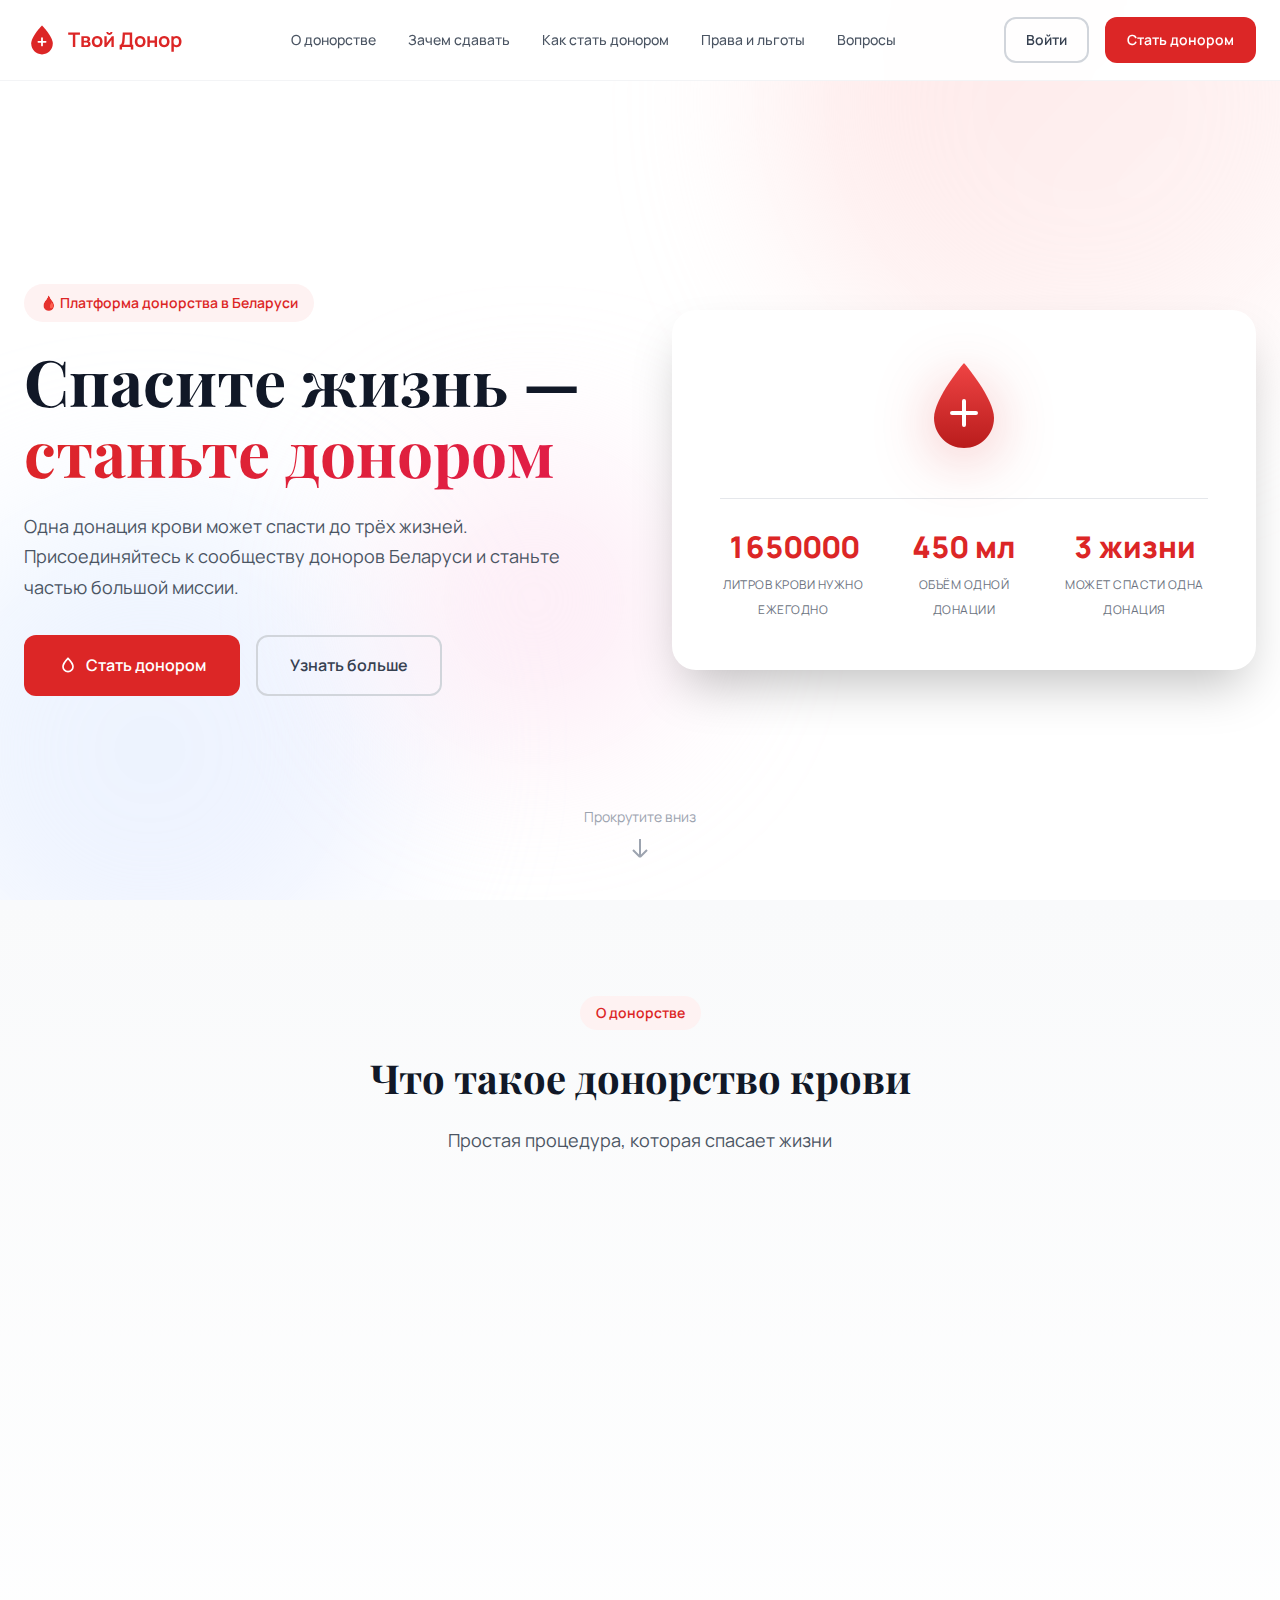
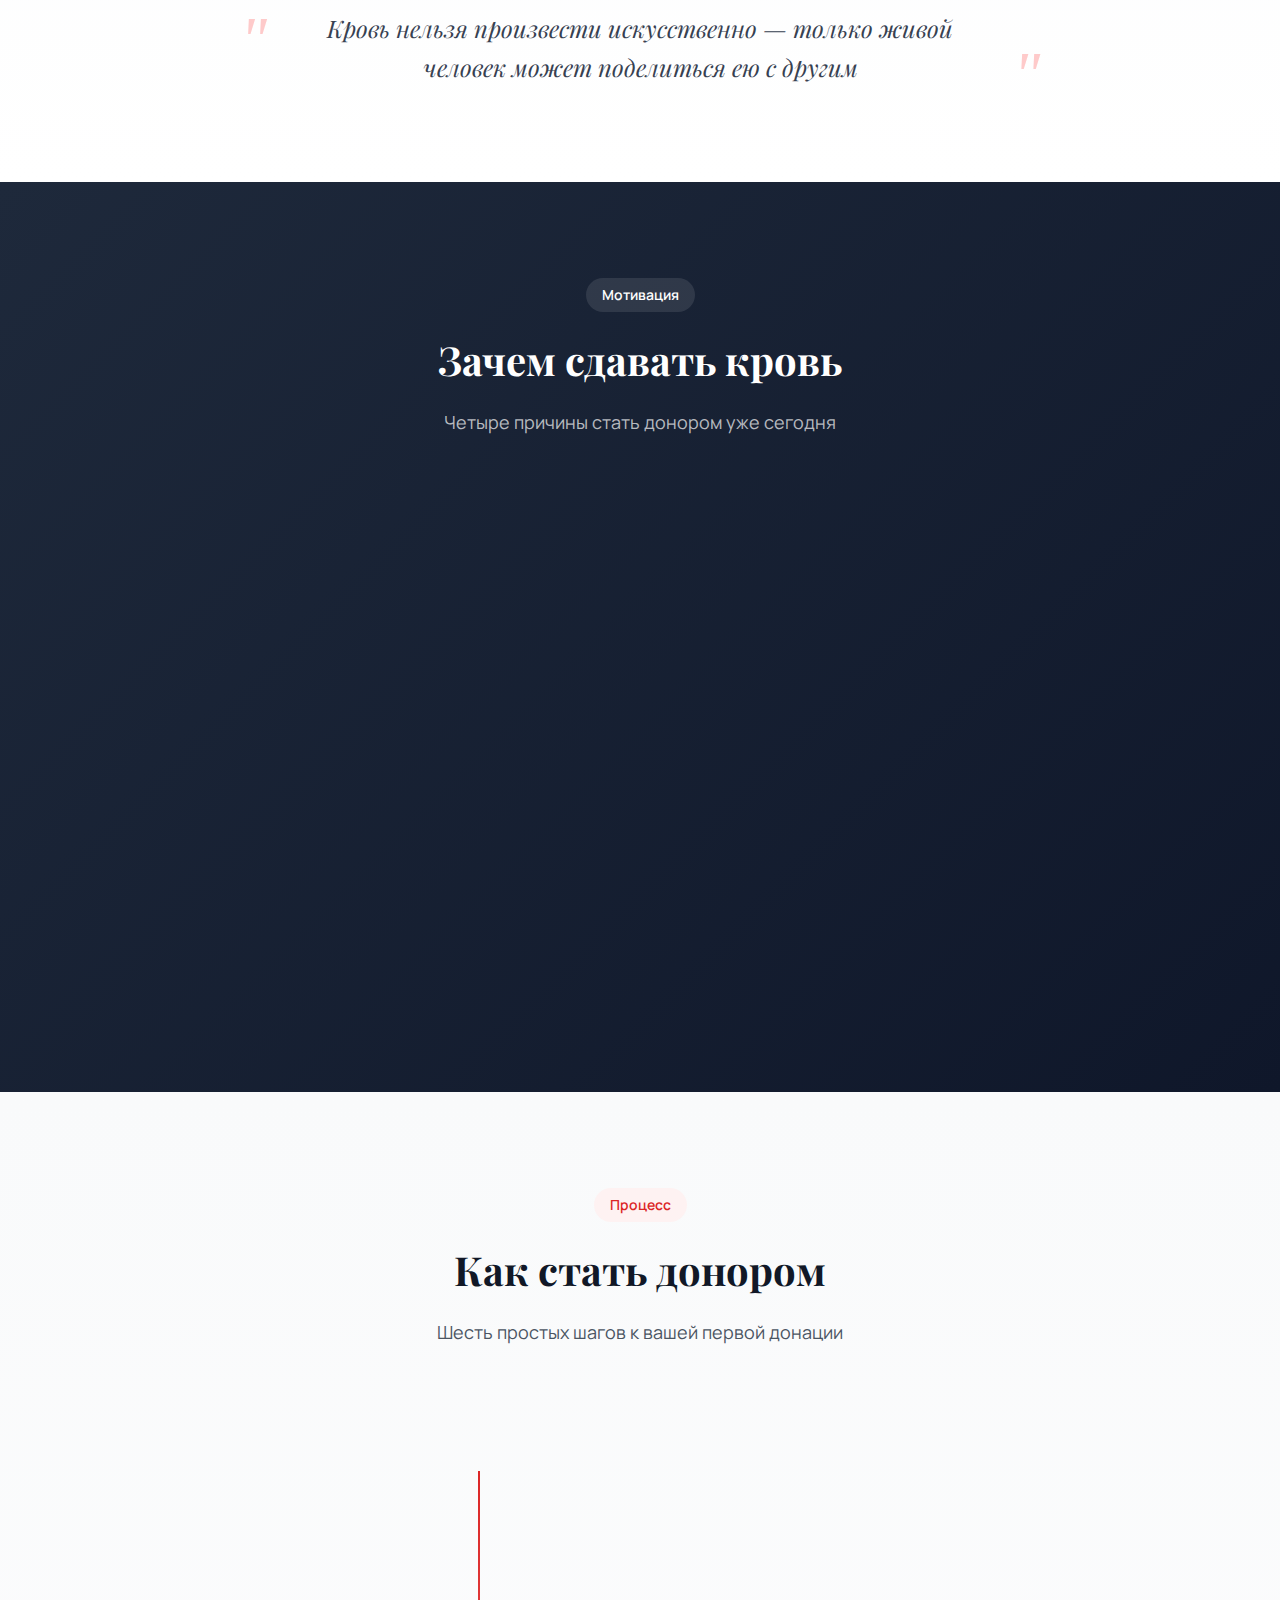
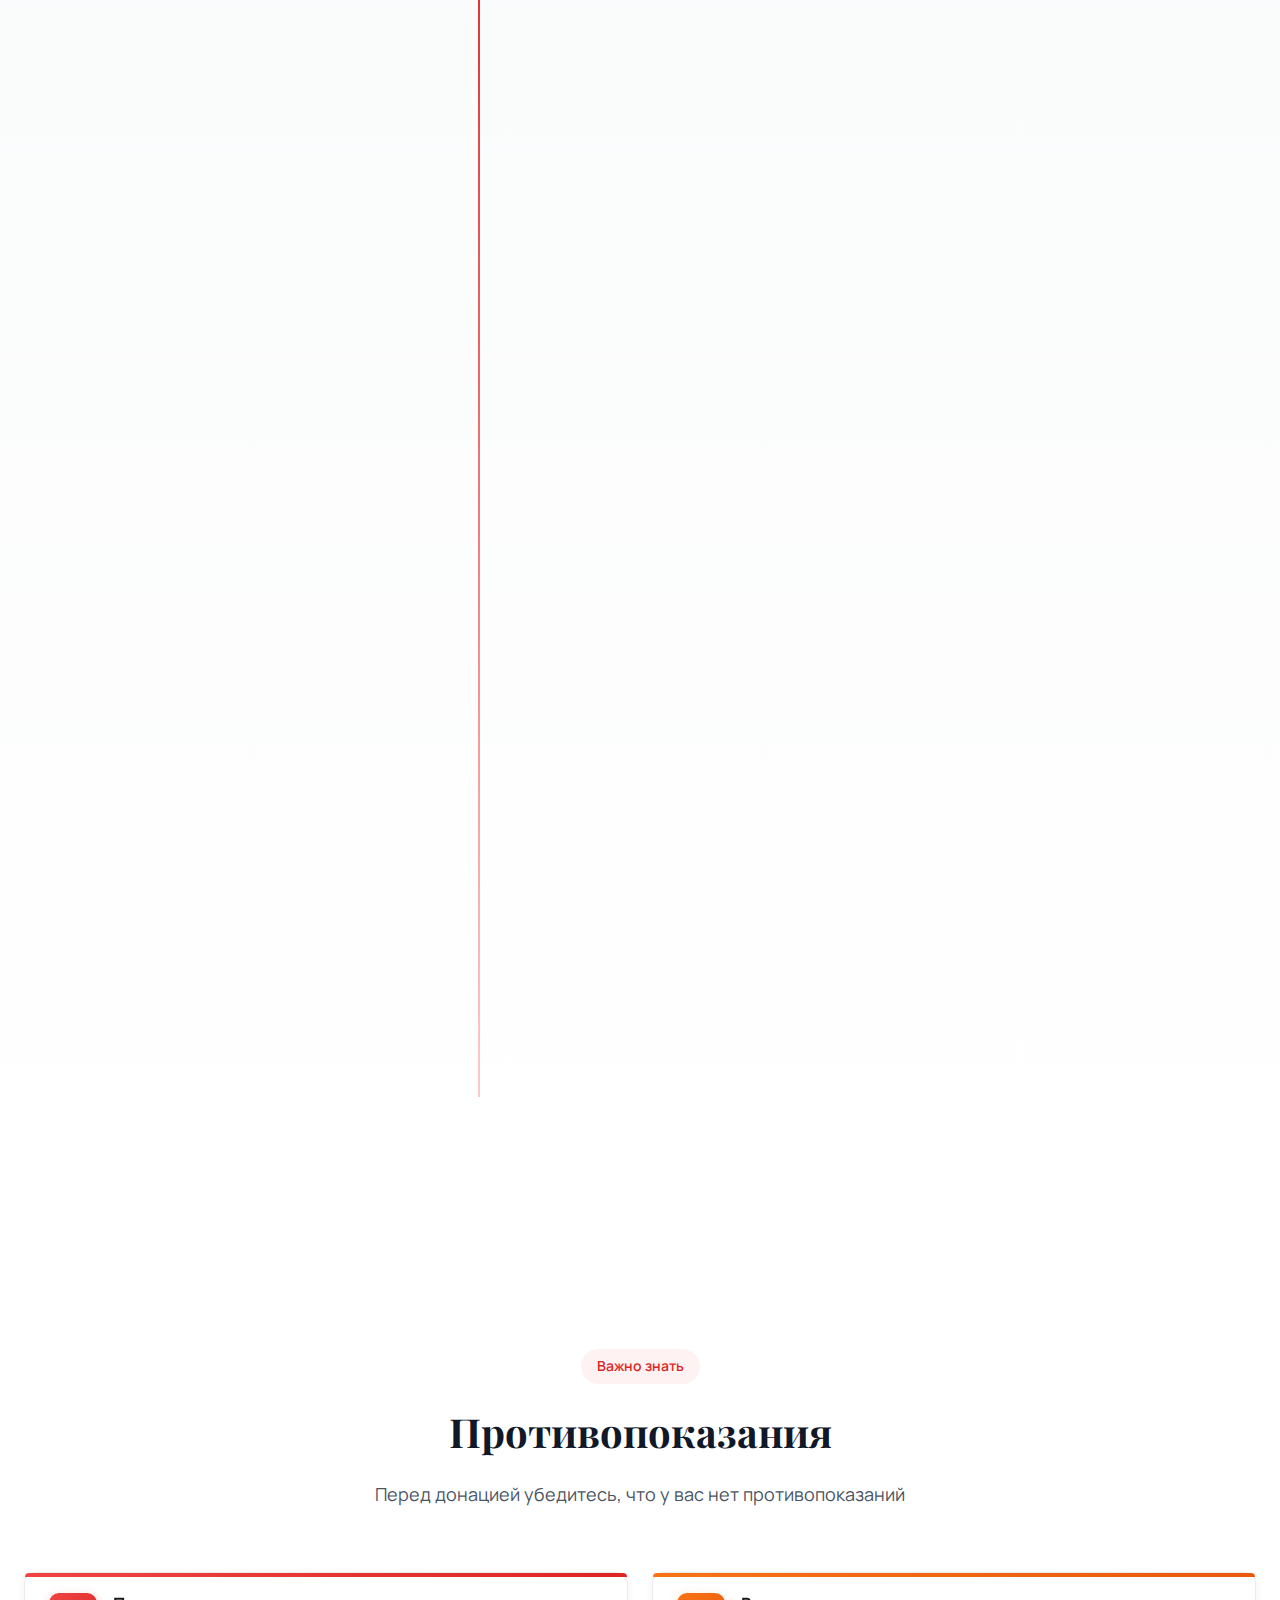
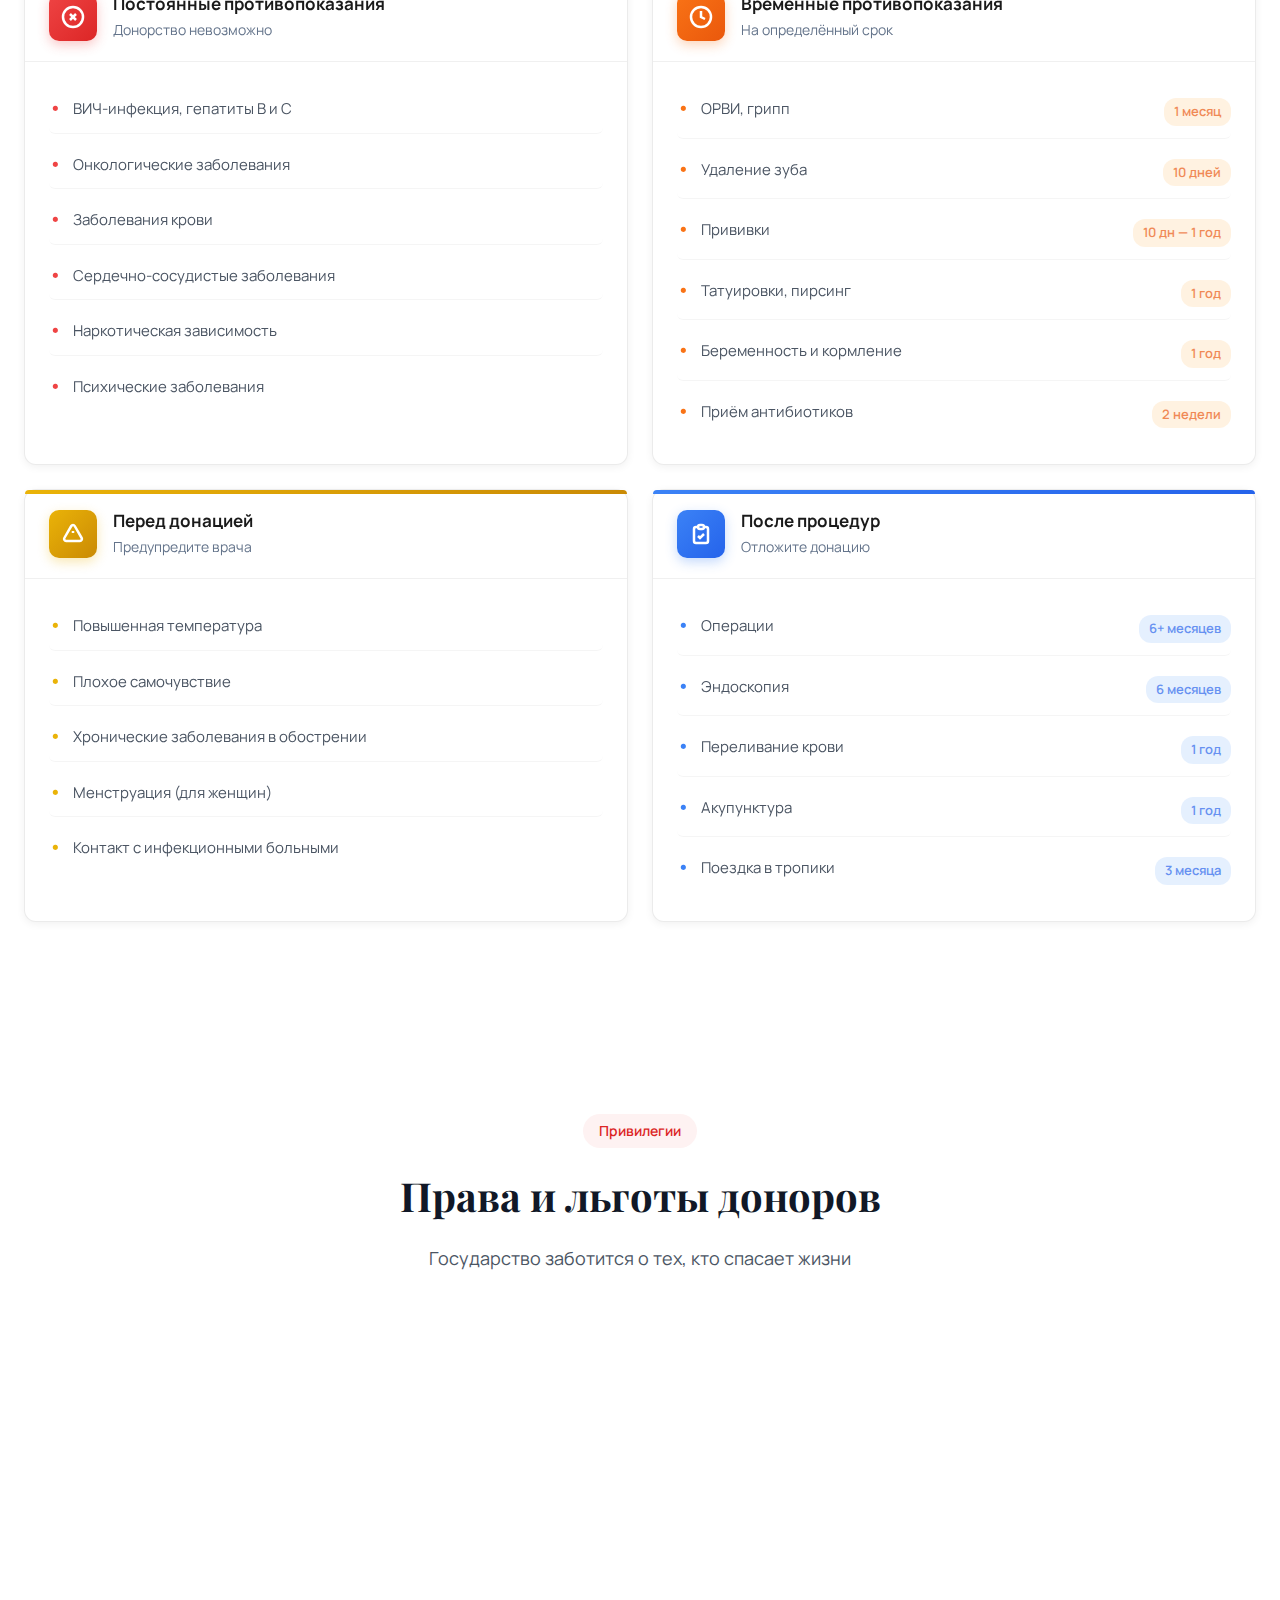
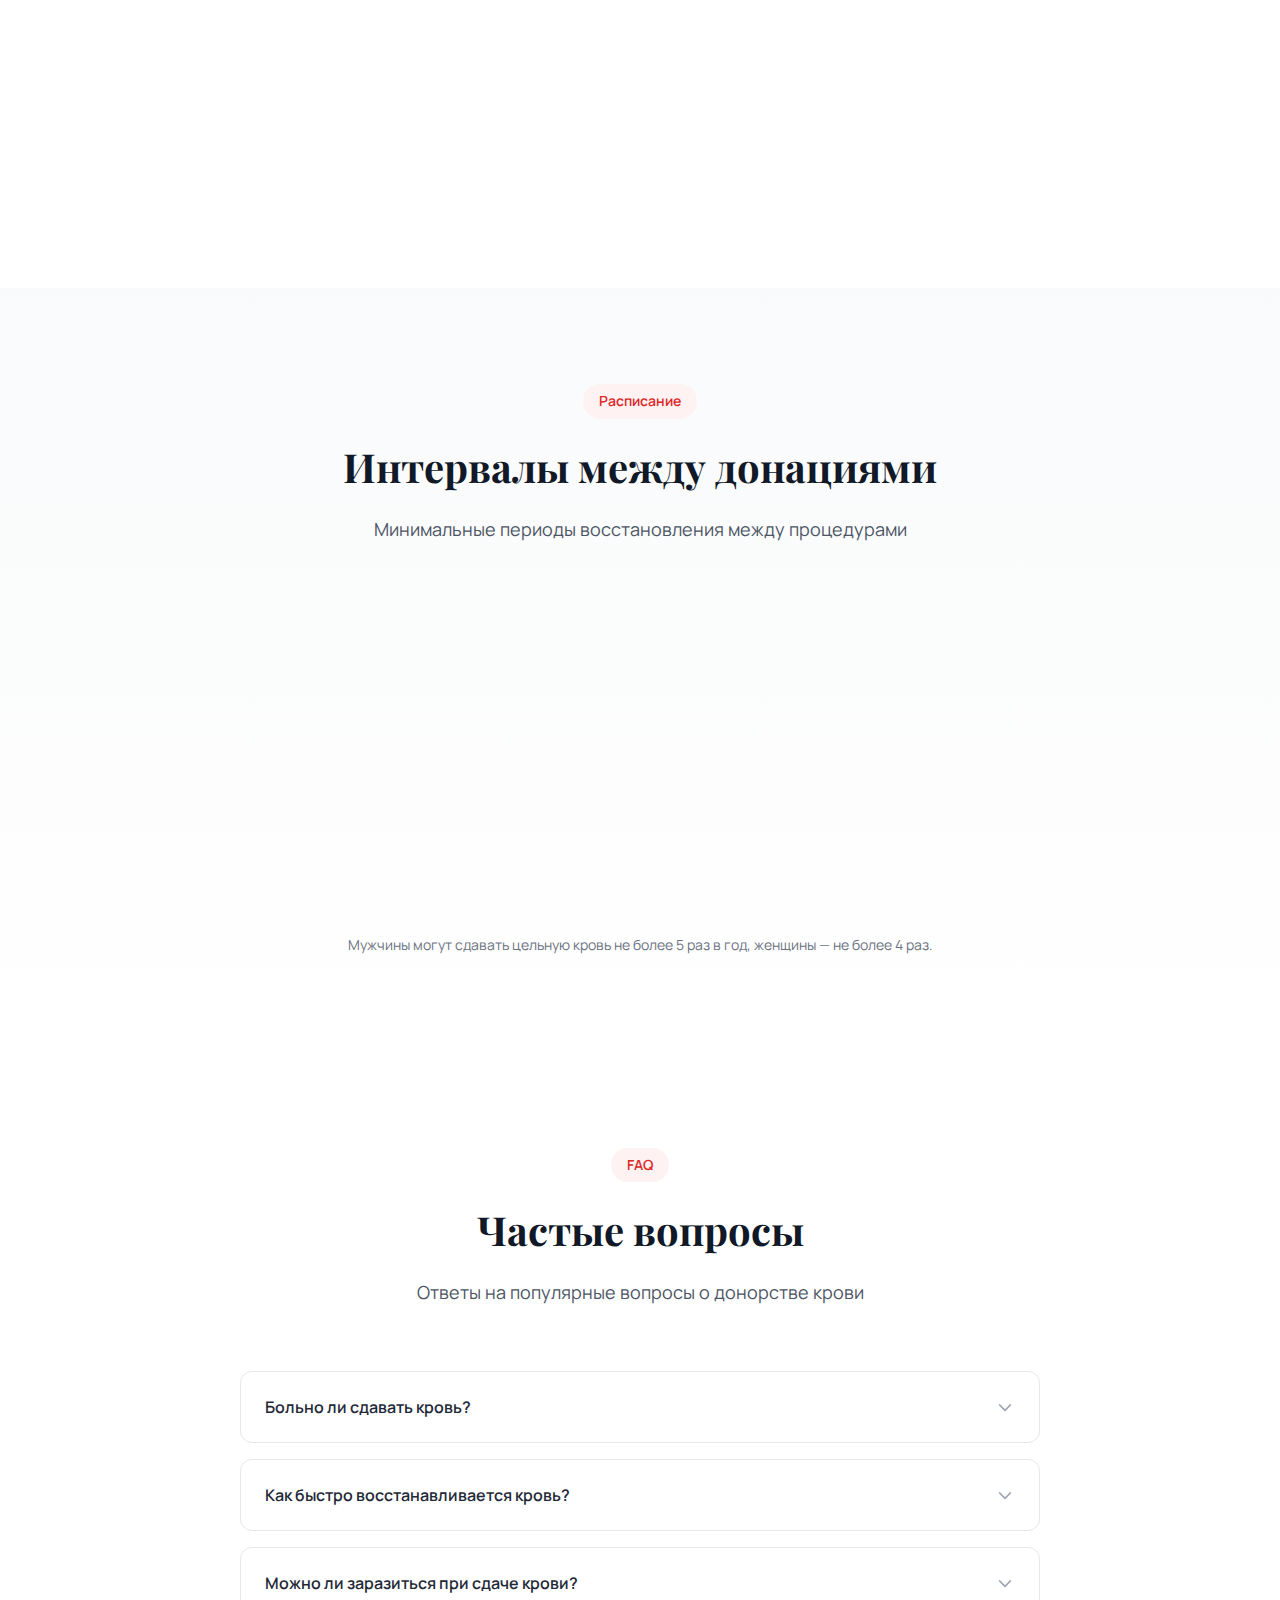
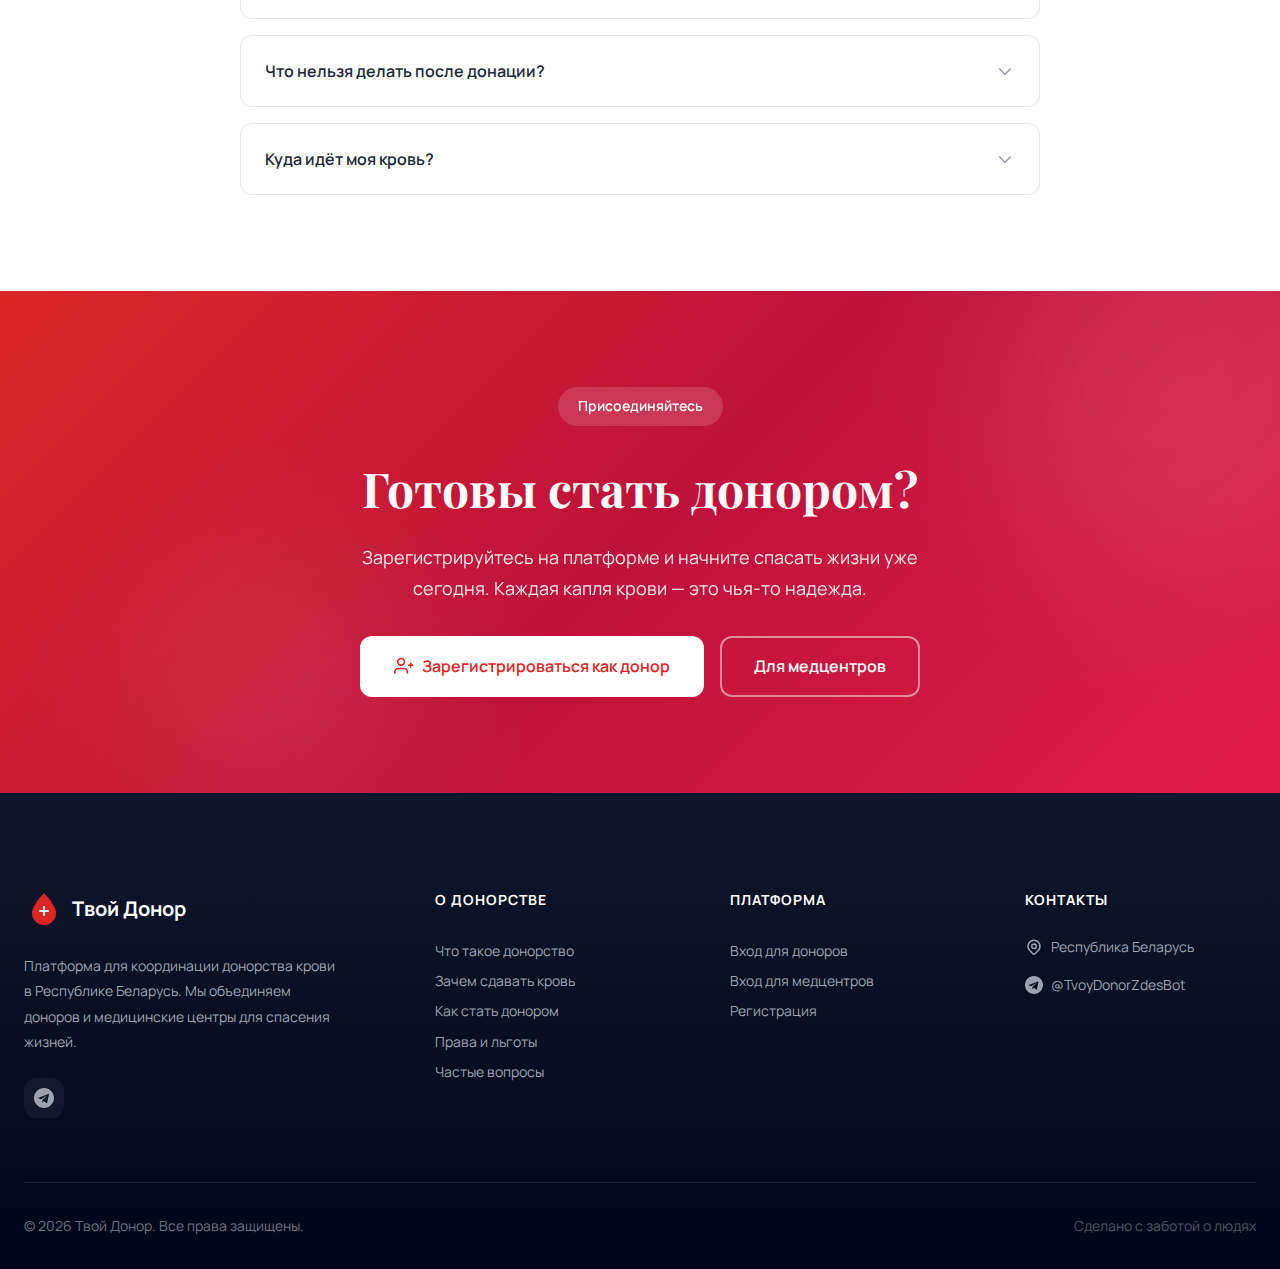
<file: website/index.html>
<!DOCTYPE html>
<html lang="ru">
<head>
    <meta charset="UTF-8">
    <meta name="viewport" content="width=device-width, initial-scale=1.0">
    <title>Твой Донор — Донорство крови в Беларуси</title>
    <link rel="preconnect" href="https://fonts.googleapis.com">
    <link rel="preconnect" href="https://fonts.gstatic.com" crossorigin>
    <link href="https://fonts.googleapis.com/css2?family=Manrope:wght@300;400;500;600;700&family=Playfair+Display:wght@400;500;600;700&display=swap" rel="stylesheet">
    <link rel="stylesheet" href="css/styles.css?v=2">
</head>
<body>
    <!-- Навигация -->
    <header class="header">
        <div class="container">
            <nav class="nav">
                <a href="index.html" class="logo">
                    <svg class="logo-icon-svg" viewBox="0 0 40 40" fill="none" width="36" height="36">
                        <path d="M20 4C20 4 8 16 8 24C8 30.627 13.373 36 20 36C26.627 36 32 30.627 32 24C32 16 20 4 20 4Z" fill="currentColor"/>
                        <path d="M16 22H24M20 18V26" stroke="white" stroke-width="2" stroke-linecap="round"/>
                    </svg>
                    <span class="logo-text">Твой Донор</span>
                </a>
                
                <div class="nav-menu">
                    <a href="#about" class="nav-link">О донорстве</a>
                    <a href="#why" class="nav-link">Зачем сдавать</a>
                    <a href="#how" class="nav-link">Как стать донором</a>
                    <a href="#rights" class="nav-link">Права и льготы</a>
                    <a href="#faq" class="nav-link">Вопросы</a>
                </div>
                
                <div class="nav-buttons" id="nav-buttons">
                    <a href="pages/auth.html" class="btn btn-outline" id="nav-login-btn">Войти</a>
                    <a href="pages/auth.html?mode=register&type=donor" class="btn btn-primary" id="nav-register-btn">Стать донором</a>
                </div>
                
                <button class="mobile-menu-btn" aria-label="Меню">
                    <span></span>
                    <span></span>
                    <span></span>
                </button>
            </nav>
        </div>
    </header>

    <!-- Герой-секция -->
    <section class="hero">
        <div class="hero-background">
            <div class="hero-blob blob-1"></div>
            <div class="hero-blob blob-2"></div>
            <div class="hero-blob blob-3"></div>
        </div>
        <div class="container">
            <div class="hero-content">
                <span class="hero-badge">🩸 Платформа донорства в Беларуси</span>
                <h1 class="hero-title">Спасите жизнь —<br><span class="text-gradient">станьте донором</span></h1>
                <p class="hero-subtitle">Одна донация крови может спасти до трёх жизней. Присоединяйтесь к сообществу доноров Беларуси и станьте частью большой миссии.</p>
                <div class="hero-buttons">
                    <a href="pages/auth.html?mode=register&type=donor" class="btn btn-primary btn-lg">
                        <svg viewBox="0 0 24 24" fill="none" stroke="currentColor" stroke-width="2">
                            <path d="M12 4C12 4 6 10 6 14a6 6 0 1012 0c0-4-6-10-6-10z"/>
                        </svg>
                        Стать донором
                    </a>
                    <a href="#about" class="btn btn-outline btn-lg">Узнать больше</a>
                </div>
            </div>
            <div class="hero-card">
                <div class="hero-card-header">
                    <svg viewBox="0 0 80 100" fill="none" class="blood-drop-svg">
                        <path d="M40 5C40 5 10 40 10 60C10 76.569 23.431 90 40 90C56.569 90 70 76.569 70 60C70 40 40 5 40 5Z" fill="url(#blood-gradient)"/>
                        <path d="M28 55H52M40 43V67" stroke="white" stroke-width="4" stroke-linecap="round"/>
                        <defs>
                            <linearGradient id="blood-gradient" x1="40" y1="5" x2="40" y2="90" gradientUnits="userSpaceOnUse">
                                <stop stop-color="#ef4444"/>
                                <stop offset="1" stop-color="#b91c1c"/>
                            </linearGradient>
                        </defs>
                    </svg>
                </div>
                <div class="hero-stats">
                    <div class="stat">
                        <span class="stat-number" data-count="4500000">4 500 000</span>
                        <span class="stat-label">литров крови нужно ежегодно</span>
                    </div>
                    <div class="stat">
                        <span class="stat-number">450 мл</span>
                        <span class="stat-label">объём одной донации</span>
                    </div>
                    <div class="stat">
                        <span class="stat-number">3 жизни</span>
                        <span class="stat-label">может спасти одна донация</span>
                    </div>
                </div>
            </div>
        </div>
        <div class="scroll-indicator">
            <span>Прокрутите вниз</span>
            <svg viewBox="0 0 24 24" fill="none" stroke="currentColor" stroke-width="2">
                <path d="M19 14l-7 7m0 0l-7-7m7 7V3"/>
            </svg>
        </div>
    </section>

    <!-- О донорстве -->
    <section id="about" class="section section-about">
        <div class="container">
            <div class="section-header">
                <span class="section-badge">О донорстве</span>
                <h2 class="section-title">Что такое донорство крови</h2>
                <p class="section-subtitle">Простая процедура, которая спасает жизни</p>
            </div>
            <div class="about-grid">
                <div class="about-card card-animate">
                    <div class="about-card-icon">
                        <svg viewBox="0 0 24 24" fill="none" stroke="currentColor" stroke-width="2">
                            <path d="M19 21V5a2 2 0 00-2-2H7a2 2 0 00-2 2v16m14 0h2m-2 0h-5m-9 0H3m2 0h5M9 7h1m-1 4h1m4-4h1m-1 4h1m-5 10v-5a1 1 0 011-1h2a1 1 0 011 1v5m-4 0h4"/>
                        </svg>
                    </div>
                    <h3>Медицинская процедура</h3>
                    <p>Донорство крови — это добровольная сдача крови и её компонентов для переливания нуждающимся пациентам. Процедура абсолютно безопасна и занимает около 15-20 минут.</p>
                </div>
                <div class="about-card card-animate">
                    <div class="about-card-icon">
                        <svg viewBox="0 0 24 24" fill="none" stroke="currentColor" stroke-width="2">
                            <path d="M3 6l3 1m0 0l-3 9a5.002 5.002 0 006.001 0M6 7l3 9M6 7l6-2m6 2l3-1m-3 1l-3 9a5.002 5.002 0 006.001 0M18 7l3 9m-3-9l-6-2m0-2v2m0 16V5m0 16H9m3 0h3"/>
                        </svg>
                    </div>
                    <h3>Законодательная база</h3>
                    <p>Донорство в Беларуси регулируется Законом «О донорстве крови и её компонентов» от 30 ноября 2010 г. Государство гарантирует защиту прав и интересов доноров.</p>
                </div>
                <div class="about-card card-animate">
                    <div class="about-card-icon">
                        <svg viewBox="0 0 24 24" fill="none" stroke="currentColor" stroke-width="2">
                            <path d="M9 12l2 2 4-4m5.618-4.016A11.955 11.955 0 0112 2.944a11.955 11.955 0 01-8.618 3.04A12.02 12.02 0 003 9c0 5.591 3.824 10.29 9 11.622 5.176-1.332 9-6.03 9-11.622 0-1.042-.133-2.052-.382-3.016z"/>
                        </svg>
                    </div>
                    <h3>Полная безопасность</h3>
                    <p>Используется только одноразовое стерильное оборудование. Каждая донация проходит обязательное тестирование на инфекции. Риск для здоровья донора минимален.</p>
                </div>
            </div>
            <div class="about-quote">
                <blockquote>Кровь нельзя произвести искусственно — только живой человек может поделиться ею с другим</blockquote>
            </div>
        </div>
    </section>

    <!-- Зачем сдавать -->
    <section id="why" class="section section-why">
        <div class="container">
            <div class="section-header">
                <span class="section-badge">Мотивация</span>
                <h2 class="section-title">Зачем сдавать кровь</h2>
                <p class="section-subtitle">Четыре причины стать донором уже сегодня</p>
            </div>
            <div class="reasons-grid">
                <div class="reason-card card-animate">
                    <div class="reason-number">01</div>
                    <div class="reason-icon">
                        <svg viewBox="0 0 24 24" fill="none" stroke="currentColor" stroke-width="2">
                            <path d="M4.318 6.318a4.5 4.5 0 000 6.364L12 20.364l7.682-7.682a4.5 4.5 0 00-6.364-6.364L12 7.636l-1.318-1.318a4.5 4.5 0 00-6.364 0z"/>
                        </svg>
                    </div>
                    <h3>Спасение жизней</h3>
                    <p>Переливание крови необходимо при операциях, травмах, онкологических заболеваниях, родах с осложнениями. Искусственных заменителей крови не существует.</p>
                </div>
                <div class="reason-card card-animate">
                    <div class="reason-number">02</div>
                    <div class="reason-icon">
                        <svg viewBox="0 0 24 24" fill="none" stroke="currentColor" stroke-width="2">
                            <path d="M9 12l2 2 4-4m6 2a9 9 0 11-18 0 9 9 0 0118 0z"/>
                        </svg>
                    </div>
                    <h3>Польза для здоровья</h3>
                    <p>Регулярное донорство стимулирует обновление крови, снижает риск сердечно-сосудистых заболеваний, помогает контролировать уровень железа в организме.</p>
                </div>
                <div class="reason-card card-animate">
                    <div class="reason-number">03</div>
                    <div class="reason-icon">
                        <svg viewBox="0 0 24 24" fill="none" stroke="currentColor" stroke-width="2">
                            <path d="M9 5H7a2 2 0 00-2 2v12a2 2 0 002 2h10a2 2 0 002-2V7a2 2 0 00-2-2h-2M9 5a2 2 0 002 2h2a2 2 0 002-2M9 5a2 2 0 012-2h2a2 2 0 012 2m-6 9l2 2 4-4"/>
                        </svg>
                    </div>
                    <h3>Бесплатное обследование</h3>
                    <p>Перед каждой донацией проводится медицинское обследование: измерение давления, пульса, температуры, анализ крови на инфекции и группу.</p>
                </div>
                <div class="reason-card card-animate">
                    <div class="reason-number">04</div>
                    <div class="reason-icon">
                        <svg viewBox="0 0 24 24" fill="none" stroke="currentColor" stroke-width="2">
                            <path d="M17 20h5v-2a3 3 0 00-5.356-1.857M17 20H7m10 0v-2c0-.656-.126-1.283-.356-1.857M7 20H2v-2a3 3 0 015.356-1.857M7 20v-2c0-.656.126-1.283.356-1.857m0 0a5.002 5.002 0 019.288 0M15 7a3 3 0 11-6 0 3 3 0 016 0zm6 3a2 2 0 11-4 0 2 2 0 014 0zM7 10a2 2 0 11-4 0 2 2 0 014 0z"/>
                        </svg>
                    </div>
                    <h3>Социальная ответственность</h3>
                    <p>Донорство — это акт гражданской сознательности. Вы становитесь частью сообщества людей, которые делают мир лучше.</p>
                </div>
            </div>
        </div>
    </section>

    <!-- Как стать донором -->
    <section id="how" class="section section-howto">
        <div class="container">
            <div class="section-header">
                <span class="section-badge">Процесс</span>
                <h2 class="section-title">Как стать донором</h2>
                <p class="section-subtitle">Шесть простых шагов к вашей первой донации</p>
            </div>

            <div class="howto-content">
                <div class="requirements-card card-animate">
                    <div class="requirements-header">
                        <svg viewBox="0 0 24 24" fill="none" stroke="currentColor" stroke-width="2">
                            <path d="M9 12l2 2 4-4m5.618-4.016A11.955 11.955 0 0112 2.944a11.955 11.955 0 01-8.618 3.04A12.02 12.02 0 003 9c0 5.591 3.824 10.29 9 11.622 5.176-1.332 9-6.03 9-11.622 0-1.042-.133-2.052-.382-3.016z"/>
                        </svg>
                        <h3>Требования к донору</h3>
                    </div>
                    <ul class="requirements-list">
                        <li>
                            <svg viewBox="0 0 24 24" fill="currentColor"><path d="M9 12l2 2 4-4"/></svg>
                            Возраст от 18 до 60 лет
                        </li>
                        <li>
                            <svg viewBox="0 0 24 24" fill="currentColor"><path d="M9 12l2 2 4-4"/></svg>
                            Вес не менее 55 кг
                        </li>
                        <li>
                            <svg viewBox="0 0 24 24" fill="currentColor"><path d="M9 12l2 2 4-4"/></svg>
                            Гражданство или вид на жительство в Беларуси
                        </li>
                        <li>
                            <svg viewBox="0 0 24 24" fill="currentColor"><path d="M9 12l2 2 4-4"/></svg>
                            Отсутствие противопоказаний
                        </li>
                    </ul>
                </div>

                <div class="steps-timeline">
                    <div class="step-item card-animate">
                        <div class="step-number">01</div>
                        <div class="step-content">
                            <h3>Подготовка</h3>
                            <p>За 48 часов откажитесь от алкоголя, за 72 часа — от лекарств. Накануне исключите жирную пищу. Выспитесь и позавтракайте лёгкой едой.</p>
                        </div>
                        <div class="step-icon">
                            <svg viewBox="0 0 24 24" fill="none" stroke="currentColor" stroke-width="2">
                                <path d="M12 8v4l3 3m6-3a9 9 0 11-18 0 9 9 0 0118 0z"/>
                            </svg>
                        </div>
                    </div>
                    <div class="step-item card-animate">
                        <div class="step-number">02</div>
                        <div class="step-content">
                            <h3>Документы</h3>
                            <p>Возьмите паспорт или другой документ, удостоверяющий личность. Военнообязанные — военный билет.</p>
                        </div>
                        <div class="step-icon">
                            <svg viewBox="0 0 24 24" fill="none" stroke="currentColor" stroke-width="2">
                                <path d="M10 6H5a2 2 0 00-2 2v9a2 2 0 002 2h14a2 2 0 002-2V8a2 2 0 00-2-2h-5m-4 0V5a2 2 0 114 0v1m-4 0a2 2 0 104 0m-5 8a2 2 0 100-4 2 2 0 000 4zm0 0c1.306 0 2.417.835 2.83 2M9 14a3.001 3.001 0 00-2.83 2M15 11h3m-3 4h2"/>
                            </svg>
                        </div>
                    </div>
                    <div class="step-item card-animate">
                        <div class="step-number">03</div>
                        <div class="step-content">
                            <h3>Регистрация</h3>
                            <p>Заполните анкету донора в регистратуре. Укажите информацию о здоровье, перенесённых заболеваниях, принимаемых препаратах.</p>
                        </div>
                        <div class="step-icon">
                            <svg viewBox="0 0 24 24" fill="none" stroke="currentColor" stroke-width="2">
                                <path d="M9 5H7a2 2 0 00-2 2v12a2 2 0 002 2h10a2 2 0 002-2V7a2 2 0 00-2-2h-2M9 5a2 2 0 002 2h2a2 2 0 002-2M9 5a2 2 0 012-2h2a2 2 0 012 2m-3 7h3m-3 4h3m-6-4h.01M9 16h.01"/>
                            </svg>
                        </div>
                    </div>
                    <div class="step-item card-animate">
                        <div class="step-number">04</div>
                        <div class="step-content">
                            <h3>Обследование</h3>
                            <p>Пройдите осмотр у врача-трансфузиолога. Вам измерят давление, пульс, температуру, возьмут кровь из пальца на анализ.</p>
                        </div>
                        <div class="step-icon">
                            <svg viewBox="0 0 24 24" fill="none" stroke="currentColor" stroke-width="2">
                                <path d="M4.318 6.318a4.5 4.5 0 000 6.364L12 20.364l7.682-7.682a4.5 4.5 0 00-6.364-6.364L12 7.636l-1.318-1.318a4.5 4.5 0 00-6.364 0z"/>
                            </svg>
                        </div>
                    </div>
                    <div class="step-item card-animate">
                        <div class="step-number">05</div>
                        <div class="step-content">
                            <h3>Донация</h3>
                            <p>Процедура занимает 10-15 минут. Забор производится из вены в стерильную систему. Объём — около 450 мл.</p>
                        </div>
                        <div class="step-icon">
                            <svg viewBox="0 0 24 24" fill="none" stroke="currentColor" stroke-width="2">
                                <path d="M12 4C12 4 6 10 6 14a6 6 0 1012 0c0-4-6-10-6-10z"/>
                            </svg>
                        </div>
                    </div>
                    <div class="step-item card-animate">
                        <div class="step-number">06</div>
                        <div class="step-content">
                            <h3>Восстановление</h3>
                            <p>Отдохните 10-15 минут, выпейте сладкий чай. Избегайте физических нагрузок в день донации. Полное восстановление — за 2-3 дня.</p>
                        </div>
                        <div class="step-icon">
                            <svg viewBox="0 0 24 24" fill="none" stroke="currentColor" stroke-width="2">
                                <path d="M9 12l2 2 4-4m6 2a9 9 0 11-18 0 9 9 0 0118 0z"/>
                            </svg>
                        </div>
                    </div>
                </div>
            </div>
        </div>
    </section>

    <!-- Противопоказания -->
    <section class="section section-alt">
        <div class="container">
            <div class="section-header">
                <span class="section-badge">Важно знать</span>
                <h2 class="section-title">Противопоказания</h2>
                <p class="section-subtitle">Перед донацией убедитесь, что у вас нет противопоказаний</p>
            </div>
            
            <div class="contra-grid">
                <!-- Постоянные противопоказания -->
                <div class="contra-card type-permanent">
                    <div class="contra-card-header">
                        <div class="contra-icon-wrapper">
                            <svg class="contra-icon" viewBox="0 0 24 24" fill="none" stroke="currentColor" stroke-width="2">
                                <circle cx="12" cy="12" r="10"/>
                                <line x1="15" y1="9" x2="9" y2="15"/>
                                <line x1="9" y1="9" x2="15" y2="15"/>
                            </svg>
                        </div>
                        <div class="contra-header-text">
                            <h3 class="contra-title">Постоянные противопоказания</h3>
                            <p class="contra-subtitle">Донорство невозможно</p>
                        </div>
                    </div>
                    <ul class="contra-list">
                        <li>ВИЧ-инфекция, гепатиты B и C</li>
                        <li>Онкологические заболевания</li>
                        <li>Заболевания крови</li>
                        <li>Сердечно-сосудистые заболевания</li>
                        <li>Наркотическая зависимость</li>
                        <li>Психические заболевания</li>
                    </ul>
                </div>

                <!-- Временные противопоказания -->
                <div class="contra-card type-temporary">
                    <div class="contra-card-header">
                        <div class="contra-icon-wrapper">
                            <svg class="contra-icon" viewBox="0 0 24 24" fill="none" stroke="currentColor" stroke-width="2">
                                <circle cx="12" cy="12" r="10"/>
                                <polyline points="12 6 12 12 16 14"/>
                            </svg>
                        </div>
                        <div class="contra-header-text">
                            <h3 class="contra-title">Временные противопоказания</h3>
                            <p class="contra-subtitle">На определённый срок</p>
                        </div>
                    </div>
                    <ul class="contra-list">
                        <li data-period="1 месяц">ОРВИ, грипп <span class="period-badge">1 месяц</span></li>
                        <li data-period="10 дней">Удаление зуба <span class="period-badge">10 дней</span></li>
                        <li data-period="10 дн — 1 год">Прививки <span class="period-badge">10 дн — 1 год</span></li>
                        <li data-period="1 год">Татуировки, пирсинг <span class="period-badge">1 год</span></li>
                        <li data-period="1 год">Беременность и кормление <span class="period-badge">1 год</span></li>
                        <li data-period="2 недели">Приём антибиотиков <span class="period-badge">2 недели</span></li>
                    </ul>
                </div>

                <!-- Перед донацией -->
                <div class="contra-card type-before-donation">
                    <div class="contra-card-header">
                        <div class="contra-icon-wrapper">
                            <svg class="contra-icon" viewBox="0 0 24 24" fill="none" stroke="currentColor" stroke-width="2">
                                <path d="M12 9v2m0 4h.01m-6.938 4h13.856c1.54 0 2.502-1.667 1.732-3L13.732 4c-.77-1.333-2.694-1.333-3.464 0L3.34 16c-.77 1.333.192 3 1.732 3z"/>
                            </svg>
                        </div>
                        <div class="contra-header-text">
                            <h3 class="contra-title">Перед донацией</h3>
                            <p class="contra-subtitle">Предупредите врача</p>
                        </div>
                    </div>
                    <ul class="contra-list">
                        <li>Повышенная температура</li>
                        <li>Плохое самочувствие</li>
                        <li>Хронические заболевания в обострении</li>
                        <li>Менструация (для женщин)</li>
                        <li>Контакт с инфекционными больными</li>
                    </ul>
                </div>

                <!-- После процедур -->
                <div class="contra-card type-after-procedures">
                    <div class="contra-card-header">
                        <div class="contra-icon-wrapper">
                            <svg class="contra-icon" viewBox="0 0 24 24" fill="none" stroke="currentColor" stroke-width="2">
                                <path d="M9 5H7a2 2 0 00-2 2v12a2 2 0 002 2h10a2 2 0 002-2V7a2 2 0 00-2-2h-2M9 5a2 2 0 002 2h2a2 2 0 002-2M9 5a2 2 0 012-2h2a2 2 0 012 2m-6 9l2 2 4-4"/>
                            </svg>
                        </div>
                        <div class="contra-header-text">
                            <h3 class="contra-title">После процедур</h3>
                            <p class="contra-subtitle">Отложите донацию</p>
                        </div>
                    </div>
                    <ul class="contra-list">
                        <li data-period="6+ месяцев">Операции <span class="period-badge">6+ месяцев</span></li>
                        <li data-period="6 месяцев">Эндоскопия <span class="period-badge">6 месяцев</span></li>
                        <li data-period="1 год">Переливание крови <span class="period-badge">1 год</span></li>
                        <li data-period="1 год">Акупунктура <span class="period-badge">1 год</span></li>
                        <li data-period="3 месяца">Поездка в тропики <span class="period-badge">3 месяца</span></li>
                    </ul>
                </div>
            </div>
        </div>
    </section>

    <!-- Права и льготы -->
    <section id="rights" class="section section-rights">
        <div class="container">
            <div class="section-header">
                <span class="section-badge">Привилегии</span>
                <h2 class="section-title">Права и льготы доноров</h2>
                <p class="section-subtitle">Государство заботится о тех, кто спасает жизни</p>
            </div>
            <div class="rights-grid">
                <div class="right-card card-animate">
                    <div class="right-icon">
                        <svg viewBox="0 0 24 24" fill="none" stroke="currentColor" stroke-width="2">
                            <path d="M3 3h2l.4 2M7 13h10l4-8H5.4M7 13L5.4 5M7 13l-2.293 2.293c-.63.63-.184 1.707.707 1.707H17m0 0a2 2 0 100 4 2 2 0 000-4zm-8 2a2 2 0 11-4 0 2 2 0 014 0z"/>
                        </svg>
                    </div>
                    <h4>Питание</h4>
                    <p>Бесплатное питание или денежная компенсация в день донации</p>
                </div>
                <div class="right-card card-animate">
                    <div class="right-icon">
                        <svg viewBox="0 0 24 24" fill="none" stroke="currentColor" stroke-width="2">
                            <path d="M8 7V3m8 4V3m-9 8h10M5 21h14a2 2 0 002-2V7a2 2 0 00-2-2H5a2 2 0 00-2 2v12a2 2 0 002 2z"/>
                        </svg>
                    </div>
                    <h4>Выходные дни</h4>
                    <p>День донации + дополнительный день отдыха с сохранением зарплаты</p>
                </div>
                <div class="right-card card-animate">
                    <div class="right-icon">
                        <svg viewBox="0 0 24 24" fill="none" stroke="currentColor" stroke-width="2">
                            <path d="M5 3v4M3 5h4M6 17v4m-2-2h4m5-16l2.286 6.857L21 12l-5.714 2.143L13 21l-2.286-6.857L5 12l5.714-2.143L13 3z"/>
                        </svg>
                    </div>
                    <h4>Почётный донор</h4>
                    <p>Звание присваивается после 40 донаций цельной крови или 80 донаций плазмы</p>
                </div>
                <div class="right-card card-animate">
                    <div class="right-icon">
                        <svg viewBox="0 0 24 24" fill="none" stroke="currentColor" stroke-width="2">
                            <path d="M12 8c-1.657 0-3 .895-3 2s1.343 2 3 2 3 .895 3 2-1.343 2-3 2m0-8c1.11 0 2.08.402 2.599 1M12 8V7m0 1v8m0 0v1m0-1c-1.11 0-2.08-.402-2.599-1M21 12a9 9 0 11-18 0 9 9 0 0118 0z"/>
                        </svg>
                    </div>
                    <h4>Выплаты</h4>
                    <p>Почётные доноры получают ежегодную денежную выплату</p>
                </div>
                <div class="right-card card-animate">
                    <div class="right-icon">
                        <svg viewBox="0 0 24 24" fill="none" stroke="currentColor" stroke-width="2">
                            <path d="M19 21V5a2 2 0 00-2-2H7a2 2 0 00-2 2v16m14 0h2m-2 0h-5m-9 0H3m2 0h5M9 7h1m-1 4h1m4-4h1m-1 4h1m-5 10v-5a1 1 0 011-1h2a1 1 0 011 1v5m-4 0h4"/>
                        </svg>
                    </div>
                    <h4>Медпомощь</h4>
                    <p>Внеочередное оказание медицинской помощи в государственных учреждениях</p>
                </div>
                <div class="right-card card-animate">
                    <div class="right-icon">
                        <svg viewBox="0 0 24 24" fill="none" stroke="currentColor" stroke-width="2">
                            <path d="M15 5v2m0 4v2m0 4v2M5 5a2 2 0 00-2 2v3a2 2 0 110 4v3a2 2 0 002 2h14a2 2 0 002-2v-3a2 2 0 110-4V7a2 2 0 00-2-2H5z"/>
                        </svg>
                    </div>
                    <h4>Путёвки</h4>
                    <p>Первоочередное приобретение путёвок на санаторно-курортное лечение</p>
                </div>
            </div>
        </div>
    </section>

    <!-- Интервалы между донациями -->
    <section class="section section-intervals">
        <div class="container">
            <div class="section-header">
                <span class="section-badge">Расписание</span>
                <h2 class="section-title">Интервалы между донациями</h2>
                <p class="section-subtitle">Минимальные периоды восстановления между процедурами</p>
            </div>
            <div class="intervals-table card-animate">
                <table>
                    <thead>
                        <tr>
                            <th>Предыдущая донация</th>
                            <th>Цельная кровь</th>
                            <th>Плазма</th>
                            <th>Тромбоциты</th>
                        </tr>
                    </thead>
                    <tbody>
                        <tr>
                            <td>Цельная кровь</td>
                            <td>60 дней</td>
                            <td>30 дней</td>
                            <td>30 дней</td>
                        </tr>
                        <tr>
                            <td>Плазма</td>
                            <td>14 дней</td>
                            <td>14 дней</td>
                            <td>14 дней</td>
                        </tr>
                        <tr>
                            <td>Тромбоциты</td>
                            <td>14 дней</td>
                            <td>14 дней</td>
                            <td>14 дней</td>
                        </tr>
                    </tbody>
                </table>
            </div>
            <p class="intervals-note">Мужчины могут сдавать цельную кровь не более 5 раз в год, женщины — не более 4 раз.</p>
        </div>
    </section>

    <!-- FAQ -->
    <section id="faq" class="section section-faq">
        <div class="container">
            <div class="section-header">
                <span class="section-badge">FAQ</span>
                <h2 class="section-title">Частые вопросы</h2>
                <p class="section-subtitle">Ответы на популярные вопросы о донорстве крови</p>
            </div>
            <div class="faq-list">
                <div class="faq-item">
                    <button class="faq-question">
                        Больно ли сдавать кровь?
                        <svg class="faq-icon" viewBox="0 0 24 24" fill="none" stroke="currentColor" stroke-width="2"><path d="M19 9l-7 7-7-7"/></svg>
                    </button>
                    <div class="faq-answer">
                        <p>Укол иглой ощущается как лёгкий укус комара. Сама процедура безболезненна. Современные иглы очень тонкие и острые, что минимизирует дискомфорт.</p>
                    </div>
                </div>
                <div class="faq-item">
                    <button class="faq-question">
                        Как быстро восстанавливается кровь?
                        <svg class="faq-icon" viewBox="0 0 24 24" fill="none" stroke="currentColor" stroke-width="2"><path d="M19 9l-7 7-7-7"/></svg>
                    </button>
                    <div class="faq-answer">
                        <p>Объём плазмы восстанавливается за 24-48 часов. Эритроциты полностью восстанавливаются за 4-6 недель. Именно поэтому интервал между донациями цельной крови составляет 60 дней.</p>
                    </div>
                </div>
                <div class="faq-item">
                    <button class="faq-question">
                        Можно ли заразиться при сдаче крови?
                        <svg class="faq-icon" viewBox="0 0 24 24" fill="none" stroke="currentColor" stroke-width="2"><path d="M19 9l-7 7-7-7"/></svg>
                    </button>
                    <div class="faq-answer">
                        <p>Нет. Используется только одноразовое стерильное оборудование. Системы для забора крови вскрываются при вас и утилизируются после использования.</p>
                    </div>
                </div>
                <div class="faq-item">
                    <button class="faq-question">
                        Что нельзя делать после донации?
                        <svg class="faq-icon" viewBox="0 0 24 24" fill="none" stroke="currentColor" stroke-width="2"><path d="M19 9l-7 7-7-7"/></svg>
                    </button>
                    <div class="faq-answer">
                        <p>В день донации избегайте: интенсивных физических нагрузок, алкоголя, бани и сауны, вождения автомобиля (первые 2 часа). Пейте больше жидкости, ешьте полноценно.</p>
                    </div>
                </div>
                <div class="faq-item">
                    <button class="faq-question">
                        Куда идёт моя кровь?
                        <svg class="faq-icon" viewBox="0 0 24 24" fill="none" stroke="currentColor" stroke-width="2"><path d="M19 9l-7 7-7-7"/></svg>
                    </button>
                    <div class="faq-answer">
                        <p>Донорская кровь разделяется на компоненты: эритроциты, плазму, тромбоциты. Они переливаются пациентам при операциях, травмах, онкологии, заболеваниях крови, осложнённых родах.</p>
                    </div>
                </div>
            </div>
        </div>
    </section>

    <!-- Призыв к действию -->
    <section class="section cta-section">
        <div class="cta-background">
            <div class="cta-blob cta-blob-1"></div>
            <div class="cta-blob cta-blob-2"></div>
        </div>
        <div class="container">
            <div class="cta-content">
                <span class="cta-badge">Присоединяйтесь</span>
                <h2>Готовы стать донором?</h2>
                <p>Зарегистрируйтесь на платформе и начните спасать жизни уже сегодня. Каждая капля крови — это чья-то надежда.</p>
                <div class="cta-buttons">
                    <a href="pages/auth.html?mode=register&type=donor" class="btn btn-white btn-lg">
                        <svg viewBox="0 0 24 24" fill="none" stroke="currentColor" stroke-width="2">
                            <path d="M16 21v-2a4 4 0 00-4-4H5a4 4 0 00-4 4v2"/>
                            <circle cx="8.5" cy="7" r="4"/>
                            <line x1="20" y1="8" x2="20" y2="14"/>
                            <line x1="23" y1="11" x2="17" y2="11"/>
                        </svg>
                        Зарегистрироваться как донор
                    </a>
                    <a href="pages/auth.html?type=medcenter" class="btn btn-outline-white btn-lg">Для медцентров</a>
                </div>
            </div>
        </div>
    </section>

    <!-- Футер -->
    <footer class="footer">
        <div class="container">
            <div class="footer-main">
                <div class="footer-brand">
                    <a href="index.html" class="logo">
                        <svg class="logo-icon-svg" viewBox="0 0 40 40" fill="none">
                            <path d="M20 4C20 4 8 16 8 24C8 30.627 13.373 36 20 36C26.627 36 32 30.627 32 24C32 16 20 4 20 4Z" fill="currentColor"/>
                            <path d="M16 22H24M20 18V26" stroke="white" stroke-width="2" stroke-linecap="round"/>
                        </svg>
                        <span class="logo-text">Твой Донор</span>
                    </a>
                    <p>Платформа для координации донорства крови в Республике Беларусь. Мы объединяем доноров и медицинские центры для спасения жизней.</p>
                    <div class="footer-social">
                        <a href="#" class="social-link" aria-label="Telegram">
                            <svg viewBox="0 0 24 24" fill="currentColor">
                                <path d="M12 0C5.373 0 0 5.373 0 12s5.373 12 12 12 12-5.373 12-12S18.627 0 12 0zm5.894 8.221l-1.97 9.28c-.145.658-.537.818-1.084.508l-3-2.21-1.446 1.394c-.14.18-.357.295-.6.295l.213-3.053 5.56-5.023c.242-.213-.054-.333-.373-.121l-6.871 4.326-2.962-.924c-.643-.204-.657-.643.136-.953l11.57-4.461c.538-.194 1.006.128.827.943z"/>
                            </svg>
                        </a>
                    </div>
                </div>
                <div class="footer-links">
                    <h4>О донорстве</h4>
                    <a href="#about">Что такое донорство</a>
                    <a href="#why">Зачем сдавать кровь</a>
                    <a href="#how">Как стать донором</a>
                    <a href="#rights">Права и льготы</a>
                    <a href="#faq">Частые вопросы</a>
                </div>
                <div class="footer-links">
                    <h4>Платформа</h4>
                    <a href="pages/auth.html">Вход для доноров</a>
                    <a href="pages/auth.html?type=medcenter">Вход для медцентров</a>
                    <a href="pages/auth.html?mode=register&type=donor">Регистрация</a>
                </div>
                <div class="footer-contact">
                    <h4>Контакты</h4>
                    <div class="contact-item">
                        <svg viewBox="0 0 24 24" fill="none" stroke="currentColor" stroke-width="2">
                            <path d="M17.657 16.657L13.414 20.9a1.998 1.998 0 01-2.827 0l-4.244-4.243a8 8 0 1111.314 0z"/>
                            <path d="M15 11a3 3 0 11-6 0 3 3 0 016 0z"/>
                        </svg>
                        <span>Республика Беларусь</span>
                    </div>
                    <div class="contact-item">
                        <svg viewBox="0 0 24 24" fill="currentColor">
                            <path d="M12 0C5.373 0 0 5.373 0 12s5.373 12 12 12 12-5.373 12-12S18.627 0 12 0zm5.894 8.221l-1.97 9.28c-.145.658-.537.818-1.084.508l-3-2.21-1.446 1.394c-.14.18-.357.295-.6.295l.213-3.053 5.56-5.023c.242-.213-.054-.333-.373-.121l-6.871 4.326-2.962-.924c-.643-.204-.657-.643.136-.953l11.57-4.461c.538-.194 1.006.128.827.943z"/>
                        </svg>
                        <span>@TvoyDonorZdesBot</span>
                    </div>
                </div>
            </div>
            <div class="footer-bottom">
                <p>&copy; 2026 Твой Донор. Все права защищены.</p>
                <p class="footer-note">Сделано с заботой о людях</p>
            </div>
        </div>
    </footer>

    <script src="js/config.js"></script>
    <script src="js/auth-storage.js"></script>
    <script src="js/app.js?v=3"></script>
</body>
</html>
</file>
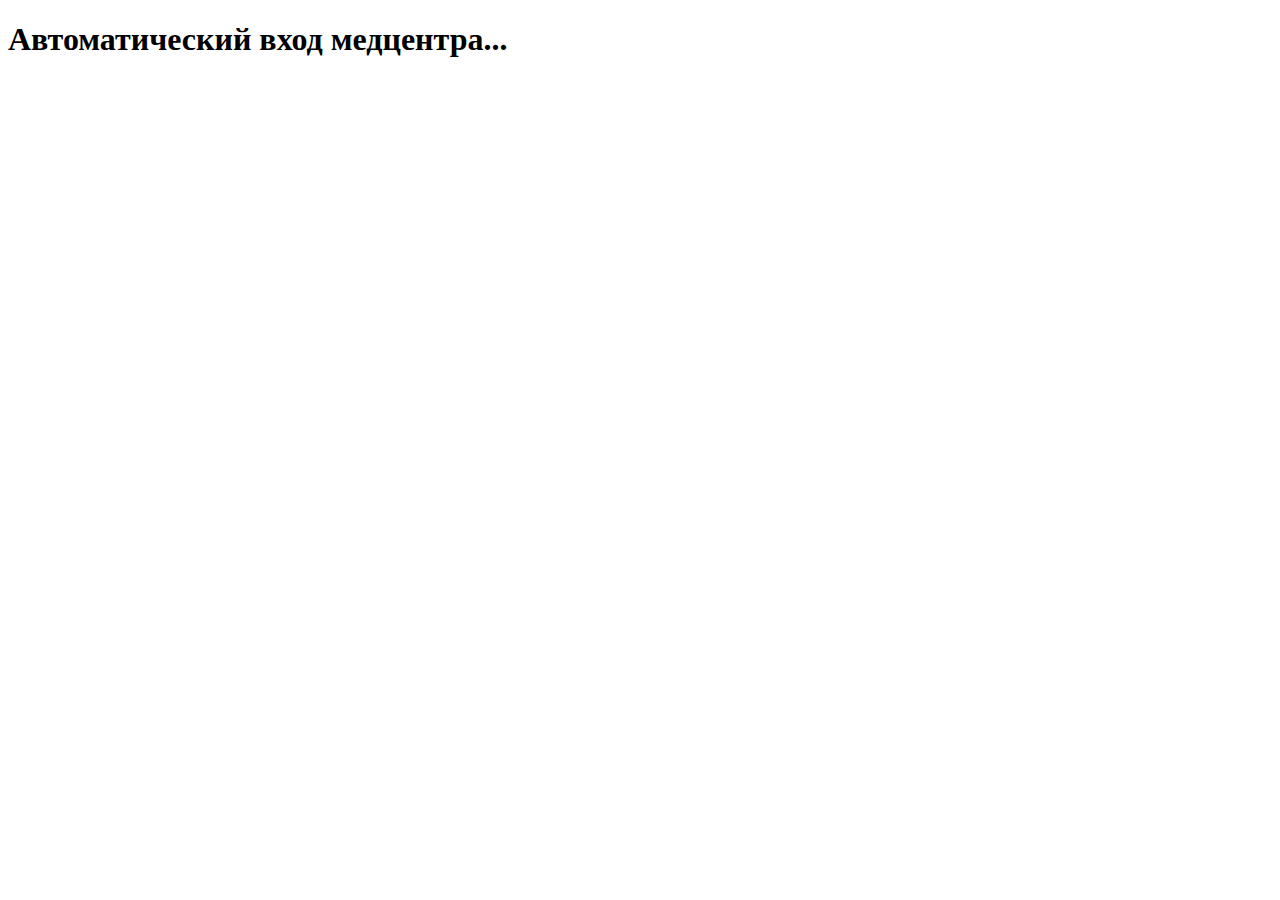
<file: website/medcenter_login.html>
<!DOCTYPE html>
<html>
<head><title>Автологин медцентра</title></head>
<body>
<h1>Автоматический вход медцентра...</h1>
<script>
const token = 'guj9WNL5hZpvciAEdKYWXxXpdEz1PAyWyQjYlrhUy-EwLvsYZRoUSz4xKa-8iuPrZyRGCopNMro-TMafVi9EjA';
const medcenterData = MC_DATA_PLACEHOLDER;

localStorage.setItem('auth_token', token);
localStorage.setItem('user_type', 'medcenter');
localStorage.setItem('medcenter_user', JSON.stringify(medcenterData));

console.log('✅ Данные сохранены в localStorage');
console.log('Token:', token.substring(0, 30) + '...');
console.log('Medcenter:', medcenterData);

// Перенаправление
setTimeout(() => {
  window.location.href = 'pages/medcenter-dashboard.html';
}, 500);
</script>
</body>
</html>
</file>
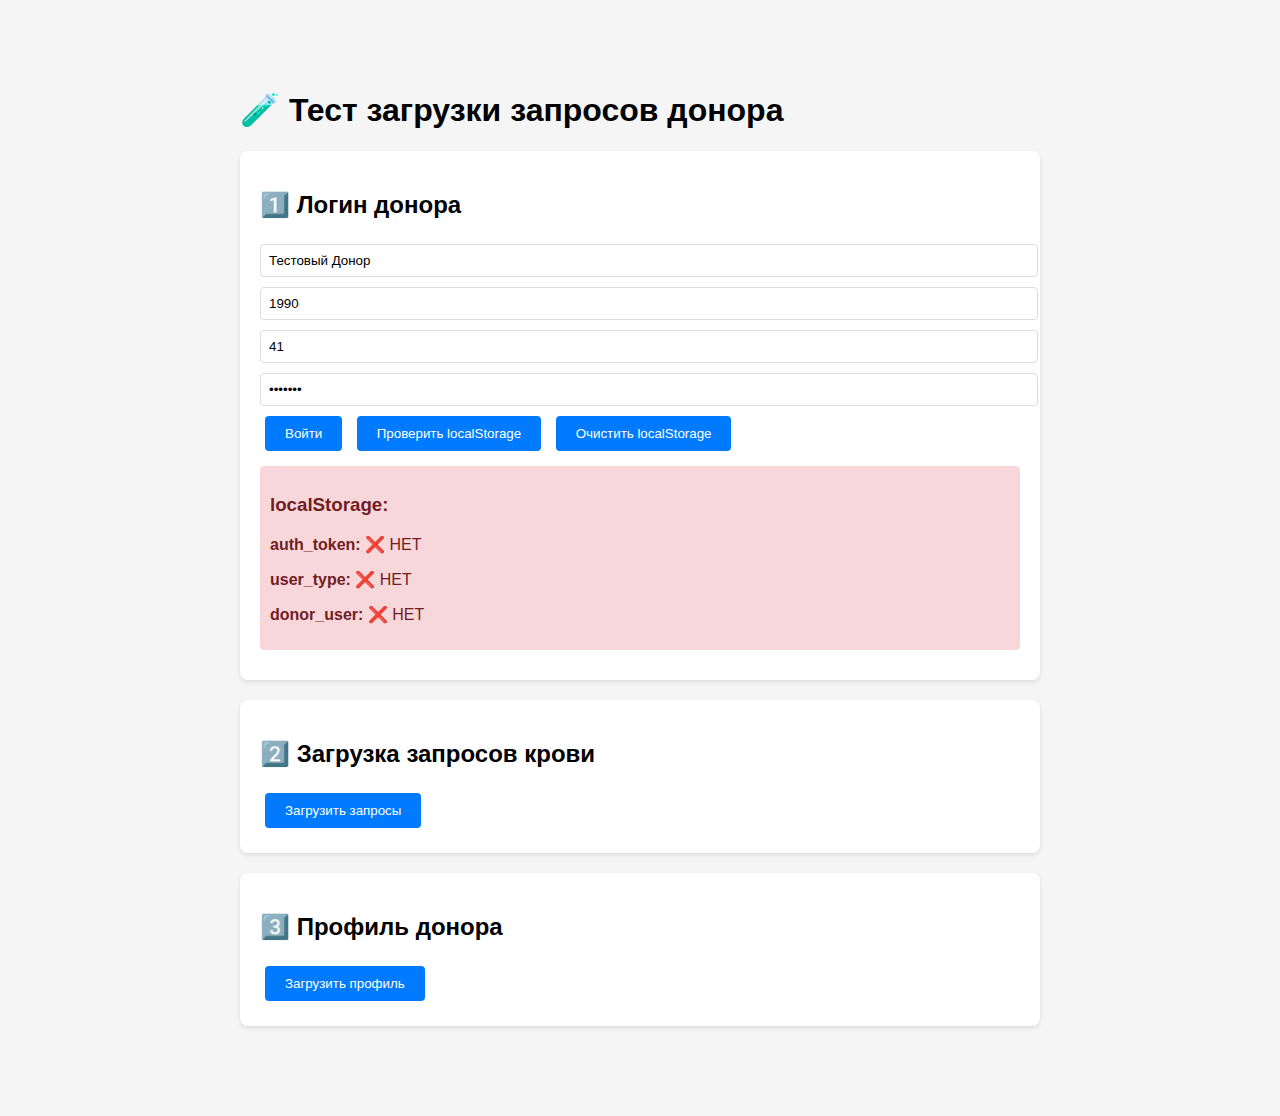
<file: website/test_donor_requests.html>
<!DOCTYPE html>
<html lang="ru">
<head>
    <meta charset="UTF-8">
    <meta name="viewport" content="width=device-width, initial-scale=1.0">
    <title>Тест загрузки запросов донора</title>
    <style>
        body {
            font-family: Arial, sans-serif;
            max-width: 800px;
            margin: 50px auto;
            padding: 20px;
            background: #f5f5f5;
        }
        .test-section {
            background: white;
            padding: 20px;
            margin-bottom: 20px;
            border-radius: 8px;
            box-shadow: 0 2px 4px rgba(0,0,0,0.1);
        }
        .status {
            padding: 10px;
            margin: 10px 0;
            border-radius: 4px;
        }
        .success { background: #d4edda; color: #155724; }
        .error { background: #f8d7da; color: #721c24; }
        .info { background: #d1ecf1; color: #0c5460; }
        button {
            padding: 10px 20px;
            background: #007bff;
            color: white;
            border: none;
            border-radius: 4px;
            cursor: pointer;
            margin: 5px;
        }
        button:hover { background: #0056b3; }
        pre {
            background: #f8f9fa;
            padding: 10px;
            border-radius: 4px;
            overflow-x: auto;
            font-size: 12px;
        }
        input {
            width: 100%;
            padding: 8px;
            margin: 5px 0;
            border: 1px solid #ddd;
            border-radius: 4px;
        }
    </style>
</head>
<body>
    <h1>🧪 Тест загрузки запросов донора</h1>
    
    <div class="test-section">
        <h2>1️⃣ Логин донора</h2>
        <input type="text" id="full_name" placeholder="ФИО" value="Тестовый Донор">
        <input type="number" id="birth_year" placeholder="Год рождения" value="1990">
        <input type="number" id="medical_center_id" placeholder="ID медцентра" value="41">
        <input type="password" id="password" placeholder="Пароль" value="test123">
        <button onclick="loginDonor()">Войти</button>
        <button onclick="checkLocalStorage()">Проверить localStorage</button>
        <button onclick="clearLocalStorage()">Очистить localStorage</button>
        <div id="login-result"></div>
    </div>
    
    <div class="test-section">
        <h2>2️⃣ Загрузка запросов крови</h2>
        <button onclick="loadBloodRequests()">Загрузить запросы</button>
        <div id="requests-result"></div>
    </div>
    
    <div class="test-section">
        <h2>3️⃣ Профиль донора</h2>
        <button onclick="loadProfile()">Загрузить профиль</button>
        <div id="profile-result"></div>
    </div>

    <script>
        const API_URL = 'http://localhost:5001/api';
        
        function showResult(elementId, message, type = 'info') {
            const el = document.getElementById(elementId);
            el.innerHTML = `<div class="status ${type}">${message}</div>`;
        }
        
        function checkLocalStorage() {
            const token = localStorage.getItem('auth_token');
            const userType = localStorage.getItem('user_type');
            const donorUser = localStorage.getItem('donor_user');
            
            let html = '<h3>localStorage:</h3>';
            html += `<p><strong>auth_token:</strong> ${token ? token.substring(0, 30) + '...' : '❌ НЕТ'}</p>`;
            html += `<p><strong>user_type:</strong> ${userType || '❌ НЕТ'}</p>`;
            html += `<p><strong>donor_user:</strong> ${donorUser || '❌ НЕТ'}</p>`;
            
            if (donorUser) {
                try {
                    const user = JSON.parse(donorUser);
                    html += '<pre>' + JSON.stringify(user, null, 2) + '</pre>';
                } catch (e) {
                    html += '<p class="error">Ошибка парсинга donor_user</p>';
                }
            }
            
            showResult('login-result', html, token ? 'success' : 'error');
        }
        
        function clearLocalStorage() {
            localStorage.clear();
            showResult('login-result', '🗑️ localStorage очищен', 'info');
        }
        
        async function loginDonor() {
            const data = {
                full_name: document.getElementById('full_name').value,
                birth_year: parseInt(document.getElementById('birth_year').value),
                medical_center_id: parseInt(document.getElementById('medical_center_id').value),
                password: document.getElementById('password').value
            };
            
            showResult('login-result', '⏳ Вход...', 'info');
            
            try {
                const response = await fetch(`${API_URL}/donor/login`, {
                    method: 'POST',
                    headers: { 'Content-Type': 'application/json' },
                    body: JSON.stringify(data)
                });
                
                const result = await response.json();
                
                if (response.ok && result.token) {
                    // Сохраняем в localStorage
                    localStorage.setItem('auth_token', result.token);
                    localStorage.setItem('user_type', 'donor');
                    localStorage.setItem('donor_user', JSON.stringify(result.user));
                    
                    let html = `<h3>✅ Вход успешен!</h3>`;
                    html += `<p>Токен: ${result.token.substring(0, 30)}...</p>`;
                    html += '<pre>' + JSON.stringify(result, null, 2) + '</pre>';
                    showResult('login-result', html, 'success');
                } else {
                    showResult('login-result', `<h3>❌ Ошибка входа</h3><pre>${JSON.stringify(result, null, 2)}</pre>`, 'error');
                }
            } catch (error) {
                showResult('login-result', `<h3>❌ Ошибка соединения</h3><p>${error.message}</p>`, 'error');
            }
        }
        
        async function loadBloodRequests() {
            const token = localStorage.getItem('auth_token');
            
            if (!token) {
                showResult('requests-result', '❌ Нет токена! Сначала войдите.', 'error');
                return;
            }
            
            showResult('requests-result', '⏳ Загрузка запросов...', 'info');
            
            try {
                const response = await fetch(`${API_URL}/donor/blood-requests`, {
                    headers: {
                        'Authorization': `Bearer ${token}`,
                        'Content-Type': 'application/json'
                    }
                });
                
                const result = await response.json();
                
                if (response.ok) {
                    let html = `<h3>✅ Запросы загружены!</h3>`;
                    html += `<p><strong>Количество:</strong> ${result.length}</p>`;
                    html += '<pre>' + JSON.stringify(result, null, 2) + '</pre>';
                    showResult('requests-result', html, 'success');
                } else {
                    showResult('requests-result', `<h3>❌ Ошибка API</h3><pre>${JSON.stringify(result, null, 2)}</pre>`, 'error');
                }
            } catch (error) {
                showResult('requests-result', `<h3>❌ Ошибка соединения</h3><p>${error.message}</p>`, 'error');
            }
        }
        
        async function loadProfile() {
            const token = localStorage.getItem('auth_token');
            
            if (!token) {
                showResult('profile-result', '❌ Нет токена! Сначала войдите.', 'error');
                return;
            }
            
            showResult('profile-result', '⏳ Загрузка профиля...', 'info');
            
            try {
                const response = await fetch(`${API_URL}/donor/profile`, {
                    headers: {
                        'Authorization': `Bearer ${token}`,
                        'Content-Type': 'application/json'
                    }
                });
                
                const result = await response.json();
                
                if (response.ok) {
                    let html = `<h3>✅ Профиль загружен!</h3>`;
                    html += `<p><strong>ФИО:</strong> ${result.full_name}</p>`;
                    html += `<p><strong>Группа крови:</strong> ${result.blood_type}</p>`;
                    html += '<pre>' + JSON.stringify(result, null, 2) + '</pre>';
                    showResult('profile-result', html, 'success');
                } else {
                    showResult('profile-result', `<h3>❌ Ошибка API</h3><pre>${JSON.stringify(result, null, 2)}</pre>`, 'error');
                }
            } catch (error) {
                showResult('profile-result', `<h3>❌ Ошибка соединения</h3><p>${error.message}</p>`, 'error');
            }
        }
        
        // Автоматическая проверка при загрузке
        window.addEventListener('DOMContentLoaded', () => {
            checkLocalStorage();
        });
    </script>
</body>
</html>
</file>
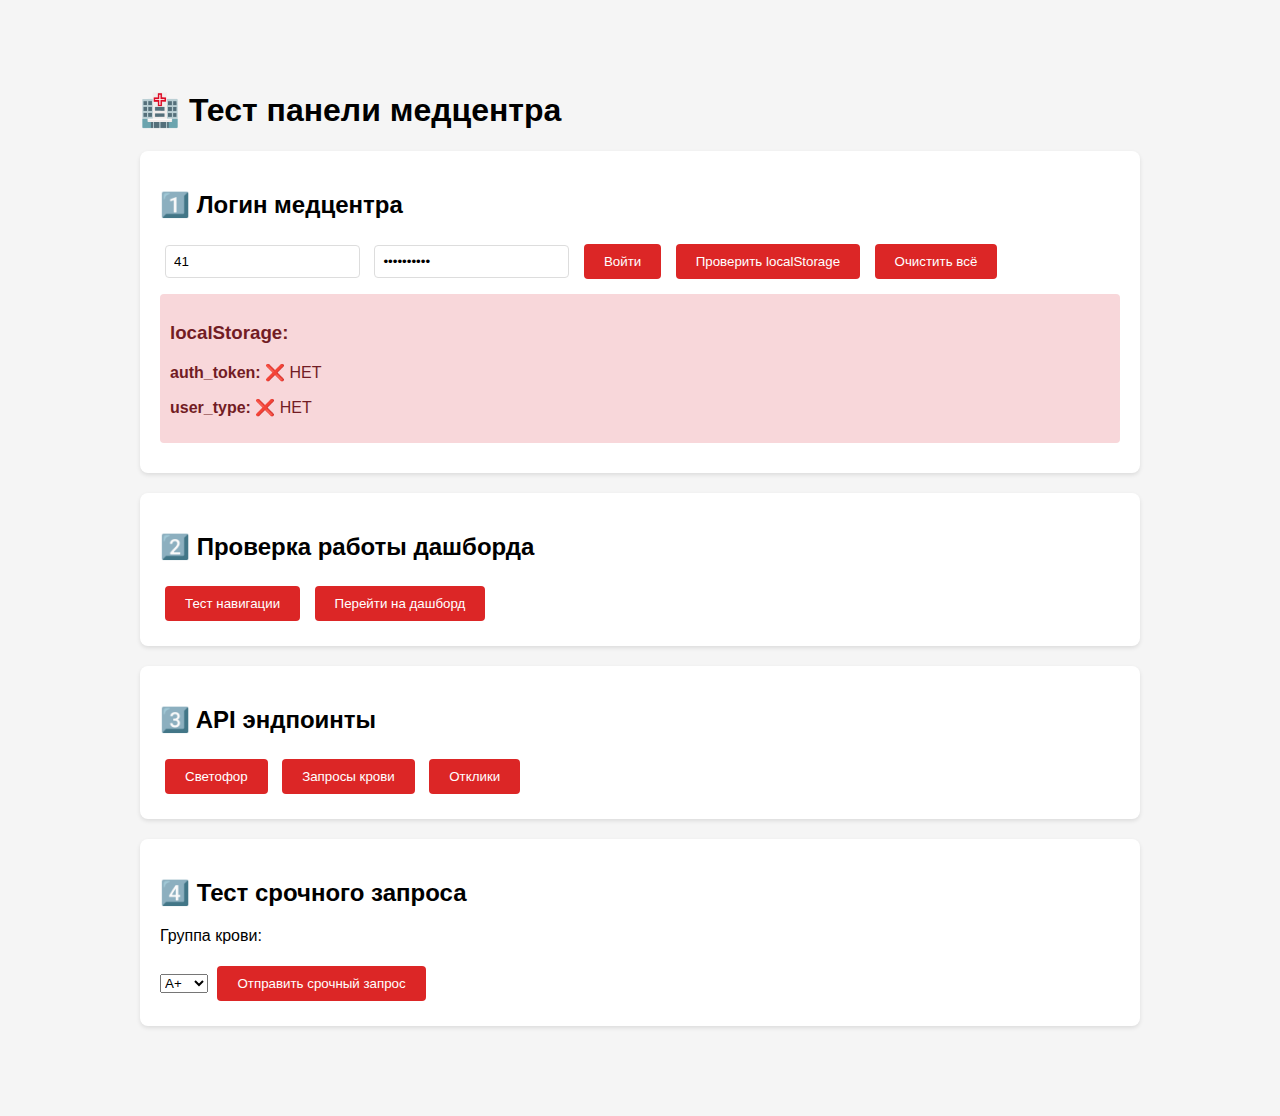
<file: website/test_medcenter.html>
<!DOCTYPE html>
<html lang="ru">
<head>
    <meta charset="UTF-8">
    <meta name="viewport" content="width=device-width, initial-scale=1.0">
    <title>Тест медцентра</title>
    <style>
        body {
            font-family: Arial, sans-serif;
            max-width: 1000px;
            margin: 50px auto;
            padding: 20px;
            background: #f5f5f5;
        }
        .section {
            background: white;
            padding: 20px;
            margin-bottom: 20px;
            border-radius: 8px;
            box-shadow: 0 2px 4px rgba(0,0,0,0.1);
        }
        .success { background: #d4edda; color: #155724; padding: 10px; border-radius: 4px; margin: 10px 0; }
        .error { background: #f8d7da; color: #721c24; padding: 10px; border-radius: 4px; margin: 10px 0; }
        .info { background: #d1ecf1; color: #0c5460; padding: 10px; border-radius: 4px; margin: 10px 0; }
        button {
            padding: 10px 20px;
            background: #dc2626;
            color: white;
            border: none;
            border-radius: 4px;
            cursor: pointer;
            margin: 5px;
        }
        button:hover { background: #b91c1c; }
        pre {
            background: #f8f9fa;
            padding: 10px;
            border-radius: 4px;
            overflow-x: auto;
            font-size: 12px;
        }
        input {
            padding: 8px;
            margin: 5px;
            border: 1px solid #ddd;
            border-radius: 4px;
        }
    </style>
</head>
<body>
    <h1>🏥 Тест панели медцентра</h1>
    
    <div class="section">
        <h2>1️⃣ Логин медцентра</h2>
        <input type="number" id="mc_id" placeholder="ID медцентра" value="41">
        <input type="password" id="mc_password" placeholder="Пароль" value="doctor2024">
        <button onclick="loginMedcenter()">Войти</button>
        <button onclick="checkLocalStorage()">Проверить localStorage</button>
        <button onclick="clearAll()">Очистить всё</button>
        <div id="login-result"></div>
    </div>
    
    <div class="section">
        <h2>2️⃣ Проверка работы дашборда</h2>
        <button onclick="testDashboard()">Тест навигации</button>
        <button onclick="window.location.href='pages/medcenter-dashboard.html'">Перейти на дашборд</button>
        <div id="dashboard-test"></div>
    </div>
    
    <div class="section">
        <h2>3️⃣ API эндпоинты</h2>
        <button onclick="testTrafficLight()">Светофор</button>
        <button onclick="testBloodRequests()">Запросы крови</button>
        <button onclick="testResponses()">Отклики</button>
        <div id="api-test"></div>
    </div>
    
    <div class="section">
        <h2>4️⃣ Тест срочного запроса</h2>
        <p>Группа крови:</p>
        <select id="urgent_blood">
            <option>A+</option>
            <option>A-</option>
            <option>B+</option>
            <option>B-</option>
            <option>O+</option>
            <option>O-</option>
            <option>AB+</option>
            <option>AB-</option>
        </select>
        <button onclick="sendUrgentRequest()">Отправить срочный запрос</button>
        <div id="urgent-result"></div>
    </div>

    <script>
        const API_URL = 'http://localhost:5001/api';
        
        function show(id, html, type = 'info') {
            document.getElementById(id).innerHTML = `<div class="${type}">${html}</div>`;
        }
        
        function checkLocalStorage() {
            const token = localStorage.getItem('auth_token');
            const userType = localStorage.getItem('user_type');
            const mcUser = localStorage.getItem('medcenter_user');
            
            let html = '<h3>localStorage:</h3>';
            html += `<p><strong>auth_token:</strong> ${token ? '✅ ' + token.substring(0, 30) + '...' : '❌ НЕТ'}</p>`;
            html += `<p><strong>user_type:</strong> ${userType || '❌ НЕТ'}</p>`;
            
            if (mcUser) {
                try {
                    const mc = JSON.parse(mcUser);
                    html += '<pre>' + JSON.stringify(mc, null, 2) + '</pre>';
                } catch (e) {
                    html += '<p class="error">Ошибка парсинга</p>';
                }
            }
            
            show('login-result', html, token ? 'success' : 'error');
        }
        
        function clearAll() {
            localStorage.clear();
            show('login-result', '🗑️ Всё очищено', 'info');
        }
        
        async function loginMedcenter() {
            const mcId = parseInt(document.getElementById('mc_id').value);
            const password = document.getElementById('mc_password').value;
            
            show('login-result', '⏳ Вход...', 'info');
            
            try {
                const response = await fetch(`${API_URL}/medcenter/login`, {
                    method: 'POST',
                    headers: { 'Content-Type': 'application/json' },
                    body: JSON.stringify({ medical_center_id: mcId, password })
                });
                
                const result = await response.json();
                
                if (response.ok && result.token) {
                    localStorage.setItem('auth_token', result.token);
                    localStorage.setItem('user_type', 'medcenter');
                    localStorage.setItem('medcenter_user', JSON.stringify(result.medical_center));
                    
                    let html = `<h3>✅ Вход успешен!</h3>`;
                    html += `<p>Медцентр: ${result.medical_center.name}</p>`;
                    html += `<p>ID: ${result.medical_center.id}</p>`;
                    html += '<pre>' + JSON.stringify(result, null, 2) + '</pre>';
                    show('login-result', html, 'success');
                } else {
                    show('login-result', `<h3>❌ Ошибка</h3><pre>${JSON.stringify(result, null, 2)}</pre>`, 'error');
                }
            } catch (error) {
                show('login-result', `<h3>❌ Ошибка соединения</h3><p>${error.message}</p>`, 'error');
            }
        }
        
        function testDashboard() {
            const token = localStorage.getItem('auth_token');
            const userType = localStorage.getItem('user_type');
            
            if (!token || userType !== 'medcenter') {
                show('dashboard-test', '❌ Сначала войдите как медцентр', 'error');
                return;
            }
            
            let html = '<h3>✅ Авторизация OK</h3>';
            html += '<p>Проверка работы навигации:</p>';
            html += '<ol>';
            html += '<li>checkAuth() должна вернуть true</li>';
            html += '<li>initNavigation() должна добавить обработчики на .nav-item</li>';
            html += '<li>При клике на nav-item должен меняться класс .active</li>';
            html += '<li>Секции .dashboard-section должны переключаться</li>';
            html += '</ol>';
            html += '<p><strong>Перейди на дашборд и открой консоль (F12):</strong></p>';
            html += '<pre>1. Ищи "=== Инициализация dashboard медцентра ==="<br>2. Проверь все "✓" метки<br>3. Проверь ошибки "✗"</pre>';
            
            show('dashboard-test', html, 'info');
        }
        
        async function testTrafficLight() {
            const token = localStorage.getItem('auth_token');
            const mc = JSON.parse(localStorage.getItem('medcenter_user') || '{}');
            
            if (!token) {
                show('api-test', '❌ Нет токена', 'error');
                return;
            }
            
            show('api-test', '⏳ Загрузка светофора...', 'info');
            
            try {
                const response = await fetch(`${API_URL}/blood-needs/${mc.id}`, {
                    headers: {
                        'Authorization': `Bearer ${token}`,
                        'Content-Type': 'application/json'
                    }
                });
                
                const result = await response.json();
                
                if (response.ok) {
                    let html = `<h3>✅ Светофор загружен</h3>`;
                    html += `<p>Групп крови: ${result.length}</p>`;
                    html += '<pre>' + JSON.stringify(result, null, 2) + '</pre>';
                    show('api-test', html, 'success');
                } else {
                    show('api-test', `<h3>❌ Ошибка</h3><pre>${JSON.stringify(result, null, 2)}</pre>`, 'error');
                }
            } catch (error) {
                show('api-test', `<h3>❌ Ошибка</h3><p>${error.message}</p>`, 'error');
            }
        }
        
        async function testBloodRequests() {
            const token = localStorage.getItem('auth_token');
            
            show('api-test', '⏳ Загрузка запросов...', 'info');
            
            try {
                const response = await fetch(`${API_URL}/blood-requests`, {
                    headers: {
                        'Authorization': `Bearer ${token}`,
                        'Content-Type': 'application/json'
                    }
                });
                
                const result = await response.json();
                
                if (response.ok) {
                    let html = `<h3>✅ Запросы загружены</h3>`;
                    html += `<p>Количество: ${result.length}</p>`;
                    html += '<pre>' + JSON.stringify(result, null, 2) + '</pre>';
                    show('api-test', html, 'success');
                } else {
                    show('api-test', `<h3>❌ Ошибка</h3><pre>${JSON.stringify(result, null, 2)}</pre>`, 'error');
                }
            } catch (error) {
                show('api-test', `<h3>❌ Ошибка</h3><p>${error.message}</p>`, 'error');
            }
        }
        
        async function testResponses() {
            const token = localStorage.getItem('auth_token');
            const mc = JSON.parse(localStorage.getItem('medcenter_user') || '{}');
            
            show('api-test', '⏳ Загрузка откликов...', 'info');
            
            try {
                const response = await fetch(`${API_URL}/responses?medical_center_id=${mc.id}`, {
                    headers: {
                        'Authorization': `Bearer ${token}`,
                        'Content-Type': 'application/json'
                    }
                });
                
                const result = await response.json();
                
                if (response.ok) {
                    let html = `<h3>✅ Отклики загружены</h3>`;
                    html += `<p>Количество: ${result.length}</p>`;
                    html += '<pre>' + JSON.stringify(result, null, 2) + '</pre>';
                    show('api-test', html, 'success');
                } else {
                    show('api-test', `<h3>❌ Ошибка</h3><pre>${JSON.stringify(result, null, 2)}</pre>`, 'error');
                }
            } catch (error) {
                show('api-test', `<h3>❌ Ошибка</h3><p>${error.message}</p>`, 'error');
            }
        }
        
        async function sendUrgentRequest() {
            const token = localStorage.getItem('auth_token');
            const mc = JSON.parse(localStorage.getItem('medcenter_user') || '{}');
            const bloodType = document.getElementById('urgent_blood').value;
            
            if (!token) {
                show('urgent-result', '❌ Нет токена', 'error');
                return;
            }
            
            show('urgent-result', '⏳ Отправка запроса...', 'info');
            
            try {
                const response = await fetch(`${API_URL}/blood-requests`, {
                    method: 'POST',
                    headers: {
                        'Authorization': `Bearer ${token}`,
                        'Content-Type': 'application/json'
                    },
                    body: JSON.stringify({
                        blood_type: bloodType,
                        urgency: 'urgent',
                        description: 'Тестовый срочный запрос',
                        expires_days: 2
                    })
                });
                
                const result = await response.json();
                
                if (response.ok) {
                    let html = `<h3>✅ Запрос создан!</h3>`;
                    html += '<pre>' + JSON.stringify(result, null, 2) + '</pre>';
                    show('urgent-result', html, 'success');
                } else {
                    show('urgent-result', `<h3>❌ Ошибка</h3><pre>${JSON.stringify(result, null, 2)}</pre>`, 'error');
                }
            } catch (error) {
                show('urgent-result', `<h3>❌ Ошибка</h3><p>${error.message}</p>`, 'error');
            }
        }
        
        // Автоматическая проверка при загрузке
        window.addEventListener('DOMContentLoaded', checkLocalStorage);
    </script>
</body>
</html>
</file>
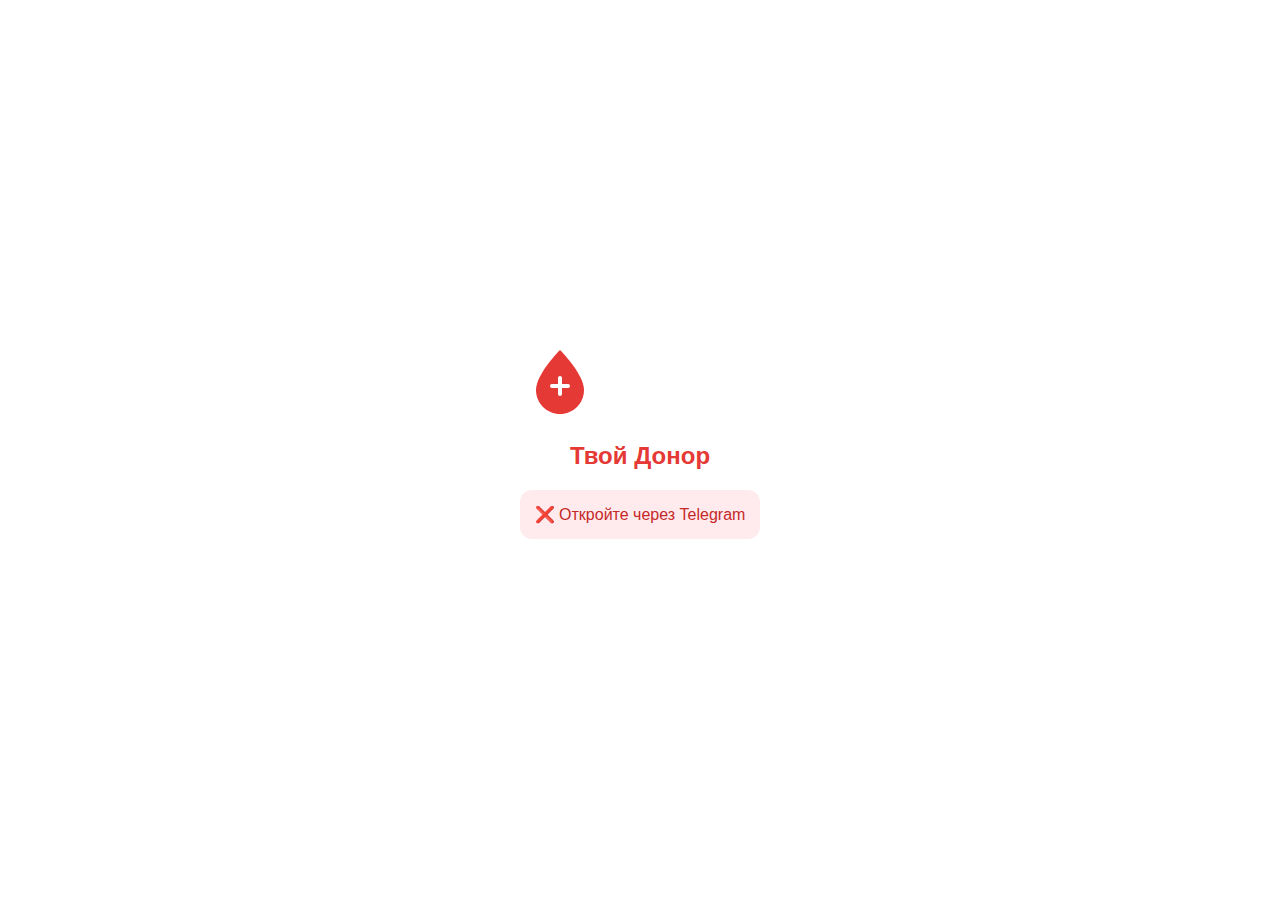
<file: website/tg-app.html>
<!DOCTYPE html>
<html lang="ru">
<head>
    <meta charset="UTF-8">
    <meta name="viewport" content="width=device-width, initial-scale=1.0, maximum-scale=1.0, user-scalable=no">
    <title>Твой Донор - Telegram</title>
    <script src="https://telegram.org/js/telegram-web-app.js"></script>
    <style>
        * {
            margin: 0;
            padding: 0;
            box-sizing: border-box;
        }
        
        body {
            font-family: -apple-system, BlinkMacSystemFont, 'Segoe UI', Roboto, sans-serif;
            background: var(--tg-theme-bg-color, #ffffff);
            color: var(--tg-theme-text-color, #000000);
            min-height: 100vh;
            display: flex;
            flex-direction: column;
            align-items: center;
            justify-content: center;
            padding: 20px;
        }
        
        .container {
            text-align: center;
            max-width: 400px;
        }
        
        .logo {
            width: 80px;
            height: 80px;
            margin-bottom: 20px;
        }
        
        .logo svg {
            width: 100%;
            height: 100%;
        }
        
        h1 {
            font-size: 24px;
            margin-bottom: 10px;
            color: var(--tg-theme-text-color, #E53935);
        }
        
        .status {
            font-size: 16px;
            margin: 20px 0;
            padding: 15px;
            border-radius: 12px;
            background: var(--tg-theme-secondary-bg-color, #f5f5f5);
        }
        
        .status.loading {
            color: var(--tg-theme-hint-color, #999);
        }
        
        .status.success {
            background: #E8F5E9;
            color: #2E7D32;
        }
        
        .status.error {
            background: #FFEBEE;
            color: #C62828;
        }
        
        .spinner {
            width: 40px;
            height: 40px;
            border: 3px solid var(--tg-theme-secondary-bg-color, #f0f0f0);
            border-top-color: #E53935;
            border-radius: 50%;
            animation: spin 1s linear infinite;
            margin: 20px auto;
        }
        
        @keyframes spin {
            to { transform: rotate(360deg); }
        }
        
        .debug {
            margin-top: 20px;
            padding: 10px;
            background: #f0f0f0;
            border-radius: 8px;
            font-size: 12px;
            text-align: left;
            word-break: break-all;
            max-height: 200px;
            overflow-y: auto;
        }
        
        .btn {
            display: inline-block;
            padding: 12px 24px;
            background: #E53935;
            color: white;
            border: none;
            border-radius: 8px;
            font-size: 16px;
            cursor: pointer;
            margin-top: 15px;
        }
        
        .btn:hover {
            background: #C62828;
        }
    </style>
</head>
<body>
    <div class="container">
        <div class="logo">
            <svg viewBox="0 0 40 40" fill="none" xmlns="http://www.w3.org/2000/svg">
                <defs>
                    <linearGradient id="bloodGradient" x1="20" y1="4" x2="20" y2="36">
                        <stop stop-color="#E53935"/>
                        <stop offset="1" stop-color="#B71C1C"/>
                    </linearGradient>
                </defs>
                <path d="M20 4C20 4 8 16 8 24C8 30.627 13.373 36 20 36C26.627 36 32 30.627 32 24C32 16 20 4 20 4Z" fill="url(#bloodGradient)"/>
                <path d="M16 22H24M20 18V26" stroke="white" stroke-width="2" stroke-linecap="round"/>
            </svg>
        </div>
        
        <h1>Твой Донор</h1>
        
        <div id="status" class="status loading">
            <div class="spinner"></div>
            Авторизация...
        </div>
        
        <div id="debug" class="debug" style="display: none;"></div>
    </div>

    <script>
        const DEBUG = false; // Отладка выключена
        const API_URL = 'https://tvoydonor.by/api';
        
        function log(msg) {
            console.log(msg);
            if (DEBUG) {
                const debugEl = document.getElementById('debug');
                debugEl.style.display = 'block';
                debugEl.innerHTML += msg + '<br>';
            }
        }
        
        function setStatus(text, type) {
            const statusEl = document.getElementById('status');
            statusEl.className = 'status ' + type;
            statusEl.innerHTML = text;
        }
        
        async function init() {
            log('🚀 Инициализация...');
            
            // Проверяем Telegram WebApp
            if (!window.Telegram || !window.Telegram.WebApp) {
                log('❌ Telegram.WebApp не найден');
                setStatus('❌ Откройте через Telegram', 'error');
                return;
            }
            
            const tg = window.Telegram.WebApp;
            tg.ready();
            tg.expand();
            
            log('✅ Telegram WebApp готов');
            log('📱 Версия: ' + tg.version);
            log('📱 Платформа: ' + tg.platform);
            log('📱 initData длина: ' + (tg.initData?.length || 0));
            
            // Получаем данные пользователя
            const user = tg.initDataUnsafe?.user;
            
            if (!user || !user.id) {
                log('❌ Нет данных пользователя');
                log('initDataUnsafe: ' + JSON.stringify(tg.initDataUnsafe));
                setStatus('❌ Не удалось получить данные из Telegram', 'error');
                return;
            }
            
            log('👤 Telegram ID: ' + user.id);
            log('👤 Username: ' + (user.username || 'нет'));
            log('👤 Имя: ' + (user.first_name || ''));
            
            // Отправляем запрос на авторизацию
            setStatus('<div class="spinner"></div>Вход в аккаунт...', 'loading');
            
            try {
                log('📤 Отправка запроса на ' + API_URL + '/auth/telegram');
                
                const response = await fetch(API_URL + '/auth/telegram', {
                    method: 'POST',
                    headers: {
                        'Content-Type': 'application/json'
                    },
                    body: JSON.stringify({
                        init_data: tg.initData,
                        telegram_id: user.id,
                        username: user.username
                    })
                });
                
                log('📥 Ответ: ' + response.status);
                
                const data = await response.json();
                log('📦 Данные: ' + JSON.stringify(data).substring(0, 200));
                
                if (response.ok && data.access_token) {
                    log('✅ Авторизация успешна!');
                    
                    // Сохраняем токен
                    localStorage.setItem('auth_token', data.access_token);
                    localStorage.setItem('user_type', data.user_type);
                    localStorage.setItem(data.user_type + '_user', JSON.stringify(data.user));
                    
                    setStatus('✅ Добро пожаловать, ' + (data.user.full_name || data.user.name || 'пользователь') + '!', 'success');
                    
                    // Редирект на dashboard
                    setTimeout(() => {
                        const dashboardUrl = data.user_type === 'donor' 
                            ? 'pages/donor-dashboard.html' 
                            : 'pages/medcenter-dashboard.html';
                        log('🔄 Редирект на ' + dashboardUrl);
                        window.location.href = dashboardUrl;
                    }, 1500);
                    
                } else {
                    log('❌ Ошибка: ' + (data.error || data.message || 'Неизвестная ошибка'));
                    
                    if (response.status === 404) {
                        setStatus(
                            '❌ Аккаунт не найден<br><br>' +
                            'Telegram ID: ' + user.id + '<br><br>' +
                            'Сначала зарегистрируйтесь на сайте и привяжите Telegram в настройках профиля.<br><br>' +
                            '<button class="btn" onclick="window.location.href=\'pages/auth.html\'">Войти / Регистрация</button>',
                            'error'
                        );
                    } else {
                        setStatus('❌ ' + (data.error || 'Ошибка авторизации'), 'error');
                    }
                }
                
            } catch (error) {
                log('❌ Сетевая ошибка: ' + error.message);
                setStatus('❌ Ошибка соединения с сервером<br>' + error.message, 'error');
            }
        }
        
        // Запускаем при загрузке
        document.addEventListener('DOMContentLoaded', init);
    </script>
</body>
</html>
</file>
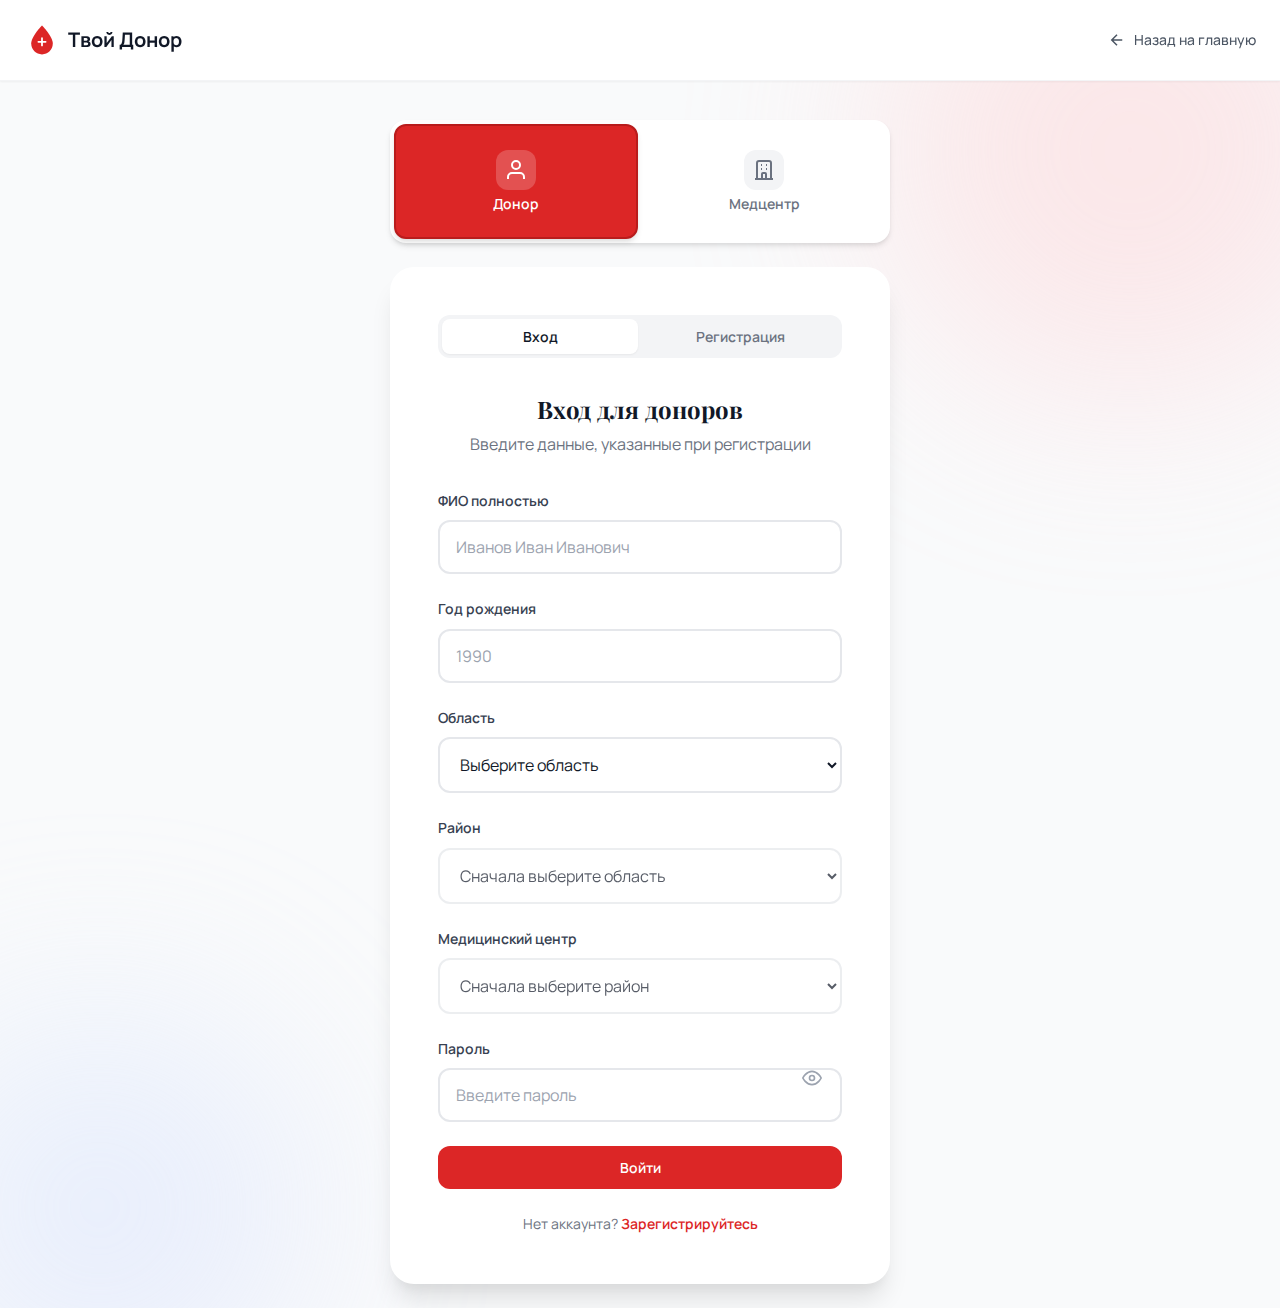
<file: website/pages/auth.html>
<!DOCTYPE html>
<html lang="ru">
<head>
    <meta charset="UTF-8">
    <meta name="viewport" content="width=device-width, initial-scale=1.0">
    <title>Вход — Твой Донор</title>
    <link rel="preconnect" href="https://fonts.googleapis.com">
    <link rel="preconnect" href="https://fonts.gstatic.com" crossorigin>
    <link href="https://fonts.googleapis.com/css2?family=Manrope:wght@300;400;500;600;700&family=Playfair+Display:wght@400;500;600;700&display=swap" rel="stylesheet">
    <link rel="stylesheet" href="../css/styles.css">
    <link rel="stylesheet" href="../css/auth.css">
</head>
<body class="auth-page">
    <header class="header header-auth">
        <div class="container">
            <nav class="nav">
                <a href="../index.html" class="logo">
                    <svg class="logo-icon-svg" viewBox="0 0 40 40" fill="none" width="36" height="36">
                        <path d="M20 4C20 4 8 16 8 24C8 30.627 13.373 36 20 36C26.627 36 32 30.627 32 24C32 16 20 4 20 4Z" fill="currentColor"/>
                        <path d="M16 22H24M20 18V26" stroke="white" stroke-width="2" stroke-linecap="round"/>
                    </svg>
                    <span class="logo-text">Твой Донор</span>
                </a>
                <a href="../index.html" class="back-link">
                    <svg viewBox="0 0 24 24" fill="none" stroke="currentColor" stroke-width="2">
                        <path d="M19 12H5M12 19l-7-7 7-7"/>
                    </svg>
                    Назад на главную
                </a>
            </nav>
        </div>
    </header>

    <main class="auth-main">
        <!-- Фоновые элементы -->
        <div class="auth-background">
            <div class="auth-blob blob-1"></div>
            <div class="auth-blob blob-2"></div>
        </div>
        
        <div class="auth-container">
            <!-- Выбор типа пользователя -->
            <div class="user-type-selector">
                <button class="type-btn active" data-type="donor">
                    <span class="type-icon">
                        <svg viewBox="0 0 24 24" fill="none" stroke="currentColor" stroke-width="2">
                            <path d="M20 21v-2a4 4 0 00-4-4H8a4 4 0 00-4 4v2"/>
                            <circle cx="12" cy="7" r="4"/>
                        </svg>
                    </span>
                    <span class="type-label">Донор</span>
                </button>
                <button class="type-btn" data-type="medcenter">
                    <span class="type-icon">
                        <svg viewBox="0 0 24 24" fill="none" stroke="currentColor" stroke-width="2">
                            <path d="M19 21V5a2 2 0 00-2-2H7a2 2 0 00-2 2v16m14 0h2m-2 0h-5m-9 0H3m2 0h5M9 7h1m-1 4h1m4-4h1m-1 4h1m-5 10v-5a1 1 0 011-1h2a1 1 0 011 1v5m-4 0h4"/>
                        </svg>
                    </span>
                    <span class="type-label">Медцентр</span>
                </button>
            </div>

            <!-- Форма донора -->
            <div id="donor-form" class="auth-form-container">
                <!-- Переключатель вход/регистрация -->
                <div class="mode-tabs">
                    <button class="mode-tab active" data-mode="login">Вход</button>
                    <button class="mode-tab" data-mode="register">Регистрация</button>
                </div>

                <form id="donor-login-form" class="auth-form">
                    <h2>Вход для доноров</h2>
                    <p class="form-subtitle">Введите данные, указанные при регистрации</p>

                    <div class="form-group">
                        <label for="donor-name">ФИО полностью</label>
                        <input type="text" id="donor-name" name="full_name" placeholder="Иванов Иван Иванович" required>
                    </div>

                    <div class="form-group">
                        <label for="donor-year">Год рождения</label>
                        <input type="number" id="donor-year" name="birth_year" min="1940" max="2008" placeholder="1990" required>
                    </div>

                    <div class="form-group">
                        <label for="donor-region">Область</label>
                        <select id="donor-region" name="region_id" required>
                            <option value="">Выберите область</option>
                        </select>
                    </div>

                    <div class="form-group">
                        <label for="donor-district">Район</label>
                        <select id="donor-district" name="district_id" required disabled>
                            <option value="">Сначала выберите область</option>
                        </select>
                    </div>

                    <div class="form-group">
                        <label for="donor-medcenter">Медицинский центр</label>
                        <select id="donor-medcenter" name="medical_center_id" required disabled>
                            <option value="">Сначала выберите район</option>
                        </select>
                    </div>

                    <div class="form-group">
                        <label for="donor-password">Пароль</label>
                        <div class="password-field">
                            <input type="password" id="donor-password" name="password" placeholder="Введите пароль" required>
                            <button type="button" class="toggle-password" data-target="donor-password">
                                <svg viewBox="0 0 24 24" fill="none" stroke="currentColor" stroke-width="2">
                                    <path d="M1 12s4-8 11-8 11 8 11 8-4 8-11 8-11-8-11-8z"/>
                                    <circle cx="12" cy="12" r="3"/>
                                </svg>
                            </button>
                        </div>
                    </div>

                    <button type="submit" class="btn btn-primary btn-block">Войти</button>
                    
                    <p class="form-note">Нет аккаунта? <a href="#" class="switch-to-register">Зарегистрируйтесь</a></p>
                </form>

                <form id="donor-register-form" class="auth-form" style="display: none;">
                    <h2>Регистрация донора</h2>
                    <p class="form-subtitle">Заполните все поля для регистрации</p>

                    <div class="form-group">
                        <label for="reg-donor-name">ФИО полностью</label>
                        <input type="text" id="reg-donor-name" name="full_name" placeholder="Иванов Иван Иванович" required>
                    </div>

                    <div class="form-group">
                        <label for="reg-donor-year">Год рождения</label>
                        <input type="number" id="reg-donor-year" name="birth_year" min="1940" max="2008" placeholder="1990" required>
                    </div>

                    <div class="form-group">
                        <label for="reg-donor-blood">Группа крови</label>
                        <select id="reg-donor-blood" name="blood_type" required>
                            <option value="">Выберите группу крови</option>
                            <option value="O+">O(I) Rh+</option>
                            <option value="O-">O(I) Rh-</option>
                            <option value="A+">A(II) Rh+</option>
                            <option value="A-">A(II) Rh-</option>
                            <option value="B+">B(III) Rh+</option>
                            <option value="B-">B(III) Rh-</option>
                            <option value="AB+">AB(IV) Rh+</option>
                            <option value="AB-">AB(IV) Rh-</option>
                        </select>
                    </div>

                    <div class="form-group">
                        <label for="reg-donor-region">Область</label>
                        <select id="reg-donor-region" name="region_id" required>
                            <option value="">Выберите область</option>
                        </select>
                    </div>

                    <div class="form-group">
                        <label for="reg-donor-district">Район</label>
                        <select id="reg-donor-district" name="district_id" required disabled>
                            <option value="">Сначала выберите область</option>
                        </select>
                    </div>

                    <div class="form-group">
                        <label for="reg-donor-medcenter">Медицинский центр</label>
                        <select id="reg-donor-medcenter" name="medical_center_id" required disabled>
                            <option value="">Сначала выберите район</option>
                        </select>
                    </div>

                    <div class="form-group">
                        <label for="reg-donor-phone">Телефон (необязательно)</label>
                        <input type="tel" id="reg-donor-phone" name="phone" placeholder="+375 29 123 45 67">
                    </div>

                    <div class="form-group">
                        <label for="reg-donor-email">Email (необязательно)</label>
                        <input type="email" id="reg-donor-email" name="email" placeholder="example@mail.com">
                    </div>

                    <div class="form-group">
                        <label for="reg-donor-telegram">Telegram username <span style="color: var(--color-danger);">*</span></label>
                        <input type="text" id="reg-donor-telegram" name="telegram_username" placeholder="@username" required>
                        <small style="color: var(--color-text-secondary); display: block; margin-top: 4px;">
                            Обязательно для получения срочных уведомлений
                        </small>
                    </div>

                    <div class="form-group">
                        <label for="reg-donor-password">Пароль</label>
                        <div class="password-field">
                            <input type="password" id="reg-donor-password" name="password" placeholder="Придумайте пароль" required minlength="6">
                            <button type="button" class="toggle-password" data-target="reg-donor-password">
                                <svg viewBox="0 0 24 24" fill="none" stroke="currentColor" stroke-width="2">
                                    <path d="M1 12s4-8 11-8 11 8 11 8-4 8-11 8-11-8-11-8z"/>
                                    <circle cx="12" cy="12" r="3"/>
                                </svg>
                            </button>
                        </div>
                    </div>

                    <div class="form-group">
                        <label for="reg-donor-password-confirm">Подтверждение пароля</label>
                        <div class="password-field">
                            <input type="password" id="reg-donor-password-confirm" name="password_confirm" placeholder="Повторите пароль" required minlength="6">
                            <button type="button" class="toggle-password" data-target="reg-donor-password-confirm">
                                <svg viewBox="0 0 24 24" fill="none" stroke="currentColor" stroke-width="2">
                                    <path d="M1 12s4-8 11-8 11 8 11 8-4 8-11 8-11-8-11-8z"/>
                                    <circle cx="12" cy="12" r="3"/>
                                </svg>
                            </button>
                        </div>
                    </div>

                    <button type="submit" class="btn btn-primary btn-block">Зарегистрироваться</button>
                    
                    <p class="form-note">Уже есть аккаунт? <a href="#" class="switch-to-login">Войти</a></p>
                </form>
            </div>

            <!-- Форма медцентра -->
            <div id="medcenter-form" class="auth-form-container" style="display: none;">
                <!-- Переключатель вход/регистрация -->
                <div class="mode-tabs">
                    <button class="mode-tab active" data-mode="login">Вход</button>
                    <button class="mode-tab" data-mode="register">Регистрация</button>
                </div>

                <form id="medcenter-login-form" class="auth-form">
                    <h2>Вход для медцентра</h2>
                    <p class="form-subtitle">Выберите ваш медицинский центр</p>

                    <div class="form-group">
                        <label for="mc-region">Область</label>
                        <select id="mc-region" name="region_id" required>
                            <option value="">Выберите область</option>
                        </select>
                    </div>

                    <div class="form-group">
                        <label for="mc-district">Район</label>
                        <select id="mc-district" name="district_id" required disabled>
                            <option value="">Сначала выберите область</option>
                        </select>
                    </div>

                    <div class="form-group">
                        <label for="mc-medcenter">Медицинский центр</label>
                        <select id="mc-medcenter" name="medical_center_id" required disabled>
                            <option value="">Сначала выберите район</option>
                        </select>
                    </div>

                    <div class="form-group">
                        <label for="mc-password">Пароль</label>
                        <input type="password" id="mc-password" name="password" placeholder="Введите пароль" required>
                    </div>

                    <button type="submit" class="btn btn-primary btn-block">Войти</button>
                    
                    <p class="form-note">Нет медцентра в списке? <a href="#" class="switch-to-register-mc">Зарегистрируйте</a></p>
                </form>

                <form id="medcenter-register-form" class="auth-form" style="display: none;">
                    <h2>Регистрация медцентра</h2>
                    <p class="form-subtitle">Добавьте ваш медицинский центр в систему</p>

                    <div class="form-group">
                        <label for="reg-mc-name">Название медцентра</label>
                        <input type="text" id="reg-mc-name" name="name" placeholder="Городская больница №1" required>
                    </div>

                    <div class="form-group">
                        <label for="reg-mc-region">Область</label>
                        <select id="reg-mc-region" name="region_id">
                            <option value="">Выберите область (необязательно)</option>
                        </select>
                    </div>

                    <div class="form-group">
                        <label for="reg-mc-district">Район</label>
                        <select id="reg-mc-district" name="district_id" disabled>
                            <option value="">Сначала выберите область</option>
                        </select>
                    </div>

                    <div class="form-group">
                        <label for="reg-mc-address">Адрес</label>
                        <input type="text" id="reg-mc-address" name="address" placeholder="ул. Примерная, д. 1">
                    </div>

                    <div class="form-group">
                        <label for="reg-mc-email">Рабочий email</label>
                        <input type="email" id="reg-mc-email" name="email" placeholder="hospital@mail.by" required>
                    </div>

                    <div class="form-group">
                        <label for="reg-mc-phone">Телефон</label>
                        <input type="tel" id="reg-mc-phone" name="phone" placeholder="+375 17 123 45 67">
                    </div>

                    <div class="form-group">
                        <label for="reg-mc-password">Пароль для входа</label>
                        <input type="password" id="reg-mc-password" name="password" placeholder="Придумайте пароль" required minlength="6">
                        <small>Минимум 6 символов. Этот пароль будет использоваться для входа в систему.</small>
                    </div>

                    <div class="form-group">
                        <label for="reg-mc-password2">Подтвердите пароль</label>
                        <input type="password" id="reg-mc-password2" name="password_confirm" placeholder="Повторите пароль" required>
                    </div>

                    <div class="form-group">
                        <label class="checkbox-label">
                            <input type="checkbox" id="reg-mc-blood" name="is_blood_center">
                            Станция переливания крови
                        </label>
                    </div>

                    <button type="submit" class="btn btn-primary btn-block">Зарегистрировать медцентр</button>
                    
                    <p class="form-note">Медцентр уже есть? <a href="#" class="switch-to-login-mc">Войти</a></p>
                </form>
            </div>

            <div id="auth-message" class="auth-message" style="display: none;"></div>
        </div>
    </main>

    <script src="../js/auth.js"></script>
</body>
</html>
</file>
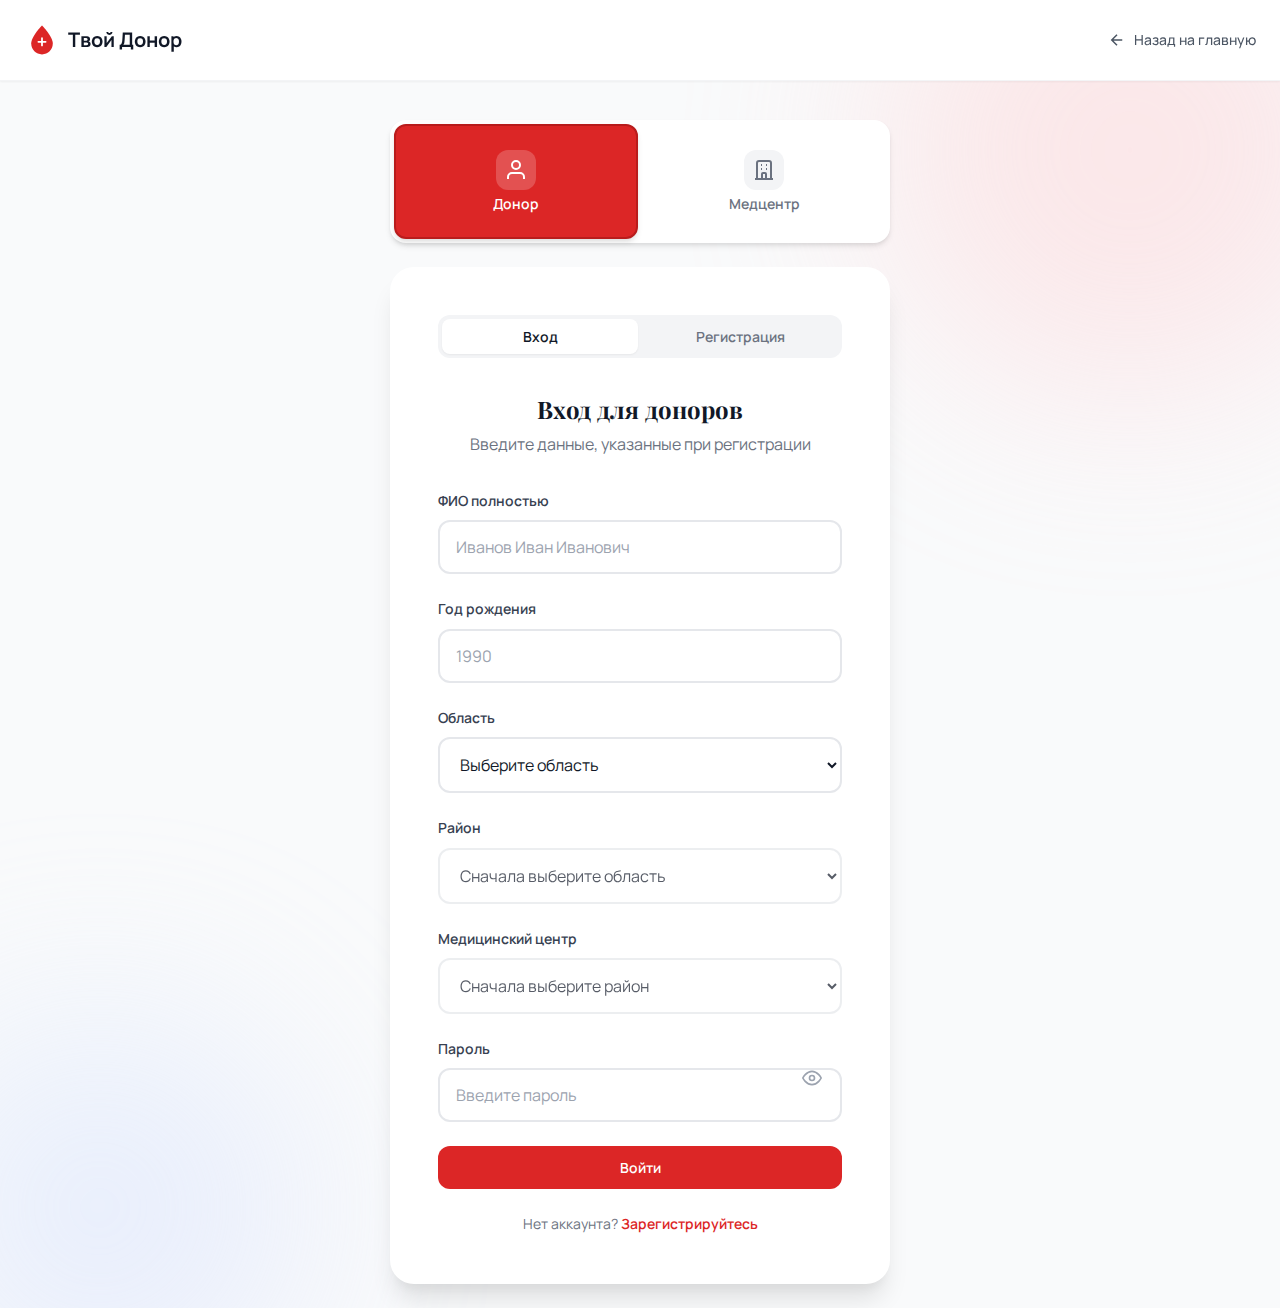
<file: website/pages/donor-dashboard.html>
<!DOCTYPE html>
<html lang="ru">
<head>
    <meta charset="UTF-8">
    <meta name="viewport" content="width=device-width, initial-scale=1.0">
    <title>Личный кабинет донора | Твой Донор</title>
    <meta name="description" content="Личный кабинет донора крови. Просматривайте запросы, записывайтесь на донацию, общайтесь с медцентрами.">
    <link rel="icon" type="image/svg+xml" href="../favicon.svg">
    <meta name="theme-color" content="#E53935">
    <link rel="stylesheet" href="../css/styles.css">
    <link rel="stylesheet" href="../css/dashboard.css?v=20260127h">
    <link rel="stylesheet" href="../css/blood-request-cards.css">
    <link rel="stylesheet" href="../css/donations-stats.css">
    <link rel="stylesheet" href="../css/messenger.css?v=20260127i">
    <link rel="stylesheet" href="../css/mobile-fix.css?v=1">
    <link rel="preconnect" href="https://fonts.googleapis.com">
    <link rel="preconnect" href="https://fonts.gstatic.com" crossorigin>
    <link href="https://fonts.googleapis.com/css2?family=Manrope:wght@300;400;500;600;700;800&family=Playfair+Display:wght@400;500;600;700&display=swap" rel="stylesheet">
</head>
<body class="dashboard-page">
    <!-- Боковая навигация -->
    <aside class="sidebar">
        <div class="sidebar-header">
            <a href="../index.html" class="logo">
                <svg class="logo-icon" viewBox="0 0 40 40" fill="none">
                    <path d="M20 4C20 4 8 16 8 24C8 30.627 13.373 36 20 36C26.627 36 32 30.627 32 24C32 16 20 4 20 4Z" fill="currentColor"/>
                    <path d="M16 22H24M20 18V26" stroke="white" stroke-width="2" stroke-linecap="round"/>
                </svg>
                <span>Твой Донор</span>
            </a>
        </div>
        
        <nav class="sidebar-nav">
            <ul>
                <li>
                    <a href="#dashboard" class="nav-item active" data-section="dashboard">
                        <svg viewBox="0 0 24 24" fill="none" stroke="currentColor" stroke-width="2">
                            <rect x="3" y="3" width="7" height="7"/>
                            <rect x="14" y="3" width="7" height="7"/>
                            <rect x="14" y="14" width="7" height="7"/>
                            <rect x="3" y="14" width="7" height="7"/>
                        </svg>
                        <span>Главная</span>
                    </a>
                </li>
                <li>
                    <a href="#requests" class="nav-item" data-section="requests">
                        <svg viewBox="0 0 24 24" fill="none" stroke="currentColor" stroke-width="2">
                            <path d="M18 8A6 6 0 006 8c0 7-3 9-3 9h18s-3-2-3-9"/>
                            <path d="M13.73 21a2 2 0 01-3.46 0"/>
                        </svg>
                        <span>Запросы крови</span>
                        <span class="badge" id="requests-badge">0</span>
                    </a>
                </li>
                <li>
                    <a href="#donations" class="nav-item" data-section="donations">
                        <svg viewBox="0 0 24 24" fill="none" stroke="currentColor" stroke-width="2">
                            <path d="M12 4C12 4 6 10 6 14a6 6 0 1012 0c0-4-6-10-6-10z"/>
                        </svg>
                        <span>Мои донации</span>
                    </a>
                </li>
                <li>
                    <a href="#messages" class="nav-item" data-section="messages">
                        <svg viewBox="0 0 24 24" fill="none" stroke="currentColor" stroke-width="2">
                            <path d="M21 15a2 2 0 01-2 2H7l-4 4V5a2 2 0 012-2h14a2 2 0 012 2z"/>
                        </svg>
                        <span>Сообщения</span>
                        <span class="badge" id="messages-badge">0</span>
                    </a>
                </li>
                <li>
                    <a href="#info" class="nav-item" data-section="info">
                        <svg viewBox="0 0 24 24" fill="none" stroke="currentColor" stroke-width="2">
                            <circle cx="12" cy="12" r="10"/>
                            <path d="M12 16v-4M12 8h.01"/>
                        </svg>
                        <span>О донорстве</span>
                    </a>
                </li>
                <li>
                    <a href="#profile" class="nav-item" data-section="profile">
                        <svg viewBox="0 0 24 24" fill="none" stroke="currentColor" stroke-width="2">
                            <path d="M20 21v-2a4 4 0 00-4-4H8a4 4 0 00-4 4v2"/>
                            <circle cx="12" cy="7" r="4"/>
                        </svg>
                        <span>Мой профиль</span>
                    </a>
                </li>
            </ul>
        </nav>
        
        <div class="sidebar-footer">
            <a href="#" class="nav-item logout" id="logout-btn">
                <svg viewBox="0 0 24 24" fill="none" stroke="currentColor" stroke-width="2">
                    <path d="M9 21H5a2 2 0 01-2-2V5a2 2 0 012-2h4"/>
                    <polyline points="16,17 21,12 16,7"/>
                    <line x1="21" y1="12" x2="9" y2="12"/>
                </svg>
                <span>Выход</span>
            </a>
        </div>
    </aside>

    <!-- Основной контент -->
    <main class="main-content">
        <!-- Шапка -->
        <header class="dashboard-header">
            <div class="header-left">
                <button class="mobile-sidebar-toggle">
                    <svg viewBox="0 0 24 24" fill="none" stroke="currentColor" stroke-width="2">
                        <path d="M3 12h18M3 6h18M3 18h18"/>
                    </svg>
                </button>
                <h1 class="page-title">Личный кабинет</h1>
            </div>
            <div class="header-right">
                <div class="user-info">
                    <div class="user-avatar">
                        <span id="user-initials">??</span>
                    </div>
                    <div class="user-details">
                        <span class="user-name" id="user-name">Загрузка...</span>
                        <span class="user-role">Донор</span>
                    </div>
                </div>
            </div>
        </header>

        <!-- Секция: Главная -->
        <section id="dashboard" class="dashboard-section active">
            <div class="welcome-banner">
                <div class="welcome-content">
                    <h2>Добро пожаловать!</h2>
                    <p>Ваш вклад спасает жизни. Спасибо, что вы с нами.</p>
                </div>
                <div class="welcome-illustration">
                    <svg viewBox="0 0 120 120" fill="none">
                        <circle cx="60" cy="60" r="50" fill="#fef2f2"/>
                        <path d="M60 30C60 30 40 50 40 65C40 80 48 90 60 90C72 90 80 80 80 65C80 50 60 30 60 30Z" fill="#dc2626"/>
                        <path d="M50 60h20M60 50v20" stroke="white" stroke-width="3" stroke-linecap="round"/>
                    </svg>
                </div>
            </div>
            
            <div class="stats-grid">
                <div class="stat-card">
                    <div class="stat-icon blue">
                        <svg viewBox="0 0 24 24" fill="none" stroke="currentColor" stroke-width="2">
                            <path d="M12 4C12 4 6 10 6 14a6 6 0 1012 0c0-4-6-10-6-10z"/>
                        </svg>
                    </div>
                    <div class="stat-info">
                        <span class="stat-value" id="stat-donations">0</span>
                        <span class="stat-label">Всего донаций</span>
                    </div>
                </div>
                
                <div class="stat-card">
                    <div class="stat-icon green">
                        <svg viewBox="0 0 24 24" fill="none" stroke="currentColor" stroke-width="2">
                            <path d="M22 11.08V12a10 10 0 11-5.93-9.14"/>
                            <path d="M22 4L12 14.01l-3-3"/>
                        </svg>
                    </div>
                    <div class="stat-info">
                        <span class="stat-value" id="stat-status">Готов</span>
                        <span class="stat-label">Статус донора</span>
                    </div>
                </div>
                
                <div class="stat-card">
                    <div class="stat-icon red">
                        <svg viewBox="0 0 24 24" fill="none" stroke="currentColor" stroke-width="2">
                            <circle cx="12" cy="12" r="10"/>
                            <path d="M12 6v6l4 2"/>
                        </svg>
                    </div>
                    <div class="stat-info">
                        <span class="stat-value" id="stat-next">—</span>
                        <span class="stat-label">До следующей донации</span>
                    </div>
                </div>
                
                <div class="stat-card">
                    <div class="stat-icon purple">
                        <svg viewBox="0 0 24 24" fill="none" stroke="currentColor" stroke-width="2">
                            <path d="M18 8A6 6 0 006 8c0 7-3 9-3 9h18s-3-2-3-9"/>
                            <path d="M13.73 21a2 2 0 01-3.46 0"/>
                        </svg>
                    </div>
                    <div class="stat-info">
                        <span class="stat-value" id="stat-requests">3</span>
                        <span class="stat-label">Активных запросов</span>
                    </div>
                </div>
            </div>
            
            <!-- Виджет обратного отсчёта -->
            <div class="countdown-widget" id="countdown-widget">
                <div class="countdown-content">
                    <div class="countdown-icon">⏱️</div>
                    <div class="countdown-info">
                        <h3 class="countdown-title" id="countdown-title">До следующей донации</h3>
                        <div class="countdown-timer" id="countdown-timer">
                            <div class="countdown-days">
                                <span class="countdown-number" id="countdown-days">--</span>
                                <span class="countdown-label">дней</span>
                            </div>
                            <div class="countdown-separator">:</div>
                            <div class="countdown-hours">
                                <span class="countdown-number" id="countdown-hours">--</span>
                                <span class="countdown-label">часов</span>
                            </div>
                        </div>
                        <div class="countdown-message" id="countdown-message">
                            Организму нужно восстановиться
                        </div>
                        <div class="countdown-progress-container">
                            <div class="countdown-progress-bar" id="countdown-progress-bar-main"></div>
                        </div>
                    </div>
                </div>
            </div>
            
            <div class="dashboard-grid">
                <div class="card recent-requests">
                    <div class="card-header">
                        <h3>Срочные запросы</h3>
                        <a href="#requests" class="link">Все запросы</a>
                    </div>
                    <div class="card-content">
                        <div id="recent-requests-list">
                            <!-- Заполняется динамически -->
                        </div>
                    </div>
                </div>
                
                <div class="card my-info">
                    <div class="card-header">
                        <h3>Моя информация</h3>
                        <a href="#profile" class="link">Редактировать</a>
                    </div>
                    <div class="card-content">
                        <div class="info-row">
                            <span class="info-label">Группа крови:</span>
                            <span class="info-value blood-type" id="info-blood-type">—</span>
                        </div>
                        <div class="info-row">
                            <span class="info-label">Медцентр:</span>
                            <span class="info-value" id="info-medcenter">—</span>
                        </div>
                        <div class="info-row">
                            <span class="info-label">Последняя донация:</span>
                            <span class="info-value" id="info-last-donation">—</span>
                        </div>
                        <div class="info-row">
                            <span class="info-label">Telegram:</span>
                            <span class="info-value" id="info-telegram">Не привязан</span>
                        </div>
                    </div>
                </div>
            </div>
        </section>

        <!-- Секция: Запросы крови -->
        <section id="requests" class="dashboard-section">
            <div class="section-header">
                <h2>Запросы крови</h2>
                <p>Медицинские центры, которым нужна ваша группа крови</p>
            </div>
            
            <div class="filters">
                <div class="filter-group">
                    <label>Срочность:</label>
                    <select id="filter-urgency">
                        <option value="all">Все</option>
                        <option value="urgent">Срочные</option>
                        <option value="need">Нужно пополнить</option>
                    </select>
                </div>
                <div class="filter-group">
                    <label>Расстояние:</label>
                    <select id="filter-distance">
                        <option value="all">Любое</option>
                        <option value="10">До 10 км</option>
                        <option value="25">До 25 км</option>
                        <option value="50">До 50 км</option>
                    </select>
                </div>
            </div>
            
            <div id="blood-requests-list" class="requests-list">
                <!-- Заполняется динамически -->
            </div>
        </section>

        <!-- Секция: Мои донации -->
        <section id="donations" class="dashboard-section">
            <!-- Герой-блок с капелькой -->
            <div class="stats-hero">
                <div class="blood-drop-container">
                    <svg class="blood-drop" viewBox="0 0 200 240" xmlns="http://www.w3.org/2000/svg">
                        <defs>
                            <linearGradient id="bloodGradient" x1="0%" y1="100%" x2="0%" y2="0%">
                                <stop offset="0%" style="stop-color:#b71c1c;stop-opacity:1" />
                                <stop offset="100%" style="stop-color:#e53935;stop-opacity:1" />
                            </linearGradient>
                            <clipPath id="dropClip">
                                <path d="M100,20 C100,20 40,80 40,130 C40,175 65,210 100,210 C135,210 160,175 160,130 C160,80 100,20 100,20 Z"/>
                            </clipPath>
                        </defs>
                        <!-- Контур капли -->
                        <path d="M100,20 C100,20 40,80 40,130 C40,175 65,210 100,210 C135,210 160,175 160,130 C160,80 100,20 100,20 Z" 
                              fill="none" stroke="#fce4ec" stroke-width="4"/>
                        <!-- Заполнение капли -->
                        <g clip-path="url(#dropClip)">
                            <rect id="bloodFill" x="0" y="210" width="200" height="0" fill="url(#bloodGradient)"/>
                        </g>
                    </svg>
                    <div class="drop-overlay">
                        <div class="drop-stats">
                            <div class="drop-number" id="drop-donations">0</div>
                            <div class="drop-label" id="blood-drop-year-count">0 / 6</div>
                            <div class="drop-sublabel" id="blood-drop-year-text">Донаций в 2026 году</div>
                        </div>
                    </div>
                </div>
                <div class="hero-content">
                    <h2 class="hero-title" id="hero-title">Вы спасли до <span id="lives-saved-hero">0</span> жизней! 🎉</h2>
                    <div class="hero-stats">
                        <div class="hero-stat">
                            <span class="hero-stat-value" id="hero-donations">0</span>
                            <span class="hero-stat-label">донаций</span>
                        </div>
                        <div class="hero-stat">
                            <span class="hero-stat-value" id="hero-volume">0</span>
                            <span class="hero-stat-label">литров</span>
                        </div>
                    </div>
                    <div class="countdown-container" id="countdown-container">
                        <div class="countdown-label">До следующей донации:</div>
                        <div class="countdown-value" id="countdown-value">Загрузка...</div>
                        <div class="countdown-progress">
                            <div class="countdown-progress-bar" id="countdown-progress-bar"></div>
                        </div>
                    </div>
                    <button class="btn btn-primary btn-lg btn-cta" id="donate-cta">🩸 Записаться на донацию</button>
                </div>
            </div>

            <!-- Карточки статистики -->
            <div class="stats-cards-grid">
                <div class="stats-card">
                    <div class="stats-card-icon">🩸</div>
                    <div class="stats-card-value" id="stat-total-donations">0</div>
                    <div class="stats-card-label">Всего донаций</div>
                </div>
                <div class="stats-card">
                    <div class="stats-card-icon">📊</div>
                    <div class="stats-card-value" id="stat-total-volume">0 л</div>
                    <div class="stats-card-label">Общий объём</div>
                </div>
                <div class="stats-card">
                    <div class="stats-card-icon">📅</div>
                    <div class="stats-card-value" id="stat-last-date">—</div>
                    <div class="stats-card-label">Последняя донация</div>
                </div>
                <div class="stats-card" id="days-card">
                    <div class="stats-card-icon">⏱️</div>
                    <div class="stats-card-value" id="stat-days-until">—</div>
                    <div class="stats-card-label">До следующей</div>
                </div>
            </div>

            <!-- Уровень и достижения -->
            <div class="level-section">
                <h3 class="section-subtitle">Ваш уровень</h3>
                <div class="level-card" id="level-card">
                    <div class="level-info">
                        <div class="level-icon" id="level-icon">🩸</div>
                        <div class="level-details">
                            <div class="level-name" id="level-name">Новичок</div>
                            <div class="level-number">Уровень <span id="level-number">1</span></div>
                        </div>
                    </div>
                    <div class="level-progress">
                        <div class="level-progress-bar">
                            <div class="level-progress-fill" id="level-progress-fill"></div>
                        </div>
                        <div class="level-progress-text" id="level-progress-text">0 / 1</div>
                    </div>
                    <div class="level-next" id="level-next">Следующий: Донор</div>
                </div>
            </div>

            <div class="achievements-section">
                <h3 class="section-subtitle">Достижения</h3>
                <div class="achievements-grid" id="achievements-grid">
                    <!-- Заполняется динамически -->
                </div>
            </div>

            <!-- История донаций -->
            <div class="history-section">
                <h3 class="section-subtitle">История донаций</h3>
                <div id="donations-history" class="donations-history">
                    <!-- Заполняется динамически -->
                </div>
            </div>
        </section>

        <!-- Секция: Сообщения (Мессенджер) -->
        <section id="messages" class="dashboard-section">
            <div class="section-header">
                <h2>Сообщения</h2>
                <p>Общайтесь с медицинскими центрами</p>
            </div>
            
            <div class="messenger-container">
                <!-- Левая панель: Список диалогов -->
                <div class="conversations-panel">
                    <div class="conversations-header">
                        <button class="messenger-back-btn" id="messenger-back-btn" title="Вернуться в меню">
                            <svg viewBox="0 0 24 24" fill="none" stroke="white" stroke-width="2.5">
                                <path d="M19 12H5M12 19l-7-7 7-7"/>
                            </svg>
                        </button>
                        <h2>Диалоги</h2>
                        <div class="conversations-search">
                            <svg viewBox="0 0 24 24" fill="none" stroke="currentColor" stroke-width="2">
                                <circle cx="11" cy="11" r="8"/>
                                <path d="M21 21l-4.35-4.35"/>
                            </svg>
                            <input type="text" id="conversation-search" placeholder="Поиск диалогов...">
                        </div>
                    </div>
                    
                    <div class="conversations-list" id="conversations-list">
                        <div class="no-conversations">
                            <svg viewBox="0 0 24 24" fill="none" stroke="currentColor" stroke-width="2">
                                <path d="M21 15a2 2 0 01-2 2H7l-4 4V5a2 2 0 012-2h14a2 2 0 012 2z"/>
                            </svg>
                            <p>Нет диалогов</p>
                        </div>
                    </div>
                </div>
                
                <!-- Правая панель: Область чата -->
                <div class="chat-panel" id="chat-panel">
                    <div class="chat-empty" id="chat-empty">
                        <svg viewBox="0 0 24 24" fill="none" stroke="currentColor" stroke-width="2">
                            <path d="M21 15a2 2 0 01-2 2H7l-4 4V5a2 2 0 012-2h14a2 2 0 012 2z"/>
                            <polyline points="9,10 12,13 15,10"/>
                        </svg>
                        <h3>Выберите диалог</h3>
                        <p>Нажмите на диалог слева, чтобы начать общение</p>
                    </div>
                    
                    <div class="chat-header" id="chat-header" style="display: none;">
                        <button class="chat-back-btn" id="chat-back-btn">
                            <svg viewBox="0 0 24 24" fill="none" stroke="currentColor" stroke-width="2">
                                <path d="M19 12H5M12 19l-7-7 7-7"/>
                            </svg>
                        </button>
                        <div class="chat-header-avatar" id="chat-avatar">МЦ</div>
                        <div class="chat-header-info">
                            <div class="chat-header-name" id="chat-name">Медицинский центр</div>
                            <div class="chat-header-status" id="chat-status">онлайн</div>
                        </div>
                        <div class="chat-header-actions">
                            <button class="chat-header-btn" id="chat-info-btn" title="Информация о медцентре">
                                <svg viewBox="0 0 24 24" fill="none" stroke="currentColor" stroke-width="2">
                                    <circle cx="12" cy="12" r="10"/>
                                    <path d="M12 16v-4M12 8h.01"/>
                                </svg>
                            </button>
                        </div>
                    </div>
                    
                    <div class="chat-messages" id="chat-messages" style="display: none;">
                        <!-- Сообщения будут здесь -->
                    </div>
                    
                    <div class="chat-input" id="chat-input" style="display: none;">
                        <div class="chat-input-wrapper">
                            <textarea 
                                id="message-input" 
                                class="chat-input-field" 
                                placeholder="Написать сообщение..."
                                rows="1"></textarea>
                            <button class="chat-input-btn" id="send-message-btn">
                                <svg viewBox="0 0 24 24" fill="none" stroke="currentColor" stroke-width="2">
                                    <path d="M22 2L11 13M22 2l-7 20-4-9-9-4 20-7z"/>
                                </svg>
                            </button>
                        </div>
                    </div>
                </div>
            </div>
        </section>

        <!-- Секция: Информация о донорстве -->
        <section id="info" class="dashboard-section">
            <div class="section-header">
                <h2>О донорстве</h2>
                <p>Полезная информация для доноров</p>
            </div>
            
            <div class="info-grid">
                <div class="info-block">
                    <h3>Кто может стать донором?</h3>
                    <ul>
                        <li>Граждане Республики Беларусь в возрасте от 18 до 60 лет</li>
                        <li>Вес не менее 55 кг</li>
                        <li>Отсутствие противопоказаний по здоровью</li>
                        <li>Постоянная регистрация в РБ</li>
                    </ul>
                </div>
                
                <div class="info-block">
                    <h3>Подготовка к донации</h3>
                    <ul>
                        <li>Накануне не употреблять жирную, острую, копчёную пищу</li>
                        <li>Не употреблять алкоголь за 48 часов до сдачи</li>
                        <li>Хорошо выспаться (не менее 7-8 часов)</li>
                        <li>Утром лёгкий завтрак (чай с сахаром, хлеб, каша)</li>
                        <li>Не курить за 1 час до процедуры</li>
                    </ul>
                </div>
                
                <div class="info-block">
                    <h3>Интервалы между донациями</h3>
                    <ul>
                        <li><strong>Цельная кровь:</strong> 60 дней для мужчин, 90 дней для женщин</li>
                        <li><strong>Плазма:</strong> 14 дней</li>
                        <li><strong>Тромбоциты:</strong> 14 дней</li>
                        <li>Мужчинам не более 5 раз в год, женщинам — 4 раза</li>
                    </ul>
                </div>
                
                <div class="info-block">
                    <h3>Льготы для доноров</h3>
                    <ul>
                        <li>Бесплатное питание или компенсация</li>
                        <li>Освобождение от работы в день сдачи</li>
                        <li>Дополнительный выходной после донации</li>
                        <li>Звание «Почётный донор» после 40+ донаций</li>
                        <li>Ежемесячные выплаты почётным донорам</li>
                    </ul>
                </div>
                
                <div class="info-block full-width">
                    <h3>Противопоказания к донорству</h3>
                    <div class="contra-columns">
                        <div>
                            <h4>Абсолютные</h4>
                            <ul>
                                <li>ВИЧ, гепатиты B и C</li>
                                <li>Онкологические заболевания</li>
                                <li>Туберкулёз</li>
                                <li>Болезни крови</li>
                                <li>Наркозависимость</li>
                            </ul>
                        </div>
                        <div>
                            <h4>Временные</h4>
                            <ul>
                                <li>ОРВИ — 1 месяц после выздоровления</li>
                                <li>Удаление зуба — 10 дней</li>
                                <li>Татуировка, пирсинг — 1 год</li>
                                <li>Беременность — 1 год после родов</li>
                                <li>Операции — от 6 месяцев до 1 года</li>
                            </ul>
                        </div>
                    </div>
                </div>
            </div>
            
            <div class="info-footer">
                <a href="../index.html#info" class="btn btn-outline">Подробнее о донорстве</a>
            </div>
        </section>

        <!-- Секция: Профиль -->
        <section id="profile" class="dashboard-section">
            <div class="section-header">
                <h2>Мой профиль</h2>
                <p>Управляйте вашими данными</p>
            </div>
            
            <div class="profile-grid">
                <div class="profile-card">
                    <h3>Личные данные</h3>
                    <form id="profile-form">
                        <div class="form-group">
                            <label>ФИО</label>
                            <input type="text" id="profile-fio" readonly>
                        </div>
                        <div class="form-group">
                            <label>Год рождения</label>
                            <input type="number" id="profile-birth" readonly>
                        </div>
                        <div class="form-group">
                            <label>Телефон</label>
                            <input type="tel" id="profile-phone" placeholder="+375 29 123 45 67">
                        </div>
                        <button type="submit" class="btn btn-primary">Сохранить</button>
                    </form>
                </div>
                
                <div class="profile-card">
                    <h3>Медицинская информация</h3>
                    <form id="medical-form">
                        <div class="form-group">
                            <label>Группа крови</label>
                            <div class="blood-type-selector">
                                <label class="blood-option">
                                    <input type="radio" name="blood_type" value="A+">
                                    <span>A+</span>
                                </label>
                                <label class="blood-option">
                                    <input type="radio" name="blood_type" value="A-">
                                    <span>A-</span>
                                </label>
                                <label class="blood-option">
                                    <input type="radio" name="blood_type" value="B+">
                                    <span>B+</span>
                                </label>
                                <label class="blood-option">
                                    <input type="radio" name="blood_type" value="B-">
                                    <span>B-</span>
                                </label>
                                <label class="blood-option">
                                    <input type="radio" name="blood_type" value="AB+">
                                    <span>AB+</span>
                                </label>
                                <label class="blood-option">
                                    <input type="radio" name="blood_type" value="AB-">
                                    <span>AB-</span>
                                </label>
                                <label class="blood-option">
                                    <input type="radio" name="blood_type" value="O+">
                                    <span>O+</span>
                                </label>
                                <label class="blood-option">
                                    <input type="radio" name="blood_type" value="O-">
                                    <span>O-</span>
                                </label>
                            </div>
                        </div>
                        <div class="form-group">
                            <label>Дата последней донации</label>
                            <input type="date" id="profile-last-donation">
                        </div>
                        <button type="submit" class="btn btn-primary">Обновить</button>
                    </form>
                </div>
                
                <div class="profile-card">
                    <h3>Привязка Telegram</h3>
                    <div class="telegram-link-card">
                        <div id="telegram-status" class="telegram-status not-linked">
                            <svg viewBox="0 0 24 24" fill="currentColor">
                                <path d="M12 2C6.48 2 2 6.48 2 12s4.48 10 10 10 10-4.48 10-10S17.52 2 12 2zm4.64 6.8c-.15 1.58-.8 5.42-1.13 7.19-.14.75-.42 1-.68 1.03-.58.05-1.02-.38-1.58-.75-.88-.58-1.38-.94-2.23-1.5-.99-.65-.35-1.01.22-1.59.15-.15 2.71-2.48 2.76-2.69.01-.03.01-.14-.07-.2s-.18-.04-.26-.02c-.12.02-1.96 1.25-5.54 3.67-.52.36-1 .53-1.42.52-.47-.01-1.37-.26-2.03-.48-.82-.27-1.47-.42-1.42-.88.03-.24.37-.49 1.02-.75 3.98-1.73 6.64-2.87 7.97-3.43 3.8-1.57 4.59-1.85 5.1-1.86.11 0 .37.03.54.17.14.12.18.28.2.45-.01.06.01.24 0 .38z"/>
                            </svg>
                            <div class="telegram-info">
                                <h4>Telegram не привязан</h4>
                                <p>Привяжите аккаунт для получения уведомлений о срочных запросах крови</p>
                            </div>
                        </div>
                        
                        <!-- Шаг 1: Генерация кода -->
                        <div id="telegram-step-1" class="telegram-step">
                            <button type="button" class="btn btn-primary btn-block" id="generate-code-btn">
                                <svg viewBox="0 0 24 24" fill="none" stroke="currentColor" stroke-width="2">
                                    <path d="M12 2C6.48 2 2 6.48 2 12s4.48 10 10 10 10-4.48 10-10S17.52 2 12 2zm4.64 6.8c-.15 1.58-.8 5.42-1.13 7.19-.14.75-.42 1-.68 1.03-.58.05-1.02-.38-1.58-.75-.88-.58-1.38-.94-2.23-1.5-.99-.65-.35-1.01.22-1.59.15-.15 2.71-2.48 2.76-2.69.01-.03.01-.14-.07-.2s-.18-.04-.26-.02c-.12.02-1.96 1.25-5.54 3.67-.52.36-1 .53-1.42.52-.47-.01-1.37-.26-2.03-.48-.82-.27-1.47-.42-1.42-.88.03-.24.37-.49 1.02-.75 3.98-1.73 6.64-2.87 7.97-3.43 3.8-1.57 4.59-1.85 5.1-1.86.11 0 .37.03.54.17.14.12.18.28.2.45-.01.06.01.24 0 .38z"/>
                                </svg>
                                Получить код для привязки
                            </button>
                            <p class="telegram-hint" style="margin-top: 12px; color: #666; font-size: 14px;">
                                После получения кода откройте Telegram бота 
                                <a href="https://t.me/TvoyDonorZdesBot" target="_blank" style="color: var(--color-primary); font-weight: 600;">@TvoyDonorZdesBot</a> 
                                и отправьте боту полученный код
                            </p>
                        </div>
                        
                        <!-- Шаг 2: Отображение кода -->
                        <div id="telegram-step-2" class="telegram-step" style="display: none;">
                            <div class="telegram-code-display">
                                <p style="font-weight: 600; margin-bottom: 8px;">Ваш код для привязки:</p>
                                <div class="code-box">
                                    <span id="telegram-code" class="telegram-code">------</span>
                                    <button type="button" class="btn-copy" id="copy-code-btn" title="Скопировать код">
                                        <svg viewBox="0 0 24 24" fill="none" stroke="currentColor" stroke-width="2">
                                            <rect x="9" y="9" width="13" height="13" rx="2" ry="2"/>
                                            <path d="M5 15H4a2 2 0 01-2-2V4a2 2 0 012-2h9a2 2 0 012 2v1"/>
                                        </svg>
                                    </button>
                                </div>
                                <p class="code-timer" id="code-timer">Код действителен: 10:00</p>
                            </div>
                            <div class="telegram-instructions">
                                <p style="font-weight: 600; margin-bottom: 12px; font-size: 16px;">📱 Инструкция по подключению:</p>
                                <ol style="margin-left: 20px; line-height: 2; font-size: 14px;">
                                    <li>Откройте приложение Telegram на вашем устройстве</li>
                                    <li>Найдите бота <a href="https://t.me/TvoyDonorZdesBot" target="_blank" style="color: var(--color-primary); font-weight: 600;">@TvoyDonorZdesBot</a> через поиск</li>
                                    <li>Нажмите кнопку <strong>"Старт"</strong> или <strong>"Start"</strong></li>
                                    <li>Отправьте боту ваш код: <code style="background: #f0f0f0; padding: 2px 8px; border-radius: 4px; font-family: monospace;"><span id="code-in-instructions">------</span></code></li>
                                    <li>Дождитесь подтверждения связи от бота</li>
                                </ol>
                                <a href="https://t.me/TvoyDonorZdesBot" target="_blank" class="btn btn-primary" style="margin-top: 16px; display: inline-flex; align-items: center; gap: 8px;">
                                    <svg viewBox="0 0 24 24" fill="currentColor" width="20" height="20">
                                        <path d="M12 2C6.48 2 2 6.48 2 12s4.48 10 10 10 10-4.48 10-10S17.52 2 12 2zm4.64 6.8c-.15 1.58-.8 5.42-1.13 7.19-.14.75-.42 1-.68 1.03-.58.05-1.02-.38-1.58-.75-.88-.58-1.38-.94-2.23-1.5-.99-.65-.35-1.01.22-1.59.15-.15 2.71-2.48 2.76-2.69.01-.03.01-.14-.07-.2s-.18-.04-.26-.02c-.12.02-1.96 1.25-5.54 3.67-.52.36-1 .53-1.42.52-.47-.01-1.37-.26-2.03-.48-.82-.27-1.47-.42-1.42-.88.03-.24.37-.49 1.02-.75 3.98-1.73 6.64-2.87 7.97-3.43 3.8-1.57 4.59-1.85 5.10-1.86.11 0 .37.03.54.17.14.12.18.28.2.45-.01.06.01.24 0 .38z"/>
                                    </svg>
                                    Открыть бот @TvoyDonorZdesBot
                                </a>
                            </div>
                            <button type="button" class="btn btn-outline" id="cancel-link-btn">Отмена</button>
                        </div>
                    </div>
                </div>
                
                <div class="profile-card">
                    <h3>Привязка к медцентру</h3>
                    <form id="medcenter-form">
                        <div class="form-group">
                            <label>Область</label>
                            <select id="profile-region">
                                <option value="">Загрузка...</option>
                            </select>
                        </div>
                        <div class="form-group">
                            <label>Район</label>
                            <select id="profile-district" disabled>
                                <option value="">Сначала выберите область</option>
                            </select>
                        </div>
                        <div class="form-group">
                            <label>Медицинский центр</label>
                            <select id="profile-medcenter" disabled>
                                <option value="">Сначала выберите район</option>
                            </select>
                        </div>
                        <button type="submit" class="btn btn-primary">Сохранить</button>
                    </form>
                </div>
                
                <div class="profile-card">
                    <h3>Безопасность</h3>
                    <form id="password-change-form">
                        <div class="form-group">
                            <label>Текущий пароль</label>
                            <input type="password" id="current-password" required minlength="6" autocomplete="current-password">
                        </div>
                        <div class="form-group">
                            <label>Новый пароль</label>
                            <input type="password" id="new-password" required minlength="6" autocomplete="new-password">
                            <span id="password-counter" class="field-hint">Минимум 6 символов</span>
                        </div>
                        <div class="form-group">
                            <label>Подтвердите пароль</label>
                            <input type="password" id="confirm-password" required minlength="6" autocomplete="new-password">
                        </div>
                        <button type="submit" class="btn btn-primary">Сменить пароль</button>
                    </form>
                </div>
            </div>
        </section>
    </main>

    <!-- Модальное окно отклика -->
    <div id="response-modal" class="modal">
        <div class="modal-content">
            <button class="modal-close">
                <svg viewBox="0 0 24 24" fill="none" stroke="currentColor" stroke-width="2">
                    <path d="M18 6L6 18M6 6l12 12"/>
                </svg>
            </button>
            <div class="modal-header">
                <div class="modal-icon">
                    <svg viewBox="0 0 24 24" fill="none" stroke="currentColor" stroke-width="2">
                        <path d="M4.318 6.318a4.5 4.5 0 000 6.364L12 20.364l7.682-7.682a4.5 4.5 0 00-6.364-6.364L12 7.636l-1.318-1.318a4.5 4.5 0 00-6.364 0z"/>
                    </svg>
                </div>
                <h2>Откликнуться на запрос</h2>
            </div>
            <div class="modal-body" id="modal-request-details">
                <!-- Заполняется динамически -->
            </div>
            <div class="modal-footer">
                <button class="btn btn-outline" data-action="cancel">Отмена</button>
                <button class="btn btn-primary" data-action="confirm">Подтвердить отклик</button>
            </div>
        </div>
    </div>

    <script src="../js/config.js"></script>
    <script src="../js/telegram-auth.js"></script> <!-- 📱 Telegram Mini App Auth -->
    <script src="../js/auth-storage.js"></script> <!-- 🔥 Auth Storage -->
    <script src="../js/data-poller.js"></script> <!-- 🔄 Auto-refresh polling -->
    <script src="../js/app.js"></script>
    <script src="../js/messenger.js?v=20260127j"></script>
    <script src="../js/donor-dashboard.js?v=20260127h"></script>
</body>
</html>
</file>
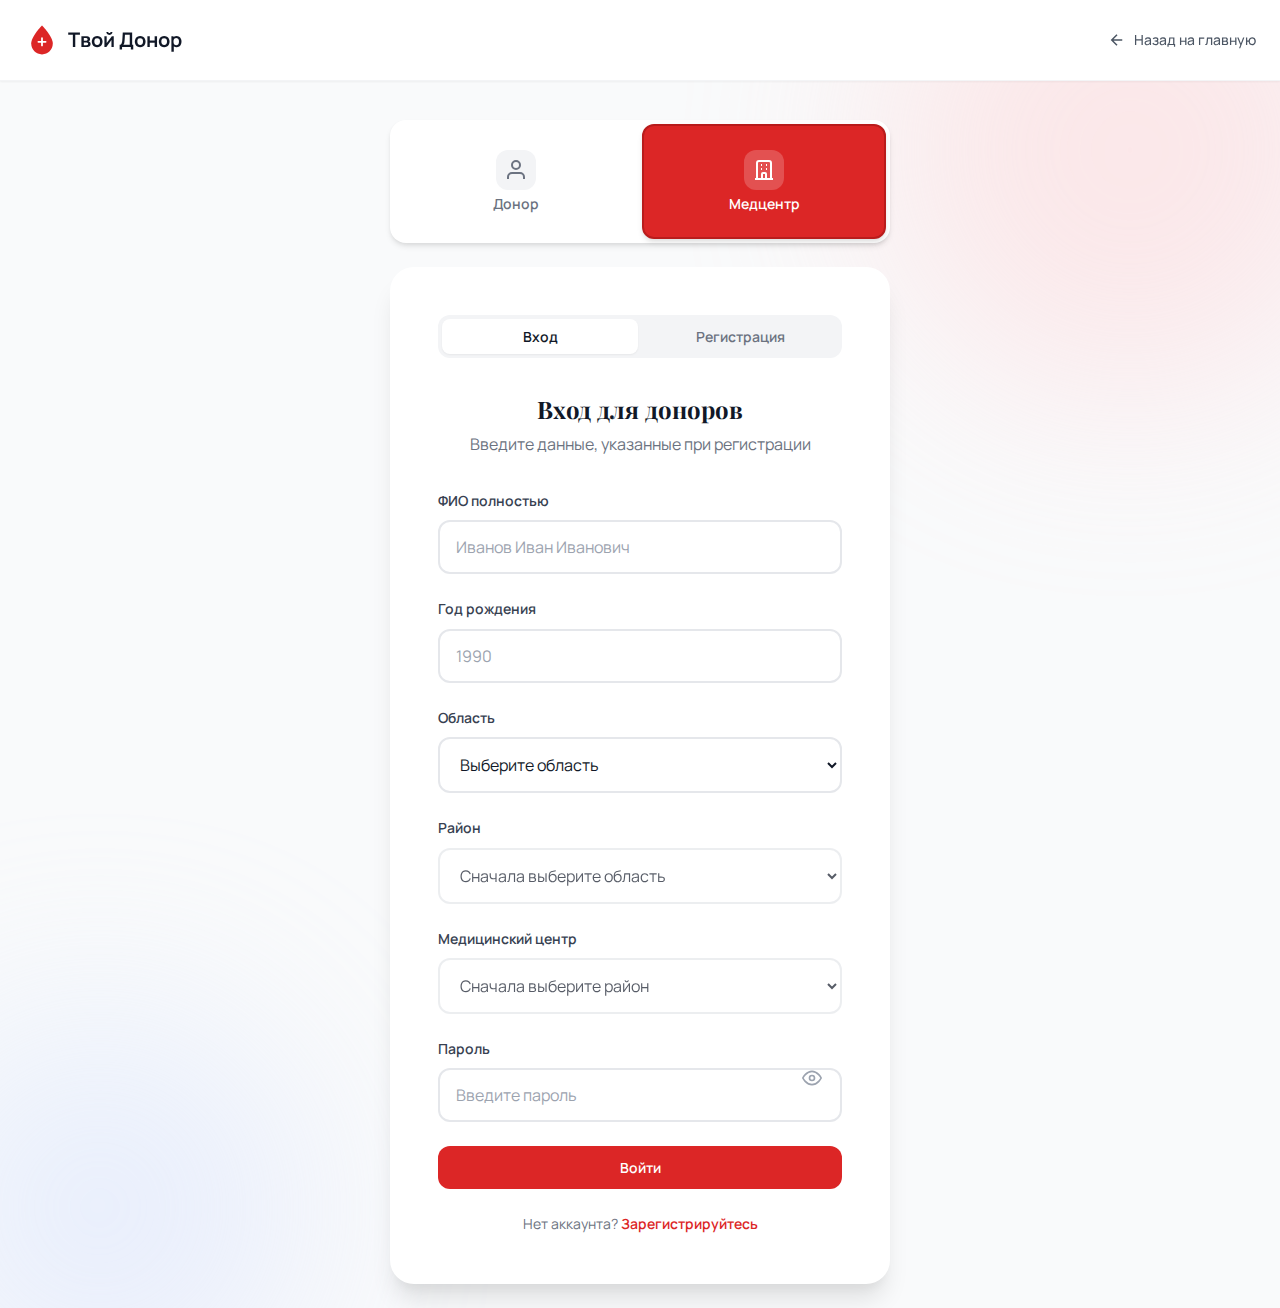
<file: website/pages/medcenter-dashboard.html>
<!DOCTYPE html>
<html lang="ru">
<head>
    <meta charset="UTF-8">
    <meta name="viewport" content="width=device-width, initial-scale=1.0">
    <title>Панель медицинского центра | Твой Донор</title>
    <meta name="description" content="Панель управления медицинского центра. Создавайте запросы крови, управляйте донорами, общайтесь с донорами.">
    <link rel="icon" type="image/svg+xml" href="../favicon.svg">
    <meta name="theme-color" content="#E53935">
    <link rel="stylesheet" href="../css/styles.css">
    <link rel="stylesheet" href="../css/dashboard.css?v=20260127h">
    <link rel="stylesheet" href="../css/medcenter.css">
    <link rel="stylesheet" href="../css/request-form.css">
    <link rel="stylesheet" href="../css/blood-request-cards.css">
    <link rel="stylesheet" href="../css/messenger.css?v=20260127i">
    <link rel="stylesheet" href="../css/mobile-fix.css?v=1">
    <link rel="preconnect" href="https://fonts.googleapis.com">
    <link rel="preconnect" href="https://fonts.gstatic.com" crossorigin>
    <link href="https://fonts.googleapis.com/css2?family=Manrope:wght@300;400;500;600;700;800&family=Playfair+Display:wght@400;500;600;700&display=swap" rel="stylesheet">
</head>
<body class="dashboard-page medcenter-page">
    <!-- Боковая навигация -->
    <aside class="sidebar">
        <div class="sidebar-header">
            <a href="../index.html" class="logo">
                <svg class="logo-icon" viewBox="0 0 40 40" fill="none">
                    <path d="M20 4C20 4 8 16 8 24C8 30.627 13.373 36 20 36C26.627 36 32 30.627 32 24C32 16 20 4 20 4Z" fill="currentColor"/>
                    <path d="M16 22H24M20 18V26" stroke="white" stroke-width="2" stroke-linecap="round"/>
                </svg>
                <span>Твой Донор</span>
            </a>
        </div>
        
        <div class="sidebar-mc-info">
            <div class="mc-badge">
                <svg viewBox="0 0 24 24" fill="none" stroke="currentColor" stroke-width="2">
                    <path d="M19 21V5a2 2 0 00-2-2H7a2 2 0 00-2 2v16m14 0h2m-2 0h-5m-9 0H3m2 0h5M9 7h1m-1 4h1m4-4h1m-1 4h1m-5 10v-5a1 1 0 011-1h2a1 1 0 011 1v5m-4 0h4"/>
                </svg>
            </div>
            <div class="mc-details">
                <span class="mc-name" id="mc-name">Загрузка...</span>
                <span class="mc-type">Медицинский центр</span>
            </div>
        </div>
        
        <nav class="sidebar-nav">
            <ul>
                <li>
                    <a href="#dashboard" class="nav-item active" data-section="dashboard">
                        <svg viewBox="0 0 24 24" fill="none" stroke="currentColor" stroke-width="2">
                            <rect x="3" y="3" width="7" height="7"/>
                            <rect x="14" y="3" width="7" height="7"/>
                            <rect x="14" y="14" width="7" height="7"/>
                            <rect x="3" y="14" width="7" height="7"/>
                        </svg>
                        <span>Главная</span>
                    </a>
                </li>
                <li>
                    <a href="#traffic-light" class="nav-item" data-section="traffic-light">
                        <svg viewBox="0 0 24 24" fill="none" stroke="currentColor" stroke-width="2">
                            <rect x="6" y="2" width="12" height="20" rx="2"/>
                            <circle cx="12" cy="7" r="2"/>
                            <circle cx="12" cy="12" r="2"/>
                            <circle cx="12" cy="17" r="2"/>
                        </svg>
                        <span>Донорский светофор</span>
                    </a>
                </li>
                <li>
                    <a href="#blood-requests" class="nav-item" data-section="blood-requests">
                        <svg viewBox="0 0 24 24" fill="none" stroke="currentColor" stroke-width="2">
                            <path d="M14 2H6a2 2 0 00-2 2v16a2 2 0 002 2h12a2 2 0 002-2V8z"/>
                            <polyline points="14 2 14 8 20 8"/>
                            <line x1="16" y1="13" x2="8" y2="13"/>
                            <line x1="16" y1="17" x2="8" y2="17"/>
                            <polyline points="10 9 9 9 8 9"/>
                        </svg>
                        <span>Запросы крови</span>
                        <span class="badge badge-warning" id="requests-badge">0</span>
                    </a>
                </li>
                <li>
                    <a href="#responses" class="nav-item" data-section="responses">
                        <svg viewBox="0 0 24 24" fill="none" stroke="currentColor" stroke-width="2">
                            <path d="M17 21v-2a4 4 0 00-4-4H5a4 4 0 00-4 4v2"/>
                            <circle cx="9" cy="7" r="4"/>
                            <path d="M23 21v-2a4 4 0 00-3-3.87M16 3.13a4 4 0 010 7.75"/>
                        </svg>
                        <span>Отклики доноров</span>
                        <span class="badge" id="responses-badge">5</span>
                    </a>
                </li>
                <li>
                    <a href="#donors" class="nav-item" data-section="donors">
                        <svg viewBox="0 0 24 24" fill="none" stroke="currentColor" stroke-width="2">
                            <path d="M12 4C12 4 6 10 6 14a6 6 0 1012 0c0-4-6-10-6-10z"/>
                        </svg>
                        <span>База доноров</span>
                    </a>
                </li>
                <li>
                    <a href="#statistics" class="nav-item" data-section="statistics">
                        <svg viewBox="0 0 24 24" fill="none" stroke="currentColor" stroke-width="2">
                            <path d="M18 20V10M12 20V4M6 20v-6"/>
                        </svg>
                        <span>Статистика</span>
                    </a>
                </li>
                <li>
                    <a href="#messages" class="nav-item" data-section="messages">
                        <svg viewBox="0 0 24 24" fill="none" stroke="currentColor" stroke-width="2">
                            <path d="M21 15a2 2 0 01-2 2H7l-4 4V5a2 2 0 012-2h14a2 2 0 012 2z"/>
                        </svg>
                        <span>Сообщения</span>
                        <span class="badge" id="messages-badge">0</span>
                    </a>
                </li>
                <li>
                    <a href="#settings" class="nav-item" data-section="settings">
                        <svg viewBox="0 0 24 24" fill="none" stroke="currentColor" stroke-width="2">
                            <circle cx="12" cy="12" r="3"/>
                            <path d="M19.4 15a1.65 1.65 0 00.33 1.82l.06.06a2 2 0 010 2.83 2 2 0 01-2.83 0l-.06-.06a1.65 1.65 0 00-1.82-.33 1.65 1.65 0 00-1 1.51V21a2 2 0 01-2 2 2 2 0 01-2-2v-.09A1.65 1.65 0 009 19.4a1.65 1.65 0 00-1.82.33l-.06.06a2 2 0 01-2.83 0 2 2 0 010-2.83l.06-.06a1.65 1.65 0 00.33-1.82 1.65 1.65 0 00-1.51-1H3a2 2 0 01-2-2 2 2 0 012-2h.09A1.65 1.65 0 004.6 9a1.65 1.65 0 00-.33-1.82l-.06-.06a2 2 0 010-2.83 2 2 0 012.83 0l.06.06a1.65 1.65 0 001.82.33H9a1.65 1.65 0 001-1.51V3a2 2 0 012-2 2 2 0 012 2v.09a1.65 1.65 0 001 1.51 1.65 1.65 0 001.82-.33l.06-.06a2 2 0 012.83 0 2 2 0 010 2.83l-.06.06a1.65 1.65 0 00-.33 1.82V9a1.65 1.65 0 001.51 1H21a2 2 0 012 2 2 2 0 01-2 2h-.09a1.65 1.65 0 00-1.51 1z"/>
                        </svg>
                        <span>Настройки</span>
                    </a>
                </li>
            </ul>
        </nav>
        
        <div class="sidebar-footer">
            <a href="#" class="nav-item logout" id="logout-btn">
                <svg viewBox="0 0 24 24" fill="none" stroke="currentColor" stroke-width="2">
                    <path d="M9 21H5a2 2 0 01-2-2V5a2 2 0 012-2h4"/>
                    <polyline points="16,17 21,12 16,7"/>
                    <line x1="21" y1="12" x2="9" y2="12"/>
                </svg>
                <span>Выход</span>
            </a>
        </div>
    </aside>

    <!-- Основной контент -->
    <main class="main-content">
        <!-- Шапка -->
        <header class="dashboard-header">
            <div class="header-left">
                <button class="mobile-sidebar-toggle">
                    <svg viewBox="0 0 24 24" fill="none" stroke="currentColor" stroke-width="2">
                        <path d="M3 12h18M3 6h18M3 18h18"/>
                    </svg>
                </button>
                <h1 class="page-title">Меню медцентра</h1>
            </div>
            <div class="header-right">
                <button class="btn btn-primary" id="urgent-request-btn">
                    <svg viewBox="0 0 24 24" fill="none" stroke="currentColor" stroke-width="2">
                        <path d="M18 8A6 6 0 006 8c0 7-3 9-3 9h18s-3-2-3-9"/>
                        <path d="M13.73 21a2 2 0 01-3.46 0"/>
                    </svg>
                    Срочный запрос
                </button>
            </div>
        </header>

        <!-- Секция: Главная -->
        <section id="dashboard" class="dashboard-section active">
            <div class="mc-welcome-banner">
                <div class="welcome-content">
                    <h2>Панель управления</h2>
                    <p>Управляйте донорством в вашем медцентре</p>
                </div>
                <div class="quick-actions">
                    <button class="quick-btn" data-action="traffic-light">
                        <svg viewBox="0 0 24 24" fill="none" stroke="currentColor" stroke-width="2">
                            <rect x="6" y="2" width="12" height="20" rx="2"/>
                            <circle cx="12" cy="7" r="2"/>
                            <circle cx="12" cy="12" r="2"/>
                            <circle cx="12" cy="17" r="2"/>
                        </svg>
                        Светофор
                    </button>
                    <button class="quick-btn" data-action="urgent">
                        <svg viewBox="0 0 24 24" fill="none" stroke="currentColor" stroke-width="2">
                            <path d="M10.29 3.86L1.82 18a2 2 0 001.71 3h16.94a2 2 0 001.71-3L13.71 3.86a2 2 0 00-3.42 0z"/>
                            <line x1="12" y1="9" x2="12" y2="13"/>
                            <line x1="12" y1="17" x2="12.01" y2="17"/>
                        </svg>
                        Срочный запрос
                    </button>
                </div>
            </div>
            
            <div class="stats-grid">
                <div class="stat-card">
                    <div class="stat-icon blue">
                        <svg viewBox="0 0 24 24" fill="none" stroke="currentColor" stroke-width="2">
                            <path d="M17 21v-2a4 4 0 00-4-4H5a4 4 0 00-4 4v2"/>
                            <circle cx="9" cy="7" r="4"/>
                        </svg>
                    </div>
                    <div class="stat-info">
                        <span class="stat-value" id="stat-donors">0</span>
                        <span class="stat-label">Всего доноров</span>
                    </div>
                </div>
                
                <div class="stat-card">
                    <div class="stat-icon green">
                        <svg viewBox="0 0 24 24" fill="none" stroke="currentColor" stroke-width="2">
                            <path d="M22 11.08V12a10 10 0 11-5.93-9.14"/>
                            <path d="M22 4L12 14.01l-3-3"/>
                        </svg>
                    </div>
                    <div class="stat-info">
                        <span class="stat-value" id="stat-requests">0</span>
                        <span class="stat-label">Активных запросов</span>
                    </div>
                </div>
                
                <div class="stat-card">
                    <div class="stat-icon purple">
                        <svg viewBox="0 0 24 24" fill="none" stroke="currentColor" stroke-width="2">
                            <path d="M18 8A6 6 0 006 8c0 7-3 9-3 9h18s-3-2-3-9"/>
                            <path d="M13.73 21a2 2 0 01-3.46 0"/>
                        </svg>
                    </div>
                    <div class="stat-info">
                        <span class="stat-value" id="stat-pending">0</span>
                        <span class="stat-label">Ожидают отклика</span>
                    </div>
                </div>
                
                <div class="stat-card">
                    <div class="stat-icon red">
                        <svg viewBox="0 0 24 24" fill="none" stroke="currentColor" stroke-width="2">
                            <path d="M12 4C12 4 6 10 6 14a6 6 0 1012 0c0-4-6-10-6-10z"/>
                        </svg>
                    </div>
                    <div class="stat-info">
                        <span class="stat-value" id="stat-donations-month">0</span>
                        <span class="stat-label">Донаций за месяц</span>
                    </div>
                </div>
            </div>
            
            <!-- Мини-светофор -->
            <div class="dashboard-grid">
                <div class="card traffic-light-mini">
                    <div class="card-header">
                        <h3>Статус крови</h3>
                        <a href="#traffic-light" class="link">Управление</a>
                    </div>
                    <div class="card-content">
                        <div class="blood-status-grid" id="mini-traffic-light">
                            <!-- Заполняется динамически -->
                        </div>
                    </div>
                </div>
                
                <div class="card recent-responses">
                    <div class="card-header">
                        <h3>Последние отклики</h3>
                        <a href="#responses" class="link">Все отклики</a>
                    </div>
                    <div class="card-content">
                        <div id="recent-responses-list">
                            <!-- Заполняется динамически -->
                        </div>
                    </div>
                </div>
            </div>
        </section>

        <!-- Секция: Донорский светофор -->
        <section id="traffic-light" class="dashboard-section">
            <div class="section-header">
                <h2>Донорский светофор</h2>
                <p>Управляйте статусом потребности в крови по группам</p>
            </div>
            
            <div class="traffic-light-info">
                <div class="status-legend">
                    <div class="legend-item">
                        <span class="status-dot ok"></span>
                        <span>Достаточно</span>
                    </div>
                    <div class="legend-item">
                        <span class="status-dot need"></span>
                        <span>Нужно пополнить</span>
                    </div>
                    <div class="legend-item">
                        <span class="status-dot urgent"></span>
                        <span>Срочно нужна (рассылка)</span>
                    </div>
                </div>
            </div>
            
            <div class="traffic-light-grid" id="traffic-light-full">
                <!-- Заполняется динамически -->
            </div>
            
            <div class="traffic-light-note">
                <svg viewBox="0 0 24 24" fill="none" stroke="currentColor" stroke-width="2">
                    <circle cx="12" cy="12" r="10"/>
                    <path d="M12 8v4M12 16h.01"/>
                </svg>
                <p>При установке статуса "Срочно" система автоматически отправит уведомления всем донорам с подходящей группой крови в Telegram.</p>
            </div>
        </section>

        <!-- Секция: Запросы крови -->
        <section id="blood-requests" class="dashboard-section">
            <div class="section-header">
                <h2>Запросы крови</h2>
                <p>Создавайте и управляйте запросами на донацию</p>
            </div>
            
            <div class="requests-actions">
                <button class="btn btn-primary" onclick="openCreateRequestModal()">
                    <svg viewBox="0 0 24 24" fill="none" stroke="currentColor" stroke-width="2">
                        <circle cx="12" cy="12" r="10"/>
                        <line x1="12" y1="8" x2="12" y2="16"/>
                        <line x1="8" y1="12" x2="16" y2="12"/>
                    </svg>
                    Создать запрос
                </button>
            </div>
            
            <div class="requests-filters">
                <div class="filter-group">
                    <label>Статус:</label>
                    <select id="requests-filter-status">
                        <option value="all">Все</option>
                        <option value="active" selected>Активные</option>
                        <option value="fulfilled">Выполненные</option>
                        <option value="cancelled">Отменённые</option>
                        <option value="closed">Закрытые</option>
                    </select>
                </div>
                <div class="filter-group">
                    <label>Группа крови:</label>
                    <select id="requests-filter-blood">
                        <option value="all">Все группы</option>
                        <option value="A+">A+</option>
                        <option value="A-">A-</option>
                        <option value="B+">B+</option>
                        <option value="B-">B-</option>
                        <option value="AB+">AB+</option>
                        <option value="AB-">AB-</option>
                        <option value="O+">O+</option>
                        <option value="O-">O-</option>
                    </select>
                </div>
            </div>
            
            <div class="requests-list" id="requests-list">
                <!-- Заполняется динамически -->
            </div>
        </section>

        <!-- Секция: Отклики доноров -->
        <section id="responses" class="dashboard-section">
            <div class="section-header">
                <h2>Отклики доноров</h2>
                <p>Управляйте заявками от доноров</p>
            </div>
            
            <div class="filters">
                <div class="filter-group">
                    <label>Запрос:</label>
                    <select id="filter-request">
                        <option value="all">Все запросы</option>
                        <!-- Заполняется динамически -->
                    </select>
                </div>
                <div class="filter-group">
                    <label>Статус:</label>
                    <select id="filter-status">
                        <option value="all">Все</option>
                        <option value="pending">Ожидают</option>
                        <option value="confirmed">Подтверждены</option>
                        <option value="completed">Завершены</option>
                        <option value="cancelled">Отменены</option>
                    </select>
                </div>
                <div class="filter-group">
                    <label>Группа крови:</label>
                    <select id="filter-blood">
                        <option value="all">Все группы</option>
                        <option value="A+">A+</option>
                        <option value="A-">A-</option>
                        <option value="B+">B+</option>
                        <option value="B-">B-</option>
                        <option value="AB+">AB+</option>
                        <option value="AB-">AB-</option>
                        <option value="O+">O+</option>
                        <option value="O-">O-</option>
                    </select>
                </div>
                <div class="filter-group">
                    <button class="btn btn-outline btn-sm" id="cleanup-responses-btn" title="Удалить отклики на закрытые/отменённые запросы">
                        🗑️ Очистить устаревшие
                    </button>
                </div>
            </div>
            
            <div id="responses-list" class="responses-list">
                <!-- Заполняется динамически -->
            </div>
        </section>

        <!-- Секция: База доноров -->
        <section id="donors" class="dashboard-section">
            <div class="section-header">
                <h2>База доноров</h2>
                <p>Просмотр зарегистрированных доноров</p>
            </div>
            
            <div class="donors-filters">
                <div class="search-box">
                    <svg viewBox="0 0 24 24" fill="none" stroke="currentColor" stroke-width="2">
                        <circle cx="11" cy="11" r="8"/>
                        <path d="M21 21l-4.35-4.35"/>
                    </svg>
                    <input type="text" id="donor-search" placeholder="Поиск по имени...">
                </div>
                <div class="filter-group">
                    <select id="donor-blood-filter">
                        <option value="all">Все группы</option>
                        <option value="A+">A+</option>
                        <option value="A-">A-</option>
                        <option value="B+">B+</option>
                        <option value="B-">B-</option>
                        <option value="AB+">AB+</option>
                        <option value="AB-">AB-</option>
                        <option value="O+">O+</option>
                        <option value="O-">O-</option>
                    </select>
                </div>
                <div class="filter-group">
                    <select id="donor-status-filter">
                        <option value="all">Все статусы</option>
                        <option value="available">Доступны</option>
                        <option value="recovery">Восстановление</option>
                    </select>
                </div>
            </div>
            
            <div id="donors-list" class="donors-table-container">
                <!-- Заполняется динамически -->
            </div>
        </section>

        <!-- Секция: Статистика -->
        <section id="statistics" class="dashboard-section">
            <div class="section-header">
                <h2>Статистика</h2>
                <p>Полная аналитика работы медицинского центра</p>
            </div>
            
            <!-- Выбор периода -->
            <div class="stats-period-selector">
                <div class="period-presets">
                    <button class="period-btn" data-period="today">Сегодня</button>
                    <button class="period-btn" data-period="week">Неделя</button>
                    <button class="period-btn active" data-period="month">Месяц</button>
                    <button class="period-btn" data-period="quarter">Квартал</button>
                    <button class="period-btn" data-period="year">Год</button>
                    <button class="period-btn" data-period="all">Всё время</button>
                </div>
                
                <div class="period-custom">
                    <label>От:</label>
                    <input type="date" id="stats-date-from" class="date-input">
                    <label>До:</label>
                    <input type="date" id="stats-date-to" class="date-input">
                    <button class="btn btn-secondary btn-sm" id="apply-custom-period">Применить</button>
                    <button class="btn btn-primary btn-sm" id="export-stats-btn">📥 Скачать TXT</button>
                </div>
            </div>
            
            <!-- Основные метрики -->
            <div class="stats-cards">
                <div class="stat-card stat-card-primary">
                    <div class="stat-icon">📋</div>
                    <div class="stat-content">
                        <div class="stat-value" id="menu-stat-requests">0</div>
                        <div class="stat-label">Запросов крови</div>
                        <div class="stat-change" id="stat-requests-change">-</div>
                    </div>
                </div>
                
                <div class="stat-card stat-card-success">
                    <div class="stat-icon">👥</div>
                    <div class="stat-content">
                        <div class="stat-value" id="menu-stat-donors">0</div>
                        <div class="stat-label">Уникальных доноров</div>
                        <div class="stat-change" id="stat-donors-change">-</div>
                    </div>
                </div>
                
                <div class="stat-card stat-card-danger">
                    <div class="stat-icon">🩸</div>
                    <div class="stat-content">
                        <div class="stat-value" id="stat-donations">0</div>
                        <div class="stat-label">Донаций проведено</div>
                        <div class="stat-change" id="stat-donations-change">-</div>
                    </div>
                </div>
                
                <div class="stat-card stat-card-info">
                    <div class="stat-icon">📊</div>
                    <div class="stat-content">
                        <div class="stat-value" id="stat-volume">0 л</div>
                        <div class="stat-label">Объём крови</div>
                        <div class="stat-change" id="stat-volume-change">-</div>
                    </div>
                </div>
            </div>
            
            <!-- Диаграммы -->
            <div class="stats-charts-grid">
                <div class="chart-card">
                    <h3>Запросы по срочности</h3>
                    <div id="urgency-chart" class="chart-container">
                        <div class="chart-empty">Нет данных</div>
                    </div>
                </div>
                
                <div class="chart-card">
                    <h3>Донации по группам крови</h3>
                    <div id="blood-type-chart" class="chart-container">
                        <div class="chart-empty">Нет данных</div>
                    </div>
                </div>
            </div>
            
            <!-- Детальная статистика -->
            <div class="stats-detailed">
                <div class="detailed-section">
                    <h3>📋 Запросы крови</h3>
                    <table class="stats-table">
                        <tr>
                            <td>Всего запросов</td>
                            <td id="detail-total-requests">-</td>
                        </tr>
                        <tr>
                            <td>Активных</td>
                            <td id="detail-active-requests">-</td>
                        </tr>
                        <tr>
                            <td>Завершённых</td>
                            <td id="detail-closed-requests">-</td>
                        </tr>
                        <tr>
                            <td>Отменённых</td>
                            <td id="detail-cancelled-requests">-</td>
                        </tr>
                        <tr>
                            <td>Истёкших</td>
                            <td id="detail-expired-requests">-</td>
                        </tr>
                        <tr>
                            <td>⚠️ Критичных</td>
                            <td id="detail-critical-requests">-</td>
                        </tr>
                        <tr>
                            <td>🔥 Срочных</td>
                            <td id="detail-urgent-requests">-</td>
                        </tr>
                    </table>
                </div>
                
                <div class="detailed-section">
                    <h3>👥 Отклики доноров</h3>
                    <table class="stats-table">
                        <tr>
                            <td>Всего откликов</td>
                            <td id="detail-total-responses">-</td>
                        </tr>
                        <tr>
                            <td>Подтверждено</td>
                            <td id="detail-confirmed-responses">-</td>
                        </tr>
                        <tr>
                            <td>Ожидает</td>
                            <td id="detail-pending-responses">-</td>
                        </tr>
                        <tr>
                            <td>Отклонено</td>
                            <td id="detail-declined-responses">-</td>
                        </tr>
                        <tr>
                            <td>Конверсия</td>
                            <td id="detail-conversion-rate">-</td>
                        </tr>
                        <tr>
                            <td>Уникальных доноров</td>
                            <td id="detail-unique-donors">-</td>
                        </tr>
                        <tr>
                            <td>Среднее откликов на запрос</td>
                            <td id="detail-avg-responses">-</td>
                        </tr>
                    </table>
                </div>
                
                <div class="detailed-section">
                    <h3>🩸 Донации</h3>
                    <table class="stats-table">
                        <tr>
                            <td>Всего донаций</td>
                            <td id="detail-total-donations">-</td>
                        </tr>
                        <tr>
                            <td>Объём (мл)</td>
                            <td id="detail-total-volume-ml">-</td>
                        </tr>
                        <tr>
                            <td>Объём (литры)</td>
                            <td id="detail-total-volume-liters">-</td>
                        </tr>
                        <tr>
                            <td>Средний объём донации</td>
                            <td id="detail-avg-volume">-</td>
                        </tr>
                    </table>
                </div>
            </div>
        </section>

        <!-- Секция: Сообщения -->
        <section id="messages" class="dashboard-section">
            <div class="section-header">
                <h2>Сообщения</h2>
                <p>Общайтесь с донорами</p>
            </div>
            
            <div class="messenger-container">
                <!-- Левая панель: Список диалогов -->
                <div class="conversations-panel">
                    <div class="conversations-header">
                        <button class="messenger-back-btn" id="messenger-back-btn" title="Вернуться в меню">
                            <svg viewBox="0 0 24 24" fill="none" stroke="white" stroke-width="2.5">
                                <path d="M19 12H5M12 19l-7-7 7-7"/>
                            </svg>
                        </button>
                        <h2>Диалоги</h2>
                        <div class="conversations-search">
                            <svg viewBox="0 0 24 24" fill="none" stroke="currentColor" stroke-width="2">
                                <circle cx="11" cy="11" r="8"/>
                                <path d="M21 21l-4.35-4.35"/>
                            </svg>
                            <input type="text" id="conversation-search" placeholder="Поиск диалогов...">
                        </div>
                    </div>
                    
                    <div class="conversations-list" id="conversations-list">
                        <div class="no-conversations">
                            <svg viewBox="0 0 24 24" fill="none" stroke="currentColor" stroke-width="2">
                                <path d="M21 15a2 2 0 01-2 2H7l-4 4V5a2 2 0 012-2h14a2 2 0 012 2z"/>
                            </svg>
                            <p>Нет диалогов</p>
                        </div>
                    </div>
                </div>
                
                <!-- Правая панель: Область чата -->
                <div class="chat-panel" id="chat-panel">
                    <div class="chat-empty" id="chat-empty">
                        <svg viewBox="0 0 24 24" fill="none" stroke="currentColor" stroke-width="2">
                            <path d="M21 15a2 2 0 01-2 2H7l-4 4V5a2 2 0 012-2h14a2 2 0 012 2z"/>
                            <polyline points="9,10 12,13 15,10"/>
                        </svg>
                        <h3>Выберите диалог</h3>
                        <p>Нажмите на диалог слева, чтобы начать общение</p>
                    </div>
                    
                    <div class="chat-header" id="chat-header" style="display: none;">
                        <button class="chat-back-btn" id="chat-back-btn">
                            <svg viewBox="0 0 24 24" fill="none" stroke="currentColor" stroke-width="2">
                                <path d="M19 12H5M12 19l-7-7 7-7"/>
                            </svg>
                        </button>
                        <div class="chat-header-avatar" id="chat-avatar">Д</div>
                        <div class="chat-header-info">
                            <div class="chat-header-name" id="chat-name">Донор</div>
                            <div class="chat-header-status" id="chat-status">Группа крови</div>
                        </div>
                        <div class="chat-header-actions">
                            <button class="chat-header-btn" id="chat-info-btn" title="Информация о доноре">
                                <svg viewBox="0 0 24 24" fill="none" stroke="currentColor" stroke-width="2">
                                    <circle cx="12" cy="12" r="10"/>
                                    <path d="M12 16v-4M12 8h.01"/>
                                </svg>
                            </button>
                        </div>
                    </div>
                    
                    <div class="chat-messages" id="chat-messages" style="display: none;">
                        <!-- Сообщения загружаются динамически -->
                    </div>
                    
                    <div class="chat-input" id="chat-input" style="display: none;">
                        <div class="chat-input-wrapper">
                            <textarea 
                                id="message-input" 
                                class="chat-input-field"
                                placeholder="Написать сообщение..." 
                                rows="1"
                            ></textarea>
                            <button class="chat-input-btn" id="send-message-btn">
                                <svg viewBox="0 0 24 24" fill="none" stroke="currentColor" stroke-width="2">
                                    <line x1="22" y1="2" x2="11" y2="13"/>
                                    <polygon points="22 2 15 22 11 13 2 9 22 2"/>
                                </svg>
                            </button>
                        </div>
                    </div>
                </div>
            </div>
            
            <!-- Модальное окно: Профиль донора -->
            <div class="modal donor-profile-modal" id="donor-profile-modal" style="display: none;">
                <div class="modal-content modal-lg">
                    <div class="modal-header">
                        <h3>Профиль донора</h3>
                        <button class="modal-close">&times;</button>
                    </div>
                    <div class="modal-body">
                        <div class="donor-profile-grid">
                            <div class="profile-avatar-section">
                                <div class="profile-avatar-large" id="profile-avatar">Д</div>
                                <h2 id="profile-name">Имя донора</h2>
                                <p class="profile-blood-type" id="profile-blood-type">O+</p>
                            </div>
                            
                            <div class="profile-info-section">
                                <h4>Контактная информация</h4>
                                <div class="profile-info-item">
                                    <svg viewBox="0 0 24 24" fill="none" stroke="currentColor" stroke-width="2">
                                        <path d="M22 16.92v3a2 2 0 01-2.18 2 19.79 19.79 0 01-8.63-3.07 19.5 19.5 0 01-6-6 19.79 19.79 0 01-3.07-8.67A2 2 0 014.11 2h3a2 2 0 012 1.72 12.84 12.84 0 00.7 2.81 2 2 0 01-.45 2.11L8.09 9.91a16 16 0 006 6l1.27-1.27a2 2 0 012.11-.45 12.84 12.84 0 002.81.7A2 2 0 0122 16.92z"/>
                                    </svg>
                                    <span id="profile-phone">+375 29 123-45-67</span>
                                </div>
                                <div class="profile-info-item">
                                    <svg viewBox="0 0 24 24" fill="none" stroke="currentColor" stroke-width="2">
                                        <path d="M4 4h16c1.1 0 2 .9 2 2v12c0 1.1-.9 2-2 2H4c-1.1 0-2-.9-2-2V6c0-1.1.9-2 2-2z"/>
                                        <polyline points="22,6 12,13 2,6"/>
                                    </svg>
                                    <span id="profile-email">donor@example.com</span>
                                </div>
                                
                                <h4 style="margin-top: 24px;">Статистика донаций</h4>
                                <div class="profile-stats-grid">
                                    <div class="stat-card">
                                        <div class="stat-value" id="profile-total-donations">0</div>
                                        <div class="stat-label">Донаций</div>
                                    </div>
                                    <div class="stat-card">
                                        <div class="stat-value" id="profile-total-volume">0 мл</div>
                                        <div class="stat-label">Объём</div>
                                    </div>
                                    <div class="stat-card">
                                        <div class="stat-value" id="profile-last-donation">Нет данных</div>
                                        <div class="stat-label">Последняя донация</div>
                                    </div>
                                </div>
                                
                                <h4 style="margin-top: 24px;">История откликов</h4>
                                <div id="profile-response-history" class="response-history-list">
                                    <p class="text-secondary">Загрузка...</p>
                                </div>
                            </div>
                        </div>
                    </div>
                </div>
            </div>
        </section>

        <!-- Секция: Настройки -->
        <section id="settings" class="dashboard-section">
            <div class="section-header">
                <h2>Настройки медцентра</h2>
                <p>Управление информацией о центре</p>
            </div>
            
            <div class="settings-grid">
                <div class="settings-card">
                    <h3>Информация о центре</h3>
                    <form id="mc-settings-form">
                        <div class="form-group">
                            <label>Название</label>
                            <input type="text" id="setting-name" placeholder="Название медцентра">
                        </div>
                        <div class="form-group">
                            <label>Адрес</label>
                            <input type="text" id="setting-address" placeholder="Адрес">
                        </div>
                        <div class="form-group">
                            <label>Контактный телефон</label>
                            <input type="tel" id="setting-phone" placeholder="+375 XX XXX XX XX">
                        </div>
                        <div class="form-group">
                            <label>Email</label>
                            <input type="email" id="setting-email" placeholder="email@example.com">
                        </div>
                        <button type="submit" class="btn btn-primary">Сохранить</button>
                    </form>
                </div>
                
                <div class="settings-card">
                    <h3>Безопасность</h3>
                    <form id="password-form">
                        <div class="form-group">
                            <label>Текущий пароль</label>
                            <input type="password" id="current-password" required minlength="6" autocomplete="current-password">
                        </div>
                        <div class="form-group">
                            <label>Новый пароль</label>
                            <input type="password" id="new-password" required minlength="6" autocomplete="new-password">
                            <span id="password-counter" class="field-hint">Минимум 6 символов</span>
                        </div>
                        <div class="form-group">
                            <label>Подтверждение пароля</label>
                            <input type="password" id="confirm-password" required minlength="6" autocomplete="new-password">
                        </div>
                        <button type="submit" class="btn btn-outline">Изменить пароль</button>
                    </form>
                </div>
            </div>
        </section>
    </main>

    <!-- Модальное окно срочного запроса -->
    <div id="urgent-modal" class="modal">
        <div class="modal-content">
            <button class="modal-close">
                <svg viewBox="0 0 24 24" fill="none" stroke="currentColor" stroke-width="2">
                    <path d="M18 6L6 18M6 6l12 12"/>
                </svg>
            </button>
            <div class="modal-header">
                <div class="modal-icon urgent">
                    <svg viewBox="0 0 24 24" fill="none" stroke="currentColor" stroke-width="2">
                        <path d="M10.29 3.86L1.82 18a2 2 0 001.71 3h16.94a2 2 0 001.71-3L13.71 3.86a2 2 0 00-3.42 0z"/>
                        <line x1="12" y1="9" x2="12" y2="13"/>
                        <line x1="12" y1="17" x2="12.01" y2="17"/>
                    </svg>
                </div>
                <h2>Срочный запрос крови</h2>
            </div>
            <div class="modal-body">
                <form id="urgent-request-form">
                    <div class="form-group">
                        <label>Группа крови</label>
                        <div class="blood-type-selector urgent-blood">
                            <label class="blood-option">
                                <input type="radio" name="urgent_blood" value="A+" required>
                                <span>A+</span>
                            </label>
                            <label class="blood-option">
                                <input type="radio" name="urgent_blood" value="A-">
                                <span>A-</span>
                            </label>
                            <label class="blood-option">
                                <input type="radio" name="urgent_blood" value="B+">
                                <span>B+</span>
                            </label>
                            <label class="blood-option">
                                <input type="radio" name="urgent_blood" value="B-">
                                <span>B-</span>
                            </label>
                            <label class="blood-option">
                                <input type="radio" name="urgent_blood" value="AB+">
                                <span>AB+</span>
                            </label>
                            <label class="blood-option">
                                <input type="radio" name="urgent_blood" value="AB-">
                                <span>AB-</span>
                            </label>
                            <label class="blood-option">
                                <input type="radio" name="urgent_blood" value="O+">
                                <span>O+</span>
                            </label>
                            <label class="blood-option">
                                <input type="radio" name="urgent_blood" value="O-">
                                <span>O-</span>
                            </label>
                        </div>
                    </div>
                    <div class="form-group">
                        <label>Описание ситуации (опционально)</label>
                        <textarea id="urgent-description" rows="3" placeholder="Дополнительная информация для доноров..."></textarea>
                    </div>
                </form>
                <div class="urgent-warning">
                    <svg viewBox="0 0 24 24" fill="none" stroke="currentColor" stroke-width="2">
                        <circle cx="12" cy="12" r="10"/>
                        <path d="M12 8v4M12 16h.01"/>
                    </svg>
                    <p>После отправки всем подходящим донорам придёт уведомление в Telegram с просьбой срочно связаться с вашим центром.</p>
                </div>
            </div>
            <div class="modal-footer">
                <button class="btn btn-outline" data-action="cancel">Отмена</button>
                <button class="btn btn-danger" data-action="send">Отправить срочный запрос</button>
            </div>
        </div>
    </div>

    <!-- Модальное окно донора -->
    <!-- Модалка: Связаться с донором -->
    <div id="donor-modal" class="modal">
        <div class="modal-dialog">
            <div class="modal-header">
                <h3>✉️ Отправить сообщение донору</h3>
                <button class="modal-close">&times;</button>
            </div>
            <div class="modal-body">
                <div id="donor-info" style="margin-bottom: 20px; padding: 15px; background: #f5f5f5; border-radius: 8px;">
                    <!-- Заполняется динамически -->
                </div>
                <form id="message-form">
                    <input type="hidden" id="donor-id">
                    <div class="form-group">
                        <label>Тип сообщения *</label>
                        <select id="message-type" required>
                            <option value="invitation">Приглашение на донацию</option>
                            <option value="confirmation">Подтверждение записи</option>
                            <option value="other">Другое</option>
                        </select>
                    </div>
                    <div class="form-group">
                        <label>Текст сообщения *</label>
                        <textarea id="message-text" rows="5" placeholder="Введите сообщение..." required></textarea>
                    </div>
                    <div class="form-group">
                        <label style="display: flex; align-items: center; cursor: pointer;">
                            <input type="checkbox" id="send-telegram" style="margin-right: 10px;">
                            <span>Также отправить в Telegram (если подключён)</span>
                        </label>
                    </div>
                </form>
            </div>
            <div class="modal-footer">
                <button class="btn btn-outline" data-action="cancel">Отмена</button>
                <button class="btn btn-primary" data-action="send-message">Отправить ➤</button>
            </div>
        </div>
    </div>

    <!-- Модалка: Создать запрос крови -->
    <div id="create-request-modal" class="modal">
        <div class="modal-dialog modal-lg">
            <div class="modal-header">
                <h3>🩸 Создать запрос на донацию крови</h3>
                <button class="modal-close">&times;</button>
            </div>
            <div class="modal-body">
                <form id="create-request-form">
                    <!-- Группа крови -->
                    <div class="form-group">
                        <label class="form-label-enhanced">
                            <span class="label-icon">🩸</span>
                            <span>Группа крови *</span>
                        </label>
                        <div class="blood-type-grid">
                            <label class="blood-type-card">
                                <input type="radio" name="request_blood" value="A+" required>
                                <span class="blood-type-content">
                                    <span class="blood-text">A+</span>
                                </span>
                            </label>
                            <label class="blood-type-card">
                                <input type="radio" name="request_blood" value="A-">
                                <span class="blood-type-content">
                                    <span class="blood-text">A-</span>
                                </span>
                            </label>
                            <label class="blood-type-card">
                                <input type="radio" name="request_blood" value="B+">
                                <span class="blood-type-content">
                                    <span class="blood-text">B+</span>
                                </span>
                            </label>
                            <label class="blood-type-card">
                                <input type="radio" name="request_blood" value="B-">
                                <span class="blood-type-content">
                                    <span class="blood-text">B-</span>
                                </span>
                            </label>
                            <label class="blood-type-card">
                                <input type="radio" name="request_blood" value="AB+">
                                <span class="blood-type-content">
                                    <span class="blood-text">AB+</span>
                                </span>
                            </label>
                            <label class="blood-type-card">
                                <input type="radio" name="request_blood" value="AB-">
                                <span class="blood-type-content">
                                    <span class="blood-text">AB-</span>
                                </span>
                            </label>
                            <label class="blood-type-card">
                                <input type="radio" name="request_blood" value="O+">
                                <span class="blood-type-content">
                                    <span class="blood-text">O+</span>
                                </span>
                            </label>
                            <label class="blood-type-card">
                                <input type="radio" name="request_blood" value="O-">
                                <span class="blood-type-content">
                                    <span class="blood-text">O-</span>
                                </span>
                            </label>
                        </div>
                    </div>
                    
                    <!-- Срочность -->
                    <div class="form-group">
                        <label class="form-label-enhanced">
                            <span class="label-icon">⚡</span>
                            <span>Уровень срочности *</span>
                        </label>
                        <div class="urgency-selector">
                            <label class="urgency-card urgency-normal">
                                <input type="radio" name="urgency" value="normal" checked>
                                <span class="urgency-content">
                                    <span class="urgency-icon">🟢</span>
                                    <span class="urgency-title">Обычный</span>
                                    <span class="urgency-desc">Плановое пополнение запасов</span>
                                </span>
                            </label>
                            <label class="urgency-card urgency-urgent">
                                <input type="radio" name="urgency" value="urgent">
                                <span class="urgency-content">
                                    <span class="urgency-icon">🟠</span>
                                    <span class="urgency-title">Срочный</span>
                                    <span class="urgency-desc">Уведомления на сайте + email</span>
                                </span>
                            </label>
                            <label class="urgency-card urgency-critical">
                                <input type="radio" name="urgency" value="critical">
                                <span class="urgency-content">
                                    <span class="urgency-icon">🔴</span>
                                    <span class="urgency-title">Критичный</span>
                                    <span class="urgency-desc">Telegram рассылка всем донорам</span>
                                </span>
                            </label>
                        </div>
                    </div>
                    
                    <!-- Описание -->
                    <div class="form-group">
                        <label class="form-label-enhanced">
                            <span class="label-icon">📝</span>
                            <span>Дополнительная информация (необязательно)</span>
                        </label>
                        <textarea name="description" rows="4" placeholder="Укажите дополнительные детали запроса..." class="form-textarea"></textarea>
                    </div>
                    
                    <!-- Количество доноров -->
                    <div class="form-group">
                        <label class="form-label-enhanced">
                            <span class="label-icon">👥</span>
                            <span>Количество доноров</span>
                        </label>
                        <div class="urgency-selector">
                            <label class="urgency-card urgency-normal">
                                <input type="radio" name="donor_limit" value="unlimited" checked>
                                <span class="urgency-content">
                                    <span class="urgency-icon">∞</span>
                                    <span class="urgency-title">Без ограничения</span>
                                    <span class="urgency-desc">Принимать отклики до ручной остановки</span>
                                </span>
                            </label>
                            <label class="urgency-card urgency-urgent">
                                <input type="radio" name="donor_limit" value="limited">
                                <span class="urgency-content">
                                    <span class="urgency-icon">🎯</span>
                                    <span class="urgency-title">Конкретное количество</span>
                                    <span class="urgency-desc">Автоматически закрыть при достижении</span>
                                </span>
                            </label>
                        </div>
                        <div id="donor-count-input" style="display: none; margin-top: 12px;">
                            <input type="number" name="needed_donors" id="needed-donors" min="1" max="100" placeholder="Сколько доноров нужно?" style="width: 100%; padding: 12px; border: 2px solid #e0e0e0; border-radius: 8px; font-size: 16px;">
                        </div>
                    </div>
                    
                    <!-- Срок действия -->
                    <div class="form-group">
                        <label class="form-label-enhanced">
                            <span class="label-icon">📅</span>
                            <span>Срок действия запроса</span>
                        </label>
                        <div style="display: flex; align-items: center; gap: 15px;">
                            <input type="number" name="expires_days" min="1" max="30" value="7" style="width: 80px; padding: 10px; border: 2px solid #e0e0e0; border-radius: 8px; font-size: 16px;">
                            <span style="color: #666;">дней</span>
                            <span style="color: #999; font-size: 14px;">(запрос автоматически закроется)</span>
                        </div>
                    </div>
                </form>
            </div>
            <div class="modal-footer">
                <button class="btn btn-outline" data-action="cancel">Отмена</button>
                <button class="btn btn-primary" data-action="create-request">
                    <svg viewBox="0 0 24 24" fill="none" stroke="currentColor" stroke-width="2" style="width: 20px; height: 20px; margin-right: 8px;">
                        <path d="M22 11.08V12a10 10 0 11-5.93-9.14"/>
                        <polyline points="22 4 12 14.01 9 11.01"/>
                    </svg>
                    Создать запрос
                </button>
            </div>
        </div>
    </div>

    <!-- Модалка: Написать донору -->
    <div id="donor-modal" class="modal">
        <div class="modal-dialog">
            <div class="modal-header">
                <h3>✉️ Отправить сообщение донору</h3>
                <button class="modal-close">&times;</button>
            </div>
            <div class="modal-body">
                <div id="donor-info" style="margin-bottom: 20px; padding: 15px; background: #f5f5f5; border-radius: 8px;">
                    <!-- Заполняется динамически -->
                </div>
                <form id="message-form">
                    <input type="hidden" id="donor-id">
                    <div class="form-group">
                        <label>Тип сообщения *</label>
                        <select id="message-type" required>
                            <option value="invitation">Приглашение на донацию</option>
                            <option value="confirmation">Подтверждение записи</option>
                            <option value="other">Другое</option>
                        </select>
                    </div>
                    <div class="form-group">
                        <label>Текст сообщения *</label>
                        <textarea id="message-text" rows="5" placeholder="Введите сообщение..." required></textarea>
                    </div>
                    <div class="form-group">
                        <label style="display: flex; align-items: center; cursor: pointer;">
                            <input type="checkbox" id="send-telegram" style="margin-right: 10px;">
                            <span>Также отправить в Telegram (если подключён)</span>
                        </label>
                    </div>
                </form>
            </div>
            <div class="modal-footer">
                <button class="btn btn-outline" data-action="cancel">Отмена</button>
                <button class="btn btn-primary" data-action="send-message">Отправить ➤</button>
            </div>
        </div>
    </div>

    <!-- Модальное окно: Редактирование запроса -->
    <div id="edit-request-modal" class="modal">
        <div class="modal-dialog modal-lg">
            <div class="modal-header">
                <h3>Редактировать запрос</h3>
                <button class="modal-close">&times;</button>
            </div>
            <div class="modal-body">
                <form id="edit-request-form">
                    <input type="hidden" id="edit-request-id">
                    
                    <div class="form-group">
                        <label>Группа крови *</label>
                        <div class="blood-type-selector">
                            <label class="blood-option">
                                <input type="radio" name="edit_blood_type" value="A+" required>
                                <span>A+</span>
                            </label>
                            <label class="blood-option">
                                <input type="radio" name="edit_blood_type" value="A-">
                                <span>A-</span>
                            </label>
                            <label class="blood-option">
                                <input type="radio" name="edit_blood_type" value="B+">
                                <span>B+</span>
                            </label>
                            <label class="blood-option">
                                <input type="radio" name="edit_blood_type" value="B-">
                                <span>B-</span>
                            </label>
                            <label class="blood-option">
                                <input type="radio" name="edit_blood_type" value="AB+">
                                <span>AB+</span>
                            </label>
                            <label class="blood-option">
                                <input type="radio" name="edit_blood_type" value="AB-">
                                <span>AB-</span>
                            </label>
                            <label class="blood-option">
                                <input type="radio" name="edit_blood_type" value="O+">
                                <span>O+</span>
                            </label>
                            <label class="blood-option">
                                <input type="radio" name="edit_blood_type" value="O-">
                                <span>O-</span>
                            </label>
                        </div>
                    </div>
                    
                    <div class="form-group">
                        <label>Срочность *</label>
                        <select id="edit-urgency" name="urgency" required>
                            <option value="normal">Обычная</option>
                            <option value="urgent">Срочная</option>
                            <option value="critical">Критическая (с рассылкой)</option>
                        </select>
                    </div>
                    
                    <div class="form-group">
                        <label>Описание / Комментарий</label>
                        <textarea id="edit-description" name="description" rows="4" placeholder="Укажите дополнительную информацию о запросе (необязательно)"></textarea>
                    </div>
                    
                    <div class="form-group">
                        <label>Дата истечения *</label>
                        <input type="date" id="edit-expires-at" name="expires_at" required>
                        <small>Запрос автоматически закроется в указанную дату</small>
                    </div>
                </form>
            </div>
            <div class="modal-footer">
                <button class="btn btn-outline" data-action="cancel">Отмена</button>
                <button class="btn btn-primary" data-action="save-request">
                    <svg viewBox="0 0 24 24" fill="none" stroke="currentColor" stroke-width="2">
                        <path d="M19 21H5a2 2 0 01-2-2V5a2 2 0 012-2h11l5 5v11a2 2 0 01-2 2z"/>
                        <polyline points="17 21 17 13 7 13 7 21"/>
                        <polyline points="7 3 7 8 15 8"/>
                    </svg>
                    Сохранить изменения
                </button>
            </div>
        </div>
    </div>

    <script src="../js/config.js"></script>
    <script src="../js/telegram-auth.js"></script> <!-- 📱 Telegram Mini App Auth -->
    <script src="../js/auth-storage.js"></script> <!-- 🔥 Auth Storage -->
    <script src="../js/data-poller.js"></script> <!-- 🔄 Auto-refresh polling -->
    <script src="../js/app.js"></script>
    <script src="../js/messenger.js?v=20260127j"></script>
    <script src="../js/medcenter-dashboard.js?v=20260127h"></script>
</body>
</html>
</file>
<file: website/css/styles.css>
/* ============================================
   ТВОЙ ДОНОР - Система стилей
   Цветовая палитра: медицина, доверие, забота
   ============================================ */

/* Переменные */
:root {
    /* Основные цвета */
    --color-primary: #dc2626;
    --color-primary-dark: #b91c1c;
    --color-primary-light: #fecaca;
    --color-primary-lighter: #fef2f2;
    
    /* Акцентные цвета */
    --color-accent: #2563eb;
    --color-accent-dark: #1d4ed8;
    --color-accent-light: #dbeafe;
    
    /* Нейтральные */
    --color-white: #ffffff;
    --color-gray-50: #f9fafb;
    --color-gray-100: #f3f4f6;
    --color-gray-200: #e5e7eb;
    --color-gray-300: #d1d5db;
    --color-gray-400: #9ca3af;
    --color-gray-500: #6b7280;
    --color-gray-600: #4b5563;
    --color-gray-700: #374151;
    --color-gray-800: #1f2937;
    --color-gray-900: #111827;
    
    /* Статусные цвета */
    --color-success: #10b981;
    --color-success-light: #d1fae5;
    --color-warning: #f59e0b;
    --color-warning-light: #fef3c7;
    --color-danger: #ef4444;
    --color-danger-light: #fee2e2;
    
    /* Типографика */
    --font-primary: 'Manrope', -apple-system, BlinkMacSystemFont, sans-serif;
    --font-display: 'Playfair Display', Georgia, serif;
    
    /* Размеры */
    --text-xs: 0.75rem;
    --text-sm: 0.875rem;
    --text-base: 1rem;
    --text-lg: 1.125rem;
    --text-xl: 1.25rem;
    --text-2xl: 1.5rem;
    --text-3xl: 1.875rem;
    --text-4xl: 2.25rem;
    --text-5xl: 3rem;
    --text-6xl: 3.75rem;
    
    /* Отступы */
    --spacing-xs: 0.25rem;
    --spacing-sm: 0.5rem;
    --spacing-md: 1rem;
    --spacing-lg: 1.5rem;
    --spacing-xl: 2rem;
    --spacing-2xl: 3rem;
    --spacing-3xl: 4rem;
    --spacing-4xl: 6rem;
    
    /* Радиусы */
    --radius-sm: 0.375rem;
    --radius-md: 0.5rem;
    --radius-lg: 0.75rem;
    --radius-xl: 1rem;
    --radius-2xl: 1.5rem;
    --radius-full: 9999px;
    
    /* Тени */
    --shadow-sm: 0 1px 2px rgba(0, 0, 0, 0.05);
    --shadow-md: 0 4px 6px -1px rgba(0, 0, 0, 0.1), 0 2px 4px -1px rgba(0, 0, 0, 0.06);
    --shadow-lg: 0 10px 15px -3px rgba(0, 0, 0, 0.1), 0 4px 6px -2px rgba(0, 0, 0, 0.05);
    --shadow-xl: 0 20px 25px -5px rgba(0, 0, 0, 0.1), 0 10px 10px -5px rgba(0, 0, 0, 0.04);
    --shadow-2xl: 0 25px 50px -12px rgba(0, 0, 0, 0.25);
    --shadow-inner: inset 0 2px 4px rgba(0, 0, 0, 0.06);
    
    /* Переходы */
    --transition-fast: 150ms ease;
    --transition-base: 200ms ease;
    --transition-slow: 300ms ease;
    --transition-slower: 500ms ease;
}

/* Сброс и базовые стили */
*, *::before, *::after {
    margin: 0;
    padding: 0;
    box-sizing: border-box;
}

html {
    scroll-behavior: smooth;
    font-size: 16px;
}

body {
    font-family: var(--font-primary);
    font-size: var(--text-base);
    line-height: 1.6;
    color: var(--color-gray-800);
    background-color: var(--color-white);
    -webkit-font-smoothing: antialiased;
    -moz-osx-font-smoothing: grayscale;
}

img {
    max-width: 100%;
    height: auto;
    display: block;
}

a {
    color: inherit;
    text-decoration: none;
}

ul, ol {
    list-style: none;
}

button {
    font-family: inherit;
    cursor: pointer;
    border: none;
    background: none;
}

/* Контейнер */
.container {
    width: 100%;
    max-width: 1280px;
    margin: 0 auto;
    padding: 0 var(--spacing-lg);
}

/* ============================================
   НАВИГАЦИЯ
   ============================================ */
.header {
    position: fixed;
    top: 0;
    left: 0;
    right: 0;
    z-index: 1000;
    background: rgba(255, 255, 255, 0.95);
    backdrop-filter: blur(10px);
    border-bottom: 1px solid var(--color-gray-100);
    transition: var(--transition-base);
}

.header.scrolled {
    box-shadow: var(--shadow-md);
}

.nav {
    display: flex;
    align-items: center;
    justify-content: space-between;
    height: 80px;
}

.logo {
    display: flex;
    align-items: center;
    gap: var(--spacing-sm);
    font-size: var(--text-xl);
    font-weight: 700;
    color: var(--color-primary);
    transition: var(--transition-base);
}

.logo-icon-svg {
    color: var(--color-primary);
    transition: var(--transition-base);
}

.logo:hover .logo-icon-svg {
    transform: scale(1.1);
    filter: drop-shadow(0 4px 8px rgba(220, 38, 38, 0.3));
}

.logo:hover {
    color: var(--color-primary-dark);
}

.logo-icon {
    width: 40px;
    height: 40px;
}

.nav-menu {
    display: flex;
    align-items: center;
    gap: var(--spacing-xl);
}

.nav-link {
    font-size: var(--text-sm);
    font-weight: 500;
    color: var(--color-gray-600);
    transition: var(--transition-base);
    position: relative;
}

.nav-link::after {
    content: '';
    position: absolute;
    bottom: -4px;
    left: 0;
    width: 0;
    height: 2px;
    background: var(--color-primary);
    transition: var(--transition-base);
}

.nav-link:hover {
    color: var(--color-primary);
}

.nav-link:hover::after {
    width: 100%;
}

.nav-buttons {
    display: flex;
    align-items: center;
    gap: var(--spacing-md);
}

.nav-user-name {
    font-size: var(--text-sm);
    font-weight: 600;
    color: var(--color-gray-700);
    padding: var(--spacing-sm) var(--spacing-md);
    background: var(--color-gray-100);
    border-radius: var(--radius-lg);
    max-width: 200px;
    overflow: hidden;
    text-overflow: ellipsis;
    white-space: nowrap;
}

.mobile-menu-btn {
    display: none;
    flex-direction: column;
    gap: 5px;
    padding: 10px;
}

.mobile-menu-btn span {
    width: 24px;
    height: 2px;
    background: var(--color-gray-700);
    transition: var(--transition-base);
}

/* Кнопки */
.btn {
    display: inline-flex;
    align-items: center;
    justify-content: center;
    gap: var(--spacing-sm);
    padding: 0.625rem 1.25rem;
    font-size: var(--text-sm);
    font-weight: 600;
    border-radius: var(--radius-lg);
    transition: all var(--transition-base);
    cursor: pointer;
    border: 2px solid transparent;
}

.btn svg {
    width: 18px;
    height: 18px;
}

.btn-primary {
    background: var(--color-primary);
    color: var(--color-white);
}

.btn-primary:hover {
    background: var(--color-primary-dark);
    transform: translateY(-2px);
    box-shadow: 0 4px 12px rgba(220, 38, 38, 0.3);
}

.btn-outline {
    border-color: var(--color-gray-300);
    color: var(--color-gray-700);
    background: transparent;
}

.btn-outline:hover {
    border-color: var(--color-primary);
    color: var(--color-primary);
    background: var(--color-primary-lighter);
}

.btn-ghost {
    color: var(--color-gray-700);
    background: transparent;
}

.btn-ghost:hover {
    background: var(--color-gray-100);
}

.btn-white {
    background: var(--color-white);
    color: var(--color-primary);
}

.btn-white:hover {
    transform: translateY(-2px);
    box-shadow: var(--shadow-lg);
}

.btn-outline-white {
    border-color: rgba(255, 255, 255, 0.5);
    color: var(--color-white);
    background: transparent;
}

.btn-outline-white:hover {
    background: var(--color-white);
    color: var(--color-primary);
    border-color: var(--color-white);
}

.btn-outline-white:hover {
    background: var(--color-white);
    color: var(--color-primary);
}

.btn-lg {
    padding: 0.875rem 1.75rem;
    font-size: var(--text-base);
}

.btn-lg svg {
    width: 20px;
    height: 20px;
}

/* ============================================
   HERO СЕКЦИЯ
   ============================================ */
.hero {
    position: relative;
    min-height: 100vh;
    display: flex;
    align-items: center;
    padding-top: 80px;
    overflow: hidden;
}

.hero-background {
    position: absolute;
    inset: 0;
    overflow: hidden;
    z-index: -1;
}

.hero-blob {
    position: absolute;
    border-radius: 50%;
    filter: blur(80px);
    opacity: 0.5;
    animation: blob-float 20s ease-in-out infinite;
}

.blob-1 {
    width: 600px;
    height: 600px;
    background: linear-gradient(135deg, var(--color-primary-light), var(--color-primary-lighter));
    top: -200px;
    right: -100px;
    animation-delay: 0s;
}

.blob-2 {
    width: 500px;
    height: 500px;
    background: linear-gradient(135deg, var(--color-accent-light), #e0e7ff);
    bottom: -100px;
    left: -100px;
    animation-delay: -5s;
}

.blob-3 {
    width: 300px;
    height: 300px;
    background: linear-gradient(135deg, #fce7f3, #fbcfe8);
    top: 50%;
    left: 30%;
    animation-delay: -10s;
}

@keyframes blob-float {
    0%, 100% {
        transform: translate(0, 0) scale(1);
    }
    25% {
        transform: translate(30px, -30px) scale(1.05);
    }
    50% {
        transform: translate(-20px, 20px) scale(0.95);
    }
    75% {
        transform: translate(-30px, -10px) scale(1.02);
    }
}

.hero .container {
    display: grid;
    grid-template-columns: 1fr 1fr;
    gap: var(--spacing-3xl);
    align-items: center;
}

.hero-content {
    max-width: 600px;
}

.hero-badge {
    display: inline-block;
    padding: 0.5rem 1rem;
    background: var(--color-primary-lighter);
    color: var(--color-primary);
    font-size: var(--text-sm);
    font-weight: 600;
    border-radius: var(--radius-full);
    margin-bottom: var(--spacing-lg);
    animation: fadeInUp 0.6s ease;
}

.hero-title {
    font-family: var(--font-display);
    font-size: clamp(2.5rem, 5vw, 4rem);
    font-weight: 700;
    line-height: 1.1;
    color: var(--color-gray-900);
    margin-bottom: var(--spacing-lg);
    animation: fadeInUp 0.6s ease 0.1s both;
}

.text-gradient {
    background: linear-gradient(135deg, var(--color-primary) 0%, #e11d48 100%);
    -webkit-background-clip: text;
    -webkit-text-fill-color: transparent;
    background-clip: text;
}

.hero-title .highlight {
    color: var(--color-primary);
    position: relative;
}

.hero-title .highlight::after {
    content: '';
    position: absolute;
    bottom: 0.1em;
    left: 0;
    right: 0;
    height: 0.3em;
    background: var(--color-primary-light);
    z-index: -1;
    border-radius: 4px;
}

.hero-subtitle {
    font-size: var(--text-lg);
    color: var(--color-gray-600);
    margin-bottom: var(--spacing-xl);
    max-width: 540px;
    line-height: 1.7;
    animation: fadeInUp 0.6s ease 0.2s both;
}

.hero-description {
    font-size: var(--text-lg);
    color: var(--color-gray-600);
    margin-bottom: var(--spacing-xl);
    max-width: 540px;
}

@keyframes fadeInUp {
    from {
        opacity: 0;
        transform: translateY(20px);
    }
    to {
        opacity: 1;
        transform: translateY(0);
    }
}

.hero-buttons {
    display: flex;
    gap: var(--spacing-md);
    flex-wrap: wrap;
    animation: fadeInUp 0.6s ease 0.3s both;
}

.hero-buttons .btn-lg {
    padding: 1rem 2rem;
    font-size: var(--text-base);
}

.hero-visual {
    display: flex;
    justify-content: center;
}

.hero-card {
    background: var(--color-white);
    border-radius: var(--radius-2xl);
    box-shadow: var(--shadow-2xl);
    padding: var(--spacing-2xl);
    text-align: center;
    animation: fadeInUp 0.8s ease 0.4s both;
}

.hero-card-header {
    margin-bottom: var(--spacing-xl);
}

.blood-drop-svg {
    width: 80px;
    height: 100px;
    animation: drop-pulse 3s ease-in-out infinite;
    filter: drop-shadow(0 10px 30px rgba(220, 38, 38, 0.3));
}

.blood-drop-animation {
    margin-bottom: var(--spacing-xl);
}

.blood-drop {
    width: 120px;
    height: 160px;
    animation: drop-pulse 3s ease-in-out infinite;
}

@keyframes drop-pulse {
    0%, 100% {
        transform: scale(1);
    }
    50% {
        transform: scale(1.05);
    }
}

.hero-stats {
    display: grid;
    grid-template-columns: repeat(3, 1fr);
    gap: var(--spacing-lg);
    padding-top: var(--spacing-lg);
    border-top: 1px solid var(--color-gray-200);
}

.stat-item {
    text-align: center;
}

.stat-number {
    display: block;
    font-size: var(--text-3xl);
    font-weight: 800;
    color: var(--color-primary);
    /* Исправление скачков при анимации с триадами */
    font-variant-numeric: tabular-nums;
    min-width: fit-content;
    font-feature-settings: "tnum";
}

.stat-label {
    font-size: var(--text-xs);
    color: var(--color-gray-500);
    text-transform: uppercase;
    letter-spacing: 0.5px;
}

.scroll-indicator {
    position: absolute;
    bottom: 40px;
    left: 50%;
    transform: translateX(-50%);
    display: flex;
    flex-direction: column;
    align-items: center;
    gap: var(--spacing-sm);
    color: var(--color-gray-400);
    font-size: var(--text-sm);
    animation: bounce 2s ease-in-out infinite;
}

.scroll-indicator svg {
    width: 24px;
    height: 24px;
}

@keyframes bounce {
    0%, 100% {
        transform: translateX(-50%) translateY(0);
    }
    50% {
        transform: translateX(-50%) translateY(10px);
    }
}

/* Анимации появления */
.animate-fade-up {
    opacity: 0;
    transform: translateY(30px);
    animation: fade-up 0.8s ease forwards;
}

.delay-1 { animation-delay: 0.1s; }
.delay-2 { animation-delay: 0.2s; }
.delay-3 { animation-delay: 0.3s; }
.delay-4 { animation-delay: 0.4s; }

@keyframes fade-up {
    to {
        opacity: 1;
        transform: translateY(0);
    }
}

/* ============================================
   СЕКЦИИ
   ============================================ */
.section {
    padding: var(--spacing-4xl) 0;
}

.section-header {
    text-align: center;
    max-width: 700px;
    margin: 0 auto var(--spacing-3xl);
}

.section-badge {
    display: inline-block;
    padding: 0.375rem 1rem;
    background: var(--color-primary-lighter);
    color: var(--color-primary);
    font-size: var(--text-sm);
    font-weight: 600;
    border-radius: var(--radius-full);
    margin-bottom: var(--spacing-md);
}

.section-title {
    font-family: var(--font-display);
    font-size: clamp(1.75rem, 4vw, 2.5rem);
    font-weight: 700;
    color: var(--color-gray-900);
    margin-bottom: var(--spacing-md);
}

.section-subtitle {
    font-size: var(--text-lg);
    color: var(--color-gray-600);
}

/* Анимация карточек при скролле */
.card-animate {
    opacity: 0;
    transform: translateY(40px);
    transition: opacity 0.6s ease, transform 0.6s ease;
}

.card-animate.visible {
    opacity: 1;
    transform: translateY(0);
}

/* ============================================
   О ДОНОРСТВЕ
   ============================================ */
.section-about {
    background: linear-gradient(180deg, var(--color-gray-50) 0%, var(--color-white) 100%);
}

.about-grid {
    display: grid;
    grid-template-columns: repeat(auto-fit, minmax(280px, 1fr));
    gap: var(--spacing-xl);
    margin-bottom: var(--spacing-3xl);
}

.about-card {
    background: var(--color-white);
    border-radius: var(--radius-xl);
    padding: var(--spacing-xl);
    box-shadow: var(--shadow-md);
    border: 1px solid var(--color-gray-100);
    transition: all var(--transition-slow);
}

.about-card:hover {
    transform: translateY(-8px);
    box-shadow: var(--shadow-xl);
    border-color: var(--color-primary-light);
}

.about-card-icon {
    width: 60px;
    height: 60px;
    background: var(--color-primary-lighter);
    border-radius: var(--radius-lg);
    display: flex;
    align-items: center;
    justify-content: center;
    color: var(--color-primary);
    margin-bottom: var(--spacing-lg);
    transition: var(--transition-base);
}

.about-card:hover .about-card-icon {
    background: var(--color-primary);
    color: var(--color-white);
    transform: scale(1.1);
}

.about-card-icon svg {
    width: 32px;
    height: 32px;
}

.about-card h3 {
    font-size: var(--text-xl);
    font-weight: 700;
    color: var(--color-gray-900);
    margin-bottom: var(--spacing-sm);
}

.about-card p {
    color: var(--color-gray-600);
    line-height: 1.7;
}

.about-quote {
    text-align: center;
    max-width: 800px;
    margin: 0 auto;
}

.about-quote blockquote {
    font-family: var(--font-display);
    font-size: var(--text-2xl);
    font-style: italic;
    color: var(--color-gray-700);
    position: relative;
    padding: 0 var(--spacing-2xl);
}

.about-quote blockquote::before,
.about-quote blockquote::after {
    content: '"';
    font-size: 4rem;
    color: var(--color-primary-light);
    position: absolute;
    font-family: Georgia, serif;
}

.about-quote blockquote::before {
    top: -20px;
    left: 0;
}

.about-quote blockquote::after {
    bottom: -40px;
    right: 0;
}

/* ============================================
   ЗАЧЕМ СДАВАТЬ КРОВЬ
   ============================================ */
.section-why {
    background: linear-gradient(135deg, #1e293b 0%, #0f172a 100%);
    color: var(--color-white);
}

.section-why .section-badge {
    background: rgba(255, 255, 255, 0.1);
    color: var(--color-white);
}

.section-why .section-title {
    color: var(--color-white);
}

.section-why .section-subtitle {
    color: rgba(255, 255, 255, 0.7);
}

.reasons-grid {
    display: grid;
    grid-template-columns: repeat(auto-fit, minmax(280px, 1fr));
    gap: var(--spacing-xl);
}

.reason-card {
    position: relative;
    background: rgba(255, 255, 255, 0.05);
    backdrop-filter: blur(10px);
    border: 1px solid rgba(255, 255, 255, 0.1);
    border-radius: var(--radius-xl);
    padding: var(--spacing-2xl);
    transition: all var(--transition-slow);
    overflow: hidden;
}

.reason-card::before {
    content: '';
    position: absolute;
    top: 0;
    left: 0;
    right: 0;
    height: 3px;
    background: linear-gradient(90deg, var(--color-primary), #f97316);
    transform: scaleX(0);
    transform-origin: left;
    transition: transform var(--transition-slow);
}

.reason-card:hover {
    background: rgba(255, 255, 255, 0.1);
    transform: translateY(-8px);
    border-color: rgba(255, 255, 255, 0.2);
}

.reason-card:hover::before {
    transform: scaleX(1);
}

.reason-number {
    position: absolute;
    top: var(--spacing-lg);
    right: var(--spacing-lg);
    font-size: var(--text-4xl);
    font-weight: 800;
    color: rgba(255, 255, 255, 0.05);
    line-height: 1;
}

.reason-icon {
    width: 56px;
    height: 56px;
    background: linear-gradient(135deg, var(--color-primary) 0%, #f97316 100%);
    border-radius: var(--radius-lg);
    display: flex;
    align-items: center;
    justify-content: center;
    color: var(--color-white);
    margin-bottom: var(--spacing-lg);
    transition: var(--transition-base);
}

.reason-card:hover .reason-icon {
    transform: scale(1.1) rotate(5deg);
    box-shadow: 0 10px 30px rgba(220, 38, 38, 0.3);
}

.reason-icon svg {
    width: 28px;
    height: 28px;
}

.reason-card h3 {
    font-size: var(--text-xl);
    font-weight: 700;
    color: var(--color-white);
    margin-bottom: var(--spacing-sm);
}

.reason-card p {
    color: rgba(255, 255, 255, 0.7);
    line-height: 1.7;
}

/* ============================================
   КАК СТАТЬ ДОНОРОМ
   ============================================ */
.section-howto {
    background: linear-gradient(180deg, var(--color-gray-50) 0%, var(--color-white) 100%);
}

.howto-content {
    display: grid;
    grid-template-columns: 350px 1fr;
    gap: var(--spacing-3xl);
    align-items: start;
}

.requirements-card {
    background: linear-gradient(135deg, var(--color-primary) 0%, #be123c 100%);
    border-radius: var(--radius-2xl);
    padding: var(--spacing-2xl);
    color: var(--color-white);
    position: sticky;
    top: 100px;
}

.requirements-header {
    display: flex;
    align-items: center;
    gap: var(--spacing-md);
    margin-bottom: var(--spacing-xl);
    padding-bottom: var(--spacing-lg);
    border-bottom: 1px solid rgba(255, 255, 255, 0.2);
}

.requirements-header svg {
    width: 32px;
    height: 32px;
}

.requirements-header h3 {
    font-size: var(--text-xl);
    font-weight: 700;
}

.requirements-list {
    display: flex;
    flex-direction: column;
    gap: var(--spacing-md);
}

.requirements-list li {
    display: flex;
    align-items: center;
    gap: var(--spacing-sm);
    font-size: var(--text-base);
    line-height: 1.5;
}

.requirements-list li svg {
    width: 20px;
    height: 20px;
    flex-shrink: 0;
    background: rgba(255, 255, 255, 0.2);
    border-radius: var(--radius-full);
    padding: 2px;
}

.steps-timeline {
    position: relative;
}

.steps-timeline::before {
    content: '';
    position: absolute;
    left: 40px;
    top: 60px;
    bottom: 60px;
    width: 2px;
    background: linear-gradient(to bottom, var(--color-primary), var(--color-primary-light));
}

.step-item {
    display: grid;
    grid-template-columns: 80px 1fr auto;
    gap: var(--spacing-xl);
    align-items: start;
    padding: var(--spacing-xl) 0;
    position: relative;
}

.step-number {
    font-size: var(--text-3xl);
    font-weight: 800;
    color: var(--color-primary);
    text-align: center;
    position: relative;
    z-index: 1;
    background: var(--color-white);
    padding: var(--spacing-sm) 0;
}

.step-content {
    background: var(--color-white);
    border-radius: var(--radius-xl);
    padding: var(--spacing-xl);
    box-shadow: var(--shadow-md);
    border: 1px solid var(--color-gray-100);
    transition: all var(--transition-slow);
}

.step-item:hover .step-content {
    transform: translateX(10px);
    box-shadow: var(--shadow-lg);
    border-color: var(--color-primary-light);
}

.step-content h3 {
    font-size: var(--text-xl);
    font-weight: 700;
    color: var(--color-gray-900);
    margin-bottom: var(--spacing-sm);
}

.step-content p {
    color: var(--color-gray-600);
    line-height: 1.7;
}

.step-icon {
    width: 60px;
    height: 60px;
    background: var(--color-primary-lighter);
    border-radius: var(--radius-full);
    display: flex;
    align-items: center;
    justify-content: center;
    color: var(--color-primary);
    transition: var(--transition-base);
}

.step-item:hover .step-icon {
    background: var(--color-primary);
    color: var(--color-white);
    transform: rotate(10deg) scale(1.1);
}

.step-icon svg {
    width: 28px;
    height: 28px;
}

/* ============================================
   ПРАВА И ЛЬГОТЫ ДОНОРОВ
   ============================================ */
.section-rights {
    background: var(--color-white);
}

.rights-grid {
    display: grid;
    grid-template-columns: repeat(auto-fit, minmax(300px, 1fr));
    gap: var(--spacing-lg);
}

.right-card {
    background: var(--color-white);
    border-radius: var(--radius-xl);
    padding: var(--spacing-xl);
    border: 1px solid var(--color-gray-100);
    transition: all var(--transition-slow);
    position: relative;
    overflow: hidden;
}

.right-card::before {
    content: '';
    position: absolute;
    top: 0;
    left: 0;
    width: 4px;
    height: 100%;
    background: linear-gradient(to bottom, var(--color-primary), var(--color-accent));
    opacity: 0;
    transition: opacity var(--transition-base);
}

.right-card:hover {
    transform: translateY(-5px);
    box-shadow: var(--shadow-xl);
    border-color: var(--color-primary-light);
}

.right-card:hover::before {
    opacity: 1;
}

.right-icon {
    width: 52px;
    height: 52px;
    background: var(--color-primary-lighter);
    border-radius: var(--radius-lg);
    display: flex;
    align-items: center;
    justify-content: center;
    color: var(--color-primary);
    margin-bottom: var(--spacing-md);
    transition: var(--transition-base);
}

.right-card:hover .right-icon {
    background: var(--color-primary);
    color: var(--color-white);
    transform: scale(1.1) rotate(-5deg);
}

.right-icon svg {
    width: 26px;
    height: 26px;
}

.right-card h4 {
    font-size: var(--text-lg);
    font-weight: 700;
    color: var(--color-gray-900);
    margin-bottom: var(--spacing-sm);
}

.right-card p {
    color: var(--color-gray-600);
    line-height: 1.6;
    font-size: var(--text-sm);
}

/* ============================================
   ИНТЕРВАЛЫ МЕЖДУ ДОНАЦИЯМИ
   ============================================ */
.section-intervals {
    background: linear-gradient(180deg, var(--color-gray-50) 0%, var(--color-white) 100%);
}

.intervals-table {
    background: var(--color-white);
    border-radius: var(--radius-xl);
    box-shadow: var(--shadow-lg);
    overflow: hidden;
    max-width: 900px;
    margin: 0 auto var(--spacing-xl);
}

.intervals-table table {
    width: 100%;
    border-collapse: collapse;
}

.intervals-table th,
.intervals-table td {
    padding: var(--spacing-lg);
    text-align: center;
    border-bottom: 1px solid var(--color-gray-100);
}

.intervals-table th {
    background: linear-gradient(135deg, var(--color-primary) 0%, #be123c 100%);
    color: var(--color-white);
    font-weight: 700;
    font-size: var(--text-sm);
}

.intervals-table th:first-child {
    text-align: left;
}

.intervals-table td:first-child {
    text-align: left;
    font-weight: 600;
    color: var(--color-gray-900);
}

.intervals-table tbody tr {
    transition: var(--transition-base);
}

.intervals-table tbody tr:hover {
    background: var(--color-gray-50);
}

.intervals-table tbody tr:last-child td {
    border-bottom: none;
}

.intervals-note {
    text-align: center;
    color: var(--color-gray-500);
    font-size: var(--text-sm);
    max-width: 600px;
    margin: 0 auto;
}

/* ============================================
   ПОДГОТОВКА
   ============================================ */
.section-preparation {
    background: linear-gradient(180deg, var(--color-gray-50) 0%, var(--color-white) 100%);
}

.preparation-grid {
    display: grid;
    grid-template-columns: repeat(auto-fit, minmax(320px, 1fr));
    gap: var(--spacing-xl);
    margin-bottom: var(--spacing-2xl);
}

.prep-card {
    background: var(--color-white);
    border-radius: var(--radius-xl);
    padding: var(--spacing-xl);
    box-shadow: var(--shadow-md);
    transition: all var(--transition-slow);
}

.prep-card:hover {
    transform: translateY(-5px);
    box-shadow: var(--shadow-xl);
}

.prep-card-header {
    display: flex;
    align-items: center;
    gap: var(--spacing-md);
    margin-bottom: var(--spacing-lg);
}

.prep-icon {
    width: 48px;
    height: 48px;
    border-radius: var(--radius-full);
    display: flex;
    align-items: center;
    justify-content: center;
}

.prep-icon.green {
    background: var(--color-success-light);
    color: var(--color-success);
}

.prep-icon.red {
    background: var(--color-danger-light);
    color: var(--color-danger);
}

.prep-icon svg {
    width: 24px;
    height: 24px;
}

.prep-card-header h3 {
    font-size: var(--text-xl);
    font-weight: 700;
    color: var(--color-gray-900);
}

.prep-list {
    display: flex;
    flex-direction: column;
    gap: var(--spacing-sm);
}

.prep-list li {
    position: relative;
    padding-left: var(--spacing-lg);
    color: var(--color-gray-600);
}

.prep-list li::before {
    content: '';
    position: absolute;
    left: 0;
    top: 8px;
    width: 8px;
    height: 8px;
    border-radius: var(--radius-full);
}

.prep-do .prep-list li::before {
    background: var(--color-success);
}

.prep-dont .prep-list li::before {
    background: var(--color-danger);
}

.intervals-block {
    background: var(--color-white);
    border-radius: var(--radius-xl);
    padding: var(--spacing-2xl);
    box-shadow: var(--shadow-md);
    text-align: center;
}

.intervals-block h3 {
    font-size: var(--text-xl);
    font-weight: 700;
    color: var(--color-gray-900);
    margin-bottom: var(--spacing-xl);
}

.intervals-grid {
    display: grid;
    grid-template-columns: repeat(auto-fit, minmax(150px, 1fr));
    gap: var(--spacing-xl);
}

.interval-item {
    padding: var(--spacing-lg);
    background: var(--color-gray-50);
    border-radius: var(--radius-lg);
    transition: var(--transition-base);
}

.interval-item:hover {
    background: var(--color-primary-lighter);
}

.interval-value {
    font-size: var(--text-4xl);
    font-weight: 800;
    color: var(--color-primary);
}

.interval-unit {
    font-size: var(--text-lg);
    color: var(--color-gray-600);
    margin-bottom: var(--spacing-sm);
}

.interval-label {
    font-size: var(--text-sm);
    color: var(--color-gray-500);
    font-weight: 500;
}

/* ============================================
   ПРОТИВОПОКАЗАНИЯ
   ============================================ */
.section-contra {
    background: var(--color-white);
}

/* ============================================
   ПРОТИВОПОКАЗАНИЯ - ПОЛНЫЙ РЕДИЗАЙН
   ============================================ */

.contra-grid {
    display: grid;
    grid-template-columns: repeat(2, 1fr);
    gap: 24px;
    margin-top: 40px;
}

/* Базовая карточка */
.contra-card {
    background: #ffffff;
    border-radius: 12px;
    overflow: visible;
    box-shadow: 0 2px 8px rgba(0, 0, 0, 0.06);
    transition: all 0.3s cubic-bezier(0.4, 0, 0.2, 1);
    position: relative;
    border: 1px solid rgba(0, 0, 0, 0.08);
}

.contra-card:hover {
    transform: translateY(-4px);
    box-shadow: 0 12px 24px rgba(0, 0, 0, 0.12);
}

/* Цветная полоса сверху */
.contra-card::before {
    content: '';
    position: absolute;
    top: 0;
    left: 0;
    right: 0;
    height: 4px;
    border-radius: 12px 12px 0 0;
    transition: height 0.3s ease;
}

.contra-card:hover::before {
    height: 6px;
}

/* Хедер карточки */
.contra-card-header {
    display: flex;
    align-items: flex-start;
    gap: 16px;
    padding: 20px 24px;
    border-bottom: 1px solid rgba(0, 0, 0, 0.06);
}

.contra-icon-wrapper {
    flex-shrink: 0;
    width: 48px;
    height: 48px;
    border-radius: 10px;
    display: flex;
    align-items: center;
    justify-content: center;
    position: relative;
}

.contra-icon {
    width: 24px;
    height: 24px;
    color: white;
    stroke-width: 2.5;
}

.contra-header-text {
    flex: 1;
    min-width: 0;
}

.contra-title {
    font-size: 1.0625rem;
    font-weight: 700;
    color: #1a1a1a;
    margin: 0 0 4px 0;
    line-height: 1.3;
}

.contra-subtitle {
    font-size: 0.875rem;
    color: #64748b;
    margin: 0;
    line-height: 1.4;
}

/* Список */
.contra-list {
    list-style: none;
    padding: 16px 24px 20px;
    margin: 0;
}

.contra-list li {
    font-size: 0.9375rem;
    color: #334155;
    padding: 12px 0;
    padding-left: 20px;
    position: relative;
    line-height: 1.5;
    transition: all 0.2s ease;
    border-radius: 6px;
}

.contra-list li:hover {
    padding-left: 24px;
}

.contra-list li::before {
    content: '•';
    position: absolute;
    left: 0;
    font-weight: 700;
    font-size: 1.2em;
    line-height: 1;
    transition: transform 0.2s ease;
}

.contra-list li:hover::before {
    transform: scale(1.3);
}

.contra-list li:not(:last-child) {
    border-bottom: 1px solid rgba(0, 0, 0, 0.04);
}

/* Бейджи периодов */
.period-badge {
    display: inline-block;
    float: right;
    font-size: 0.8125rem;
    font-weight: 600;
    padding: 4px 10px;
    border-radius: 12px;
    margin-left: 12px;
    white-space: nowrap;
    opacity: 0.7;
    transition: opacity 0.2s ease;
}

.contra-list li:hover .period-badge {
    opacity: 1;
}

/* ============================================
   ЦВЕТОВЫЕ СХЕМЫ ПО КАТЕГОРИЯМ
   ============================================ */

/* ПОСТОЯННЫЕ - Красный */
.contra-card.type-permanent::before {
    background: linear-gradient(90deg, #ef4444 0%, #dc2626 100%);
}

.contra-card.type-permanent .contra-icon-wrapper {
    background: linear-gradient(135deg, #ef4444 0%, #dc2626 100%);
    box-shadow: 0 4px 12px rgba(239, 68, 68, 0.3);
}

.contra-card.type-permanent .contra-list li::before {
    color: #ef4444;
}

.contra-card.type-permanent .period-badge {
    background: #fee2e2;
    color: #dc2626;
}

/* ВРЕМЕННЫЕ - Оранжевый */
.contra-card.type-temporary::before {
    background: linear-gradient(90deg, #f97316 0%, #ea580c 100%);
}

.contra-card.type-temporary .contra-icon-wrapper {
    background: linear-gradient(135deg, #f97316 0%, #ea580c 100%);
    box-shadow: 0 4px 12px rgba(249, 115, 22, 0.3);
}

.contra-card.type-temporary .contra-list li::before {
    color: #f97316;
}

.contra-card.type-temporary .period-badge {
    background: #ffedd5;
    color: #ea580c;
}

/* ПЕРЕД ДОНАЦИЕЙ - Жёлтый */
.contra-card.type-before-donation::before {
    background: linear-gradient(90deg, #eab308 0%, #ca8a04 100%);
}

.contra-card.type-before-donation .contra-icon-wrapper {
    background: linear-gradient(135deg, #eab308 0%, #ca8a04 100%);
    box-shadow: 0 4px 12px rgba(234, 179, 8, 0.3);
}

.contra-card.type-before-donation .contra-list li::before {
    color: #eab308;
}

/* ПОСЛЕ ПРОЦЕДУР - Синий */
.contra-card.type-after-procedures::before {
    background: linear-gradient(90deg, #3b82f6 0%, #2563eb 100%);
}

.contra-card.type-after-procedures .contra-icon-wrapper {
    background: linear-gradient(135deg, #3b82f6 0%, #2563eb 100%);
    box-shadow: 0 4px 12px rgba(59, 130, 246, 0.3);
}

.contra-card.type-after-procedures .contra-list li::before {
    color: #3b82f6;
}

.contra-card.type-after-procedures .period-badge {
    background: #dbeafe;
    color: #2563eb;
}

/* ============================================
   АДАПТИВНОСТЬ
   ============================================ */

@media (max-width: 1024px) {
    .contra-grid {
        gap: 20px;
    }
    
    .contra-card-header {
        padding: 18px 20px;
    }
    
    .contra-list {
        padding: 14px 20px 18px;
    }
}

@media (max-width: 768px) {
    .contra-grid {
        grid-template-columns: 1fr;
        gap: 16px;
    }
    
    .contra-card-header {
        padding: 16px;
        gap: 12px;
    }
    
    .contra-icon-wrapper {
        width: 44px;
        height: 44px;
    }
    
    .contra-icon {
        width: 22px;
        height: 22px;
    }
    
    .contra-title {
        font-size: 1rem;
    }
    
    .contra-subtitle {
        font-size: 0.8125rem;
    }
    
    .contra-list {
        padding: 12px 16px 16px;
    }
    
    .contra-list li {
        font-size: 0.875rem;
        padding: 10px 0 10px 18px;
    }
    
    .period-badge {
        font-size: 0.75rem;
        padding: 3px 8px;
    }
}

@media (max-width: 480px) {
    .contra-card-header {
        flex-direction: column;
        align-items: flex-start;
    }
    
    .contra-icon-wrapper {
        width: 40px;
        height: 40px;
    }
    
    .contra-icon {
        width: 20px;
        height: 20px;
    }
}


.contra-list {
    padding: var(--spacing-lg);
    display: flex;
    flex-direction: column;
    gap: var(--spacing-sm);
}

.contra-list li {
    position: relative;
    padding-left: var(--spacing-lg);
    color: var(--color-gray-600);
}

.contra-list li::before {
    content: '•';
    position: absolute;
    left: 0;
    color: var(--color-gray-400);
}

.contra-note {
    display: flex;
    align-items: flex-start;
    gap: var(--spacing-md);
    padding: var(--spacing-lg);
    background: var(--color-accent-light);
    border-radius: var(--radius-lg);
    max-width: 800px;
    margin: 0 auto;
}

.contra-note svg {
    width: 24px;
    height: 24px;
    flex-shrink: 0;
    color: var(--color-accent);
}

.contra-note p {
    color: var(--color-gray-700);
}

/* ============================================
   ЛЬГОТЫ
   ============================================ */
.section-benefits {
    background: linear-gradient(180deg, var(--color-gray-50) 0%, var(--color-white) 100%);
}

.benefits-grid {
    display: grid;
    grid-template-columns: repeat(auto-fit, minmax(260px, 1fr));
    gap: var(--spacing-xl);
    margin-bottom: var(--spacing-2xl);
}

.benefit-card {
    background: var(--color-white);
    border-radius: var(--radius-xl);
    padding: var(--spacing-xl);
    text-align: center;
    box-shadow: var(--shadow-md);
    border: 1px solid var(--color-gray-100);
    transition: all var(--transition-slow);
}

.benefit-card:hover {
    transform: translateY(-8px) scale(1.02);
    box-shadow: var(--shadow-xl);
    border-color: var(--color-primary-light);
}

.benefit-icon {
    width: 80px;
    height: 80px;
    margin: 0 auto var(--spacing-lg);
    background: linear-gradient(135deg, var(--color-primary-lighter), #fff1f1);
    border-radius: var(--radius-xl);
    display: flex;
    align-items: center;
    justify-content: center;
    color: var(--color-primary);
    transition: var(--transition-base);
}

.benefit-card:hover .benefit-icon {
    background: linear-gradient(135deg, var(--color-primary), var(--color-primary-dark));
    color: var(--color-white);
    transform: rotate(-5deg);
}

.benefit-icon svg {
    width: 40px;
    height: 40px;
}

.benefit-card h3 {
    font-size: var(--text-lg);
    font-weight: 700;
    color: var(--color-gray-900);
    margin-bottom: var(--spacing-sm);
}

.benefit-card p {
    color: var(--color-gray-600);
    font-size: var(--text-sm);
    line-height: 1.6;
}

.honorary-block {
    background: linear-gradient(135deg, var(--color-primary), var(--color-primary-dark));
    border-radius: var(--radius-2xl);
    padding: var(--spacing-2xl);
    color: var(--color-white);
}

.honorary-content {
    display: flex;
    align-items: center;
    gap: var(--spacing-2xl);
}

.honorary-badge {
    flex-shrink: 0;
}

.honorary-badge svg {
    width: 100px;
    height: 100px;
    color: rgba(255, 255, 255, 0.9);
}

.honorary-text h3 {
    font-size: var(--text-2xl);
    font-weight: 700;
    margin-bottom: var(--spacing-md);
}

.honorary-text ul {
    display: grid;
    grid-template-columns: repeat(auto-fit, minmax(200px, 1fr));
    gap: var(--spacing-sm);
}

.honorary-text li {
    position: relative;
    padding-left: var(--spacing-lg);
    opacity: 0.9;
}

.honorary-text li::before {
    content: '✓';
    position: absolute;
    left: 0;
}

/* ============================================
   FAQ
   ============================================ */
.section-faq {
    background: var(--color-white);
}

.faq-list {
    max-width: 800px;
    margin: 0 auto;
    display: flex;
    flex-direction: column;
    gap: var(--spacing-md);
}

.faq-item {
    background: var(--color-white);
    border-radius: var(--radius-lg);
    border: 1px solid var(--color-gray-200);
    overflow: hidden;
    transition: all var(--transition-base);
}

.faq-item:hover {
    border-color: var(--color-primary-light);
}

.faq-item.active {
    border-color: var(--color-primary);
    box-shadow: var(--shadow-md);
}

.faq-question {
    width: 100%;
    display: flex;
    align-items: center;
    justify-content: space-between;
    padding: var(--spacing-lg);
    font-size: var(--text-base);
    font-weight: 600;
    color: var(--color-gray-800);
    text-align: left;
    transition: var(--transition-base);
}

.faq-question:hover {
    color: var(--color-primary);
}

.faq-question svg,
.faq-icon {
    width: 20px;
    height: 20px;
    flex-shrink: 0;
    transition: var(--transition-base);
    color: var(--color-gray-400);
}

.faq-item.active .faq-question svg,
.faq-item.active .faq-icon {
    transform: rotate(180deg);
    color: var(--color-primary);
}

.faq-answer {
    max-height: 0;
    overflow: hidden;
    transition: max-height var(--transition-slow);
}

.faq-item.active .faq-answer {
    max-height: 300px;
}

.faq-answer p {
    padding: 0 var(--spacing-lg) var(--spacing-lg);
    color: var(--color-gray-600);
    line-height: 1.7;
}

/* ============================================
   МИФЫ
   ============================================ */
.section-myths {
    background: linear-gradient(180deg, var(--color-gray-50) 0%, var(--color-white) 100%);
}

.myths-grid {
    display: grid;
    grid-template-columns: repeat(auto-fit, minmax(280px, 1fr));
    gap: var(--spacing-xl);
}

.myth-card {
    background: var(--color-white);
    border-radius: var(--radius-xl);
    padding: var(--spacing-xl);
    box-shadow: var(--shadow-md);
    border: 1px solid var(--color-gray-100);
    transition: all var(--transition-slow);
}

.myth-card:hover {
    transform: translateY(-5px);
    box-shadow: var(--shadow-xl);
}

.myth-status {
    display: inline-block;
    padding: 0.25rem 0.75rem;
    font-size: var(--text-xs);
    font-weight: 700;
    border-radius: var(--radius-full);
    margin-bottom: var(--spacing-md);
    text-transform: uppercase;
    letter-spacing: 0.5px;
}

.myth-status.false {
    background: var(--color-danger-light);
    color: var(--color-danger);
}

.myth-status.true {
    background: var(--color-success-light);
    color: var(--color-success);
}

.myth-text {
    font-size: var(--text-lg);
    font-weight: 600;
    color: var(--color-gray-900);
    margin-bottom: var(--spacing-md);
}

.myth-truth {
    color: var(--color-gray-600);
    font-size: var(--text-sm);
    line-height: 1.6;
}

/* ============================================
   ЦЕНТРЫ
   ============================================ */
.section-centers {
    background: var(--color-white);
}

.centers-map-container {
    background: var(--color-gray-50);
    border-radius: var(--radius-2xl);
    padding: var(--spacing-2xl);
    margin-bottom: var(--spacing-2xl);
}

.centers-selector {
    display: flex;
    gap: var(--spacing-lg);
    margin-bottom: var(--spacing-xl);
    flex-wrap: wrap;
}

.selector-group {
    flex: 1;
    min-width: 200px;
}

.selector-group label {
    display: block;
    font-size: var(--text-sm);
    font-weight: 600;
    color: var(--color-gray-700);
    margin-bottom: var(--spacing-sm);
}

.selector-input {
    width: 100%;
    padding: 0.75rem 1rem;
    font-size: var(--text-base);
    border: 2px solid var(--color-gray-200);
    border-radius: var(--radius-lg);
    background: var(--color-white);
    transition: var(--transition-base);
    cursor: pointer;
}

.selector-input:hover {
    border-color: var(--color-gray-300);
}

.selector-input:focus {
    outline: none;
    border-color: var(--color-primary);
    box-shadow: 0 0 0 3px var(--color-primary-light);
}

.centers-list {
    min-height: 200px;
}

.centers-placeholder {
    display: flex;
    flex-direction: column;
    align-items: center;
    justify-content: center;
    padding: var(--spacing-3xl);
    color: var(--color-gray-400);
    text-align: center;
}

.centers-placeholder svg {
    width: 48px;
    height: 48px;
    margin-bottom: var(--spacing-md);
}

.center-item {
    display: flex;
    align-items: center;
    gap: var(--spacing-lg);
    padding: var(--spacing-lg);
    background: var(--color-white);
    border-radius: var(--radius-lg);
    margin-bottom: var(--spacing-md);
    border: 1px solid var(--color-gray-200);
    transition: all var(--transition-base);
}

.center-item:hover {
    border-color: var(--color-primary-light);
    box-shadow: var(--shadow-md);
}

.center-icon {
    width: 50px;
    height: 50px;
    background: var(--color-primary-lighter);
    border-radius: var(--radius-lg);
    display: flex;
    align-items: center;
    justify-content: center;
    color: var(--color-primary);
}

.center-info h4 {
    font-weight: 600;
    color: var(--color-gray-900);
    margin-bottom: var(--spacing-xs);
}

.center-info p {
    font-size: var(--text-sm);
    color: var(--color-gray-500);
}

.centers-cta {
    text-align: center;
    padding: var(--spacing-xl);
    background: var(--color-primary-lighter);
    border-radius: var(--radius-xl);
}

.centers-cta p {
    color: var(--color-gray-700);
    margin-bottom: var(--spacing-md);
}

/* ============================================
   CTA СЕКЦИЯ
   ============================================ */
.section-cta {
    background: linear-gradient(135deg, var(--color-primary), var(--color-primary-dark));
    padding: var(--spacing-4xl) 0;
}

.cta-content {
    text-align: center;
    color: var(--color-white);
}

.cta-content h2 {
    font-family: var(--font-display);
    font-size: clamp(1.75rem, 4vw, 2.5rem);
    font-weight: 700;
    margin-bottom: var(--spacing-md);
}

.cta-content p {
    font-size: var(--text-lg);
    opacity: 0.9;
    max-width: 600px;
    margin: 0 auto var(--spacing-xl);
}

.cta-buttons {
    display: flex;
    justify-content: center;
    gap: var(--spacing-md);
    flex-wrap: wrap;
}

/* ============================================
   CTA СЕКЦИЯ
   ============================================ */
.cta-section {
    position: relative;
    background: linear-gradient(135deg, var(--color-primary) 0%, #be123c 50%, #e11d48 100%);
    color: var(--color-white);
    overflow: hidden;
    padding: var(--spacing-4xl) 0;
}

.cta-background {
    position: absolute;
    inset: 0;
    overflow: hidden;
}

.cta-blob {
    position: absolute;
    border-radius: 50%;
    filter: blur(80px);
}

.cta-blob-1 {
    width: 400px;
    height: 400px;
    background: rgba(255, 255, 255, 0.1);
    top: -100px;
    right: -100px;
}

.cta-blob-2 {
    width: 300px;
    height: 300px;
    background: rgba(255, 255, 255, 0.08);
    bottom: -50px;
    left: 10%;
}

.cta-content {
    position: relative;
    z-index: 1;
    text-align: center;
    max-width: 700px;
    margin: 0 auto;
}

.cta-badge {
    display: inline-block;
    padding: 0.5rem 1.25rem;
    background: rgba(255, 255, 255, 0.15);
    backdrop-filter: blur(10px);
    color: var(--color-white);
    font-size: var(--text-sm);
    font-weight: 600;
    border-radius: var(--radius-full);
    margin-bottom: var(--spacing-lg);
}

.cta-content h2 {
    font-family: var(--font-display);
    font-size: clamp(2rem, 4vw, 3rem);
    font-weight: 700;
    margin-bottom: var(--spacing-md);
}

.cta-content p {
    font-size: var(--text-lg);
    opacity: 0.9;
    margin-bottom: var(--spacing-xl);
    line-height: 1.7;
}

.cta-buttons {
    display: flex;
    gap: var(--spacing-md);
    justify-content: center;
    flex-wrap: wrap;
}

.cta-buttons .btn {
    padding: 1rem 2rem;
}

/* ============================================
   ФУТЕР
   ============================================ */
.footer {
    background: linear-gradient(180deg, #0f172a 0%, #020617 100%);
    color: var(--color-white);
    padding: var(--spacing-4xl) 0 var(--spacing-xl);
}

.footer-main {
    display: grid;
    grid-template-columns: 1.5fr repeat(3, 1fr);
    gap: var(--spacing-3xl);
    margin-bottom: var(--spacing-3xl);
}

.footer-brand .logo {
    display: flex;
    align-items: center;
    gap: var(--spacing-sm);
    margin-bottom: var(--spacing-lg);
}

.footer-brand .logo-icon-svg {
    width: 40px;
    height: 40px;
    color: var(--color-primary);
}

.footer-brand .logo-text {
    font-size: var(--text-xl);
    font-weight: 700;
    color: var(--color-white);
}

.footer-brand > p {
    color: var(--color-gray-400);
    font-size: var(--text-sm);
    line-height: 1.8;
    max-width: 320px;
    margin-bottom: var(--spacing-lg);
}

.footer-social {
    display: flex;
    gap: var(--spacing-sm);
}

.social-link {
    width: 40px;
    height: 40px;
    display: flex;
    align-items: center;
    justify-content: center;
    background: rgba(255, 255, 255, 0.05);
    border-radius: var(--radius-lg);
    color: var(--color-gray-400);
    transition: var(--transition-base);
}

.social-link:hover {
    background: var(--color-primary);
    color: var(--color-white);
    transform: translateY(-3px);
}

.social-link svg {
    width: 20px;
    height: 20px;
}

.footer-links h4,
.footer-contact h4 {
    font-size: var(--text-sm);
    font-weight: 700;
    text-transform: uppercase;
    letter-spacing: 1px;
    margin-bottom: var(--spacing-lg);
    color: var(--color-white);
}

.footer-links {
    display: flex;
    flex-direction: column;
}

.footer-links a {
    font-size: var(--text-sm);
    color: var(--color-gray-400);
    transition: var(--transition-base);
    padding: var(--spacing-xs) 0;
}

.footer-links a:hover {
    color: var(--color-primary-light);
    transform: translateX(5px);
}

.footer-contact .contact-item {
    display: flex;
    align-items: center;
    gap: var(--spacing-sm);
    color: var(--color-gray-400);
    font-size: var(--text-sm);
    margin-bottom: var(--spacing-md);
}

.footer-contact .contact-item svg {
    width: 18px;
    height: 18px;
    flex-shrink: 0;
}

.footer-bottom {
    padding-top: var(--spacing-xl);
    border-top: 1px solid rgba(255, 255, 255, 0.1);
    display: flex;
    justify-content: space-between;
    align-items: center;
    flex-wrap: wrap;
    gap: var(--spacing-md);
}

.footer-bottom p {
    font-size: var(--text-sm);
    color: var(--color-gray-500);
}

.footer-note {
    color: var(--color-gray-600) !important;
}

/* ============================================
   АДАПТИВНОСТЬ
   ============================================ */
@media (max-width: 1024px) {
    .hero-content {
        grid-template-columns: 1fr;
        text-align: center;
    }
    
    .hero-description {
        margin: 0 auto var(--spacing-xl);
    }
    
    .hero-buttons {
        justify-content: center;
    }
    
    .steps-timeline::before {
        display: none;
    }
    
    .step-item {
        grid-template-columns: 1fr;
        text-align: center;
    }
    
    .step-number {
        font-size: var(--text-2xl);
    }
    
    .step-icon {
        display: none;
    }
    
    .footer-grid {
        grid-template-columns: 1fr 1fr;
    }
    
    .footer-brand {
        grid-column: span 2;
    }
}

@media (max-width: 768px) {
    :root {
        --spacing-lg: 1rem;
        --spacing-xl: 1.5rem;
        --spacing-2xl: 2rem;
        --spacing-3xl: 2.5rem;
        --spacing-4xl: 3rem;
    }
    
    .nav-menu,
    .nav-buttons {
        display: none;
    }
    
    .mobile-menu-btn {
        display: flex;
    }
    
    .hero {
        min-height: auto;
        padding-top: 100px;
        padding-bottom: 60px;
    }
    
    .hero .container {
        grid-template-columns: 1fr;
        text-align: center;
    }
    
    .hero-content {
        max-width: 100%;
    }
    
    .hero-subtitle {
        max-width: 100%;
    }
    
    .hero-buttons {
        justify-content: center;
    }
    
    .hero-card {
        margin-top: var(--spacing-xl);
    }
    
    .hero-stats {
        grid-template-columns: 1fr;
        gap: var(--spacing-md);
    }
    
    /* Секция "Как стать донором" */
    .howto-content {
        grid-template-columns: 1fr;
    }
    
    .requirements-card {
        position: static;
    }
    
    .steps-timeline::before {
        left: 20px;
    }
    
    .step-item {
        grid-template-columns: 50px 1fr;
    }
    
    .step-icon {
        display: none;
    }
    
    /* Футер */
    .footer-main {
        grid-template-columns: 1fr;
        gap: var(--spacing-xl);
        text-align: center;
    }
    
    .footer-brand {
        display: flex;
        flex-direction: column;
        align-items: center;
    }
    
    .footer-brand > p {
        max-width: 100%;
    }
    
    .footer-social {
        justify-content: center;
    }
    
    .footer-links {
        align-items: center;
    }
    
    .footer-contact .contact-item {
        justify-content: center;
    }
    
    .footer-bottom {
        justify-content: center;
        text-align: center;
    }
    
    .scroll-indicator {
        display: none;
    }
    
    .honorary-content {
        flex-direction: column;
        text-align: center;
    }
    
    .footer-grid {
        grid-template-columns: 1fr;
    }
    
    .footer-brand {
        grid-column: span 1;
    }
    
    .footer-bottom {
        flex-direction: column;
        text-align: center;
    }
    
    .section-header {
        padding: 0 var(--spacing-md);
    }
}

@media (max-width: 480px) {
    .container {
        padding: 0 var(--spacing-md);
    }
    
    .hero-title {
        font-size: 2rem;
    }
    
    .hero-card {
        padding: var(--spacing-lg);
    }
    
    .hero-stats {
        gap: var(--spacing-md);
    }
    
    .stat-number {
        font-size: var(--text-2xl);
    }
    
    .btn-lg {
        padding: 0.75rem 1.25rem;
        font-size: var(--text-sm);
    }
    
    .preparation-grid {
        grid-template-columns: 1fr;
    }
    
    .contra-grid {
        grid-template-columns: 1fr;
        gap: var(--spacing-md);
    }
    
    .contra-card {
        padding: var(--spacing-md);
    }
    
    .contra-icon {
        width: 48px;
        height: 48px;
    }
    
    .contra-icon svg {
        width: 24px;
        height: 24px;
    }
    
    .contra-title {
        font-size: 1.125rem;
    }
    
    .contra-list li {
        font-size: 0.875rem;
    }
    
    .contra-grid {
        grid-template-columns: repeat(2, 1fr);
        gap: var(--spacing-lg);
    }
    
    .contra-card {
        padding: var(--spacing-lg);
    }
    
    .contra-icon {
        width: 56px;
        height: 56px;
    }
    
    .contra-icon svg {
        width: 28px;
        height: 28px;
    }
}

/* ============================================
   УТИЛИТЫ
   ============================================ */
.sr-only {
    position: absolute;
    width: 1px;
    height: 1px;
    padding: 0;
    margin: -1px;
    overflow: hidden;
    clip: rect(0, 0, 0, 0);
    white-space: nowrap;
    border-width: 0;
}

.text-center { text-align: center; }
.text-left { text-align: left; }
.text-right { text-align: right; }

.mb-sm { margin-bottom: var(--spacing-sm); }
.mb-md { margin-bottom: var(--spacing-md); }
.mb-lg { margin-bottom: var(--spacing-lg); }
.mb-xl { margin-bottom: var(--spacing-xl); }

/* ============================================
   СТАТУС КРОВИ - Главная страница
   ============================================ */
.blood-status-section {
    background: linear-gradient(135deg, var(--color-primary-lighter) 0%, var(--color-white) 100%);
}

.blood-status-grid {
    display: grid;
    grid-template-columns: repeat(auto-fit, minmax(300px, 1fr));
    gap: var(--spacing-lg);
}

.blood-status-card {
    background: var(--color-white);
    border-radius: var(--radius-xl);
    padding: var(--spacing-xl);
    box-shadow: var(--shadow-md);
}

.blood-status-card h3 {
    font-family: var(--font-display);
    font-size: var(--text-lg);
    font-weight: 600;
    color: var(--color-gray-900);
    margin-bottom: var(--spacing-lg);
    padding-bottom: var(--spacing-sm);
    border-bottom: 2px solid var(--color-gray-100);
}

.blood-types-grid {
    display: grid;
    grid-template-columns: repeat(4, 1fr);
    gap: var(--spacing-sm);
}

.blood-type-item {
    text-align: center;
    padding: var(--spacing-sm);
    border-radius: var(--radius-md);
    transition: var(--transition-base);
}

.blood-type-item .blood-type {
    display: block;
    font-size: var(--text-lg);
    font-weight: 700;
    margin-bottom: var(--spacing-xs);
}

.blood-type-item .blood-status {
    display: block;
    font-size: var(--text-xs);
    font-weight: 500;
    text-transform: uppercase;
    letter-spacing: 0.5px;
}

.blood-type-item.status-normal {
    background: var(--color-success-light);
    color: var(--color-success);
}

.blood-type-item.status-low {
    background: var(--color-warning-light);
    color: var(--color-warning);
}

.blood-type-item.status-critical {
    background: var(--color-danger-light);
    color: var(--color-danger);
    animation: pulse-critical 2s ease-in-out infinite;
}

@keyframes pulse-critical {
    0%, 100% { transform: scale(1); }
    50% { transform: scale(1.05); }
}

.blood-status-grid .loading,
.blood-status-grid .no-data,
.blood-status-grid .loading-error {
    grid-column: 1 / -1;
    text-align: center;
    padding: var(--spacing-2xl);
    color: var(--color-gray-500);
}

/* ============================================
   ФОРМА АВТОРИЗАЦИИ - Заголовки
   ============================================ */
.auth-form h2 {
    font-family: var(--font-display);
    font-size: var(--text-2xl);
    font-weight: 700;
    color: var(--color-gray-900);
    margin-bottom: var(--spacing-xs);
    text-align: center;
}

.auth-form .form-subtitle {
    color: var(--color-gray-500);
    text-align: center;
    margin-bottom: var(--spacing-xl);
}

.auth-form .form-note {
    text-align: center;
    margin-top: var(--spacing-lg);
    color: var(--color-gray-500);
    font-size: var(--text-sm);
}

.auth-form .form-note a {
    color: var(--color-primary);
    font-weight: 600;
    text-decoration: none;
}

.auth-form .form-note a:hover {
    text-decoration: underline;
}

.btn-block {
    width: 100%;
}

.auth-message {
    padding: var(--spacing-md);
    border-radius: var(--radius-lg);
    margin-top: var(--spacing-lg);
    text-align: center;
}

.auth-message.success {
    background: var(--color-success-light);
    color: var(--color-success);
}

.auth-message.error {
    background: var(--color-danger-light);
    color: var(--color-danger);
}

.checkbox-label {
    display: flex;
    align-items: center;
    gap: var(--spacing-sm);
    cursor: pointer;
    font-weight: 500;
}

.checkbox-label input[type="checkbox"] {
    width: 18px;
    height: 18px;
    accent-color: var(--color-primary);
}

.header-simple {
    background: var(--color-white);
    border-bottom: 1px solid var(--color-gray-100);
}

.header-simple .nav {
    justify-content: space-between;
}

.header-simple .back-link {
    display: flex;
    align-items: center;
    gap: var(--spacing-sm);
    font-size: var(--text-sm);
    font-weight: 500;
    color: var(--color-gray-600);
    transition: var(--transition-base);
}

.header-simple .back-link:hover {
    color: var(--color-primary);
}

.header-simple .back-link svg {
    width: 18px;
    height: 18px;
}

/* ============================================
   УВЕДОМЛЕНИЯ (NOTIFICATIONS)
   ============================================ */
.notification {
    position: fixed;
    top: 100px;
    right: 24px;
    display: flex;
    align-items: center;
    gap: 12px;
    padding: 16px 24px;
    background: var(--color-white);
    border-radius: var(--radius-lg);
    box-shadow: var(--shadow-xl);
    z-index: 1001;
    animation: slideIn 0.3s ease;
    max-width: 400px;
}

.notification.success {
    border-left: 4px solid var(--color-success);
}

.notification.success svg {
    color: var(--color-success);
}

.notification.error {
    border-left: 4px solid var(--color-danger);
}

.notification.error svg {
    color: var(--color-danger);
}

.notification.info {
    border-left: 4px solid var(--color-accent);
}

.notification.info svg {
    color: var(--color-accent);
}

.notification svg {
    width: 20px;
    height: 20px;
    flex-shrink: 0;
}

@keyframes slideIn {
    from {
        opacity: 0;
        transform: translateX(100%);
    }
    to {
        opacity: 1;
        transform: translateX(0);
    }
}

/* ============================================
   TELEGRAM ПРИВЯЗКА
   ============================================ */
.telegram-step {
    margin-top: var(--spacing-lg);
}

.telegram-code-display {
    background: var(--color-gray-50);
    border-radius: var(--radius-lg);
    padding: var(--spacing-lg);
    margin-bottom: var(--spacing-lg);
    text-align: center;
}

.code-box {
    display: flex;
    align-items: center;
    justify-content: center;
    gap: var(--spacing-md);
    margin: var(--spacing-md) 0;
}

.telegram-code {
    font-size: var(--text-3xl);
    font-weight: 800;
    font-family: 'Courier New', monospace;
    color: var(--color-primary);
    letter-spacing: 0.3em;
    padding: var(--spacing-md) var(--spacing-xl);
    background: var(--color-white);
    border: 2px dashed var(--color-primary);
    border-radius: var(--radius-md);
}

.btn-copy {
    display: inline-flex;
    align-items: center;
    justify-content: center;
    width: 40px;
    height: 40px;
    border: none;
    background: var(--color-accent-light);
    color: var(--color-accent);
    border-radius: var(--radius-md);
    cursor: pointer;
    transition: var(--transition-base);
}

.btn-copy:hover {
    background: var(--color-accent);
    color: var(--color-white);
}

.btn-copy svg {
    width: 20px;
    height: 20px;
}

.code-timer {
    font-size: var(--text-sm);
    color: var(--color-gray-600);
    margin-top: var(--spacing-sm);
}

.telegram-instructions {
    background: var(--color-accent-light);
    border-left: 4px solid var(--color-accent);
    border-radius: var(--radius-md);
    padding: var(--spacing-lg);
    margin-bottom: var(--spacing-lg);
}

.telegram-instructions code {
    background: rgba(255, 255, 255, 0.8);
    padding: 2px 6px;
    border-radius: var(--radius-sm);
    font-family: 'Courier New', monospace;
}

.btn-block {
    width: 100%;
}

.telegram-hint code {
    background: var(--color-gray-100);
    padding: 2px 6px;
    border-radius: var(--radius-sm);
    font-family: 'Courier New', monospace;
    font-size: var(--text-sm);
}
</file>
<file: website/css/auth.css>
/* ============================================
   СТРАНИЦА АВТОРИЗАЦИИ - Стили
   ============================================ */

.auth-page {
    min-height: 100vh;
    background: var(--color-gray-50);
}

.header-auth {
    background: var(--color-white);
    box-shadow: var(--shadow-sm);
}

.header-auth .logo {
    display: flex;
    align-items: center;
    gap: var(--spacing-sm);
}

.header-auth .logo-icon-svg {
    color: var(--color-primary);
}

.header-auth .logo-text {
    font-weight: 700;
    color: var(--color-gray-900);
}

.back-link {
    display: flex;
    align-items: center;
    gap: var(--spacing-sm);
    font-size: var(--text-sm);
    font-weight: 500;
    color: var(--color-gray-600);
    transition: var(--transition-base);
}

.back-link:hover {
    color: var(--color-primary);
}

.back-link svg {
    width: 18px;
    height: 18px;
}

/* Основной контейнер */
.auth-main {
    min-height: calc(100vh - 80px);
    padding: var(--spacing-lg);
    padding-top: 120px;
    display: flex;
    align-items: flex-start;
    justify-content: center;
    position: relative;
    overflow: hidden;
}

.auth-background {
    position: absolute;
    inset: 0;
    z-index: 0;
    overflow: hidden;
}

.auth-blob {
    position: absolute;
    border-radius: 50%;
    filter: blur(100px);
    opacity: 0.4;
}

.auth-blob.blob-1 {
    width: 500px;
    height: 500px;
    background: linear-gradient(135deg, var(--color-primary-light), #fecdd3);
    top: -100px;
    right: -100px;
}

.auth-blob.blob-2 {
    width: 400px;
    height: 400px;
    background: linear-gradient(135deg, var(--color-accent-light), #c7d2fe);
    bottom: -100px;
    left: -100px;
}

.auth-container {
    position: relative;
    z-index: 1;
    width: 100%;
    max-width: 500px;
}

/* Переключатель типа пользователя */
.user-type-selector {
    display: flex;
    background: var(--color-white);
    border-radius: var(--radius-xl);
    padding: var(--spacing-xs);
    box-shadow: var(--shadow-md);
    margin-bottom: var(--spacing-lg);
    gap: var(--spacing-xs);
}

.type-btn {
    flex: 1;
    display: flex;
    flex-direction: column;
    align-items: center;
    justify-content: center;
    gap: var(--spacing-xs);
    padding: var(--spacing-lg) var(--spacing-md);
    font-size: var(--text-sm);
    font-weight: 600;
    color: var(--color-gray-500);
    background: transparent;
    border: 2px solid transparent;
    border-radius: var(--radius-lg);
    transition: all var(--transition-base);
    cursor: pointer;
}

.type-btn .type-icon {
    width: 40px;
    height: 40px;
    display: flex;
    align-items: center;
    justify-content: center;
    background: var(--color-gray-100);
    border-radius: var(--radius-lg);
    transition: var(--transition-base);
}

.type-btn .type-icon svg {
    width: 24px;
    height: 24px;
}

.type-btn.active .type-icon {
    background: rgba(255, 255, 255, 0.2);
}

.type-btn .type-label {
    font-size: var(--text-sm);
}

.type-btn:hover {
    color: var(--color-gray-700);
    background: var(--color-gray-50);
}

.type-btn.active {
    background: var(--color-primary);
    color: var(--color-white);
    box-shadow: var(--shadow-md);
    border-color: var(--color-primary-dark);
}

/* Табы вход/регистрация */
.mode-tabs {
    display: flex;
    gap: var(--spacing-xs);
    margin-bottom: var(--spacing-xl);
    padding: var(--spacing-xs);
    background: var(--color-gray-100);
    border-radius: var(--radius-lg);
}

.mode-tab {
    flex: 1;
    padding: var(--spacing-sm) var(--spacing-md);
    font-size: var(--text-sm);
    font-weight: 600;
    color: var(--color-gray-500);
    background: transparent;
    border-radius: var(--radius-md);
    border: none;
    cursor: pointer;
    transition: all var(--transition-base);
}

.mode-tab:hover {
    color: var(--color-gray-700);
}

.mode-tab.active {
    background: var(--color-white);
    color: var(--color-gray-900);
    box-shadow: var(--shadow-sm);
}

/* Контейнер формы */
.auth-form-container {
    background: var(--color-white);
    border-radius: var(--radius-2xl);
    box-shadow: var(--shadow-xl);
    padding: var(--spacing-2xl);
    animation: fadeIn 0.3s ease;
}

#medcenter-form {
    display: none;
}

@keyframes fadeIn {
    from {
        opacity: 0;
        transform: translateY(10px);
    }
    to {
        opacity: 1;
        transform: translateY(0);
    }
}

/* Табы вход/регистрация */
.auth-tabs {
    display: flex;
    gap: var(--spacing-xs);
    margin-bottom: var(--spacing-xl);
    padding: var(--spacing-xs);
    background: var(--color-gray-100);
    border-radius: var(--radius-lg);
}

.auth-tab {
    flex: 1;
    padding: var(--spacing-sm) var(--spacing-md);
    font-size: var(--text-sm);
    font-weight: 600;
    color: var(--color-gray-500);
    background: transparent;
    border-radius: var(--radius-md);
    transition: all var(--transition-base);
}

.auth-tab:hover {
    color: var(--color-gray-700);
}

.auth-tab.active {
    background: var(--color-white);
    color: var(--color-gray-900);
    box-shadow: var(--shadow-sm);
}

/* Формы */
.auth-form {
    display: none;
}

.auth-form.active {
    display: block;
}

.form-header {
    text-align: center;
    margin-bottom: var(--spacing-xl);
}

.form-header h1 {
    font-family: var(--font-display);
    font-size: var(--text-2xl);
    font-weight: 700;
    color: var(--color-gray-900);
    margin-bottom: var(--spacing-xs);
}

.form-header p {
    color: var(--color-gray-500);
}

/* Группы форм */
.form-group {
    margin-bottom: var(--spacing-lg);
}

.form-group label {
    display: block;
    font-size: var(--text-sm);
    font-weight: 600;
    color: var(--color-gray-700);
    margin-bottom: var(--spacing-sm);
}

.form-group input,
.form-group select {
    width: 100%;
    padding: 0.875rem 1rem;
    font-size: var(--text-base);
    font-family: var(--font-primary);
    color: var(--color-gray-900);
    background: var(--color-white);
    border: 2px solid var(--color-gray-200);
    border-radius: var(--radius-lg);
    transition: all var(--transition-base);
}

.form-group input:hover,
.form-group select:hover {
    border-color: var(--color-gray-300);
}

.form-group input:focus,
.form-group select:focus {
    outline: none;
    border-color: var(--color-primary);
    box-shadow: 0 0 0 3px var(--color-primary-light);
}

.form-group input::placeholder {
    color: var(--color-gray-400);
}

.form-group small {
    display: block;
    margin-top: var(--spacing-xs);
    font-size: var(--text-xs);
    color: var(--color-gray-500);
}

.form-row {
    display: grid;
    grid-template-columns: 1fr 1fr;
    gap: var(--spacing-md);
}

/* Поле пароля */
.password-input {
    position: relative;
}

.password-input input {
    padding-right: 3rem;
}

.toggle-password {
    position: absolute;
    right: 1rem;
    top: 50%;
    transform: translateY(-50%);
    color: var(--color-gray-400);
    padding: 4px;
}

.toggle-password:hover {
    color: var(--color-gray-600);
}

.toggle-password svg {
    width: 20px;
    height: 20px;
}

.toggle-password .eye-closed {
    display: none;
}

.toggle-password.active .eye-open {
    display: none;
}

.toggle-password.active .eye-closed {
    display: block;
}

/* Telegram input */
.telegram-input-group {
    display: flex;
    align-items: center;
}

.telegram-prefix {
    padding: 0.875rem 0.75rem;
    font-size: var(--text-base);
    font-weight: 500;
    color: var(--color-gray-500);
    background: var(--color-gray-100);
    border: 2px solid var(--color-gray-200);
    border-right: none;
    border-radius: var(--radius-lg) 0 0 var(--radius-lg);
}

.telegram-input-group input {
    border-radius: 0 var(--radius-lg) var(--radius-lg) 0;
}

/* Выбор группы крови */
.blood-type-grid {
    display: grid;
    grid-template-columns: repeat(4, 1fr);
    gap: var(--spacing-sm);
}

.blood-type-option {
    cursor: pointer;
}

.blood-type-option input {
    display: none;
}

.blood-type-option span {
    display: flex;
    align-items: center;
    justify-content: center;
    padding: var(--spacing-md);
    font-size: var(--text-base);
    font-weight: 700;
    color: var(--color-gray-600);
    background: var(--color-gray-100);
    border: 2px solid transparent;
    border-radius: var(--radius-lg);
    transition: all var(--transition-base);
}

.blood-type-option:hover span {
    background: var(--color-primary-lighter);
    color: var(--color-primary);
}

.blood-type-option input:checked + span {
    background: var(--color-primary);
    color: var(--color-white);
    border-color: var(--color-primary-dark);
    box-shadow: 0 4px 12px rgba(220, 38, 38, 0.3);
}

/* Шаги формы */
.form-step {
    display: none;
}

.form-step.active {
    display: block;
    animation: slideIn 0.3s ease;
}

@keyframes slideIn {
    from {
        opacity: 0;
        transform: translateX(20px);
    }
    to {
        opacity: 1;
        transform: translateX(0);
    }
}

.step-indicator {
    display: flex;
    align-items: center;
    justify-content: center;
    gap: var(--spacing-sm);
    margin-bottom: var(--spacing-xl);
}

.step-indicator .step {
    width: 32px;
    height: 32px;
    display: flex;
    align-items: center;
    justify-content: center;
    font-size: var(--text-sm);
    font-weight: 700;
    color: var(--color-gray-400);
    background: var(--color-gray-100);
    border-radius: var(--radius-full);
    transition: all var(--transition-base);
}

.step-indicator .step.active {
    background: var(--color-primary);
    color: var(--color-white);
}

.step-indicator .step.completed {
    background: var(--color-success);
    color: var(--color-white);
}

.step-indicator .step-line {
    width: 40px;
    height: 2px;
    background: var(--color-gray-200);
    transition: all var(--transition-base);
}

.step-indicator .step-line.completed {
    background: var(--color-success);
}

.form-step h3 {
    font-size: var(--text-lg);
    font-weight: 700;
    color: var(--color-gray-900);
    text-align: center;
    margin-bottom: var(--spacing-xl);
}

.form-buttons {
    display: flex;
    gap: var(--spacing-md);
}

.form-buttons .btn {
    flex: 1;
}

/* Кнопки */
.btn-full {
    width: 100%;
}

/* Переключение форм */
.auth-switch {
    text-align: center;
    margin-top: var(--spacing-lg);
    padding-top: var(--spacing-lg);
    border-top: 1px solid var(--color-gray-100);
    font-size: var(--text-sm);
    color: var(--color-gray-500);
}

.link-btn {
    color: var(--color-primary);
    font-weight: 600;
    transition: var(--transition-base);
}

.link-btn:hover {
    color: var(--color-primary-dark);
    text-decoration: underline;
}

/* Информационный блок */
.auth-info {
    display: grid;
    grid-template-columns: 1fr 1fr;
    gap: var(--spacing-md);
    margin-top: var(--spacing-lg);
}

.info-card {
    background: var(--color-white);
    border-radius: var(--radius-xl);
    padding: var(--spacing-lg);
    text-align: center;
    box-shadow: var(--shadow-md);
}

.info-icon {
    width: 48px;
    height: 48px;
    margin: 0 auto var(--spacing-md);
    background: var(--color-primary-lighter);
    border-radius: var(--radius-lg);
    display: flex;
    align-items: center;
    justify-content: center;
    color: var(--color-primary);
}

.info-icon svg {
    width: 24px;
    height: 24px;
}

.info-card h4 {
    font-size: var(--text-sm);
    font-weight: 700;
    color: var(--color-gray-900);
    margin-bottom: var(--spacing-xs);
}

.info-card p {
    font-size: var(--text-xs);
    color: var(--color-gray-500);
    line-height: 1.5;
}

/* Адаптивность */
@media (max-width: 640px) {
    .auth-main {
        padding: var(--spacing-lg);
        align-items: flex-start;
        padding-top: var(--spacing-xl);
    }
    
    .auth-form-container {
        padding: var(--spacing-lg);
    }
    
    .form-row {
        grid-template-columns: 1fr;
    }
    
    .blood-type-grid {
        grid-template-columns: repeat(4, 1fr);
    }
    
    .auth-info {
        grid-template-columns: 1fr;
    }
    
    .form-buttons {
        flex-direction: column-reverse;
    }
}

/* Состояния формы */
.form-group.error input,
.form-group.error select {
    border-color: var(--color-danger);
}

.form-group.error small {
    color: var(--color-danger);
}

.form-group.success input,
.form-group.success select {
    border-color: var(--color-success);
}

/* Уведомления */
.auth-notification {
    padding: var(--spacing-md);
    border-radius: var(--radius-lg);
    margin-bottom: var(--spacing-lg);
    display: flex;
    align-items: center;
    gap: var(--spacing-md);
}

.auth-notification.success {
    background: var(--color-success-light);
    color: var(--color-success);
}

.auth-notification.error {
    background: var(--color-danger-light);
    color: var(--color-danger);
}

.auth-notification svg {
    width: 20px;
    height: 20px;
    flex-shrink: 0;
}

/* Загрузка */
.btn.loading {
    position: relative;
    color: transparent;
}

.btn.loading::after {
    content: '';
    position: absolute;
    width: 20px;
    height: 20px;
    border: 2px solid var(--color-white);
    border-top-color: transparent;
    border-radius: 50%;
    animation: spin 0.8s linear infinite;
}

@keyframes spin {
    to {
        transform: rotate(360deg);
    }
}

/* ============================================
   АНИМАЦИИ УСПЕХА И ОШИБОК
   ============================================ */

/* Анимация тряски формы при ошибке */
@keyframes shake {
    0%, 100% { transform: translateX(0); }
    10%, 30%, 50%, 70%, 90% { transform: translateX(-10px); }
    20%, 40%, 60%, 80% { transform: translateX(10px); }
}

.auth-form.error-shake {
    animation: shake 0.5s ease-in-out;
}

/* Подсветка поля с ошибкой */
.form-group.error input,
.form-group.error select {
    border-color: #e74c3c;
    box-shadow: 0 0 0 3px rgba(231, 76, 60, 0.1);
    animation: errorPulse 0.5s ease-out;
}

@keyframes errorPulse {
    0% { box-shadow: 0 0 0 0 rgba(231, 76, 60, 0.4); }
    100% { box-shadow: 0 0 0 8px rgba(231, 76, 60, 0); }
}

/* Иконка ошибки в поле */
.form-group.error {
    position: relative;
}

.form-group.error::after {
    content: '⚠️';
    position: absolute;
    right: 16px;
    top: 50%;
    transform: translateY(-50%);
    font-size: 18px;
    animation: errorIconAppear 0.3s ease-out;
}

@keyframes errorIconAppear {
    from {
        opacity: 0;
        transform: translateY(-50%) scale(0.5);
    }
    to {
        opacity: 1;
        transform: translateY(-50%) scale(1);
    }
}

/* Сообщение об ошибке */
.field-error {
    display: block;
    margin-top: 8px;
    color: #e74c3c;
    font-size: 13px;
    font-weight: 500;
    animation: slideDown 0.3s ease-out;
}

@keyframes slideDown {
    from {
        opacity: 0;
        transform: translateY(-10px);
    }
    to {
        opacity: 1;
        transform: translateY(0);
    }
}

/* Состояния кнопки */
.btn-auth {
    position: relative;
    overflow: hidden;
    transition: all 0.3s ease;
}

.btn-auth.loading {
    pointer-events: none;
    opacity: 0.7;
}

.btn-auth.loading::after {
    content: '';
    position: absolute;
    top: 50%;
    left: 50%;
    width: 20px;
    height: 20px;
    margin: -10px 0 0 -10px;
    border: 2px solid white;
    border-top-color: transparent;
    border-radius: 50%;
    animation: spin 0.6s linear infinite;
}

@keyframes spin {
    to { transform: rotate(360deg); }
}

.btn-auth.success {
    background: #2ecc71 !important;
    pointer-events: none;
}

.btn-auth.success::before {
    content: '✓';
    position: absolute;
    top: 50%;
    left: 50%;
    transform: translate(-50%, -50%);
    font-size: 24px;
    color: white;
    animation: checkAppear 0.5s ease-out;
}

@keyframes checkAppear {
    from {
        opacity: 0;
        transform: translate(-50%, -50%) scale(0);
    }
    to {
        opacity: 1;
        transform: translate(-50%, -50%) scale(1);
    }
}

/* Floating label эффект */
.form-group {
    position: relative;
}

.form-group input:focus + label,
.form-group select:focus + label,
.form-group input:not(:placeholder-shown) + label,
.form-group select:valid + label {
    transform: translateY(-28px) scale(0.85);
    color: var(--color-primary);
}

.form-group label {
    transition: all 0.3s ease;
    pointer-events: none;
}

/* Плавный переход между формами */
.auth-form {
    animation: formFadeIn 0.4s ease-out;
}

@keyframes formFadeIn {
    from {
        opacity: 0;
        transform: translateX(-20px);
    }
    to {
        opacity: 1;
        transform: translateX(0);
    }
}

/* Анимация появления уведомлений */
.auth-notification {
    animation: notificationSlide 0.4s ease-out;
}

@keyframes notificationSlide {
    from {
        opacity: 0;
        transform: translateY(-20px);
    }
    to {
        opacity: 1;
        transform: translateY(0);
    }
}

/* Accessibility: отключение анимаций */
@media (prefers-reduced-motion: reduce) {
    *,
    *::before,
    *::after {
        animation-duration: 0.01ms !important;
        animation-iteration-count: 1 !important;
        transition-duration: 0.01ms !important;
    }
}

/* Микровзаимодействия */
.form-group input,
.form-group select {
    transition: all 0.2s ease;
}

.form-group input:focus,
.form-group select:focus {
    border-color: var(--color-primary);
    box-shadow: 0 0 0 3px rgba(231, 76, 60, 0.1);
    transform: translateY(-1px);
}

/* Чекбокс с анимацией */
input[type="checkbox"] {
    appearance: none;
    width: 20px;
    height: 20px;
    border: 2px solid var(--color-gray-300);
    border-radius: 4px;
    cursor: pointer;
    position: relative;
    transition: all 0.2s ease;
}

input[type="checkbox"]:checked {
    background: var(--color-primary);
    border-color: var(--color-primary);
}

input[type="checkbox"]:checked::after {
    content: '✓';
    position: absolute;
    top: 50%;
    left: 50%;
    transform: translate(-50%, -50%) scale(0);
    color: white;
    font-size: 14px;
    font-weight: bold;
    animation: checkBounce 0.3s ease-out forwards;
}

@keyframes checkBounce {
    0% { transform: translate(-50%, -50%) scale(0); }
    50% { transform: translate(-50%, -50%) scale(1.2); }
    100% { transform: translate(-50%, -50%) scale(1); }
}

/* Hover эффекты для кнопок */
.btn-auth {
    transform: translateY(0);
    box-shadow: 0 4px 12px rgba(231, 76, 60, 0.2);
}

.btn-auth:hover:not(.loading):not(.success) {
    transform: translateY(-2px);
    box-shadow: 0 6px 20px rgba(231, 76, 60, 0.3);
}

.btn-auth:active:not(.loading):not(.success) {
    transform: translateY(0);
    box-shadow: 0 2px 8px rgba(231, 76, 60, 0.2);
}

/* ============================================
   МОДАЛЬНОЕ ОКНО ОЖИДАНИЯ ПОДТВЕРЖДЕНИЯ
   ============================================ */

.approval-modal {
    position: fixed;
    top: 0;
    left: 0;
    right: 0;
    bottom: 0;
    background: rgba(0, 0, 0, 0.6);
    backdrop-filter: blur(4px);
    display: flex;
    align-items: center;
    justify-content: center;
    z-index: 1000;
    padding: 16px;
    animation: fadeIn 0.3s ease;
    overflow-y: auto;
}

@keyframes fadeIn {
    from { opacity: 0; }
    to { opacity: 1; }
}

.approval-modal-content {
    background: white;
    border-radius: 20px;
    padding: 24px;
    max-width: 400px;
    width: 100%;
    text-align: center;
    box-shadow: 0 20px 40px rgba(0, 0, 0, 0.2);
    animation: slideUp 0.4s ease;
    margin: auto;
    max-height: calc(100vh - 32px);
    overflow-y: auto;
}

@keyframes slideUp {
    from {
        opacity: 0;
        transform: translateY(20px);
    }
    to {
        opacity: 1;
        transform: translateY(0);
    }
}

.approval-icon {
    width: 64px;
    height: 64px;
    margin: 0 auto 16px;
    background: linear-gradient(135deg, #E8F5E9 0%, #C8E6C9 100%);
    border-radius: 50%;
    display: flex;
    align-items: center;
    justify-content: center;
}

.approval-icon svg {
    width: 32px;
    height: 32px;
    color: #4CAF50;
}

.approval-modal-content h2 {
    font-size: 22px;
    font-weight: 700;
    color: #1a1a2e;
    margin-bottom: 6px;
}

.approval-subtitle {
    font-size: 14px;
    color: #6B7280;
    margin-bottom: 20px;
}

.approval-info {
    background: #F9FAFB;
    border-radius: 12px;
    padding: 16px;
    margin-bottom: 16px;
    text-align: left;
}

.info-item {
    display: flex;
    align-items: center;
    gap: 10px;
    padding: 8px 0;
    border-bottom: 1px solid #E5E7EB;
}

.info-item:last-child {
    border-bottom: none;
    padding-bottom: 0;
}

.info-item:first-child {
    padding-top: 0;
}

.info-icon {
    font-size: 18px;
    flex-shrink: 0;
}

.info-text {
    font-size: 13px;
    color: #374151;
    line-height: 1.4;
}

.approval-contact {
    background: linear-gradient(135deg, #E3F2FD 0%, #BBDEFB 100%);
    border-radius: 12px;
    padding: 14px;
    margin-bottom: 16px;
}

.approval-contact p {
    font-size: 12px;
    color: #1565C0;
    margin-bottom: 10px;
}

.telegram-link {
    display: inline-flex;
    align-items: center;
    gap: 6px;
    background: #0088cc;
    color: white;
    padding: 8px 16px;
    border-radius: 20px;
    font-weight: 600;
    font-size: 13px;
    text-decoration: none;
    transition: all 0.3s ease;
}

.telegram-link:hover {
    background: #006699;
    transform: translateY(-1px);
}

.telegram-link svg {
    flex-shrink: 0;
    width: 18px;
    height: 18px;
}

.approval-actions {
    display: flex;
    gap: 10px;
    justify-content: center;
}

.approval-actions .btn {
    padding: 12px 24px;
    border-radius: 10px;
    font-weight: 600;
    font-size: 14px;
    cursor: pointer;
    transition: all 0.3s ease;
}

.approval-actions .btn-full {
    width: 100%;
}

.approval-actions .btn-secondary {
    background: #F3F4F6;
    color: #374151;
    border: 1px solid #E5E7EB;
}

.approval-actions .btn-secondary:hover {
    background: #E5E7EB;
}

.approval-actions .btn-primary {
    background: linear-gradient(135deg, #4CAF50 0%, #388E3C 100%);
    color: white;
    border: none;
}

.approval-actions .btn-primary:hover {
    transform: translateY(-1px);
    box-shadow: 0 4px 12px rgba(76, 175, 80, 0.3);
}

/* Мобильная адаптация */
@media (max-width: 640px) {
    .approval-modal {
        padding: 12px;
    }
    
    .approval-modal-content {
        padding: 20px 16px;
        border-radius: 16px;
        max-height: calc(100vh - 24px);
    }
    
    .approval-modal-content h2 {
        font-size: 20px;
    }
    
    .approval-icon {
        width: 56px;
        height: 56px;
        margin-bottom: 12px;
    }
    
    .approval-icon svg {
        width: 28px;
        height: 28px;
    }
    
    .approval-info {
        padding: 12px;
    }
    
    .info-text {
        font-size: 12px;
    }
}
</file>
<file: website/css/dashboard.css>
/* ============================================
   ЛИЧНЫЙ КАБИНЕТ - Стили
   ============================================ */

.dashboard-page {
    display: flex;
    min-height: 100vh;
    background: var(--color-gray-50);
}

/* Боковая панель */
.sidebar {
    width: 280px;
    background: linear-gradient(180deg, #0f172a 0%, #1e293b 100%);
    border-right: none;
    display: flex;
    flex-direction: column;
    position: fixed;
    top: 0;
    left: 0;
    bottom: 0;
    z-index: 100;
    transition: transform var(--transition-slow);
}

.sidebar-header {
    padding: var(--spacing-xl);
    border-bottom: 1px solid rgba(255, 255, 255, 0.1);
}

.sidebar-header .logo {
    font-size: var(--text-lg);
    color: var(--color-white);
    display: flex;
    align-items: center;
    gap: var(--spacing-sm);
}

.sidebar-header .logo-icon {
    width: 36px;
    height: 36px;
    color: var(--color-primary);
}

.sidebar-nav {
    flex: 1;
    padding: var(--spacing-lg);
    overflow-y: auto;
}

.sidebar-nav ul {
    display: flex;
    flex-direction: column;
    gap: var(--spacing-xs);
}

.nav-item {
    display: flex;
    align-items: center;
    gap: var(--spacing-md);
    padding: 0.875rem 1rem;
    font-size: var(--text-sm);
    font-weight: 500;
    color: rgba(255, 255, 255, 0.6);
    border-radius: var(--radius-lg);
    transition: all var(--transition-base);
}

.nav-item svg {
    width: 20px;
    height: 20px;
    flex-shrink: 0;
}

.nav-item:hover {
    background: rgba(255, 255, 255, 0.05);
    color: var(--color-white);
}

.nav-item.active {
    background: var(--color-primary);
    color: var(--color-white);
    box-shadow: 0 4px 15px rgba(220, 38, 38, 0.3);
}

.nav-item .badge {
    margin-left: auto;
    padding: 0.125rem 0.5rem;
    font-size: var(--text-xs);
    font-weight: 700;
    background: var(--color-white);
    color: var(--color-primary);
    border-radius: var(--radius-full);
}

.sidebar-footer {
    padding: var(--spacing-lg);
    border-top: 1px solid rgba(255, 255, 255, 0.1);
}

.nav-item.logout {
    color: rgba(255, 255, 255, 0.5);
}

.nav-item.logout:hover {
    background: rgba(239, 68, 68, 0.1);
    color: #ef4444;
}

/* Основной контент */
.main-content {
    flex: 1;
    margin-left: 280px;
    min-height: 100vh;
    background: var(--color-gray-50);
}

/* Шапка дашборда */
.dashboard-header {
    display: flex;
    align-items: center;
    justify-content: space-between;
    padding: var(--spacing-lg) var(--spacing-xl);
    background: var(--color-white);
    border-bottom: 1px solid var(--color-gray-200);
    position: sticky;
    top: 0;
    z-index: 50;
}

.header-left {
    display: flex;
    align-items: center;
    gap: var(--spacing-md);
}

.mobile-sidebar-toggle {
    display: none;
    padding: 8px;
    color: var(--color-gray-600);
}

.mobile-sidebar-toggle svg {
    width: 24px;
    height: 24px;
}

.page-title {
    font-size: var(--text-xl);
    font-weight: 700;
    color: var(--color-gray-900);
}

.user-info {
    display: flex;
    align-items: center;
    gap: var(--spacing-md);
}

.user-avatar {
    width: 40px;
    height: 40px;
    background: linear-gradient(135deg, var(--color-primary), var(--color-primary-dark));
    border-radius: var(--radius-full);
    display: flex;
    align-items: center;
    justify-content: center;
    color: var(--color-white);
    font-size: var(--text-sm);
    font-weight: 700;
}

.user-details {
    display: flex;
    flex-direction: column;
}

.user-name {
    font-size: var(--text-sm);
    font-weight: 600;
    color: var(--color-gray-900);
}

.user-role {
    font-size: var(--text-xs);
    color: var(--color-gray-500);
}

/* Секции дашборда */
.dashboard-section {
    display: none;
    padding: var(--spacing-xl);
    animation: fadeIn 0.3s ease;
}

.dashboard-section.active {
    display: block;
}

.section-header {
    margin-bottom: var(--spacing-xl);
}

.section-header h2 {
    font-size: var(--text-2xl);
    font-weight: 700;
    color: var(--color-gray-900);
    margin-bottom: var(--spacing-xs);
}

.section-header p {
    color: var(--color-gray-500);
}

/* Приветственный баннер */
.welcome-banner {
    display: flex;
    align-items: center;
    justify-content: space-between;
    padding: var(--spacing-xl);
    background: linear-gradient(135deg, var(--color-primary), var(--color-primary-dark));
    border-radius: var(--radius-2xl);
    color: var(--color-white);
    margin-bottom: var(--spacing-xl);
}

.welcome-content h2 {
    font-family: var(--font-display);
    font-size: var(--text-2xl);
    margin-bottom: var(--spacing-sm);
}

.welcome-content p {
    opacity: 0.9;
}

.welcome-illustration svg {
    width: 120px;
    height: 120px;
}

/* Статистика */
.stats-grid {
    display: grid;
    grid-template-columns: repeat(auto-fit, minmax(200px, 1fr));
    gap: var(--spacing-lg);
    margin-bottom: var(--spacing-xl);
}

.stat-card {
    display: flex;
    align-items: center;
    gap: var(--spacing-md);
    padding: var(--spacing-lg);
    background: var(--color-white);
    border-radius: var(--radius-xl);
    box-shadow: var(--shadow-sm);
    border: 1px solid var(--color-gray-100);
    transition: all var(--transition-base);
}

.stat-card:hover {
    transform: translateY(-2px);
    box-shadow: var(--shadow-md);
}

.stat-icon {
    width: 48px;
    height: 48px;
    border-radius: var(--radius-lg);
    display: flex;
    align-items: center;
    justify-content: center;
}

.stat-icon svg {
    width: 24px;
    height: 24px;
}

.stat-icon.blue {
    background: var(--color-accent-light);
    color: var(--color-accent);
}

.stat-icon.green {
    background: var(--color-success-light);
    color: var(--color-success);
}

.stat-icon.red {
    background: var(--color-danger-light);
    color: var(--color-danger);
}

.stat-icon.purple {
    background: #ede9fe;
    color: #7c3aed;
}

.stat-info {
    display: flex;
    flex-direction: column;
}

.stat-value {
    font-size: var(--text-xl);
    font-weight: 700;
    color: var(--color-gray-900);
}

.stat-label {
    font-size: var(--text-xs);
    color: var(--color-gray-500);
}

/* Сетка дашборда */
.dashboard-grid {
    display: grid;
    grid-template-columns: 2fr 1fr;
    gap: var(--spacing-lg);
}

/* Карточки */
.card {
    background: var(--color-white);
    border-radius: var(--radius-xl);
    box-shadow: var(--shadow-sm);
    border: 1px solid var(--color-gray-100);
}

.card-header {
    display: flex;
    align-items: center;
    justify-content: space-between;
    padding: var(--spacing-lg);
    border-bottom: 1px solid var(--color-gray-100);
}

.card-header h3 {
    font-size: var(--text-base);
    font-weight: 700;
    color: var(--color-gray-900);
}

.card-header .link {
    font-size: var(--text-sm);
    font-weight: 500;
    color: var(--color-primary);
}

.card-header .link:hover {
    text-decoration: underline;
}

.card-content {
    padding: var(--spacing-lg);
}

/* Информация */
.info-row {
    display: flex;
    align-items: center;
    justify-content: space-between;
    padding: var(--spacing-sm) 0;
    border-bottom: 1px solid var(--color-gray-100);
}

.info-row:last-child {
    border-bottom: none;
}

.info-label {
    font-size: var(--text-sm);
    color: var(--color-gray-500);
}

.info-value {
    font-size: var(--text-sm);
    font-weight: 600;
    color: var(--color-gray-900);
}

.info-value.blood-type {
    padding: 0.25rem 0.75rem;
    background: var(--color-primary-lighter);
    color: var(--color-primary);
    border-radius: var(--radius-full);
    font-weight: 700;
}

/* Список запросов */
.request-item {
    display: flex;
    align-items: center;
    gap: var(--spacing-md);
    padding: var(--spacing-md);
    border-radius: var(--radius-lg);
    transition: all var(--transition-base);
    cursor: pointer;
}

.request-item:hover {
    background: var(--color-gray-50);
}

.request-item + .request-item {
    border-top: 1px solid var(--color-gray-100);
}

.request-urgency {
    width: 8px;
    height: 8px;
    border-radius: var(--radius-full);
    flex-shrink: 0;
}

.request-urgency.urgent {
    background: var(--color-danger);
    animation: pulse 2s infinite;
}

.request-urgency.need {
    background: var(--color-warning);
}

@keyframes pulse {
    0%, 100% {
        opacity: 1;
    }
    50% {
        opacity: 0.5;
    }
}

.request-info {
    flex: 1;
}

.request-name {
    font-size: var(--text-sm);
    font-weight: 600;
    color: var(--color-gray-900);
    margin-bottom: 2px;
}

.request-location {
    font-size: var(--text-xs);
    color: var(--color-gray-500);
}

.request-blood {
    padding: 0.25rem 0.5rem;
    font-size: var(--text-xs);
    font-weight: 700;
    background: var(--color-primary-lighter);
    color: var(--color-primary);
    border-radius: var(--radius-md);
}

/* Полный список запросов */
.requests-list {
    display: flex;
    flex-direction: column;
    gap: var(--spacing-md);
}

.request-card {
    display: flex;
    align-items: center;
    gap: var(--spacing-lg);
    padding: var(--spacing-lg);
    background: var(--color-white);
    border-radius: var(--radius-xl);
    box-shadow: var(--shadow-sm);
    border: 1px solid var(--color-gray-100);
    transition: all var(--transition-base);
}

.request-card:hover {
    transform: translateY(-2px);
    box-shadow: var(--shadow-md);
    border-color: var(--color-primary-light);
}

.request-card.urgent {
    border-left: 4px solid var(--color-danger);
}

.request-card.need {
    border-left: 4px solid var(--color-warning);
}

.request-card-icon {
    width: 60px;
    height: 60px;
    border-radius: var(--radius-xl);
    display: flex;
    align-items: center;
    justify-content: center;
    font-size: var(--text-xl);
    font-weight: 800;
    flex-shrink: 0;
}

.request-card.urgent .request-card-icon {
    background: var(--color-danger-light);
    color: var(--color-danger);
}

.request-card.need .request-card-icon {
    background: var(--color-warning-light);
    color: var(--color-warning);
}

.request-card-content {
    flex: 1;
}

.request-card-title {
    font-size: var(--text-base);
    font-weight: 700;
    color: var(--color-gray-900);
    margin-bottom: var(--spacing-xs);
}

.request-card-address {
    font-size: var(--text-sm);
    color: var(--color-gray-500);
    margin-bottom: var(--spacing-sm);
}

.request-card-meta {
    display: flex;
    gap: var(--spacing-lg);
    font-size: var(--text-xs);
    color: var(--color-gray-400);
}

.request-card-action {
    flex-shrink: 0;
}

/* Фильтры */
.filters {
    display: flex;
    gap: var(--spacing-lg);
    margin-bottom: var(--spacing-xl);
    flex-wrap: wrap;
}

.filter-group {
    display: flex;
    align-items: center;
    gap: var(--spacing-sm);
}

.filter-group label {
    font-size: var(--text-sm);
    font-weight: 500;
    color: var(--color-gray-600);
}

.filter-group select {
    padding: 0.5rem 1rem;
    font-size: var(--text-sm);
    border: 1px solid var(--color-gray-200);
    border-radius: var(--radius-lg);
    background: var(--color-white);
}

/* Статистика донаций */
.donations-stats {
    display: flex;
    gap: var(--spacing-xl);
    padding: var(--spacing-xl);
    background: linear-gradient(135deg, var(--color-primary), var(--color-primary-dark));
    border-radius: var(--radius-xl);
    color: var(--color-white);
    margin-bottom: var(--spacing-xl);
}

.donation-stat {
    text-align: center;
}

.donation-stat-value {
    display: block;
    font-size: var(--text-4xl);
    font-weight: 800;
}

.donation-stat-label {
    font-size: var(--text-sm);
    opacity: 0.9;
}

/* Пустое состояние */
.empty-state {
    text-align: center;
    padding: var(--spacing-3xl);
    color: var(--color-gray-400);
}

.empty-state svg {
    width: 64px;
    height: 64px;
    margin-bottom: var(--spacing-lg);
}

.empty-state h3 {
    font-size: var(--text-lg);
    font-weight: 700;
    color: var(--color-gray-600);
    margin-bottom: var(--spacing-sm);
}

.empty-state p {
    margin-bottom: var(--spacing-lg);
}

/* Справка */
.certificate-card {
    background: var(--color-white);
    border-radius: var(--radius-xl);
    padding: var(--spacing-xl);
    box-shadow: var(--shadow-sm);
    border: 1px solid var(--color-gray-100);
}

.certificate-status {
    display: flex;
    align-items: center;
    gap: var(--spacing-lg);
    padding: var(--spacing-lg);
    background: var(--color-gray-50);
    border-radius: var(--radius-lg);
    margin-bottom: var(--spacing-lg);
}

.certificate-icon {
    width: 60px;
    height: 60px;
    border-radius: var(--radius-lg);
    display: flex;
    align-items: center;
    justify-content: center;
}

.certificate-icon svg {
    width: 32px;
    height: 32px;
}

.certificate-icon.not-uploaded {
    background: var(--color-gray-200);
    color: var(--color-gray-500);
}

.certificate-icon.uploaded {
    background: var(--color-success-light);
    color: var(--color-success);
}

.certificate-info h3 {
    font-size: var(--text-base);
    font-weight: 700;
    color: var(--color-gray-900);
    margin-bottom: var(--spacing-xs);
}

.certificate-info p {
    font-size: var(--text-sm);
    color: var(--color-gray-500);
}

.certificate-upload {
    margin-bottom: var(--spacing-lg);
}

.upload-area {
    display: flex;
    flex-direction: column;
    align-items: center;
    gap: var(--spacing-sm);
    padding: var(--spacing-2xl);
    border: 2px dashed var(--color-gray-300);
    border-radius: var(--radius-xl);
    cursor: pointer;
    transition: all var(--transition-base);
}

.upload-area:hover {
    border-color: var(--color-primary);
    background: var(--color-primary-lighter);
}

.upload-area svg {
    width: 40px;
    height: 40px;
    color: var(--color-gray-400);
}

.upload-area span {
    font-weight: 500;
    color: var(--color-gray-600);
}

.upload-area small {
    font-size: var(--text-xs);
    color: var(--color-gray-400);
}

.certificate-info-block {
    padding: var(--spacing-lg);
    background: var(--color-accent-light);
    border-radius: var(--radius-lg);
}

.certificate-info-block h4 {
    font-size: var(--text-sm);
    font-weight: 700;
    color: var(--color-accent);
    margin-bottom: var(--spacing-sm);
}

.certificate-info-block ul {
    padding-left: var(--spacing-lg);
}

.certificate-info-block li {
    font-size: var(--text-sm);
    color: var(--color-gray-600);
    list-style: disc;
    margin-bottom: var(--spacing-xs);
}

/* Профиль */
.profile-grid {
    display: grid;
    grid-template-columns: repeat(auto-fit, minmax(350px, 1fr));
    gap: var(--spacing-lg);
}

.profile-card {
    background: var(--color-white);
    border-radius: var(--radius-xl);
    padding: var(--spacing-xl);
    box-shadow: var(--shadow-sm);
    border: 1px solid var(--color-gray-100);
}

.profile-card h3 {
    font-size: var(--text-lg);
    font-weight: 700;
    color: var(--color-gray-900);
    margin-bottom: var(--spacing-lg);
    padding-bottom: var(--spacing-md);
    border-bottom: 1px solid var(--color-gray-100);
}

/* Выбор группы крови */
.blood-type-selector {
    display: grid;
    grid-template-columns: repeat(4, 1fr);
    gap: var(--spacing-sm);
}

.blood-option {
    cursor: pointer;
}

.blood-option input {
    display: none;
}

.blood-option span {
    display: flex;
    align-items: center;
    justify-content: center;
    padding: var(--spacing-sm) var(--spacing-md);
    font-size: var(--text-sm);
    font-weight: 700;
    color: var(--color-gray-600);
    background: var(--color-gray-100);
    border: 2px solid transparent;
    border-radius: var(--radius-md);
    transition: all var(--transition-base);
}

.blood-option:hover span {
    background: var(--color-primary-lighter);
    color: var(--color-primary);
}

.blood-option input:checked + span {
    background: var(--color-primary);
    color: var(--color-white);
}

/* Telegram привязка */
.telegram-link-card {
    display: flex;
    flex-direction: column;
    gap: var(--spacing-lg);
}

.telegram-status {
    display: flex;
    align-items: center;
    gap: var(--spacing-md);
    padding: var(--spacing-md);
    border-radius: var(--radius-lg);
}

.telegram-status.not-linked {
    background: var(--color-gray-100);
}

.telegram-status.linked {
    background: #e0f2fe;
}

.telegram-status svg {
    width: 32px;
    height: 32px;
}

.telegram-status.not-linked svg {
    color: var(--color-gray-400);
}

.telegram-status.linked svg {
    color: #0088cc;
}

.telegram-info h4 {
    font-size: var(--text-sm);
    font-weight: 600;
    color: var(--color-gray-900);
}

.telegram-info p {
    font-size: var(--text-xs);
    color: var(--color-gray-500);
}

.telegram-input {
    display: flex;
    gap: var(--spacing-sm);
}

.telegram-input .input-group {
    flex: 1;
    display: flex;
    align-items: center;
    border: 2px solid var(--color-gray-200);
    border-radius: var(--radius-lg);
    overflow: hidden;
}

.telegram-input .input-group span {
    padding: 0 var(--spacing-md);
    font-weight: 500;
    color: var(--color-gray-500);
    background: var(--color-gray-100);
}

.telegram-input .input-group input {
    flex: 1;
    padding: 0.75rem 1rem;
    border: none;
}

.telegram-hint {
    font-size: var(--text-xs);
    color: var(--color-gray-500);
}

/* Модальное окно */
.modal {
    position: fixed;
    inset: 0;
    background: rgba(0, 0, 0, 0.5);
    display: flex;
    align-items: center;
    justify-content: center;
    z-index: 1000;
    opacity: 0;
    visibility: hidden;
    transition: all var(--transition-base);
}

.modal.active {
    opacity: 1;
    visibility: visible;
}

.modal-content {
    background: var(--color-white);
    border-radius: var(--radius-2xl);
    max-width: 500px;
    width: 90%;
    max-height: 90vh;
    overflow-y: auto;
    position: relative;
    transform: scale(0.9);
    transition: transform var(--transition-base);
}

.modal.active .modal-content {
    transform: scale(1);
}

.modal-close {
    position: absolute;
    top: var(--spacing-md);
    right: var(--spacing-md);
    padding: 8px;
    color: var(--color-gray-400);
    border-radius: var(--radius-full);
    transition: all var(--transition-base);
}

.modal-close:hover {
    background: var(--color-gray-100);
    color: var(--color-gray-600);
}

.modal-close svg {
    width: 20px;
    height: 20px;
}

.modal-header {
    padding: var(--spacing-xl);
    text-align: center;
    border-bottom: 1px solid var(--color-gray-100);
}

.modal-icon {
    width: 64px;
    height: 64px;
    margin: 0 auto var(--spacing-md);
    background: var(--color-primary-lighter);
    border-radius: var(--radius-full);
    display: flex;
    align-items: center;
    justify-content: center;
    color: var(--color-primary);
}

.modal-icon svg {
    width: 32px;
    height: 32px;
}

.modal-header h2 {
    font-size: var(--text-xl);
    font-weight: 700;
    color: var(--color-gray-900);
}

.modal-body {
    padding: var(--spacing-xl);
}

.modal-footer {
    padding: var(--spacing-lg) var(--spacing-xl);
    border-top: 1px solid var(--color-gray-100);
    display: flex;
    gap: var(--spacing-md);
    justify-content: flex-end;
}

/* Адаптивность */
@media (max-width: 1024px) {
    .dashboard-grid {
        grid-template-columns: 1fr;
    }
}

@media (max-width: 768px) {
    .sidebar {
        transform: translateX(-100%);
    }
    
    .sidebar.active {
        transform: translateX(0);
    }
    
    .main-content {
        margin-left: 0;
    }
    
    .mobile-sidebar-toggle {
        display: block;
    }
    
    .stats-grid {
        grid-template-columns: 1fr 1fr;
    }
    
    .profile-grid {
        grid-template-columns: 1fr;
    }
    
    .donations-stats {
        flex-direction: column;
    }
}

@media (max-width: 480px) {
    .dashboard-section {
        padding: var(--spacing-md);
    }
    
    .stats-grid {
        grid-template-columns: 1fr;
    }
    
    .blood-type-selector {
        grid-template-columns: repeat(4, 1fr);
    }
    
    .telegram-input {
        flex-direction: column;
    }
    
    .modal-footer {
        flex-direction: column-reverse;
    }
    
    .modal-footer .btn {
        width: 100%;
    }
}

/* Формы в дашборде */
.dashboard-section .form-group {
    margin-bottom: var(--spacing-lg);
}

.dashboard-section .form-group label {
    display: block;
    font-size: var(--text-sm);
    font-weight: 600;
    color: var(--color-gray-700);
    margin-bottom: var(--spacing-sm);
}

.dashboard-section .form-group input,
.dashboard-section .form-group select {
    width: 100%;
    padding: 0.75rem 1rem;
    font-size: var(--text-sm);
    border: 2px solid var(--color-gray-200);
    border-radius: var(--radius-lg);
    transition: all var(--transition-base);
}

.dashboard-section .form-group input:focus,
.dashboard-section .form-group select:focus {
    outline: none;
    border-color: var(--color-primary);
    box-shadow: 0 0 0 3px var(--color-primary-light);
}

.dashboard-section .form-group input[readonly] {
    background: var(--color-gray-100);
    cursor: not-allowed;
}

/* ============================================
   СЕКЦИЯ СООБЩЕНИЙ
   ============================================ */
.messages-container {
    background: var(--color-white);
    border-radius: var(--radius-xl);
    padding: var(--spacing-lg);
    box-shadow: var(--shadow-md);
}

.messages-list {
    display: flex;
    flex-direction: column;
    gap: var(--spacing-md);
}

.message-item {
    padding: var(--spacing-lg);
    border-radius: var(--radius-lg);
    background: var(--color-gray-50);
    border-left: 4px solid var(--color-gray-300);
    transition: var(--transition-base);
}

.message-item.unread {
    background: var(--color-primary-lighter);
    border-left-color: var(--color-primary);
}

.message-header {
    display: flex;
    justify-content: space-between;
    margin-bottom: var(--spacing-sm);
}

.message-from {
    font-weight: 600;
    color: var(--color-gray-900);
}

.message-date {
    font-size: var(--text-xs);
    color: var(--color-gray-500);
}

.message-subject {
    font-weight: 500;
    color: var(--color-gray-700);
    margin-bottom: var(--spacing-xs);
}

.message-text {
    color: var(--color-gray-600);
    line-height: 1.6;
}

/* ============================================
   СЕКЦИЯ ИНФОРМАЦИИ О ДОНОРСТВЕ
   ============================================ */
.info-grid {
    display: grid;
    grid-template-columns: repeat(auto-fit, minmax(280px, 1fr));
    gap: var(--spacing-lg);
}

.info-block {
    background: var(--color-white);
    border-radius: var(--radius-xl);
    padding: var(--spacing-xl);
    box-shadow: var(--shadow-md);
}

.info-block.full-width {
    grid-column: 1 / -1;
}

.info-block h3 {
    font-family: var(--font-display);
    font-size: var(--text-lg);
    font-weight: 600;
    color: var(--color-gray-900);
    margin-bottom: var(--spacing-md);
    padding-bottom: var(--spacing-sm);
    border-bottom: 2px solid var(--color-primary-light);
}

.info-block ul {
    list-style: none;
}

.info-block ul li {
    position: relative;
    padding-left: var(--spacing-lg);
    margin-bottom: var(--spacing-sm);
    color: var(--color-gray-600);
    line-height: 1.6;
}

.info-block ul li::before {
    content: '';
    position: absolute;
    left: 0;
    top: 8px;
    width: 8px;
    height: 8px;
    background: var(--color-primary);
    border-radius: 50%;
}

.contra-columns {
    display: grid;
    grid-template-columns: 1fr 1fr;
    gap: var(--spacing-xl);
}

.contra-columns h4 {
    font-size: var(--text-base);
    font-weight: 600;
    color: var(--color-gray-800);
    margin-bottom: var(--spacing-md);
}

.info-footer {
    margin-top: var(--spacing-xl);
    text-align: center;
}

@media (max-width: 768px) {
    .contra-columns {
        grid-template-columns: 1fr;
    }
}

/* Пустые данные */
.no-data {
    text-align: center;
    padding: var(--spacing-2xl);
    color: var(--color-gray-500);
    font-style: italic;
}

/* ============================================
   Запросы крови (для донора)
   ============================================ */

.requests-filters {
    display: flex;
    gap: var(--spacing-md);
    margin-bottom: var(--spacing-xl);
    flex-wrap: wrap;
}

.filter-btn {
    display: flex;
    align-items: center;
    gap: var(--spacing-sm);
    padding: var(--spacing-sm) var(--spacing-lg);
    background: var(--color-surface);
    border: 2px solid var(--color-gray-300);
    border-radius: var(--radius-md);
    color: var(--color-text);
    font-weight: 500;
    cursor: pointer;
    transition: all 0.3s ease;
}

.filter-btn:hover {
    border-color: var(--color-primary);
    background: var(--color-primary-light);
    transform: translateY(-2px);
}

.filter-btn.active {
    background: linear-gradient(135deg, var(--color-primary), var(--color-primary-dark));
    color: white;
    border-color: var(--color-primary);
    box-shadow: 0 4px 12px rgba(220, 38, 38, 0.3);
}

.filter-count {
    display: inline-flex;
    align-items: center;
    justify-content: center;
    min-width: 24px;
    height: 24px;
    padding: 0 6px;
    background: rgba(255, 255, 255, 0.2);
    border-radius: var(--radius-full);
    font-size: var(--text-xs);
    font-weight: 600;
}

.filter-btn.active .filter-count {
    background: rgba(255, 255, 255, 0.3);
}

.blood-requests-list {
    display: grid;
    gap: var(--spacing-lg);
}

.request-card {
    background: var(--color-surface);
    border: 1px solid var(--color-gray-200);
    border-radius: var(--radius-lg);
    padding: var(--spacing-xl);
    transition: all 0.3s ease;
    position: relative;
    overflow: hidden;
}

.request-card::before {
    content: '';
    position: absolute;
    top: 0;
    left: 0;
    width: 4px;
    height: 100%;
    background: linear-gradient(180deg, var(--color-primary), var(--color-primary-dark));
}

.request-card.urgency-critical::before {
    background: linear-gradient(180deg, #dc2626, #b91c1c);
}

.request-card.urgency-urgent::before {
    background: linear-gradient(180deg, #f59e0b, #d97706);
}

.request-card.urgency-normal::before {
    background: linear-gradient(180deg, #10b981, #059669);
}

.request-card:hover {
    box-shadow: 0 8px 24px rgba(0, 0, 0, 0.08);
    transform: translateY(-2px);
    border-color: var(--color-primary-light);
}

.request-card-header {
    display: flex;
    justify-content: space-between;
    align-items: flex-start;
    margin-bottom: var(--spacing-lg);
    flex-wrap: wrap;
    gap: var(--spacing-md);
}

.request-blood-type {
    display: inline-flex;
    align-items: center;
    gap: var(--spacing-sm);
    padding: var(--spacing-sm) var(--spacing-lg);
    background: linear-gradient(135deg, var(--color-primary), var(--color-primary-dark));
    color: white;
    border-radius: var(--radius-md);
    font-weight: 600;
    font-size: var(--text-lg);
}

.request-urgency {
    padding: var(--spacing-xs) var(--spacing-md);
    border-radius: var(--radius-full);
    font-size: var(--text-sm);
    font-weight: 600;
    text-transform: uppercase;
}

.request-urgency.critical {
    background: linear-gradient(135deg, #dc2626, #b91c1c);
    color: white;
}

.request-urgency.urgent {
    background: #ff9800;
    color: #ffffff;
    font-weight: 700;
    box-shadow: 0 2px 4px rgba(255, 152, 0, 0.3);
}

.request-urgency.normal {
    background: linear-gradient(135deg, #10b981, #059669);
    color: white;
}

.request-card-body {
    margin-bottom: var(--spacing-lg);
}

.request-description {
    color: var(--color-gray-700);
    line-height: 1.6;
    margin-bottom: var(--spacing-md);
}

.request-medcenter-info {
    display: grid;
    gap: var(--spacing-sm);
    padding: var(--spacing-md);
    background: var(--color-gray-50);
    border-radius: var(--radius-md);
    font-size: var(--text-sm);
}

.request-medcenter-info .info-row {
    display: flex;
    align-items: center;
    gap: var(--spacing-sm);
    color: var(--color-gray-600);
}

.request-medcenter-info .info-row svg {
    width: 16px;
    height: 16px;
    flex-shrink: 0;
    color: var(--color-primary);
}

.request-meta {
    display: flex;
    gap: var(--spacing-lg);
    font-size: var(--text-sm);
    color: var(--color-gray-500);
    margin-top: var(--spacing-md);
}

.request-meta span {
    display: flex;
    align-items: center;
    gap: var(--spacing-xs);
}

.request-meta svg {
    width: 14px;
    height: 14px;
}

.request-card-footer {
    display: flex;
    gap: var(--spacing-md);
    align-items: center;
    flex-wrap: wrap;
}

.request-response-status {
    display: flex;
    align-items: center;
    gap: var(--spacing-sm);
    padding: var(--spacing-sm) var(--spacing-lg);
    background: var(--color-gray-100);
    border-radius: var(--radius-md);
    font-size: var(--text-sm);
    font-weight: 500;
    color: var(--color-gray-600);
}

.request-response-status.responded {
    background: linear-gradient(135deg, #3b82f6, #2563eb);
    color: white;
}

.request-response-status.approved {
    background: linear-gradient(135deg, #10b981, #059669);
    color: white;
}

.request-response-status svg {
    width: 16px;
    height: 16px;
}

.btn-respond {
    padding: var(--spacing-sm) var(--spacing-xl);
    background: linear-gradient(135deg, var(--color-primary), var(--color-primary-dark));
    color: white;
    border: none;
    border-radius: var(--radius-md);
    font-weight: 600;
    cursor: pointer;
    transition: all 0.3s ease;
    display: inline-flex;
    align-items: center;
    gap: var(--spacing-sm);
}

.btn-respond:hover {
    transform: translateY(-2px);
    box-shadow: 0 4px 12px rgba(220, 38, 38, 0.4);
}

.btn-cancel-response {
    padding: var(--spacing-sm) var(--spacing-lg);
    background: var(--color-gray-200);
    color: var(--color-gray-700);
    border: none;
    border-radius: var(--radius-md);
    font-weight: 500;
    cursor: pointer;
    transition: all 0.3s ease;
}

.btn-cancel-response:hover {
    background: var(--color-gray-300);
}

.request-empty {
    text-align: center;
    padding: var(--spacing-3xl);
    color: var(--color-gray-500);
}

.request-empty svg {
    width: 64px;
    height: 64px;
    margin: 0 auto var(--spacing-lg);
    color: var(--color-gray-400);
}

/* Модальное окно для отклика */
.modal-respond {
    display: none;
    position: fixed;
    top: 0;
    left: 0;
    right: 0;
    bottom: 0;
    background: rgba(0, 0, 0, 0.6);
    z-index: 10000;
    align-items: center;
    justify-content: center;
    backdrop-filter: blur(4px);
}

.modal-respond.active {
    display: flex;
}

.modal-respond-content {
    background: white;
    border-radius: var(--radius-lg);
    padding: var(--spacing-2xl);
    max-width: 500px;
    width: 90%;
    max-height: 90vh;
    overflow-y: auto;
    box-shadow: 0 20px 60px rgba(0, 0, 0, 0.3);
}

.modal-respond-header {
    display: flex;
    justify-content: space-between;
    align-items: center;
    margin-bottom: var(--spacing-xl);
}

.modal-respond-header h3 {
    font-size: var(--text-xl);
    color: var(--color-text);
}

.modal-close {
    background: none;
    border: none;
    font-size: var(--text-2xl);
    color: var(--color-gray-500);
    cursor: pointer;
    width: 32px;
    height: 32px;
    display: flex;
    align-items: center;
    justify-content: center;
    border-radius: var(--radius-md);
    transition: all 0.2s ease;
}

.modal-close:hover {
    background: var(--color-gray-100);
    color: var(--color-text);
}

.modal-respond-body {
    margin-bottom: var(--spacing-xl);
}

.modal-respond-footer {
    display: flex;
    gap: var(--spacing-md);
    justify-content: flex-end;
}

@media (max-width: 768px) {
    .requests-filters {
        flex-direction: column;
    }
    
    .filter-btn {
        width: 100%;
        justify-content: center;
    }
    
    .request-card-header {
        flex-direction: column;
    }
    
    .request-meta {
        flex-direction: column;
        gap: var(--spacing-sm);
    }
}


/* ============================================
   Секция "Хочу сдать кровь"
   ============================================ */

.donate-centers {
    display: grid;
    gap: var(--spacing-lg);
}

.center-card {
    background: var(--color-surface);
    border: 2px solid var(--color-gray-200);
    border-radius: var(--radius-lg);
    padding: var(--spacing-xl);
    transition: all 0.3s ease;
}

.center-card:hover {
    border-color: var(--color-primary-light);
    box-shadow: 0 4px 12px rgba(0, 0, 0, 0.08);
    transform: translateY(-2px);
}

.center-card.needs-blood {
    border-color: var(--color-primary);
    background: linear-gradient(135deg, #fff 0%, #fee 100%);
}

.urgent-indicator {
    background: linear-gradient(135deg, #dc2626, #b91c1c);
    color: white;
    padding: var(--spacing-sm) var(--spacing-md);
    border-radius: var(--radius-md);
    font-weight: 600;
    font-size: var(--text-sm);
    margin-bottom: var(--spacing-md);
    text-align: center;
    animation: pulse 2s ease-in-out infinite;
}

@keyframes pulse {
    0%, 100% { opacity: 1; }
    50% { opacity: 0.8; }
}

.center-header {
    display: flex;
    justify-content: space-between;
    align-items: flex-start;
    margin-bottom: var(--spacing-md);
    flex-wrap: wrap;
    gap: var(--spacing-sm);
}

.center-header h3 {
    font-size: var(--text-lg);
    font-weight: 600;
    color: var(--color-text);
    margin: 0;
}

.needs-badge {
    display: inline-flex;
    align-items: center;
    padding: var(--spacing-xs) var(--spacing-md);
    background: linear-gradient(135deg, var(--color-primary), var(--color-primary-dark));
    color: white;
    border-radius: var(--radius-full);
    font-size: var(--text-sm);
    font-weight: 600;
}

.center-info {
    display: grid;
    gap: var(--spacing-sm);
    margin-bottom: var(--spacing-md);
}

.center-info .info-row {
    display: flex;
    align-items: center;
    gap: var(--spacing-sm);
    color: var(--color-gray-700);
    font-size: var(--text-sm);
}

.center-info .info-row svg {
    width: 16px;
    height: 16px;
    color: var(--color-primary);
    flex-shrink: 0;
}

.center-info a {
    color: var(--color-primary);
    text-decoration: none;
}

.center-info a:hover {
    text-decoration: underline;
}

.blood-needs-indicator {
    padding-top: var(--spacing-md);
    border-top: 1px solid var(--color-gray-200);
}

.blood-needs-indicator h4 {
    font-size: var(--text-sm);
    font-weight: 600;
    color: var(--color-gray-700);
    margin-bottom: var(--spacing-sm);
}

.blood-types-grid {
    display: flex;
    flex-wrap: wrap;
    gap: var(--spacing-sm);
}

.blood-type-status {
    display: flex;
    align-items: center;
    gap: var(--spacing-xs);
    padding: var(--spacing-xs) var(--spacing-md);
    border-radius: var(--radius-md);
    font-size: var(--text-sm);
    font-weight: 600;
    background: var(--color-gray-100);
}

.blood-type-status.normal {
    background: #d1fae5;
    color: #065f46;
}

.blood-type-status.low {
    background: #fed7aa;
    color: #92400e;
}

.blood-type-status.critical {
    background: #fecaca;
    color: #991b1b;
}

.status-dot {
    width: 8px;
    height: 8px;
    border-radius: 50%;
    background: currentColor;
}

/* Кнопка записи на донацию */
.center-actions {
    margin-top: var(--spacing-lg);
    padding-top: var(--spacing-md);
    border-top: 1px solid var(--color-gray-200);
}

.btn-schedule-donation {
    width: 100%;
    display: flex;
    align-items: center;
    justify-content: center;
    gap: 12px;
    padding: 14px 24px;
    background: linear-gradient(135deg, #dc2626, #b91c1c);
    color: white;
    border: none;
    border-radius: 10px;
    font-weight: 600;
    font-size: 15px;
    cursor: pointer;
    transition: all 0.3s ease;
    box-shadow: 0 2px 8px rgba(220, 38, 38, 0.2);
    font-family: 'Manrope', sans-serif;
}

.btn-schedule-donation:hover {
    background: linear-gradient(135deg, #b91c1c, #991b1b);
    transform: translateY(-2px);
    box-shadow: 0 4px 12px rgba(220, 38, 38, 0.35);
}

.btn-schedule-donation svg {
    width: 20px;
    height: 20px;
    flex-shrink: 0;
}

.btn-schedule-donation:active {
    transform: translateY(0);
    box-shadow: 0 2px 6px rgba(220, 38, 38, 0.25);
}

/* ================================================
   ВИДЖЕТ ОБРАТНОГО ОТСЧЁТА ДО ДОНАЦИИ
   ================================================ */

.countdown-widget {
    background: linear-gradient(135deg, #fee2e2 0%, #fef2f2 100%);
    border-radius: 20px;
    padding: 32px;
    margin: 24px 0;
    box-shadow: 0 4px 12px rgba(220, 38, 38, 0.15);
    border: 2px solid #fecaca;
}

.countdown-widget.can-donate {
    background: linear-gradient(135deg, #d1fae5 0%, #ecfdf5 100%);
    border-color: #a7f3d0;
}

.countdown-widget.blocked {
    background: linear-gradient(135deg, #fef3c7 0%, #fef9e7 100%);
    border-color: #fde68a;
}

.countdown-content {
    display: flex;
    align-items: center;
    gap: 32px;
}

.countdown-icon {
    font-size: 72px;
    line-height: 1;
    min-width: 80px;
    text-align: center;
}

.countdown-info {
    flex: 1;
}

.countdown-title {
    font-size: 24px;
    font-weight: 700;
    color: #1f2937;
    margin: 0 0 16px 0;
}

.countdown-timer {
    display: flex;
    align-items: center;
    gap: 16px;
    margin-bottom: 16px;
}

.countdown-days,
.countdown-hours {
    display: flex;
    flex-direction: column;
    align-items: center;
}

.countdown-number {
    font-size: 56px;
    font-weight: 800;
    color: #dc2626;
    line-height: 1;
    font-family: 'Courier New', monospace;
}

.countdown-widget.can-donate .countdown-number {
    color: #059669;
}

.countdown-label {
    font-size: 14px;
    color: #6b7280;
    text-transform: uppercase;
    letter-spacing: 0.5px;
    margin-top: 4px;
}

.countdown-separator {
    font-size: 48px;
    font-weight: 700;
    color: #dc2626;
    margin-bottom: 20px;
}

.countdown-message {
    font-size: 16px;
    color: #6b7280;
    margin-bottom: 12px;
}

.countdown-widget.can-donate .countdown-message {
    color: #059669;
    font-weight: 600;
}

.countdown-progress-container {
    width: 100%;
    height: 10px;
    background: #e5e7eb;
    border-radius: 999px;
    overflow: hidden;
}

.countdown-progress-bar {
    height: 100%;
    background: linear-gradient(90deg, #dc2626, #ef4444);
    border-radius: 999px;
    transition: width 1s ease;
}

.countdown-widget.can-donate .countdown-progress-bar {
    background: linear-gradient(90deg, #059669, #10b981);
}

@media (max-width: 768px) {
    .countdown-content {
        flex-direction: column;
        text-align: center;
        gap: 20px;
    }
    
    .countdown-icon {
        font-size: 56px;
    }
    
    .countdown-number {
        font-size: 48px;
    }
}

/* Заблокированная кнопка */
.btn-disabled {
    background: #e5e7eb !important;
    color: #9ca3af !important;
    cursor: not-allowed !important;
    opacity: 0.6;
    border: 2px solid #d1d5db !important;
}

.btn-disabled:hover {
    background: #e5e7eb !important;
    transform: none !important;
    box-shadow: none !important;
}

/* ===================================
   СРОЧНЫЕ ЗАПРОСЫ НА ГЛАВНОЙ
   =================================== */

.urgent-empty {
    text-align: center;
    padding: 32px 16px;
    background: linear-gradient(135deg, #f0fdf4 0%, #dcfce7 100%);
    border-radius: 16px;
    border: 2px dashed #86efac;
}

.urgent-empty-icon {
    width: 56px;
    height: 56px;
    margin: 0 auto 16px;
    background: linear-gradient(135deg, #4ade80, #22c55e);
    border-radius: 50%;
    display: flex;
    align-items: center;
    justify-content: center;
    font-size: 28px;
    color: white;
    font-weight: bold;
    box-shadow: 0 4px 12px rgba(34, 197, 94, 0.3);
}

.urgent-empty-text {
    font-size: 16px;
    font-weight: 600;
    color: #16a34a;
    margin: 0 0 4px;
}

.urgent-empty-subtext {
    font-size: 13px;
    color: #4ade80;
    margin: 0;
}

/* Мини-карточка срочного запроса */
.urgent-request-mini {
    background: linear-gradient(135deg, #fff 0%, #fef3f2 100%);
    border: 2px solid transparent;
    border-radius: 16px;
    padding: 16px;
    margin-bottom: 12px;
    cursor: pointer;
    transition: all 0.3s cubic-bezier(0.4, 0, 0.2, 1);
    position: relative;
    overflow: hidden;
}

.urgent-request-mini::before {
    content: '';
    position: absolute;
    top: 0;
    left: 0;
    width: 100%;
    height: 100%;
    background: linear-gradient(135deg, rgba(239, 68, 68, 0.05), rgba(245, 158, 11, 0.05));
    opacity: 0;
    transition: opacity 0.3s;
    pointer-events: none;
}

.urgent-request-mini:hover {
    transform: translateY(-4px);
    border-color: #fbbf24;
    box-shadow: 
        0 10px 25px -5px rgba(245, 158, 11, 0.2),
        0 8px 10px -6px rgba(245, 158, 11, 0.1),
        0 0 0 4px rgba(251, 191, 36, 0.1);
}

.urgent-request-mini:hover::before {
    opacity: 1;
}

.urgent-request-mini:active {
    transform: translateY(-2px);
}

/* Хедер мини-карточки */
.urgent-mini-header {
    display: flex;
    justify-content: space-between;
    align-items: center;
    margin-bottom: 12px;
}

.urgent-mini-badge {
    display: inline-flex;
    align-items: center;
    gap: 6px;
    padding: 6px 12px;
    border-radius: 8px;
    font-size: 11px;
    font-weight: 700;
    letter-spacing: 0.5px;
    text-transform: uppercase;
    animation: pulse-mini 2s ease-in-out infinite;
}

.urgent-mini-badge--critical {
    background: linear-gradient(135deg, #fee2e2, #fecaca);
    color: #dc2626;
    border: 1.5px solid #fca5a5;
    box-shadow: 0 0 20px rgba(239, 68, 68, 0.3);
}

.urgent-mini-badge--urgent {
    background: linear-gradient(135deg, #fed7aa, #fef3c7);
    color: #d97706;
    border: 1.5px solid #fbbf24;
    box-shadow: 0 0 20px rgba(245, 158, 11, 0.3);
}

@keyframes pulse-mini {
    0%, 100% { 
        transform: scale(1);
        box-shadow: 0 0 0 0 rgba(245, 158, 11, 0.4);
    }
    50% { 
        transform: scale(1.05);
        box-shadow: 0 0 0 8px rgba(245, 158, 11, 0);
    }
}

.urgent-mini-time {
    font-size: 12px;
    color: #9ca3af;
    font-weight: 500;
}

/* Body мини-карточки */
.urgent-mini-body {
    display: flex;
    justify-content: space-between;
    align-items: center;
    margin-bottom: 12px;
}

.urgent-mini-center {
    display: flex;
    align-items: center;
    gap: 8px;
    flex: 1;
}

.urgent-mini-icon {
    font-size: 20px;
    filter: drop-shadow(0 2px 4px rgba(0,0,0,0.1));
}

.urgent-mini-name {
    font-size: 14px;
    font-weight: 600;
    color: #1f2937;
    white-space: nowrap;
    overflow: hidden;
    text-overflow: ellipsis;
}

.urgent-mini-blood {
    flex-shrink: 0;
}

.blood-type-mini {
    display: inline-flex;
    align-items: center;
    justify-content: center;
    width: 48px;
    height: 48px;
    background: linear-gradient(135deg, #dc2626, #ef4444);
    color: white;
    font-size: 16px;
    font-weight: 700;
    border-radius: 12px;
    box-shadow: 
        0 4px 12px rgba(220, 38, 38, 0.3),
        inset 0 -2px 8px rgba(0, 0, 0, 0.2);
    position: relative;
}

.blood-type-mini::after {
    content: '';
    position: absolute;
    top: 4px;
    left: 4px;
    right: 4px;
    height: 50%;
    background: linear-gradient(180deg, rgba(255,255,255,0.3), transparent);
    border-radius: 8px 8px 0 0;
    pointer-events: none;
}

/* Footer мини-карточки */
.urgent-mini-footer {
    display: flex;
    justify-content: flex-end;
}

.btn-mini-respond {
    background: linear-gradient(135deg, #f59e0b, #fbbf24);
    color: white;
    border: none;
    padding: 10px 20px;
    border-radius: 10px;
    font-size: 13px;
    font-weight: 600;
    cursor: pointer;
    transition: all 0.3s;
    box-shadow: 0 4px 12px rgba(245, 158, 11, 0.3);
    display: flex;
    align-items: center;
    gap: 6px;
}

.btn-mini-respond:hover {
    transform: translateY(-2px);
    box-shadow: 0 6px 16px rgba(245, 158, 11, 0.4);
    background: linear-gradient(135deg, #fbbf24, #f59e0b);
}

.btn-mini-respond:active {
    transform: translateY(0);
}

/* Заблокированная версия */
.urgent-request-mini:has(.btn-mini-respond:contains('Заблокировано')) {
    opacity: 0.7;
}

/* Адаптивность */
@media (max-width: 768px) {
    .urgent-request-mini {
        padding: 12px;
    }
    
    .urgent-mini-name {
        font-size: 13px;
    }
    
    .blood-type-mini {
        width: 40px;
        height: 40px;
        font-size: 14px;
    }
    
    .btn-mini-respond {
        padding: 8px 16px;
        font-size: 12px;
    }
}

/* Стили для статусов откликов доноров */
.donor-status-badge {
    display: inline-flex;
    align-items: center;
    padding: 6px 12px;
    border-radius: 6px;
    font-size: 13px;
    font-weight: 600;
    margin-right: 8px;
}

.donor-status-badge.available {
    background: #d1fae5;
    color: #065f46;
}

.donor-status-badge.completed {
    background: #dbeafe;
    color: #1e40af;
}

.response-actions {
    display: flex;
    align-items: center;
    gap: 8px;
}

.response-actions .btn-sm {
    padding: 6px 12px;
    font-size: 13px;
}
</file>
<file: website/css/blood-request-cards.css>
/* ============================================
   ПРОФЕССИОНАЛЬНЫЙ ДИЗАЙН КАРТОЧЕК ЗАПРОСОВ КРОВИ
   Современный, чистый, логичный макет
   ============================================ */

/* Контейнер карточек */
.requests-list,
.blood-requests-container {
    display: grid;
    grid-template-columns: repeat(auto-fill, minmax(380px, 1fr));
    gap: 24px;
    padding: 20px 0;
}

/* Базовая карточка */
.blood-request-card {
    background: #ffffff;
    border-radius: 16px;
    box-shadow: 0 2px 8px rgba(0, 0, 0, 0.08);
    overflow: hidden;
    transition: all 0.3s ease;
    display: flex;
    flex-direction: column;
    height: 100%;
    border-left: 5px solid #e0e0e0;
}

.blood-request-card:hover {
    box-shadow: 0 8px 24px rgba(0, 0, 0, 0.15);
    transform: translateY(-4px);
}

/* Цветные обводки по срочности */
.blood-request-card--normal {
    border-left: 5px solid #4caf50;
    background: linear-gradient(to right, #f1f8f4 0%, #ffffff 100%);
}

.blood-request-card--normal:hover {
    border-left-width: 8px;
    box-shadow: 0 8px 24px rgba(76, 175, 80, 0.25);
}

.blood-request-card--needed {
    border-left: 5px solid #ffc107;
    background: linear-gradient(to right, #fffbf0 0%, #ffffff 100%);
}

.blood-request-card--needed:hover {
    border-left-width: 8px;
    box-shadow: 0 8px 24px rgba(255, 193, 7, 0.25);
}

.blood-request-card--urgent {
    border-left: 5px solid #ff9800;
    background: linear-gradient(to right, #fff3e0 0%, #ffffff 100%);
}

.blood-request-card--urgent:hover {
    border-left-width: 8px;
    box-shadow: 0 8px 24px rgba(255, 152, 0, 0.3);
}

.blood-request-card--critical {
    border-left: 5px solid #f44336;
    background: linear-gradient(to right, #ffebee 0%, #ffffff 100%);
    animation: card-pulse 2s infinite;
}

.blood-request-card--critical:hover {
    border-left-width: 8px;
    box-shadow: 0 8px 24px rgba(244, 67, 54, 0.35);
}

@keyframes card-pulse {
    0%, 100% { 
        box-shadow: 0 2px 8px rgba(0, 0, 0, 0.08);
        border-left-color: #f44336;
    }
    50% { 
        box-shadow: 0 4px 16px rgba(244, 67, 54, 0.4);
        border-left-color: #e53935;
    }
}

/* Хэдер карточки */
.card-header {
    padding: 14px 16px;
    background: linear-gradient(135deg, #fafafa 0%, #ffffff 100%);
    border-bottom: 2px solid #f0f0f0;
    display: flex;
    justify-content: space-between;
    align-items: center;
}

/* Бейдж срочности с точкой */
.urgency-badge {
    display: inline-flex;
    align-items: center;
    gap: 6px;
    padding: 6px 12px;
    border-radius: 20px;
    font-size: 11px;
    font-weight: 700;
    text-transform: uppercase;
    letter-spacing: 0.8px;
    white-space: nowrap;
    border: 2px solid transparent;
}

.urgency-dot {
    width: 8px;
    height: 8px;
    border-radius: 50%;
    flex-shrink: 0;
}

/* Цвета бейджей */
.urgency-badge--normal {
    background: linear-gradient(135deg, #e8f5e9 0%, #c8e6c9 100%);
    color: #1b5e20;
    border-color: #4caf50;
}

.urgency-badge--normal .urgency-dot {
    background: #4caf50;
    box-shadow: 0 0 8px rgba(76, 175, 80, 0.6);
}

.urgency-badge--needed {
    background: linear-gradient(135deg, #fff8e1 0%, #ffecb3 100%);
    color: #f57f17;
    border-color: #ffc107;
}

.urgency-badge--needed .urgency-dot {
    background: #ffc107;
    box-shadow: 0 0 8px rgba(255, 193, 7, 0.6);
}

.urgency-badge--urgent {
    background: linear-gradient(135deg, #fff3e0 0%, #ffe0b2 100%);
    color: #e65100;
    border-color: #ff9800;
}

.urgency-badge--urgent .urgency-dot {
    background: #ff9800;
    box-shadow: 0 0 8px rgba(255, 152, 0, 0.6);
    animation: dot-pulse 1.5s infinite;
}

.urgency-badge--critical {
    background: linear-gradient(135deg, #ffebee 0%, #ffcdd2 100%);
    color: #b71c1c;
    border-color: #f44336;
    animation: badge-pulse 1.5s infinite;
}

.urgency-badge--critical .urgency-dot {
    background: #f44336;
    box-shadow: 0 0 12px rgba(244, 67, 54, 0.8);
    animation: dot-pulse 1s infinite;
}

@keyframes badge-pulse {
    0%, 100% { 
        transform: scale(1);
        box-shadow: 0 0 0 rgba(244, 67, 54, 0);
    }
    50% { 
        transform: scale(1.05);
        box-shadow: 0 0 8px rgba(244, 67, 54, 0.4);
    }
}

@keyframes dot-pulse {
    0%, 100% { 
        transform: scale(1);
        opacity: 1;
    }
    50% { 
        transform: scale(1.3);
        opacity: 0.7;
    }
}

/* Время */
.card-time {
    font-size: 12px;
    color: #757575;
    font-weight: 500;
}

/* Тело карточки */
.card-body {
    padding: 16px;
    flex: 1;
    display: flex;
    flex-direction: column;
    gap: 14px;
}

/* Группы крови — яркие теги */
.blood-types {
    display: flex;
    flex-wrap: wrap;
    gap: 8px;
}

.blood-type-tag {
    display: inline-flex;
    align-items: center;
    justify-content: center;
    min-width: 50px;
    height: 36px;
    padding: 0 14px;
    background: linear-gradient(135deg, #ffebee 0%, #ffcdd2 100%);
    color: #c62828;
    font-size: 15px;
    font-weight: 800;
    border-radius: 8px;
    border: 2px solid #ef5350;
    box-shadow: 0 2px 8px rgba(239, 83, 80, 0.2);
    transition: all 0.2s ease;
}

.blood-type-tag:hover {
    transform: translateY(-2px);
    box-shadow: 0 4px 12px rgba(239, 83, 80, 0.3);
    border-color: #e53935;
}

/* Мета-информация */
.card-meta {
    display: flex;
    flex-wrap: wrap;
    gap: 16px;
}

.meta-item {
    display: flex;
    gap: 6px;
    font-size: 13px;
    align-items: center;
}

.meta-label {
    color: #757575;
    font-weight: 500;
}

.meta-value {
    color: #212121;
    font-weight: 600;
}

/* Прогресс откликов — яркий и заметный */
.respondents-progress {
    background: linear-gradient(135deg, #f5f5f5 0%, #fafafa 100%);
    border-radius: 10px;
    padding: 14px;
    border: 2px solid #e0e0e0;
}

.progress-header {
    display: flex;
    justify-content: space-between;
    align-items: center;
    margin-bottom: 10px;
    font-size: 13px;
}

.progress-label {
    color: #616161;
    font-weight: 600;
}

.progress-value {
    color: #1976d2;
    font-weight: 700;
    font-size: 14px;
}

.progress-bar {
    height: 8px;
    background: #e0e0e0;
    border-radius: 4px;
    overflow: hidden;
    box-shadow: inset 0 1px 3px rgba(0, 0, 0, 0.1);
}

.progress-fill {
    height: 100%;
    background: linear-gradient(90deg, #42a5f5 0%, #1e88e5 100%);
    border-radius: 4px;
    transition: width 0.4s ease;
    box-shadow: 0 0 8px rgba(30, 136, 229, 0.4);
}

/* ============================================
   СПЕЦИФИЧНЫЕ СТИЛИ ДЛЯ ДОНОРСКОГО ВИДА
   ============================================ */

/* Основная информация: группа крови + медцентр */
.request-main {
    display: flex;
    gap: 16px;
    align-items: flex-start;
}

.blood-type-large {
    display: flex;
    align-items: center;
    justify-content: center;
    min-width: 56px;
    height: 56px;
    background: linear-gradient(135deg, #ffebee 0%, #ffcdd2 100%);
    color: #c62828;
    font-size: 20px;
    font-weight: 800;
    border-radius: 12px;
    border: 3px solid #ef5350;
    flex-shrink: 0;
    box-shadow: 0 3px 10px rgba(239, 83, 80, 0.25);
}

.center-info {
    flex: 1;
    min-width: 0;
}

.center-name {
    font-size: 15px;
    font-weight: 700;
    color: #212121;
    margin-bottom: 6px;
    overflow: hidden;
    text-overflow: ellipsis;
    white-space: nowrap;
}

.center-address,
.center-phone {
    display: flex;
    align-items: center;
    gap: 6px;
    font-size: 13px;
    color: #616161;
    margin-bottom: 4px;
}

.center-address .icon,
.center-phone .icon {
    font-size: 14px;
    flex-shrink: 0;
}

/* Мета-чипы для донора */
.request-meta-donor {
    display: flex;
    gap: 10px;
    flex-wrap: wrap;
}

.meta-chip {
    display: flex;
    flex-direction: column;
    gap: 4px;
    padding: 10px 14px;
    background: linear-gradient(135deg, #f5f5f5 0%, #fafafa 100%);
    border-radius: 10px;
    flex: 1;
    min-width: 120px;
    border: 2px solid #e0e0e0;
}

.meta-chip--accent {
    background: linear-gradient(135deg, #fff8e1 0%, #ffecb3 100%);
    border-color: #ffc107;
}

.meta-chip-label {
    font-size: 11px;
    color: #757575;
    text-transform: uppercase;
    letter-spacing: 0.6px;
    font-weight: 600;
}

.meta-chip-value {
    font-size: 15px;
    font-weight: 700;
    color: #212121;
}

.meta-chip--accent .meta-chip-value {
    color: #f57f17;
}

/* Описание запроса для донора */
.request-description-donor {
    padding: 12px;
    background: linear-gradient(135deg, #e3f2fd 0%, #bbdefb 100%);
    border-radius: 8px;
    font-size: 13px;
    color: #1565c0;
    border: 2px solid #64b5f6;
    line-height: 1.5;
}

/* Футер донора */
.card-footer--donor {
    justify-content: flex-end;
}

/* Статус отклика */
.request-response-status {
    display: flex;
    align-items: center;
    gap: 8px;
    padding: 8px 14px;
    border-radius: 8px;
    font-size: 13px;
    font-weight: 600;
    margin-right: auto;
}

.request-response-status.pending {
    background: linear-gradient(135deg, #fff8e1 0%, #ffecb3 100%);
    color: #f57f17;
    border: 2px solid #ffc107;
}

.request-response-status.confirmed {
    background: linear-gradient(135deg, #e8f5e9 0%, #c8e6c9 100%);
    color: #2e7d32;
    border: 2px solid #4caf50;
}

.request-response-status.completed {
    background: linear-gradient(135deg, #e0f2f1 0%, #b2dfdb 100%);
    color: #00695c;
    border: 2px solid #26a69a;
}
}

@keyframes badge-pulse {
    0%, 100% { opacity: 1; }
    50% { opacity: 0.8; }
}

.request-metadata {
    display: flex;
    align-items: center;
    gap: 16px;
    font-size: 13px;
    color: #6c757d;
}

.metadata-item {
    display: flex;
    align-items: center;
    gap: 6px;
}

.metadata-item svg {
    width: 16px;
    height: 16px;
    color: #adb5bd;
}

/* Тело карточки */
.card-body {
    padding: 20px;
    flex: 1;
    display: flex;
    flex-direction: column;
    gap: 16px;
}

/* Информация о медцентре */
.medcenter-info {
    display: flex;
    flex-direction: column;
    gap: 10px;
}

.info-item {
    display: flex;
    align-items: flex-start;
    gap: 12px;
}

.info-icon {
    width: 20px;
    height: 20px;
    color: #495057;
    flex-shrink: 0;
    margin-top: 2px;
}

.info-content {
    flex: 1;
    min-width: 0;
}

.info-label {
    font-size: 12px;
    color: #868e96;
    text-transform: uppercase;
    letter-spacing: 0.5px;
    margin-bottom: 4px;
}

.info-value {
    font-size: 14px;
    color: #212529;
    line-height: 1.4;
    word-wrap: break-word;
}

.info-value.primary {
    font-weight: 600;
    color: #1976d2;
}

/* Описание запроса */
.request-description {
    padding: 12px;
    background: #f8f9fa;
    border-radius: 8px;
    font-size: 14px;
    color: #495057;
    line-height: 1.5;
    border-left: 3px solid #dee2e6;
}

/* Прогресс доноров (для медцентра) */
.donor-progress {
    padding: 12px;
    background: #f1f3f5;
    border-radius: 8px;
}

.progress-header {
    display: flex;
    justify-content: space-between;
    align-items: center;
    margin-bottom: 8px;
}

.progress-label {
    font-size: 13px;
    color: #495057;
    font-weight: 600;
}

.progress-count {
    font-size: 16px;
    font-weight: 700;
    color: #1976d2;
}

.progress-bar {
    height: 8px;
    background: #dee2e6;
    border-radius: 10px;
    overflow: hidden;
}

.progress-fill {
    height: 100%;
    background: linear-gradient(90deg, #4caf50 0%, #66bb6a 100%);
    transition: width 0.3s ease;
    border-radius: 10px;
}

.progress-fill.warning {
    background: linear-gradient(90deg, #ff9800 0%, #ffa726 100%);
}

.progress-fill.complete {
    background: linear-gradient(90deg, #2196f3 0%, #42a5f5 100%);
}

/* Отклики доноров (мини-карточки) */
.donor-responses {
    margin-top: 8px;
}

.response-chips {
    display: flex;
    flex-wrap: wrap;
    gap: 8px;
}

.response-chip {
    display: flex;
    align-items: center;
    gap: 8px;
    padding: 8px 12px;
    background: white;
    border: 1px solid #e9ecef;
    border-radius: 8px;
    font-size: 13px;
    transition: all 0.2s;
}

.response-chip:hover {
    border-color: #1976d2;
    box-shadow: 0 2px 4px rgba(25, 118, 210, 0.1);
}

.response-avatar {
    width: 28px;
    height: 28px;
    border-radius: 50%;
    background: linear-gradient(135deg, #667eea 0%, #764ba2 100%);
    color: white;
    display: flex;
    align-items: center;
    justify-content: center;
    font-size: 11px;
    font-weight: 700;
}

.response-name {
    font-weight: 500;
    color: #212529;
}

.show-all-btn {
    display: inline-flex;
    align-items: center;
    gap: 6px;
    padding: 8px 12px;
    background: #e7f3ff;
    color: #1976d2;
    border: 1px dashed #1976d2;
    border-radius: 8px;
    font-size: 13px;
    font-weight: 600;
    cursor: pointer;
    transition: all 0.2s;
}

.show-all-btn:hover {
    background: #1976d2;
    color: white;
    border-style: solid;
}

/* Футер карточки */
.card-footer {
    padding: 14px 16px;
    background: linear-gradient(135deg, #fafafa 0%, #f5f5f5 100%);
    border-top: 2px solid #e0e0e0;
    display: flex;
    gap: 10px;
    align-items: center;
}

/* Кнопки — яркие и привлекательные */
.btn {
    padding: 8px 16px;
    border-radius: 8px;
    font-size: 13px;
    font-weight: 600;
    border: none;
    cursor: pointer;
    transition: all 0.2s;
    display: inline-flex;
    align-items: center;
    gap: 6px;
    white-space: nowrap;
}

.btn-sm {
    padding: 6px 12px;
    font-size: 12px;
}

.btn-primary {
    background: linear-gradient(135deg, #1e88e5 0%, #1565c0 100%);
    color: white;
    box-shadow: 0 2px 6px rgba(30, 136, 229, 0.3);
}

.btn-primary:hover {
    background: linear-gradient(135deg, #1565c0 0%, #0d47a1 100%);
    transform: translateY(-2px);
    box-shadow: 0 4px 12px rgba(30, 136, 229, 0.4);
}

.btn-secondary {
    background: linear-gradient(135deg, #ffffff 0%, #f5f5f5 100%);
    color: #424242;
    border: 2px solid #e0e0e0;
}

.btn-secondary:hover {
    background: linear-gradient(135deg, #f5f5f5 0%, #eeeeee 100%);
    border-color: #bdbdbd;
    transform: translateY(-2px);
}

.btn-ghost {
    background: transparent;
    color: #616161;
    border: 1px solid #e0e0e0;
}

.btn-ghost:hover {
    background: #f5f5f5;
    border-color: #bdbdbd;
    color: #424242;
}

.btn-icon-only {
    padding: 6px;
    min-width: 32px;
    justify-content: center;
}

.btn-badge {
    background: #f44336;
    color: white;
    font-size: 10px;
    padding: 2px 6px;
    border-radius: 10px;
    margin-left: 4px;
    font-weight: 700;
}

/* Последняя кнопка прижата вправо */
.card-footer .btn:last-child {
    margin-left: auto;
}

/* Статус запроса */
.status-badge {
    padding: 6px 12px;
    border-radius: 6px;
    font-size: 12px;
    font-weight: 600;
    margin-left: auto;
}

.status-badge.active {
    background: #e3f2fd;
    color: #1976d2;
}

.status-badge.fulfilled {
    background: #e8f5e9;
    color: #2e7d32;
}

.status-badge.cancelled {
    background: #ffebee;
    color: #c62828;
}

/* Пустое состояние */
.no-requests {
    text-align: center;
    padding: 60px 20px;
    color: #adb5bd;
}

.no-requests svg {
    width: 64px;
    height: 64px;
    margin-bottom: 16px;
    color: #dee2e6;
}

.no-requests h3 {
    font-size: 18px;
    color: #6c757d;
    margin-bottom: 8px;
}

.no-requests p {
    font-size: 14px;
    color: #adb5bd;
}

/* Адаптивность */
@media (max-width: 768px) {
    .blood-requests-container {
        grid-template-columns: 1fr;
        gap: 16px;
    }
    
    .card-header {
        padding: 16px;
    }
    
    .card-body {
        padding: 16px;
    }
    
    .card-footer {
        flex-direction: column;
        gap: 8px;
    }
    
    .btn {
        width: 100%;
        justify-content: center;
    }
    
    .blood-type-text {
        font-size: 24px;
    }
    
    .response-chips {
        flex-direction: column;
    }
    
    .status-badge {
        margin-left: 0;
        margin-top: 8px;
    }
}

/* Анимации загрузки */
@keyframes shimmer {
    0% { background-position: -468px 0; }
    100% { background-position: 468px 0; }
}

.loading-card {
    background: linear-gradient(90deg, #f0f0f0 25%, #e0e0e0 50%, #f0f0f0 75%);
    background-size: 468px 100%;
    animation: shimmer 1.2s ease-in-out infinite;
}

/* ═════════════════════════════════════════════════════
   🚦 Бейдж источника запроса (светофор / вручную)
   ═════════════════════════════════════════════════════ */

.source-badge {
    display: inline-flex;
    align-items: center;
    gap: 6px;
    padding: 6px 12px;
    border-radius: 12px;
    font-size: 12px;
    font-weight: 500;
    line-height: 1;
    white-space: nowrap;
    transition: all 0.3s cubic-bezier(0.4, 0, 0.2, 1);
}

.source-badge--traffic-light {
    background: linear-gradient(135deg, #4CAF50 0%, #2E7D32 100%);
    color: white;
    box-shadow: 0 2px 8px rgba(76, 175, 80, 0.25);
}

.source-badge--traffic-light:hover {
    box-shadow: 0 4px 12px rgba(76, 175, 80, 0.35);
    transform: translateY(-1px);
}

.source-icon {
    font-size: 14px;
    line-height: 1;
    filter: drop-shadow(0 1px 2px rgba(0, 0, 0, 0.1));
}

.source-text {
    font-weight: 600;
    text-shadow: 0 1px 2px rgba(0, 0, 0, 0.1);
}

/* Подсказка вместо кнопки редактирования */
.info-hint {
    display: inline-flex;
    align-items: center;
    gap: 8px;
    padding: 8px 14px;
    background: linear-gradient(135deg, #F5F5F5 0%, #EEEEEE 100%);
    border: 1px solid #E0E0E0;
    border-radius: 10px;
    font-size: 13px;
    color: #616161;
    cursor: help;
    transition: all 0.3s cubic-bezier(0.4, 0, 0.2, 1);
    user-select: none;
}

.info-hint:hover {
    background: linear-gradient(135deg, #EEEEEE 0%, #E0E0E0 100%);
    border-color: #BDBDBD;
    transform: translateY(-1px);
    box-shadow: 0 2px 8px rgba(0, 0, 0, 0.08);
}

.hint-icon {
    font-size: 16px;
    filter: grayscale(0.3);
}

.hint-text {
    font-weight: 500;
}

/* Адаптация шапки карточки для размещения бейджа */
.card-header {
    display: flex;
    align-items: center;
    gap: 12px;
    flex-wrap: wrap;
    padding: 20px;
    background: linear-gradient(to bottom, #fafafa 0%, #ffffff 100%);
    border-bottom: 1px solid #f0f0f0;
}

.card-header .urgency-badge {
    flex-shrink: 0;
}

.card-header .source-badge {
    flex-shrink: 0;
}

.card-header .card-time {
    margin-left: auto;
}

/* Адаптация футера для подсказки */
.card-footer {
    display: flex;
    align-items: center;
    gap: 10px;
    padding: 16px 20px;
    background: #fafafa;
    border-top: 1px solid #f0f0f0;
    flex-wrap: wrap;
}

/* Мобильная адаптация для бейджей */
@media (max-width: 640px) {
    .source-badge {
        font-size: 11px;
        padding: 4px 10px;
        gap: 4px;
    }
    
    .source-text {
        display: none; /* На мобильных только иконка */
    }
    
    .source-icon {
        font-size: 16px;
    }
    
    .info-hint {
        padding: 6px 10px;
        font-size: 12px;
    }
    
    .hint-text {
        display: none; /* На мобильных только иконка */
    }
    
    .hint-icon {
        font-size: 18px;
    }
}
</file>
<file: website/css/donations-stats.css>
/* ========================================
   СТАТИСТИКА ДОНАЦИЙ - Мои донации
   ======================================== */

/* Герой-блок с капелькой */
.stats-hero {
    display: grid;
    grid-template-columns: minmax(300px, 400px) 1fr;
    gap: 40px;
    align-items: center;
    background: linear-gradient(135deg, #fef2f2 0%, #ffffff 100%);
    border-radius: 24px;
    padding: 48px;
    margin-bottom: 32px;
    box-shadow: 0 8px 32px rgba(220, 38, 38, 0.1);
}

.blood-drop-container {
    position: relative;
    width: 100%;
    max-width: 300px;
    margin: 0 auto;
}

.blood-drop {
    width: 100%;
    height: auto;
    filter: drop-shadow(0 8px 16px rgba(220, 38, 38, 0.3));
    transition: transform 0.3s ease;
}

.blood-drop:hover {
    transform: scale(1.05);
}

.drop-overlay {
    position: absolute;
    top: 50%;
    left: 50%;
    transform: translate(-50%, -50%);
    text-align: center;
    pointer-events: none;
}

.drop-stats {
    color: white;
    text-shadow: 0 2px 8px rgba(0,0,0,0.3);
}

.drop-number {
    font-size: 56px;
    font-weight: 800;
    line-height: 1;
    margin-bottom: 8px;
}

.drop-label {
    font-size: 18px;
    font-weight: 600;
    opacity: 0.95;
}

.hero-content {
    display: flex;
    flex-direction: column;
    gap: 24px;
}

.hero-title {
    font-size: 32px;
    font-weight: 700;
    color: #1f2937;
    margin: 0;
    line-height: 1.2;
}

.hero-title span {
    color: #dc2626;
}

.hero-stats {
    display: flex;
    gap: 48px;
}

.hero-stat {
    display: flex;
    flex-direction: column;
    gap: 4px;
}

.hero-stat-value {
    font-size: 36px;
    font-weight: 700;
    color: #dc2626;
    line-height: 1;
}

.hero-stat-label {
    font-size: 14px;
    color: #6b7280;
    text-transform: uppercase;
    letter-spacing: 0.5px;
}

.countdown-container {
    background: white;
    border-radius: 16px;
    padding: 20px;
    border: 2px solid #fee2e2;
}

.countdown-label {
    font-size: 14px;
    color: #6b7280;
    margin-bottom: 8px;
    font-weight: 600;
}

.countdown-value {
    font-size: 28px;
    font-weight: 700;
    color: #1f2937;
    margin-bottom: 12px;
}

.countdown-value.can-donate {
    color: #059669;
}

.countdown-value.almost-ready {
    color: #f59e0b;
}

.countdown-progress {
    width: 100%;
    height: 8px;
    background: #e5e7eb;
    border-radius: 999px;
    overflow: hidden;
}

.countdown-progress-bar {
    height: 100%;
    background: linear-gradient(90deg, #dc2626, #ef4444);
    border-radius: 999px;
    transition: width 1s ease;
}

.countdown-progress-bar.complete {
    background: linear-gradient(90deg, #059669, #10b981);
}

.btn-cta {
    font-size: 18px;
    padding: 16px 32px;
    border-radius: 12px;
    box-shadow: 0 4px 12px rgba(220, 38, 38, 0.3);
    transition: all 0.3s ease;
}

.btn-cta:hover {
    transform: translateY(-2px);
    box-shadow: 0 6px 20px rgba(220, 38, 38, 0.4);
}

.btn-cta.pulse {
    animation: pulse 2s infinite;
}

@keyframes pulse {
    0%, 100% { transform: scale(1); box-shadow: 0 4px 12px rgba(220, 38, 38, 0.3); }
    50% { transform: scale(1.05); box-shadow: 0 6px 20px rgba(220, 38, 38, 0.5); }
}

/* Карточки статистики */
.stats-cards-grid {
    display: grid;
    grid-template-columns: repeat(auto-fit, minmax(220px, 1fr));
    gap: 20px;
    margin-bottom: 32px;
}

.stats-card {
    background: white;
    border-radius: 16px;
    padding: 24px;
    text-align: center;
    border: 2px solid #f3f4f6;
    transition: all 0.3s ease;
}

.stats-card:hover {
    border-color: #fecaca;
    box-shadow: 0 4px 12px rgba(220, 38, 38, 0.1);
    transform: translateY(-4px);
}

.stats-card-icon {
    font-size: 48px;
    margin-bottom: 12px;
}

.stats-card-value {
    font-size: 32px;
    font-weight: 700;
    color: #1f2937;
    margin-bottom: 8px;
    display: block;
}

.stats-card-label {
    font-size: 14px;
    color: #6b7280;
    text-transform: uppercase;
    letter-spacing: 0.5px;
}

.stats-card.highlight {
    background: linear-gradient(135deg, #fee2e2, #fef2f2);
    border-color: #fca5a5;
}

/* Уровень донора */
.level-section, .achievements-section, .history-section {
    margin-bottom: 32px;
}

.section-subtitle {
    font-size: 24px;
    font-weight: 700;
    color: #1f2937;
    margin-bottom: 16px;
}

.level-card {
    background: white;
    border-radius: 16px;
    padding: 32px;
    border: 2px solid #f3f4f6;
    display: flex;
    flex-direction: column;
    gap: 20px;
}

.level-info {
    display: flex;
    align-items: center;
    gap: 20px;
}

.level-icon {
    font-size: 64px;
    width: 80px;
    height: 80px;
    display: flex;
    align-items: center;
    justify-content: center;
    border-radius: 50%;
    background: linear-gradient(135deg, #fee2e2, #fef2f2);
}

.level-details {
    flex: 1;
}

.level-name {
    font-size: 28px;
    font-weight: 700;
    color: #dc2626;
    margin-bottom: 4px;
}

.level-number {
    font-size: 16px;
    color: #6b7280;
}

.level-progress {
    display: flex;
    align-items: center;
    gap: 16px;
}

.level-progress-bar {
    flex: 1;
    height: 16px;
    background: #e5e7eb;
    border-radius: 999px;
    overflow: hidden;
}

.level-progress-fill {
    height: 100%;
    background: linear-gradient(90deg, #dc2626, #ef4444);
    border-radius: 999px;
    transition: width 1.5s ease;
}

.level-progress-text {
    font-size: 16px;
    font-weight: 600;
    color: #6b7280;
    white-space: nowrap;
}

.level-next {
    font-size: 14px;
    color: #6b7280;
    padding: 12px;
    background: #f9fafb;
    border-radius: 8px;
    text-align: center;
}

/* Достижения */
.achievements-grid {
    display: grid;
    grid-template-columns: repeat(auto-fill, minmax(140px, 1fr));
    gap: 16px;
}

.achievement-card {
    background: white;
    border: 2px solid #f3f4f6;
    border-radius: 12px;
    padding: 20px;
    text-align: center;
    transition: all 0.3s ease;
    cursor: pointer;
    position: relative;
}

.achievement-card:hover {
    transform: translateY(-4px);
    box-shadow: 0 4px 12px rgba(0,0,0,0.1);
}

.achievement-card.unlocked {
    border-color: #fca5a5;
    background: linear-gradient(135deg, #fef2f2, #ffffff);
}

.achievement-card.locked {
    opacity: 0.5;
    filter: grayscale(100%);
}

.achievement-icon {
    font-size: 48px;
    margin-bottom: 12px;
    display: block;
}

.achievement-name {
    font-size: 13px;
    font-weight: 600;
    color: #1f2937;
    margin-bottom: 4px;
}

.achievement-progress {
    font-size: 11px;
    color: #6b7280;
}

.achievement-check {
    position: absolute;
    top: 8px;
    right: 8px;
    width: 24px;
    height: 24px;
    background: #10b981;
    border-radius: 50%;
    display: flex;
    align-items: center;
    justify-content: center;
    color: white;
    font-size: 14px;
}

/* История донаций */
.donations-history {
    display: flex;
    flex-direction: column;
    gap: 16px;
}

.donation-history-item {
    background: white;
    border-radius: 12px;
    padding: 20px;
    border: 2px solid #f3f4f6;
    display: grid;
    grid-template-columns: auto 1fr auto auto;
    gap: 20px;
    align-items: center;
    transition: all 0.3s ease;
}

.donation-history-item:hover {
    border-color: #fecaca;
    box-shadow: 0 2px 8px rgba(220, 38, 38, 0.1);
}

.donation-date {
    display: flex;
    flex-direction: column;
    align-items: center;
    gap: 4px;
}

.donation-date-icon {
    font-size: 24px;
}

.donation-date-text {
    font-size: 13px;
    color: #6b7280;
    white-space: nowrap;
}

.donation-info {
    display: flex;
    flex-direction: column;
    gap: 4px;
}

.donation-center {
    font-size: 16px;
    font-weight: 600;
    color: #1f2937;
}

.donation-details {
    font-size: 14px;
    color: #6b7280;
}

.donation-blood-type {
    display: inline-flex;
    align-items: center;
    gap: 8px;
    padding: 8px 16px;
    background: #fef2f2;
    border: 1px solid #fecaca;
    border-radius: 8px;
    font-weight: 600;
    color: #dc2626;
}

.donation-status {
    padding: 6px 12px;
    border-radius: 6px;
    font-size: 13px;
    font-weight: 600;
}

.donation-status.completed {
    background: #d1fae5;
    color: #065f46;
}

.empty-history {
    text-align: center;
    padding: 60px 20px;
    color: #6b7280;
}

.empty-history-icon {
    font-size: 64px;
    margin-bottom: 16px;
    opacity: 0.3;
}

.empty-history h3 {
    font-size: 20px;
    margin-bottom: 8px;
    color: #1f2937;
}

/* Адаптивность */
@media (max-width: 1024px) {
    .stats-hero {
        grid-template-columns: 1fr;
        text-align: center;
    }
    
    .hero-stats {
        justify-content: center;
    }
    
    .blood-drop-container {
        max-width: 250px;
    }
}

@media (max-width: 768px) {
    .stats-hero {
        padding: 32px 24px;
    }
    
    .hero-title {
        font-size: 24px;
    }
    
    .hero-stat-value {
        font-size: 28px;
    }
    
    .stats-cards-grid {
        grid-template-columns: repeat(2, 1fr);
    }
    
    .achievements-grid {
        grid-template-columns: repeat(3, 1fr);
    }
    
    .donation-history-item {
        grid-template-columns: 1fr;
        gap: 12px;
    }
}

@media (max-width: 480px) {
    .achievements-grid {
        grid-template-columns: repeat(2, 1fr);
    }
    
    .stats-cards-grid {
        grid-template-columns: 1fr;
    }
}

/* Дополнительные стили для годовой статистики */
.drop-sublabel {
    font-size: 11px;
    color: rgba(255, 255, 255, 0.8);
    margin-top: 4px;
    font-weight: 500;
    text-transform: none;
}

.drop-label {
    margin-top: 8px;
}

/* Анимация пульсации при заполнении */
@keyframes dropPulse {
    0%, 100% {
        filter: brightness(1);
    }
    50% {
        filter: brightness(1.1);
    }
}

#bloodFill {
    animation: dropPulse 3s ease-in-out infinite;
}
</file>
<file: website/css/messenger.css>
/* ============================================
   СИСТЕМА СООБЩЕНИЙ - Мессенджер
   Современный UI для чата донор ↔ медцентр
   ============================================ */

/* Скрываем section-header внутри мессенджера */
.dashboard-section#messages .section-header {
    display: none;
}

/* Специальное правило для секции с мессенджером */
.dashboard-section#messages {
    padding: 0 !important;
    margin: 0 !important;
}

/* Когда секция активна - занимает всю высоту экрана */
.dashboard-section#messages.active {
    display: flex !important;
    flex-direction: column;
    height: calc(100vh - 80px);
    min-height: 500px;
}

/* Для планшетов */
@media (max-width: 768px) {
    .dashboard-section#messages.active {
        height: calc(100vh - 60px);
    }
}

/* Контейнер мессенджера */
.messenger-container {
    display: grid;
    grid-template-columns: 350px 1fr;
    height: 100%;
    flex: 1;
    background: var(--color-white);
    border-radius: 0;
    box-shadow: none;
    overflow: hidden;
}

/* ============================================
   ЛЕВАЯ ПАНЕЛЬ: Список диалогов
   ============================================ */

.conversations-panel {
    border-right: 1px solid var(--color-gray-200);
    display: flex;
    flex-direction: column;
    background: var(--color-gray-50);
}

.conversations-header {
    padding: var(--spacing-lg);
    border-bottom: 1px solid var(--color-gray-200);
    background: var(--color-white);
}

.conversations-header h2 {
    font-size: var(--text-lg);
    font-weight: 700;
    color: var(--color-gray-900);
    margin-bottom: var(--spacing-sm);
}

.conversations-search {
    position: relative;
}

.conversations-search input {
    width: 100%;
    padding: var(--spacing-sm) var(--spacing-md);
    padding-left: 36px;
    border: 1px solid var(--color-gray-300);
    border-radius: var(--radius-lg);
    font-size: var(--text-sm);
    transition: all var(--transition-base);
}

.conversations-search input:focus {
    outline: none;
    border-color: var(--color-primary);
    box-shadow: 0 0 0 3px var(--color-primary-lighter);
}

.conversations-search svg {
    position: absolute;
    left: 12px;
    top: 50%;
    transform: translateY(-50%);
    width: 16px;
    height: 16px;
    color: var(--color-gray-400);
}

.conversations-list {
    flex: 1;
    overflow-y: auto;
    padding: var(--spacing-xs);
}

.conversation-item {
    display: flex;
    align-items: center;
    gap: var(--spacing-sm);
    padding: var(--spacing-sm);
    border-radius: var(--radius-lg);
    cursor: pointer;
    transition: all var(--transition-base);
    margin-bottom: var(--spacing-xs);
}

.conversation-item:hover {
    background: var(--color-white);
}

.conversation-item.active {
    background: var(--color-primary-lighter);
}

.conversation-avatar {
    width: 48px;
    height: 48px;
    border-radius: 50%;
    background: var(--color-primary);
    color: white;
    display: flex;
    align-items: center;
    justify-content: center;
    font-weight: 700;
    font-size: var(--text-base);
    flex-shrink: 0;
}

.conversation-info {
    flex: 1;
    min-width: 0;
}

.conversation-name {
    font-weight: 600;
    font-size: var(--text-sm);
    color: var(--color-gray-900);
    margin-bottom: 2px;
    display: flex;
    align-items: center;
    gap: var(--spacing-xs);
}

.conversation-preview {
    font-size: var(--text-xs);
    color: var(--color-gray-600);
    white-space: nowrap;
    overflow: hidden;
    text-overflow: ellipsis;
}

.conversation-meta {
    display: flex;
    flex-direction: column;
    align-items: flex-end;
    gap: 4px;
    flex-shrink: 0;
}

.conversation-time {
    font-size: var(--text-xs);
    color: var(--color-gray-500);
}

.conversation-badge {
    background: var(--color-primary);
    color: white;
    font-size: 11px;
    font-weight: 700;
    padding: 2px 8px;
    border-radius: 12px;
    min-width: 20px;
    text-align: center;
}

.no-conversations {
    text-align: center;
    padding: var(--spacing-2xl);
    color: var(--color-gray-500);
}

.no-conversations svg {
    width: 64px;
    height: 64px;
    color: var(--color-gray-300);
    margin-bottom: var(--spacing-md);
}

/* ============================================
   ПРАВАЯ ПАНЕЛЬ: Область чата
   ============================================ */

.chat-panel {
    display: flex;
    flex-direction: column;
    background: var(--color-white);
    height: 100%;
    overflow: hidden;
}

.chat-header {
    padding: var(--spacing-lg);
    border-bottom: 1px solid var(--color-gray-200);
    display: flex;
    align-items: center;
    gap: var(--spacing-md);
    background: var(--color-white);
    flex-shrink: 0;
    min-height: 72px;
}

.chat-header-avatar {
    width: 40px;
    height: 40px;
    border-radius: 50%;
    background: var(--color-primary);
    color: white;
    display: flex;
    align-items: center;
    justify-content: center;
    font-weight: 700;
    font-size: var(--text-sm);
}

.chat-header-info {
    flex: 1;
}

.chat-header-name {
    font-size: var(--text-base);
    font-weight: 700;
    color: var(--color-gray-900);
    margin-bottom: 2px;
}

.chat-header-status {
    font-size: var(--text-xs);
    color: var(--color-gray-500);
}

.chat-header-actions {
    display: flex;
    gap: var(--spacing-sm);
}

.chat-header-btn {
    width: 36px;
    height: 36px;
    border-radius: 50%;
    border: none;
    background: var(--color-gray-100);
    color: var(--color-gray-600);
    display: flex;
    align-items: center;
    justify-content: center;
    cursor: pointer;
    transition: all var(--transition-base);
}

.chat-header-btn:hover {
    background: var(--color-gray-200);
}

.chat-header-btn svg {
    width: 18px;
    height: 18px;
}

.chat-messages {
    flex: 1;
    overflow-y: auto;
    overflow-x: hidden;
    padding: var(--spacing-lg);
    background: #f8f9fa;
    min-height: 0;
    display: flex;
    flex-direction: column;
}

.chat-date-divider {
    text-align: center;
    margin: var(--spacing-lg) 0;
    position: relative;
}

.chat-date-divider span {
    background: #f8f9fa;
    padding: 4px 12px;
    font-size: var(--text-xs);
    color: var(--color-gray-500);
    border-radius: 12px;
    display: inline-block;
}

.message {
    display: flex;
    margin-bottom: var(--spacing-md);
}

.message.own {
    justify-content: flex-end;
}

.message.system {
    justify-content: center;
}

.message-bubble {
    max-width: 65%;
    padding: var(--spacing-sm) var(--spacing-md);
    border-radius: var(--radius-lg);
    position: relative;
}

.message.own .message-bubble {
    background: var(--color-primary);
    color: white;
    border-bottom-right-radius: 4px;
}

.message.other .message-bubble {
    background: white;
    color: var(--color-gray-900);
    border-bottom-left-radius: 4px;
    box-shadow: 0 1px 2px rgba(0,0,0,0.05);
}

.message.system .message-bubble {
    background: var(--color-gray-200);
    color: var(--color-gray-600);
    font-size: var(--text-xs);
    padding: 6px 12px;
    border-radius: 12px;
}

.message-content {
    word-wrap: break-word;
    font-size: var(--text-sm);
    line-height: 1.5;
}

.message-time {
    font-size: 11px;
    margin-top: 4px;
    opacity: 0.7;
    display: flex;
    align-items: center;
    gap: 4px;
}

.message.own .message-time {
    justify-content: flex-end;
}

.message-status {
    display: inline-flex;
    align-items: center;
}

.message-status svg {
    width: 14px;
    height: 14px;
}

/* Типы сообщений */
.message-notification {
    background: #e3f2fd !important;
    border-left: 4px solid var(--color-info);
    padding: var(--spacing-md);
}

.message-notification .notification-header {
    font-weight: 700;
    margin-bottom: var(--spacing-sm);
    display: flex;
    align-items: center;
    gap: var(--spacing-xs);
}

.message-notification .notification-content {
    font-size: var(--text-sm);
    margin-bottom: var(--spacing-sm);
}

.message-notification .notification-actions {
    display: flex;
    gap: var(--spacing-sm);
    margin-top: var(--spacing-sm);
}

.message-notification .notification-btn {
    padding: 6px 12px;
    border-radius: var(--radius-md);
    border: none;
    font-size: var(--text-xs);
    font-weight: 600;
    cursor: pointer;
    transition: all var(--transition-base);
}

.notification-btn.primary {
    background: var(--color-primary);
    color: white;
}

.notification-btn.secondary {
    background: var(--color-gray-200);
    color: var(--color-gray-700);
}

.notification-btn:hover {
    transform: translateY(-1px);
    box-shadow: var(--shadow-sm);
}

/* Поле ввода */
.chat-input {
    padding: var(--spacing-lg);
    border-top: 1px solid var(--color-gray-200);
    background: var(--color-white);
    flex-shrink: 0;
    min-height: 76px;
}

.chat-input-wrapper {
    display: flex;
    gap: var(--spacing-sm);
    align-items: flex-end;
}

.chat-input-field {
    flex: 1;
    min-height: 44px;
    max-height: 120px;
    padding: var(--spacing-sm) var(--spacing-md);
    border: 1px solid var(--color-gray-300);
    border-radius: var(--radius-lg);
    font-size: var(--text-sm);
    font-family: inherit;
    resize: none;
    transition: all var(--transition-base);
}

.chat-input-field:focus {
    outline: none;
    border-color: var(--color-primary);
    box-shadow: 0 0 0 3px var(--color-primary-lighter);
}

.chat-input-btn {
    width: 44px;
    height: 44px;
    border-radius: 50%;
    border: none;
    background: var(--color-primary);
    color: white;
    display: flex;
    align-items: center;
    justify-content: center;
    cursor: pointer;
    transition: all var(--transition-base);
    flex-shrink: 0;
}

.chat-input-btn:hover:not(:disabled) {
    background: var(--color-primary-dark);
    transform: scale(1.05);
}

.chat-input-btn:disabled {
    opacity: 0.5;
    cursor: not-allowed;
}

.chat-input-btn svg {
    width: 20px;
    height: 20px;
}

/* Пустое состояние */
.chat-empty {
    display: flex;
    flex-direction: column;
    align-items: center;
    justify-content: center;
    height: 100%;
    color: var(--color-gray-500);
    text-align: center;
    padding: var(--spacing-2xl);
}

.chat-empty svg {
    width: 96px;
    height: 96px;
    color: var(--color-gray-300);
    margin-bottom: var(--spacing-lg);
}

.chat-empty h3 {
    font-size: var(--text-lg);
    font-weight: 600;
    color: var(--color-gray-700);
    margin-bottom: var(--spacing-sm);
}

.chat-empty p {
    font-size: var(--text-sm);
    color: var(--color-gray-500);
}

/* ============================================
   АДАПТИВНОСТЬ
   ============================================ */

@media (max-width: 1024px) {
    .messenger-container {
        grid-template-columns: 300px 1fr;
    }
}

@media (max-width: 768px) {
    .messenger-container {
        grid-template-columns: 1fr;
        position: relative;
    }
    
    .conversations-panel {
        display: block;
    }
    
    .chat-panel {
        display: none;
        position: absolute;
        top: 0;
        left: 0;
        right: 0;
        bottom: 0;
        z-index: 10;
    }
    
    .chat-panel.active {
        display: flex;
    }
    
    .chat-back-btn {
        display: flex !important;
    }
    
    .message-bubble {
        max-width: 80%;
    }
}

@media (max-width: 480px) {
    .dashboard-section#messages,
    .medcenter-page .dashboard-section#messages {
        height: 100vh;
        min-height: unset;
    }
    
    .messenger-container {
        height: 100%;
        border-radius: 0;
        grid-template-columns: 1fr;
    }
    
    .conversations-panel {
        display: block;
    }
    
    .conversations-header,
    .chat-header {
        padding: var(--spacing-md);
    }
    
    .chat-messages {
        padding: var(--spacing-md);
    }
    
    .message-bubble {
        max-width: 90%;
    }
    
    .chat-input {
        padding: var(--spacing-md);
    }
}

/* Кнопка "Назад" (только мобильные) */
.chat-back-btn {
    display: none;
    width: 36px;
    height: 36px;
    border-radius: 50%;
    border: none;
    background: var(--color-gray-100);
    color: var(--color-gray-700);
    align-items: center;
    justify-content: center;
    cursor: pointer;
    margin-right: var(--spacing-sm);
}

.chat-back-btn svg {
    width: 20px;
    height: 20px;
}

/* Скроллбар */
.conversations-list::-webkit-scrollbar,
.chat-messages::-webkit-scrollbar {
    width: 6px;
}

.conversations-list::-webkit-scrollbar-thumb,
.chat-messages::-webkit-scrollbar-thumb {
    background: var(--color-gray-300);
    border-radius: 3px;
}

.conversations-list::-webkit-scrollbar-thumb:hover,
.chat-messages::-webkit-scrollbar-thumb:hover {
    background: var(--color-gray-400);
}

/* Анимация появления сообщений */
@keyframes messageSlideIn {
    from {
        opacity: 0;
        transform: translateY(10px);
    }
    to {
        opacity: 1;
        transform: translateY(0);
    }
}

.message {
    animation: messageSlideIn 0.2s ease-out;
}

/* Индикатор печатания */
.typing-indicator {
    display: flex;
    gap: 4px;
    padding: 8px 12px;
}

.typing-indicator span {
    width: 8px;
    height: 8px;
    border-radius: 50%;
    background: var(--color-gray-400);
    animation: typing 1.4s infinite;
}

.typing-indicator span:nth-child(2) {
    animation-delay: 0.2s;
}

.typing-indicator span:nth-child(3) {
    animation-delay: 0.4s;
}

@keyframes typing {
    0%, 60%, 100% {
        transform: translateY(0);
    }
    30% {
        transform: translateY(-10px);
    }
}
</file>
<file: website/css/mobile-fix.css>
/* ============================================
   КОМПЛЕКСНОЕ МОБИЛЬНОЕ ИСПРАВЛЕНИЕ
   Версия: 2.0 - Полный мобильный аудит
   ============================================ */

/* ===========================================
   1. VIEWPORT И БАЗОВЫЕ ПРАВИЛА
   =========================================== */

/* Запрет горизонтального скролла на всём сайте */
html, body {
    max-width: 100%;
    overflow-x: hidden;
}

/* Safe area для устройств с вырезом (iPhone X+) */
body {
    padding-left: env(safe-area-inset-left);
    padding-right: env(safe-area-inset-right);
    padding-bottom: env(safe-area-inset-bottom);
}

/* ===========================================
   2. МЕССЕНДЖЕР - ИСПРАВЛЕНИЕ ГОРИЗОНТАЛЬНОГО LAYOUT
   =========================================== */

/* Мобильные устройства - вертикальный layout */
@media (max-width: 768px) {
    /* Контейнер мессенджера - ВЕРТИКАЛЬНЫЙ, не горизонтальный */
    .messenger-container {
        display: flex !important;
        flex-direction: column !important;
        grid-template-columns: unset !important;
        height: 100%;
        min-height: 100vh;
        min-height: 100dvh; /* Dynamic viewport height для мобильных */
    }
    
    /* Панель диалогов - занимает весь экран когда чат не открыт */
    .conversations-panel {
        display: flex;
        flex-direction: column;
        width: 100% !important;
        min-width: 100% !important;
        height: 100%;
        min-height: 100vh;
        min-height: 100dvh;
    }
    
    /* Когда чат открыт - скрываем список диалогов */
    .messenger-container.chat-open .conversations-panel {
        display: none !important;
    }
    
    /* Панель чата - полноэкранная */
    .chat-panel {
        display: none;
        flex-direction: column;
        width: 100% !important;
        height: 100%;
        min-height: 100vh;
        min-height: 100dvh;
        position: relative !important;
    }
    
    /* Когда чат активен */
    .chat-panel.active,
    .messenger-container.chat-open .chat-panel {
        display: flex !important;
    }
    
    /* Кнопка "Назад" - всегда видна на мобильных */
    .chat-back-btn {
        display: flex !important;
        align-items: center;
        justify-content: center;
    }
    
    /* Список диалогов - с прокруткой */
    .conversations-list {
        flex: 1;
        overflow-y: auto;
        -webkit-overflow-scrolling: touch;
        overscroll-behavior-y: contain;
    }
    
    /* Область сообщений - с прокруткой */
    .chat-messages {
        flex: 1;
        overflow-y: auto;
        -webkit-overflow-scrolling: touch;
        overscroll-behavior-y: contain;
        min-height: 0; /* Важно для flex */
    }
    
    /* Поле ввода сообщения */
    .chat-input {
        flex-shrink: 0;
        padding: 12px 16px;
        padding-bottom: calc(12px + env(safe-area-inset-bottom));
        background: white;
        border-top: 1px solid #e5e7eb;
    }
}

/* ===========================================
   3. LANDSCAPE ОРИЕНТАЦИЯ - ИСПРАВЛЕНИЕ СКРОЛЛА
   =========================================== */

@media (max-width: 926px) and (orientation: landscape) {
    /* Общие правила для landscape */
    html, body {
        height: 100%;
        overflow-x: hidden;
        overflow-y: auto !important;
    }
    
    /* Dashboard в landscape */
    .dashboard-page {
        height: auto !important;
        min-height: 100vh;
        overflow-y: auto !important;
    }
    
    /* Main content скролл */
    .main-content {
        height: auto !important;
        min-height: 100vh;
        overflow-y: auto !important;
        overflow-x: hidden;
    }
    
    /* Секции dashboard */
    .dashboard-section {
        height: auto !important;
        min-height: auto !important;
        overflow-y: visible !important;
    }
    
    /* Мессенджер в landscape */
    .dashboard-section#messages {
        height: 100vh !important;
        min-height: 100vh !important;
        max-height: 100vh !important;
    }
    
    .messenger-container {
        height: 100% !important;
        max-height: 100vh !important;
    }
    
    /* Список диалогов в landscape */
    .conversations-list {
        max-height: calc(100vh - 120px);
        overflow-y: auto !important;
    }
    
    /* Сообщения в landscape */
    .chat-messages {
        max-height: calc(100vh - 150px);
        overflow-y: auto !important;
    }
    
    /* Sidebar в landscape */
    .sidebar {
        height: 100vh;
        overflow-y: auto;
    }
}

/* ===========================================
   4. ИСПРАВЛЕНИЕ МАСШТАБИРОВАНИЯ СТРАНИЦ
   =========================================== */

@media (max-width: 768px) {
    /* Контейнеры не выходят за границы */
    .container,
    .dashboard-container,
    .auth-container,
    .main-content {
        max-width: 100vw !important;
        overflow-x: hidden;
        box-sizing: border-box;
    }
    
    /* Hero секция */
    .hero {
        padding: 60px 16px 40px;
    }
    
    .hero-content {
        max-width: 100%;
    }
    
    .hero-title {
        font-size: clamp(1.75rem, 7vw, 2.5rem);
        line-height: 1.2;
    }
    
    .hero-subtitle {
        font-size: clamp(0.9rem, 4vw, 1.1rem);
    }
    
    /* Кнопки в hero */
    .hero-buttons {
        flex-direction: column;
        gap: 12px;
        width: 100%;
    }
    
    .hero-buttons .btn {
        width: 100%;
        justify-content: center;
    }
    
    /* Секции на главной */
    section {
        padding: 40px 16px;
    }
    
    .section-header {
        margin-bottom: 24px;
    }
    
    .section-title {
        font-size: clamp(1.5rem, 6vw, 2rem);
    }
    
    /* Карточки */
    .card,
    .feature-card,
    .step-card,
    .benefit-card {
        padding: 20px;
    }
    
    /* Гриды адаптивные */
    .features-grid,
    .benefits-grid,
    .steps-grid {
        grid-template-columns: 1fr !important;
        gap: 16px;
    }
}

/* ===========================================
   5. SIDEBAR НА МОБИЛЬНЫХ
   =========================================== */

@media (max-width: 768px) {
    /* Sidebar скрыт по умолчанию */
    .sidebar {
        position: fixed;
        top: 0;
        left: 0;
        width: 280px;
        height: 100vh;
        height: 100dvh;
        transform: translateX(-100%);
        transition: transform 0.3s ease;
        z-index: 1000;
        overflow-y: auto;
        -webkit-overflow-scrolling: touch;
    }
    
    /* Sidebar открыт */
    .sidebar.active {
        transform: translateX(0);
    }
    
    /* Оверлей для sidebar */
    .sidebar-overlay {
        position: fixed;
        top: 0;
        left: 0;
        right: 0;
        bottom: 0;
        background: rgba(0, 0, 0, 0.5);
        z-index: 999;
        opacity: 0;
        visibility: hidden;
        transition: all 0.3s ease;
    }
    
    .sidebar-overlay.active {
        opacity: 1;
        visibility: visible;
    }
    
    /* Main content без отступа */
    .main-content {
        margin-left: 0 !important;
        width: 100% !important;
    }
    
    /* Кнопка открытия меню */
    .mobile-sidebar-toggle {
        display: flex !important;
        position: fixed;
        top: 16px;
        left: 16px;
        z-index: 998;
        width: 48px;
        height: 48px;
        border-radius: 12px;
        background: white;
        box-shadow: 0 2px 8px rgba(0, 0, 0, 0.1);
        align-items: center;
        justify-content: center;
        border: none;
        cursor: pointer;
    }
    
    .mobile-sidebar-toggle svg {
        width: 24px;
        height: 24px;
        color: #374151;
    }
    
    /* Отступ для header на мобильных */
    .dashboard-header {
        padding-left: 60px;
    }
}

/* ===========================================
   6. ФОРМЫ НА МОБИЛЬНЫХ
   =========================================== */

@media (max-width: 768px) {
    /* Предотвращение автозума на iOS при фокусе */
    input[type="text"],
    input[type="email"],
    input[type="password"],
    input[type="tel"],
    input[type="number"],
    input[type="date"],
    select,
    textarea {
        font-size: 16px !important;
    }
    
    /* Увеличенные touch-targets */
    .form-control,
    .form-input,
    input,
    select,
    textarea {
        min-height: 48px;
        padding: 12px 16px;
    }
    
    /* Кнопки - минимум 48px высоты */
    .btn,
    button {
        min-height: 48px;
        padding: 12px 20px;
    }
    
    /* Чекбоксы и радио */
    input[type="checkbox"],
    input[type="radio"] {
        width: 24px;
        height: 24px;
        min-width: 24px;
        min-height: 24px;
    }
    
    /* Форма авторизации */
    .auth-form {
        padding: 24px 20px;
    }
    
    .auth-tabs {
        gap: 8px;
    }
    
    .auth-tab {
        padding: 12px 16px;
        font-size: 14px;
    }
}

/* ===========================================
   7. ТАБЛИЦЫ НА МОБИЛЬНЫХ
   =========================================== */

@media (max-width: 768px) {
    /* Обёртка таблицы для горизонтального скролла */
    .table-responsive,
    .table-wrapper {
        width: 100%;
        overflow-x: auto;
        -webkit-overflow-scrolling: touch;
        margin: 0 -16px;
        padding: 0 16px;
    }
    
    table {
        min-width: 600px;
        font-size: 14px;
    }
    
    th, td {
        padding: 12px 8px;
        white-space: nowrap;
    }
    
    /* Альтернатива: карточки вместо таблиц */
    .mobile-cards-view {
        display: block;
    }
    
    .desktop-table-view {
        display: none;
    }
}

@media (min-width: 769px) {
    .mobile-cards-view {
        display: none;
    }
    
    .desktop-table-view {
        display: block;
    }
}

/* ===========================================
   8. МОДАЛЬНЫЕ ОКНА НА МОБИЛЬНЫХ
   =========================================== */

@media (max-width: 768px) {
    .modal {
        padding: 0;
        align-items: flex-end;
    }
    
    .modal-content {
        width: 100%;
        max-width: 100%;
        max-height: 90vh;
        margin: 0;
        border-radius: 16px 16px 0 0;
        overflow-y: auto;
        -webkit-overflow-scrolling: touch;
    }
    
    .modal-header {
        position: sticky;
        top: 0;
        background: white;
        z-index: 10;
        padding: 16px 20px;
        border-bottom: 1px solid #e5e7eb;
    }
    
    .modal-body {
        padding: 20px;
        padding-bottom: calc(20px + env(safe-area-inset-bottom));
    }
    
    .modal-footer {
        position: sticky;
        bottom: 0;
        background: white;
        padding: 16px 20px;
        padding-bottom: calc(16px + env(safe-area-inset-bottom));
        border-top: 1px solid #e5e7eb;
        flex-direction: column;
        gap: 8px;
    }
    
    .modal-footer .btn {
        width: 100%;
    }
}

/* ===========================================
   9. НАВИГАЦИЯ НА МОБИЛЬНЫХ
   =========================================== */

@media (max-width: 768px) {
    /* Header */
    .header {
        padding: 12px 0;
    }
    
    .nav {
        padding: 0 16px;
    }
    
    /* Скрываем десктопное меню */
    .nav-menu,
    .nav-buttons {
        display: none;
    }
    
    /* Показываем мобильную кнопку меню */
    .mobile-menu-btn {
        display: flex !important;
        flex-direction: column;
        justify-content: center;
        align-items: center;
        width: 44px;
        height: 44px;
        gap: 5px;
        background: transparent;
        border: none;
        cursor: pointer;
        padding: 8px;
    }
    
    .mobile-menu-btn span {
        display: block;
        width: 24px;
        height: 2px;
        background: #374151;
        border-radius: 2px;
        transition: all 0.3s ease;
    }
    
    /* Мобильное меню */
    .mobile-menu {
        position: fixed;
        top: 0;
        right: 0;
        width: 280px;
        height: 100vh;
        height: 100dvh;
        background: white;
        z-index: 1001;
        transform: translateX(100%);
        transition: transform 0.3s ease;
        overflow-y: auto;
        -webkit-overflow-scrolling: touch;
        padding: 20px;
        box-shadow: -4px 0 20px rgba(0, 0, 0, 0.1);
    }
    
    .mobile-menu.active {
        transform: translateX(0);
    }
    
    .mobile-menu-overlay {
        position: fixed;
        top: 0;
        left: 0;
        right: 0;
        bottom: 0;
        background: rgba(0, 0, 0, 0.5);
        z-index: 1000;
        opacity: 0;
        visibility: hidden;
        transition: all 0.3s ease;
    }
    
    .mobile-menu-overlay.active {
        opacity: 1;
        visibility: visible;
    }
}

/* ===========================================
   10. КАРТОЧКИ ЗАПРОСОВ/ДОНАЦИЙ
   =========================================== */

@media (max-width: 768px) {
    .request-card,
    .response-card,
    .donation-card {
        padding: 16px;
    }
    
    .request-header,
    .card-header {
        flex-direction: column;
        align-items: flex-start;
        gap: 12px;
    }
    
    .request-actions,
    .card-actions {
        width: 100%;
        flex-direction: column;
        gap: 8px;
    }
    
    .request-actions .btn,
    .card-actions .btn {
        width: 100%;
    }
    
    /* Blood type badge */
    .blood-type-badge {
        font-size: 18px;
        min-width: 50px;
        height: 50px;
    }
    
    /* Названия медцентров/больниц - перенос на несколько строк */
    .center-name,
    .request-card-title,
    .medcenter-name,
    .hospital-name,
    .request-medcenter-name {
        white-space: normal !important;
        word-wrap: break-word;
        word-break: break-word;
        overflow-wrap: break-word;
        hyphens: auto;
        display: -webkit-box;
        -webkit-line-clamp: 3;
        -webkit-box-orient: vertical;
        overflow: hidden;
        line-height: 1.3;
    }
    
    /* Адреса тоже переносим */
    .center-address,
    .request-card-address,
    .medcenter-address {
        white-space: normal !important;
        word-wrap: break-word;
        line-height: 1.4;
    }
    
    /* Stats grid */
    .stats-grid {
        grid-template-columns: repeat(2, 1fr);
        gap: 12px;
    }
    
    .stat-card {
        padding: 16px;
    }
    
    .stat-value {
        font-size: 1.5rem;
    }
}

@media (max-width: 480px) {
    .stats-grid {
        grid-template-columns: 1fr;
    }
}

/* ===========================================
   11. FOOTER НА МОБИЛЬНЫХ
   =========================================== */

@media (max-width: 768px) {
    .footer {
        padding: 40px 16px 20px;
    }
    
    .footer-main {
        grid-template-columns: 1fr;
        gap: 32px;
        text-align: center;
    }
    
    .footer-brand {
        align-items: center;
    }
    
    .footer-social {
        justify-content: center;
    }
    
    .footer-bottom {
        flex-direction: column;
        gap: 12px;
        text-align: center;
    }
}

/* ===========================================
   12. УТИЛИТЫ ДЛЯ МОБИЛЬНЫХ
   =========================================== */

/* Скрыть на мобильных */
@media (max-width: 768px) {
    .hide-mobile {
        display: none !important;
    }
}

/* Скрыть на десктопе */
@media (min-width: 769px) {
    .hide-desktop {
        display: none !important;
    }
}

/* Показать только на мобильных */
.show-mobile {
    display: none;
}

@media (max-width: 768px) {
    .show-mobile {
        display: block;
    }
}

/* Текст по центру на мобильных */
@media (max-width: 768px) {
    .text-center-mobile {
        text-align: center;
    }
}

/* ===========================================
   13. ИСПРАВЛЕНИЕ ПРОБЛЕМ iOS SAFARI
   =========================================== */

/* Исправление 100vh на iOS */
@supports (-webkit-touch-callout: none) {
    .full-height {
        height: -webkit-fill-available;
    }
    
    .messenger-container,
    .dashboard-section#messages {
        height: -webkit-fill-available;
    }
}

/* Отключение bounce эффекта где не нужен */
.no-bounce {
    overscroll-behavior: none;
}

/* Исправление position: fixed на iOS */
@media (max-width: 768px) {
    .fixed-bottom {
        position: fixed;
        bottom: 0;
        left: 0;
        right: 0;
        transform: translateZ(0);
        -webkit-transform: translateZ(0);
    }
}

/* ===========================================
   14. TOUCH IMPROVEMENTS
   =========================================== */

@media (max-width: 768px) {
    /* Увеличение touch-области для ссылок */
    a, button {
        min-height: 44px;
        min-width: 44px;
    }
    
    /* Убираем hover эффекты на touch устройствах */
    @media (hover: none) {
        .btn:hover,
        .nav-item:hover,
        .card:hover {
            transform: none;
            box-shadow: inherit;
        }
    }
    
    /* Active состояния для touch */
    .btn:active {
        transform: scale(0.98);
    }
    
    .nav-item:active,
    .card:active {
        opacity: 0.8;
    }
}

/* ===========================================
   15. PRINT STYLES (бонус)
   =========================================== */

@media print {
    .sidebar,
    .mobile-sidebar-toggle,
    .mobile-menu-btn,
    .btn,
    .chat-input {
        display: none !important;
    }
    
    .main-content {
        margin-left: 0 !important;
    }
    
    body {
        font-size: 12pt;
    }
}
</file>
<file: website/css/medcenter.css>
/* ============================================
   ЛИЧНЫЙ КАБИНЕТ МЕДЦЕНТРА - Дополнительные стили
   ============================================ */

/* Информация о медцентре в сайдбаре */
.sidebar-mc-info {
    display: flex;
    align-items: center;
    gap: var(--spacing-md);
    padding: var(--spacing-lg);
    margin: 0 var(--spacing-lg) var(--spacing-lg);
    background: rgba(255, 255, 255, 0.05);
    border: 1px solid rgba(255, 255, 255, 0.1);
    border-radius: var(--radius-lg);
}

.mc-badge {
    width: 44px;
    height: 44px;
    background: linear-gradient(135deg, var(--color-primary), #be123c);
    border-radius: var(--radius-lg);
    display: flex;
    align-items: center;
    justify-content: center;
    color: var(--color-white);
    box-shadow: 0 4px 15px rgba(220, 38, 38, 0.3);
}

.mc-badge svg {
    width: 22px;
    height: 22px;
}

.mc-details {
    display: flex;
    flex-direction: column;
}

.mc-name {
    font-size: var(--text-sm);
    font-weight: 700;
    color: var(--color-white);
}

.mc-type {
    font-size: var(--text-xs);
    color: rgba(255, 255, 255, 0.5);
}

/* Баннер медцентра */
.mc-welcome-banner {
    display: flex;
    align-items: center;
    justify-content: space-between;
    padding: var(--spacing-xl);
    background: linear-gradient(135deg, var(--color-accent), #1e40af);
    border-radius: var(--radius-2xl);
    color: var(--color-white);
    margin-bottom: var(--spacing-xl);
}

.mc-welcome-banner .welcome-content h2 {
    font-family: var(--font-display);
    font-size: var(--text-2xl);
    margin-bottom: var(--spacing-xs);
}

.mc-welcome-banner .welcome-content p {
    opacity: 0.9;
}

.quick-actions {
    display: flex;
    gap: var(--spacing-md);
}

.quick-btn {
    display: flex;
    flex-direction: column;
    align-items: center;
    gap: var(--spacing-sm);
    padding: var(--spacing-md) var(--spacing-lg);
    background: rgba(255, 255, 255, 0.2);
    border-radius: var(--radius-lg);
    color: var(--color-white);
    font-size: var(--text-xs);
    font-weight: 600;
    transition: all var(--transition-base);
}

.quick-btn:hover {
    background: rgba(255, 255, 255, 0.3);
    transform: translateY(-2px);
}

.quick-btn svg {
    width: 24px;
    height: 24px;
}

/* Мини-светофор на главной */
.blood-status-grid {
    display: grid;
    grid-template-columns: repeat(4, 1fr);
    gap: var(--spacing-sm);
}

.blood-status-item {
    display: flex;
    flex-direction: column;
    align-items: center;
    padding: var(--spacing-md);
    border-radius: var(--radius-lg);
    transition: all var(--transition-base);
}

.blood-status-item:hover {
    background: var(--color-gray-50);
}

.blood-status-type {
    font-size: var(--text-lg);
    font-weight: 800;
    color: var(--color-gray-900);
    margin-bottom: var(--spacing-xs);
}

.status-dot {
    width: 12px;
    height: 12px;
    border-radius: var(--radius-full);
}

.status-dot.ok {
    background: var(--color-success);
}

.status-dot.need {
    background: var(--color-warning);
}

.status-dot.urgent {
    background: var(--color-danger);
    animation: pulse 2s infinite;
}

/* Полный светофор */
.traffic-light-info {
    margin-bottom: var(--spacing-xl);
}

.status-legend {
    display: flex;
    gap: var(--spacing-xl);
    justify-content: center;
    padding: var(--spacing-lg);
    background: var(--color-white);
    border-radius: var(--radius-lg);
    box-shadow: var(--shadow-sm);
}

.legend-item {
    display: flex;
    align-items: center;
    gap: var(--spacing-sm);
    font-size: var(--text-sm);
    color: var(--color-gray-600);
}

/* Донорский светофор - цветные панели */
.traffic-light-grid {
    display: grid;
    grid-template-columns: repeat(auto-fit, minmax(180px, 1fr));
    gap: var(--spacing-lg);
    margin-bottom: var(--spacing-xl);
}

.blood-panel {
    position: relative;
    padding: var(--spacing-xl);
    border-radius: var(--radius-2xl);
    box-shadow: var(--shadow-lg);
    transition: all 0.3s cubic-bezier(0.4, 0, 0.2, 1);
    color: var(--color-white);
    overflow: hidden;
    cursor: pointer;
}

.blood-panel::before {
    content: '';
    position: absolute;
    top: 0;
    left: 0;
    right: 0;
    bottom: 0;
    background: linear-gradient(135deg, rgba(255,255,255,0.2), rgba(0,0,0,0.1));
    opacity: 0;
    transition: opacity 0.3s;
}

.blood-panel:hover {
    transform: translateY(-8px) scale(1.02);
    box-shadow: 0 20px 40px rgba(0, 0, 0, 0.25);
}

.blood-panel:hover::before {
    opacity: 1;
}

.blood-panel.normal {
    background: linear-gradient(135deg, #10b981, #059669);
}

.blood-panel.low {
    background: linear-gradient(135deg, #f59e0b, #d97706);
}

.blood-panel.critical {
    background: linear-gradient(135deg, #ef4444, #dc2626);
    animation: pulse-critical 2s ease-in-out infinite;
}

@keyframes pulse-critical {
    0%, 100% { box-shadow: 0 10px 30px rgba(239, 68, 68, 0.4); }
    50% { box-shadow: 0 10px 50px rgba(239, 68, 68, 0.7); }
}

.blood-panel-type {
    font-size: var(--text-4xl);
    font-weight: 800;
    text-align: center;
    margin-bottom: var(--spacing-sm);
    text-shadow: 0 2px 10px rgba(0, 0, 0, 0.2);
}

.blood-panel-status {
    font-size: var(--text-sm);
    font-weight: 600;
    text-align: center;
    margin-bottom: var(--spacing-lg);
    opacity: 0.95;
}

.blood-panel-buttons {
    display: flex;
    gap: var(--spacing-sm);
    justify-content: center;
    margin-top: var(--spacing-md);
}

.panel-btn {
    width: 36px;
    height: 36px;
    display: flex;
    align-items: center;
    justify-content: center;
    background: rgba(255, 255, 255, 0.2);
    border: 2px solid rgba(255, 255, 255, 0.3);
    border-radius: var(--radius-lg);
    color: var(--color-white);
    cursor: pointer;
    transition: all 0.2s;
    backdrop-filter: blur(10px);
}

.panel-btn:hover {
    background: rgba(255, 255, 255, 0.3);
    border-color: rgba(255, 255, 255, 0.5);
    transform: scale(1.1);
}

.panel-btn.active {
    background: rgba(255, 255, 255, 0.95);
    border-color: var(--color-white);
    color: var(--color-gray-900);
}

.panel-btn svg {
    width: 18px;
    height: 18px;
}

.traffic-light-note {
    display: flex;
    align-items: flex-start;
    gap: var(--spacing-md);
    padding: var(--spacing-lg);
    background: var(--color-accent-light);
    border-radius: var(--radius-lg);
}

.traffic-light-note svg {
    width: 20px;
    height: 20px;
    flex-shrink: 0;
    color: var(--color-accent);
}

.traffic-light-note p {
    font-size: var(--text-sm);
    color: var(--color-gray-700);
}

/* Запросы крови */
.requests-actions {
    margin-bottom: var(--spacing-xl);
}

.requests-actions .btn {
    display: inline-flex;
    align-items: center;
    gap: var(--spacing-sm);
}

.requests-actions svg {
    width: 20px;
    height: 20px;
}

.requests-filters {
    display: flex;
    gap: var(--spacing-lg);
    margin-bottom: var(--spacing-xl);
    padding: var(--spacing-lg);
    background: var(--color-white);
    border-radius: var(--radius-lg);
    box-shadow: var(--shadow-sm);
}

.requests-list {
    display: flex;
    flex-direction: column;
    gap: var(--spacing-md);
}

.request-card {
    background: var(--color-white);
    border-radius: var(--radius-xl);
    padding: var(--spacing-xl);
    box-shadow: var(--shadow-sm);
    border-left: 4px solid var(--color-gray-300);
    transition: all var(--transition-base);
}

.request-card:hover {
    box-shadow: var(--shadow-md);
    transform: translateY(-2px);
}

.request-card.active {
    border-left-color: var(--color-primary);
}

.request-card.fulfilled {
    border-left-color: var(--color-success);
    opacity: 0.8;
}

.request-card.cancelled {
    border-left-color: var(--color-gray-400);
    opacity: 0.6;
}

.request-header {
    display: flex;
    justify-content: space-between;
    align-items: flex-start;
    margin-bottom: var(--spacing-md);
}

.request-blood {
    display: inline-flex;
    align-items: center;
    gap: var(--spacing-sm);
    font-size: var(--text-2xl);
    font-weight: 800;
    color: var(--color-primary);
}

.request-blood svg {
    width: 28px;
    height: 28px;
}

.request-urgency {
    display: inline-flex;
    align-items: center;
    gap: var(--spacing-xs);
    padding: var(--spacing-xs) var(--spacing-md);
    border-radius: var(--radius-full);
    font-size: var(--text-xs);
    font-weight: 600;
}

.request-urgency.normal {
    background: var(--color-gray-100);
    color: var(--color-gray-700);
}

.request-urgency.urgent {
    background: var(--color-warning-light);
    color: var(--color-warning);
}

.request-urgency.critical {
    background: var(--color-danger-light);
    color: var(--color-danger);
}

.request-body {
    margin-bottom: var(--spacing-md);
}

.request-description {
    font-size: var(--text-sm);
    color: var(--color-gray-600);
    margin-bottom: var(--spacing-md);
}

.request-meta {
    display: flex;
    flex-wrap: wrap;
    gap: var(--spacing-lg);
    font-size: var(--text-sm);
    color: var(--color-gray-500);
}

.request-meta-item {
    display: flex;
    align-items: center;
    gap: var(--spacing-xs);
}

.request-meta-item svg {
    width: 16px;
    height: 16px;
}

.request-footer {
    display: flex;
    justify-content: space-between;
    align-items: center;
    padding-top: var(--spacing-md);
    border-top: 1px solid var(--color-gray-100);
}

.request-stats {
    display: flex;
    gap: var(--spacing-lg);
}

.request-stat {
    display: flex;
    align-items: center;
    gap: var(--spacing-xs);
    font-size: var(--text-sm);
    color: var(--color-gray-600);
}

.request-stat svg {
    width: 18px;
    height: 18px;
    color: var(--color-primary);
}

.request-actions {
    display: flex;
    gap: var(--spacing-sm);
}

.request-actions .btn-sm {
    padding: var(--spacing-xs) var(--spacing-md);
    font-size: var(--text-sm);
}

/* Список откликов */
.responses-list {
    display: flex;
    flex-direction: column;
    gap: var(--spacing-md);
}

.response-card {
    display: flex;
    align-items: center;
    gap: var(--spacing-lg);
    padding: var(--spacing-lg);
    background: var(--color-white);
    border-radius: var(--radius-xl);
    box-shadow: var(--shadow-sm);
    border: 1px solid var(--color-gray-100);
    transition: all var(--transition-base);
}

.response-card:hover {
    box-shadow: var(--shadow-md);
}

.response-card.pending {
    border-left: 4px solid var(--color-warning);
}

.response-card.approved {
    border-left: 4px solid var(--color-success);
}

.response-avatar {
    width: 50px;
    height: 50px;
    background: linear-gradient(135deg, var(--color-primary-light), var(--color-primary));
    border-radius: var(--radius-full);
    display: flex;
    align-items: center;
    justify-content: center;
    color: var(--color-white);
    font-weight: 700;
    flex-shrink: 0;
}

.response-info {
    flex: 1;
}

.response-name {
    font-weight: 700;
    color: var(--color-gray-900);
    margin-bottom: 2px;
}

.response-meta {
    display: flex;
    gap: var(--spacing-md);
    font-size: var(--text-xs);
    color: var(--color-gray-500);
}

.response-blood {
    padding: 0.25rem 0.75rem;
    font-size: var(--text-xs);
    font-weight: 700;
    background: var(--color-primary-lighter);
    color: var(--color-primary);
    border-radius: var(--radius-full);
}

.response-actions {
    display: flex;
    gap: var(--spacing-sm);
}

.response-actions .btn {
    padding: 0.5rem 1rem;
    font-size: var(--text-xs);
}

/* Таблица доноров */
.donors-filters {
    display: flex;
    gap: var(--spacing-md);
    margin-bottom: var(--spacing-xl);
    flex-wrap: wrap;
}

.search-box {
    flex: 1;
    min-width: 250px;
    display: flex;
    align-items: center;
    gap: var(--spacing-sm);
    padding: 0 var(--spacing-md);
    background: var(--color-white);
    border: 2px solid var(--color-gray-200);
    border-radius: var(--radius-lg);
}

.search-box svg {
    width: 20px;
    height: 20px;
    color: var(--color-gray-400);
}

.search-box input {
    flex: 1;
    padding: 0.75rem 0;
    border: none;
    font-size: var(--text-sm);
}

.search-box input:focus {
    outline: none;
}

.donors-table-container {
    background: var(--color-white);
    border-radius: var(--radius-xl);
    box-shadow: var(--shadow-sm);
    overflow: hidden;
}

.donors-table {
    width: 100%;
    border-collapse: collapse;
}

.donors-table th,
.donors-table td {
    padding: var(--spacing-md) var(--spacing-lg);
    text-align: left;
}

.donors-table th {
    font-size: var(--text-xs);
    font-weight: 700;
    text-transform: uppercase;
    letter-spacing: 0.5px;
    color: var(--color-gray-500);
    background: var(--color-gray-50);
    border-bottom: 1px solid var(--color-gray-200);
}

.donors-table td {
    font-size: var(--text-sm);
    border-bottom: 1px solid var(--color-gray-100);
}

.donors-table tr:hover td {
    background: var(--color-gray-50);
}

.donor-row-name {
    display: flex;
    align-items: center;
    gap: var(--spacing-md);
}

.donor-avatar-mini {
    width: 32px;
    height: 32px;
    background: linear-gradient(135deg, var(--color-gray-200), var(--color-gray-300));
    border-radius: var(--radius-full);
    display: flex;
    align-items: center;
    justify-content: center;
    font-size: var(--text-xs);
    font-weight: 700;
    color: var(--color-gray-600);
}

.donor-status-badge {
    padding: 0.25rem 0.5rem;
    font-size: var(--text-xs);
    font-weight: 600;
    border-radius: var(--radius-full);
}

.donor-status-badge.available {
    background: var(--color-success-light);
    color: var(--color-success);
}

.donor-status-badge.recovery {
    background: var(--color-warning-light);
    color: var(--color-warning);
}

/* Статистика */
.stats-overview {
    display: grid;
    grid-template-columns: repeat(auto-fit, minmax(400px, 1fr));
    gap: var(--spacing-xl);
}

.stat-block {
    background: var(--color-white);
    border-radius: var(--radius-xl);
    padding: var(--spacing-xl);
    box-shadow: var(--shadow-sm);
}

.stat-block h3 {
    font-size: var(--text-base);
    font-weight: 700;
    color: var(--color-gray-900);
    margin-bottom: var(--spacing-lg);
}

.blood-stats-chart {
    display: flex;
    flex-direction: column;
    gap: var(--spacing-md);
}

.blood-stat-row {
    display: flex;
    align-items: center;
    gap: var(--spacing-md);
}

.blood-stat-type {
    width: 40px;
    font-weight: 700;
    color: var(--color-gray-700);
}

.blood-stat-bar {
    flex: 1;
    height: 24px;
    background: var(--color-gray-100);
    border-radius: var(--radius-full);
    overflow: hidden;
}

.blood-stat-fill {
    height: 100%;
    background: linear-gradient(90deg, var(--color-primary), var(--color-primary-dark));
    border-radius: var(--radius-full);
    transition: width 1s ease;
}

.blood-stat-value {
    width: 40px;
    font-size: var(--text-sm);
    font-weight: 600;
    color: var(--color-gray-600);
    text-align: right;
}

.donations-chart {
    display: flex;
    align-items: flex-end;
    justify-content: space-between;
    height: 200px;
    padding-top: var(--spacing-lg);
}

.chart-bar {
    display: flex;
    flex-direction: column;
    align-items: center;
    gap: var(--spacing-sm);
    flex: 1;
}

.bar-fill {
    width: 40px;
    background: linear-gradient(180deg, var(--color-primary), var(--color-primary-dark));
    border-radius: var(--radius-md) var(--radius-md) 0 0;
    transition: height 1s ease;
}

.bar-label {
    font-size: var(--text-xs);
    color: var(--color-gray-500);
}

.bar-value {
    font-size: var(--text-xs);
    font-weight: 700;
    color: var(--color-gray-700);
}

/* Настройки */
.settings-grid {
    display: grid;
    grid-template-columns: repeat(auto-fit, minmax(350px, 1fr));
    gap: var(--spacing-xl);
}

.settings-card {
    background: var(--color-white);
    border-radius: var(--radius-xl);
    padding: var(--spacing-xl);
    box-shadow: var(--shadow-sm);
}

.settings-card h3 {
    font-size: var(--text-lg);
    font-weight: 700;
    color: var(--color-gray-900);
    margin-bottom: var(--spacing-lg);
    padding-bottom: var(--spacing-md);
    border-bottom: 1px solid var(--color-gray-100);
}

/* Модальное окно срочного запроса */
.modal-icon.urgent {
    background: var(--color-danger-light);
    color: var(--color-danger);
}

.urgent-blood .blood-option span {
    background: var(--color-danger-light);
}

.urgent-blood .blood-option input:checked + span {
    background: var(--color-danger);
}

#urgent-request-form textarea {
    width: 100%;
    padding: var(--spacing-md);
    border: 2px solid var(--color-gray-200);
    border-radius: var(--radius-lg);
    font-family: var(--font-primary);
    font-size: var(--text-sm);
    resize: vertical;
}

#urgent-request-form textarea:focus {
    outline: none;
    border-color: var(--color-danger);
}

.urgent-warning {
    display: flex;
    align-items: flex-start;
    gap: var(--spacing-md);
    padding: var(--spacing-md);
    background: var(--color-warning-light);
    border-radius: var(--radius-lg);
    margin-top: var(--spacing-lg);
}

.urgent-warning svg {
    width: 20px;
    height: 20px;
    flex-shrink: 0;
    color: var(--color-warning);
}

.urgent-warning p {
    font-size: var(--text-sm);
    color: var(--color-gray-700);
}

.btn-danger {
    background: var(--color-danger);
    color: var(--color-white);
}

.btn-danger:hover {
    background: #dc2626;
    transform: translateY(-2px);
}

/* Адаптивность */
@media (max-width: 768px) {
    .mc-welcome-banner {
        flex-direction: column;
        gap: var(--spacing-lg);
        text-align: center;
    }
    
    .quick-actions {
        width: 100%;
    }
    
    .quick-btn {
        flex: 1;
    }
    
    .blood-status-grid {
        grid-template-columns: repeat(4, 1fr);
    }
    
    .status-legend {
        flex-wrap: wrap;
        justify-content: flex-start;
    }
    
    .traffic-light-grid {
        grid-template-columns: repeat(2, 1fr);
    }
    
    .response-card {
        flex-wrap: wrap;
    }
    
    .response-actions {
        width: 100%;
        margin-top: var(--spacing-md);
    }
    
    .response-actions .btn {
        flex: 1;
    }
    
    .donors-table {
        display: block;
        overflow-x: auto;
    }
    
    .stats-overview {
        grid-template-columns: 1fr;
    }
}
</file>
<file: website/css/request-form.css>
/* ============================================
   ДИЗАЙН ФОРМЫ СОЗДАНИЯ ЗАПРОСА КРОВИ
   ============================================ */

/* Улучшенные лейблы с иконками */
.form-label-enhanced {
    display: flex;
    align-items: center;
    gap: 8px;
    font-weight: 600;
    font-size: 15px;
    color: #333;
    margin-bottom: 12px;
}

.form-label-enhanced .label-icon {
    font-size: 20px;
}

/* Сетка групп крови */
.blood-type-grid {
    display: grid;
    grid-template-columns: repeat(4, 1fr);
    gap: 12px;
    margin-top: 8px;
}

.blood-type-card {
    position: relative;
    cursor: pointer;
    transition: all 0.2s ease;
}

.blood-type-card input[type="radio"] {
    position: absolute;
    opacity: 0;
    pointer-events: none;
}

.blood-type-content {
    display: flex;
    align-items: center;
    justify-content: center;
    height: 60px;
    background: #f8f9fa;
    border: 2px solid #e0e0e0;
    border-radius: 12px;
    transition: all 0.2s ease;
}

.blood-type-card:hover .blood-type-content {
    border-color: #dc3545;
    background: #fff5f5;
    transform: translateY(-2px);
    box-shadow: 0 4px 12px rgba(220, 53, 69, 0.15);
}

.blood-type-card input:checked + .blood-type-content {
    background: linear-gradient(135deg, #dc3545 0%, #c82333 100%);
    border-color: #dc3545;
    color: white;
    box-shadow: 0 6px 20px rgba(220, 53, 69, 0.3);
}

.blood-text {
    font-size: 20px;
    font-weight: 700;
}

/* Селектор срочности */
.urgency-selector {
    display: grid;
    gap: 12px;
    margin-top: 8px;
}

.urgency-card {
    position: relative;
    cursor: pointer;
    transition: all 0.2s ease;
}

.urgency-card input[type="radio"] {
    position: absolute;
    opacity: 0;
    pointer-events: none;
}

.urgency-content {
    display: grid;
    grid-template-columns: 40px 1fr;
    grid-template-rows: auto auto;
    gap: 8px 12px;
    padding: 16px;
    background: #f8f9fa;
    border: 2px solid #e0e0e0;
    border-radius: 12px;
    transition: all 0.2s ease;
}

.urgency-icon {
    grid-row: 1 / 3;
    font-size: 28px;
    display: flex;
    align-items: center;
    justify-content: center;
}

.urgency-title {
    font-weight: 600;
    font-size: 16px;
    color: #333;
}

.urgency-desc {
    font-size: 13px;
    color: #666;
    grid-column: 2;
}

.urgency-card:hover .urgency-content {
    background: white;
    transform: translateX(4px);
}

/* Обычный */
.urgency-normal:hover .urgency-content {
    border-color: #28a745;
    box-shadow: 0 4px 12px rgba(40, 167, 69, 0.15);
}

.urgency-normal input:checked + .urgency-content {
    background: #d4edda;
    border-color: #28a745;
    border-width: 3px;
    box-shadow: 0 4px 20px rgba(40, 167, 69, 0.2);
}

/* Срочный */
.urgency-urgent:hover .urgency-content {
    border-color: #fd7e14;
    box-shadow: 0 4px 12px rgba(253, 126, 20, 0.15);
}

.urgency-urgent input:checked + .urgency-content {
    background: #fff3cd;
    border-color: #fd7e14;
    border-width: 3px;
    box-shadow: 0 4px 20px rgba(253, 126, 20, 0.2);
}

/* Критичный */
.urgency-critical:hover .urgency-content {
    border-color: #dc3545;
    box-shadow: 0 4px 12px rgba(220, 53, 69, 0.15);
}

.urgency-critical input:checked + .urgency-content {
    background: #f8d7da;
    border-color: #dc3545;
    border-width: 3px;
    box-shadow: 0 4px 20px rgba(220, 53, 69, 0.2);
    animation: pulse-critical 2s ease-in-out infinite;
}

@keyframes pulse-critical {
    0%, 100% { box-shadow: 0 4px 20px rgba(220, 53, 69, 0.2); }
    50% { box-shadow: 0 4px 25px rgba(220, 53, 69, 0.4); }
}

/* Текстовое поле */
.form-textarea {
    width: 100%;
    padding: 12px 16px;
    border: 2px solid #e0e0e0;
    border-radius: 12px;
    font-size: 15px;
    font-family: inherit;
    resize: vertical;
    transition: all 0.2s ease;
}

.form-textarea:focus {
    outline: none;
    border-color: #dc3545;
    box-shadow: 0 0 0 3px rgba(220, 53, 69, 0.1);
}

/* Адаптив */
@media (max-width: 768px) {
    .blood-type-grid {
        grid-template-columns: repeat(4, 1fr);
        gap: 8px;
    }
    
    .blood-type-content {
        height: 50px;
    }
    
    .blood-text {
        font-size: 16px;
    }
    
    .urgency-content {
        padding: 12px;
    }
    
    .urgency-icon {
        font-size: 24px;
    }
}

@media (max-width: 480px) {
    .blood-type-grid {
        grid-template-columns: repeat(4, 1fr);
    }
}
</file>
